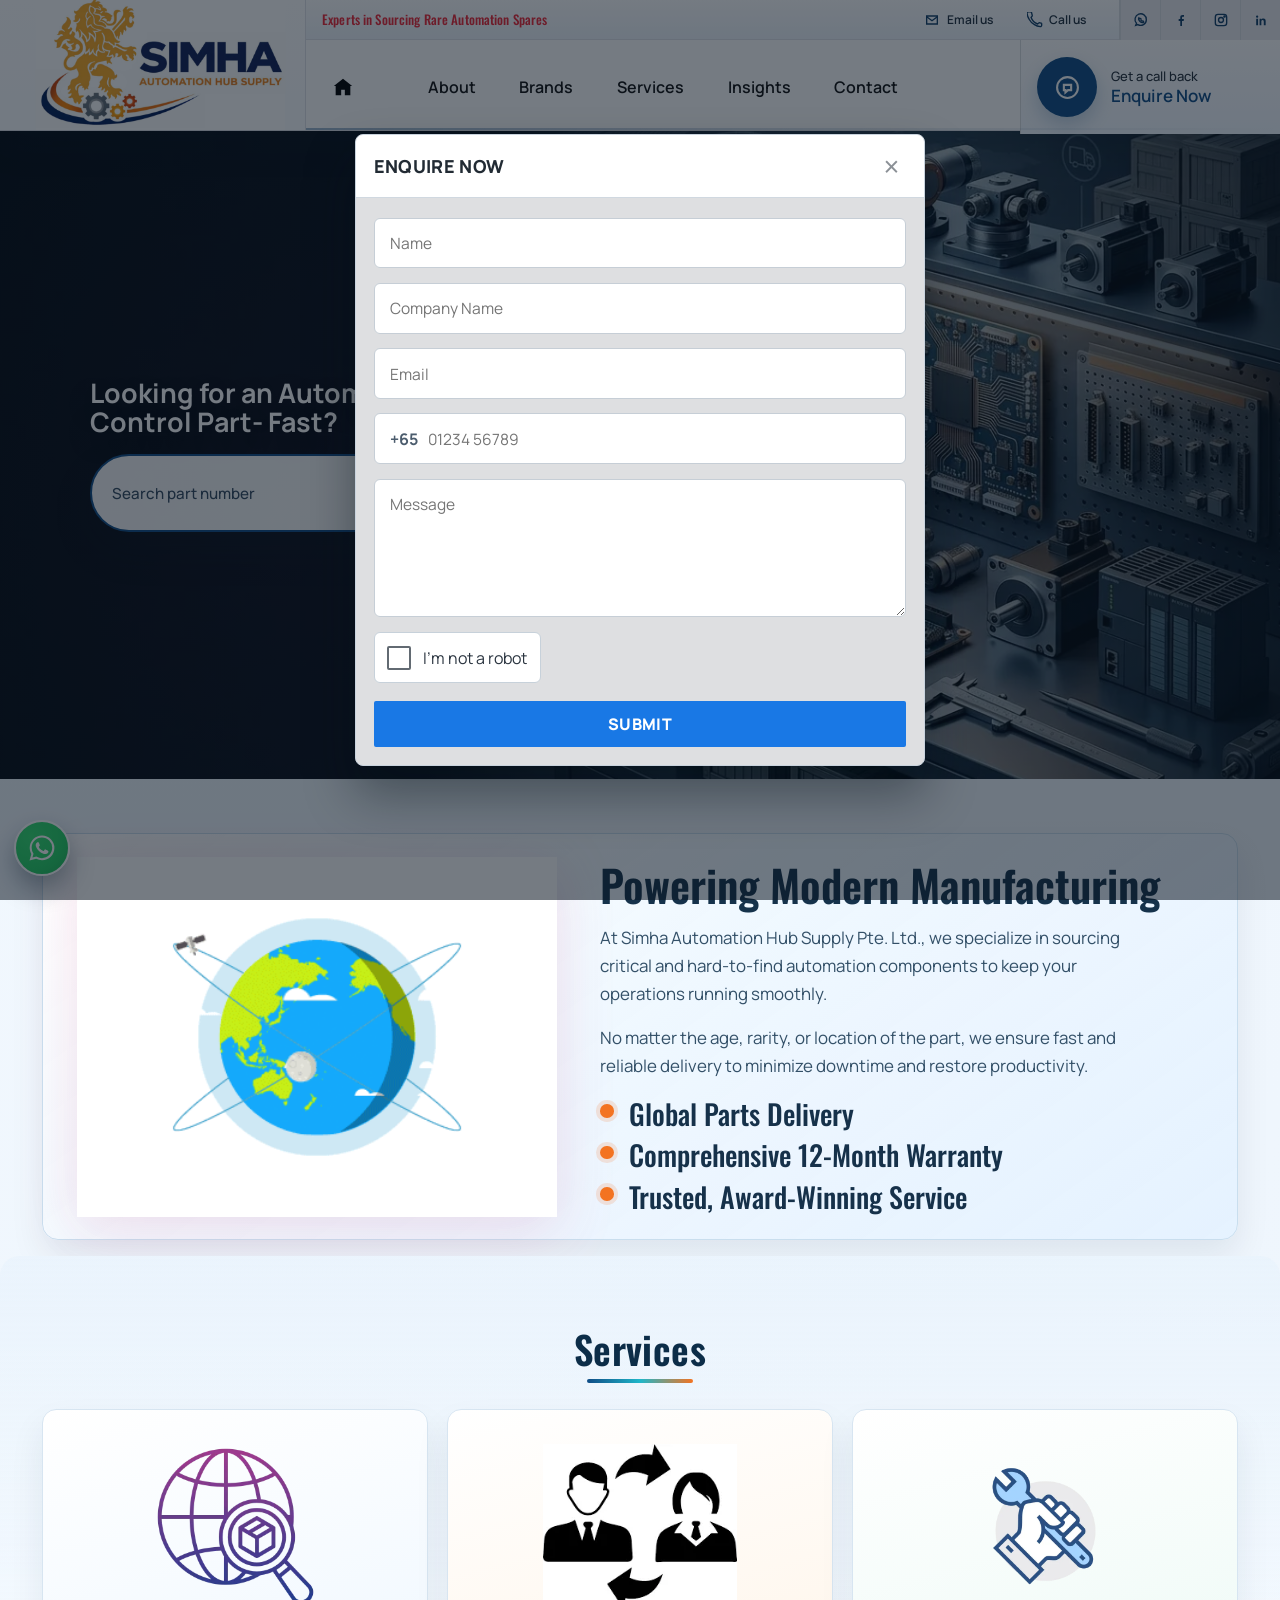
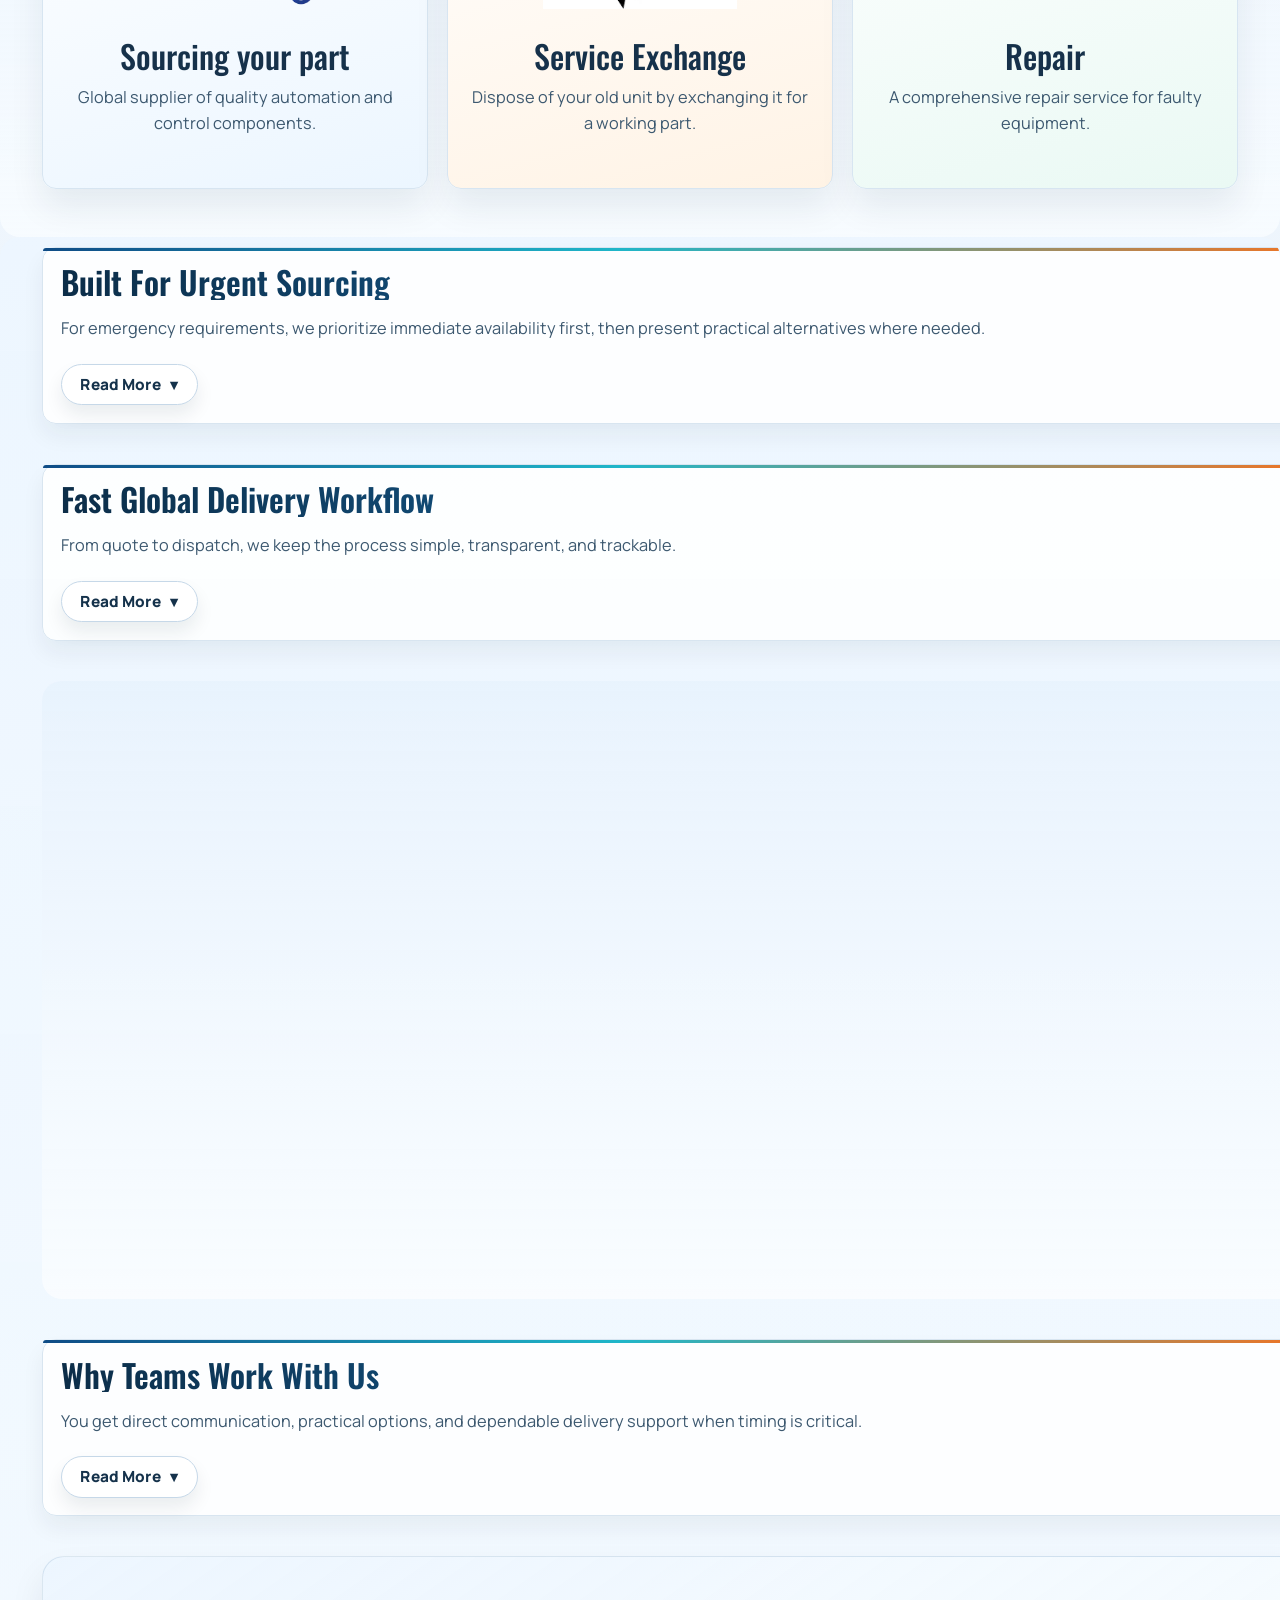
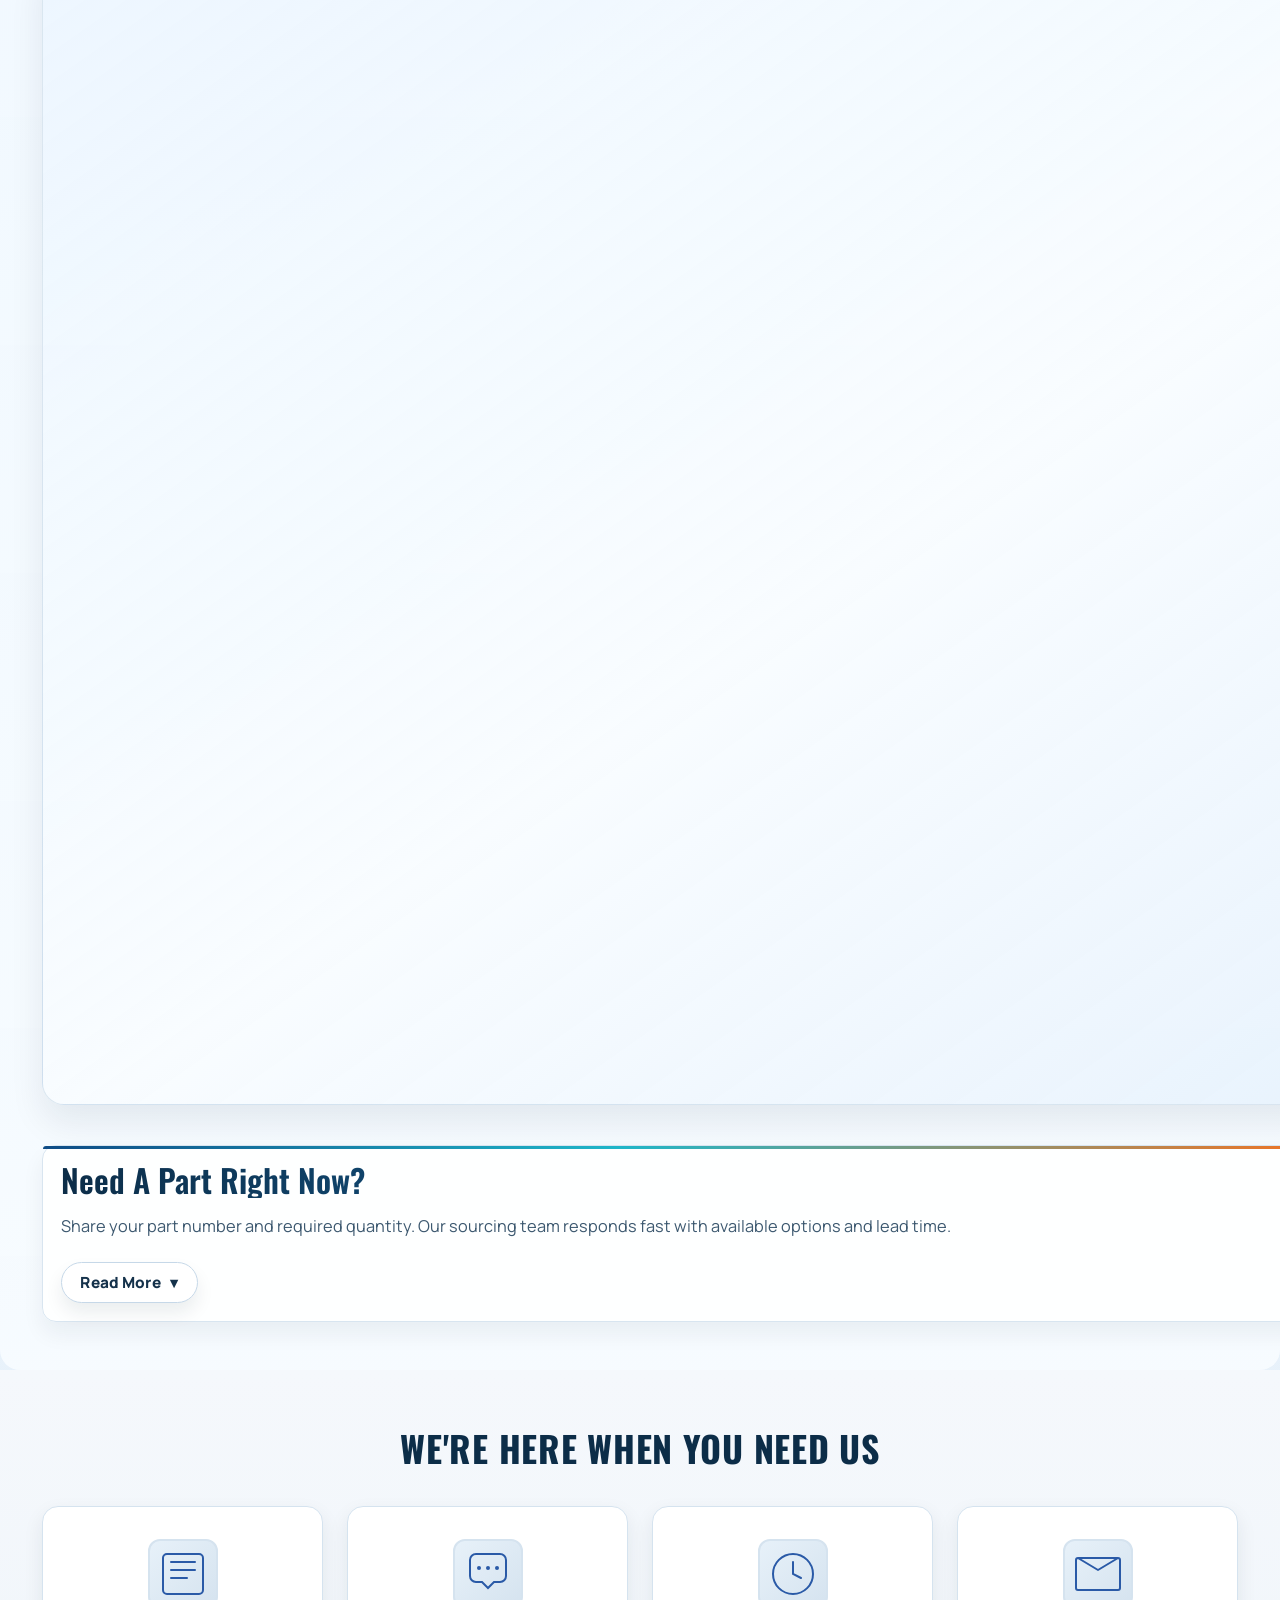
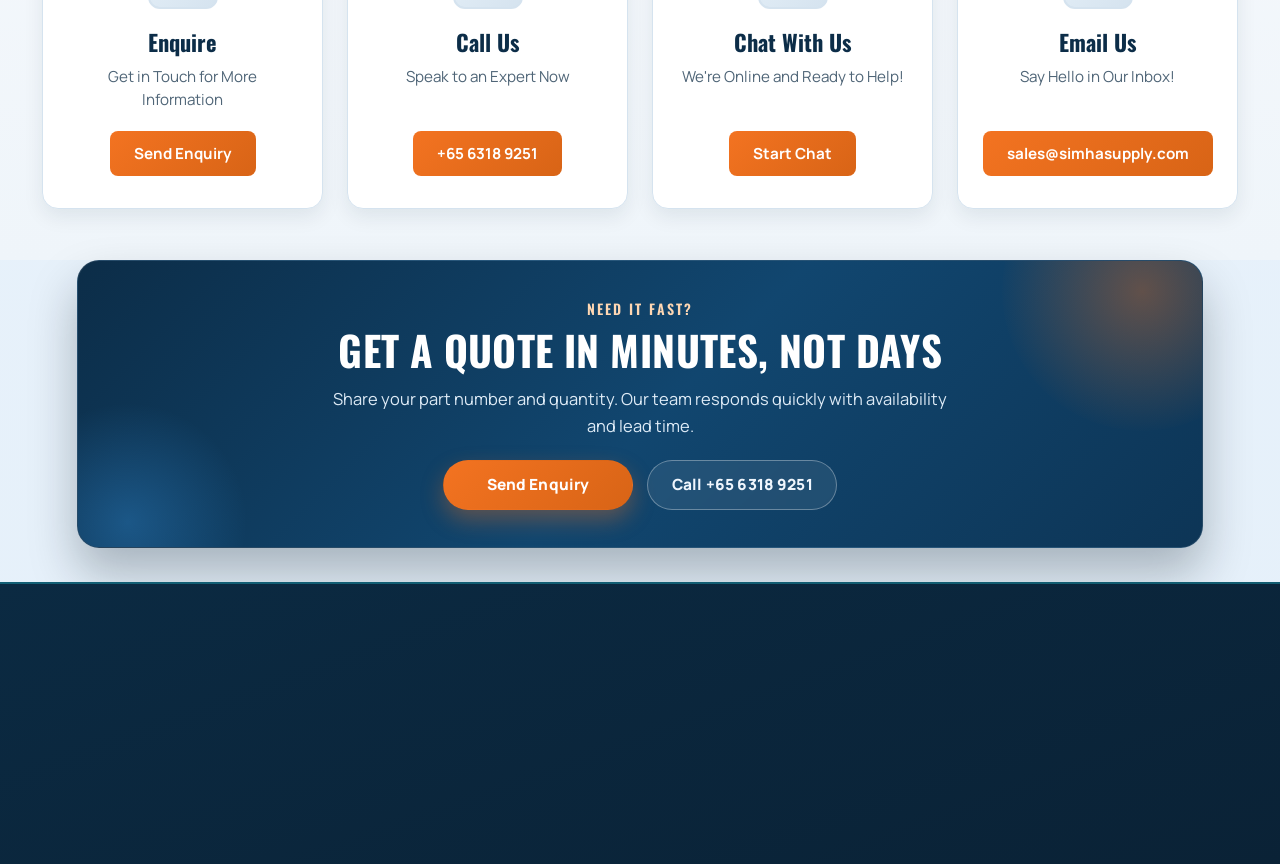
<file: index.html>
﻿<!DOCTYPE html>
<html lang="en">
<head>
    <meta charset="UTF-8">
    <meta name="viewport" content="width=device-width, initial-scale=1.0">
    <title>Simha Automation Hub Supply Pte. Ltd. | Need Automation Parts Fast?</title>
    <link rel="preconnect" href="https://fonts.googleapis.com">
    <link rel="preconnect" href="https://fonts.gstatic.com" crossorigin>
    <link rel="preload" as="image" href="images/banner-image.webp" fetchpriority="high">
    <link href="https://fonts.googleapis.com/css2?family=Oswald:wght@400;500;600;700&family=Manrope:wght@400;500;600;700&display=swap" rel="stylesheet">
    <link rel="stylesheet" href="./css/style.css?v=20260413a" onerror="this.onerror=null;this.href='/css/style.css?v=20260413a';">
    <link rel="icon" type="image/webp" href="images/logo.webp">
</head>
<body>
	<header class="aa-header" aria-label="Site header">
		<!-- Hamburger: visible on mobile only -->
		<button class="aa-hamburger menu-toggle" aria-label="Open navigation menu" aria-expanded="false" aria-controls="mobileMenu">
			<span class="aa-bar"></span>
			<span class="aa-bar"></span>
			<span class="aa-bar"></span>
		</button>

		<!-- Quick call CTA: visible on mobile only -->
		<a href="tel:+6563189251" class="aa-mobile-call" aria-label="Call us">
			<svg viewBox="0 0 24 24" fill="none" stroke="currentColor" stroke-width="2" aria-hidden="true"><path d="M22 16.92v3a2 2 0 0 1-2.18 2 19.9 19.9 0 0 1-8.63-3.07A19.5 19.5 0 0 1 3.15 10.8 19.9 19.9 0 0 1 .08 2.09 2 2 0 0 1 2.06-.09h3a2 2 0 0 1 2 1.72c.13 1.01.37 2.01.72 2.96a2 2 0 0 1-.45 2.11L6.04 8a16 16 0 0 0 10 10l1.3-1.3a2 2 0 0 1 2.11-.45c.95.35 1.95.59 2.96.72A2 2 0 0 1 22 16.92z"></path></svg>
		</a>

		<a href="index.html" class="aa-brand" aria-label="Simha Automation Hub Home">
            <img src="images/logo.webp" alt="Simha Automation Hub logo" class="aa-brand-logo" loading="eager" fetchpriority="high" decoding="async">
		</a>

		<div class="aa-top-strip">
			<p class="aa-tagline">Experts in Sourcing Rare Automation Spares</p>
			<div class="aa-top-actions" aria-label="Quick contact and social links">
				<a href="mailto:sales@simhasupply.com" class="aa-top-link" aria-label="Email us">
					<svg viewBox="0 0 24 24" fill="none" stroke="currentColor" stroke-width="2" aria-hidden="true"><path d="M4 6h16v12H4z"></path><path d="m4 7 8 6 8-6"></path></svg>
					<span>Email us</span>
				</a>
				<a href="tel:+6563189251" class="aa-top-link" aria-label="Call us">
					<svg viewBox="0 0 24 24" fill="none" stroke="currentColor" stroke-width="2" aria-hidden="true"><path d="M22 16.92v3a2 2 0 0 1-2.18 2 19.9 19.9 0 0 1-8.63-3.07A19.5 19.5 0 0 1 3.15 10.8 19.9 19.9 0 0 1 .08 2.09 2 2 0 0 1 2.06-.09h3a2 2 0 0 1 2 1.72c.13 1.01.37 2.01.72 2.96a2 2 0 0 1-.45 2.11L6.04 8a16 16 0 0 0 10 10l1.3-1.3a2 2 0 0 1 2.11-.45c.95.35 1.95.59 2.96.72A2 2 0 0 1 22 16.92z"></path></svg>
					<span>Call us</span>
				</a>
				<div class="aa-social-bar" aria-label="Social media">
					<a href="https://wa.me/6583619135" target="_blank" rel="noopener noreferrer" aria-label="WhatsApp" class="aa-social-link">
						<svg viewBox="0 0 24 24" fill="none" stroke="currentColor" stroke-width="2" aria-hidden="true"><path d="M20 11.5a8.5 8.5 0 0 1-12.75 7.36L4 20l1.2-3.1A8.5 8.5 0 1 1 20 11.5z"></path><path d="M9.8 9.9c.3-.4.5-.5.9-.3l1.2.6c.3.2.3.4.2.7l-.3.8c-.1.2 0 .3.1.5.3.4.8.9 1.4 1.3.2.1.4.2.6.1l.8-.3c.3-.1.5-.1.7.2l.6 1.1c.2.4.1.7-.3.9-.5.3-1.2.5-1.8.4-1.1-.1-2.1-.6-3-1.3a7.6 7.6 0 0 1-2.1-2.6c-.5-1-.6-2.1-.1-3.1z"></path></svg>
					</a>
					<a href="contact.html" aria-label="Facebook" class="aa-social-link">
						<svg viewBox="0 0 24 24" fill="currentColor" aria-hidden="true"><path d="M13.5 21v-7.5H16l.4-3h-2.9V8.7c0-.9.3-1.5 1.6-1.5h1.4V4.5c-.3 0-1.1-.1-2.1-.1-2.1 0-3.5 1.2-3.5 3.6v2.5H8.5v3h2.4V21z"></path></svg>
					</a>
					<a href="contact.html" aria-label="Instagram" class="aa-social-link">
						<svg viewBox="0 0 24 24" fill="none" stroke="currentColor" stroke-width="2" aria-hidden="true"><rect x="3.5" y="3.5" width="17" height="17" rx="4"></rect><circle cx="12" cy="12" r="3.7"></circle><circle cx="17.3" cy="6.7" r="1"></circle></svg>
					</a>
					<a href="contact.html" aria-label="LinkedIn" class="aa-social-link">
						<svg viewBox="0 0 24 24" fill="currentColor" aria-hidden="true"><path d="M6.2 8.8a1.7 1.7 0 1 1 0-3.4 1.7 1.7 0 0 1 0 3.4zM4.8 20V10h2.8v10zm5.1 0V10h2.7v1.4h.1c.4-.7 1.3-1.6 2.8-1.6 3 0 3.5 2 3.5 4.5V20h-2.8v-5.1c0-1.2 0-2.8-1.7-2.8s-2 1.3-2 2.7V20z"></path></svg>
					</a>
				</div>
			</div>
		</div>

		<div class="aa-main-row">
			<nav class="aa-nav" aria-label="Primary navigation">
				<a href="index.html" class="aa-home-link" aria-label="Home">
					<svg viewBox="0 0 24 24" fill="currentColor" aria-hidden="true"><path d="M12 3 2 11h2v10h6v-6h4v6h6V11h2z"></path></svg>
				</a>
                <div class="aa-nav-item">
                    <a href="about.html" class="aa-nav-link">About</a>
                    <div class="aa-nav-dropdown" aria-label="About links">
                        <a href="about.html">Company Profile</a>
                        <a href="about.html">Our Team</a>
                        <a href="contact.html">Global Reach</a>
                    </div>
                </div>
                <div class="aa-nav-item">
                    <a href="#" class="aa-nav-link">Brands</a>
                    <div class="aa-nav-dropdown" aria-label="Brands links">
                        <a href="abb.html">ABB</a>
                        <a href="fanuc.html">Fanuc</a>
                        <a href="indramat.html">Indramat</a>
                        <a href="mitsubishi.html">Mitsubishi</a>
                        <a href="schneider.html">Schneider</a>
                        <a href="siemens.html">Siemens</a>
                        <a href="contact.html">B&R</a>
                    </div>
                </div>
                <div class="aa-nav-item">
                    <a href="index.html#services" class="aa-nav-link">Services</a>
                    <div class="aa-nav-dropdown" aria-label="Services links">
                        <a href="index.html#services">Part Sourcing</a>
                        <a href="index.html#services">Service Exchange</a>
                        <a href="index.html#services">Repair Lab</a>
                    </div>
                </div>
                <div class="aa-nav-item">
                    <a href="index.html#blogs" class="aa-nav-link">Insights</a>
                    <div class="aa-nav-dropdown" aria-label="Insights links">
                        <a href="index.html#blogs">Spares Checklist</a>
                        <a href="index.html#blogs">Obsolescence Guide</a>
                        <a href="index.html#blogs">PM Planner</a>
                    </div>
                </div>
				<a href="contact.html" class="aa-nav-link">Contact</a>
			</nav>

			<div class="aa-main-actions">
				<a href="contact.html" class="aa-enquire-block" aria-label="Get a call back">
					<span class="aa-enquire-icon">
						<svg viewBox="0 0 24 24" fill="none" stroke="currentColor" stroke-width="2" aria-hidden="true"><circle cx="12" cy="12" r="10"></circle><path d="M8.5 9.5h7v5h-3l-2.5 2.2v-2.2h-1.5z"></path></svg>
					</span>
					<span class="aa-enquire-text">
						<small>Get a call back</small>
						<strong>Enquire Now</strong>
					</span>
				</a>
			</div>
		</div>
	</header>

	<section class="parts-hero reveal" data-animate="up" aria-label="Automation parts search banner">
		<div class="parts-hero-track" aria-live="polite">
			<article class="parts-slide is-active" aria-hidden="false">
                <img src="images/banner-image.webp" alt="Warehouse operator with automation inventory" loading="eager" fetchpriority="high" decoding="async">
			</article>
			<article class="parts-slide" aria-hidden="true">
                <img src="images/banner-image2.webp" alt="Industrial racks with packaged parts" loading="lazy" fetchpriority="low" decoding="async">
			</article>
			<article class="parts-slide" aria-hidden="true">
                <img src="images/banner-image3.webp" alt="Team inspecting stocked automation components" loading="lazy" fetchpriority="low" decoding="async">
			</article>
		</div>

		<div class="parts-hero-overlay"></div>

		<div class="parts-hero-content">
			<h2>
				<span>Looking for an Automation or</span>
				<span>Control Part- Fast?</span>
			</h2>
			<form class="parts-search" action="contact.html" method="get">
				<input type="search" name="part" placeholder="Search part number" aria-label="Search part number">
				<button type="submit" class="parts-search-btn" aria-label="Search">
					<svg viewBox="0 0 24 24" fill="none" stroke="currentColor" stroke-width="2" aria-hidden="true"><circle cx="11" cy="11" r="7"></circle><path d="m20 20-3.4-3.4"></path></svg>
				</button>
			</form>
		</div>

		<div class="parts-hero-dots" aria-label="Banner slides">
			<button type="button" class="parts-dot is-active" data-slide-index="0" aria-label="Show slide 1"></button>
			<button type="button" class="parts-dot" data-slide-index="1" aria-label="Show slide 2"></button>
			<button type="button" class="parts-dot" data-slide-index="2" aria-label="Show slide 3"></button>
		</div>
	</section>

    <section class="manufacturing-section reveal" data-animate="up" aria-label="Manufacturing made possible">
        <div class="manufacturing-grid">
            <div class="manufacturing-image-wrap">
                <img src="images/globe-GIF-source.webp" alt="Global automation delivery network" class="manufacturing-image" loading="lazy" fetchpriority="low" decoding="async">
            </div>

            <div class="manufacturing-content reveal" data-animate="right">
                <h2>Powering Modern Manufacturing</h2>
                <p>
At Simha Automation Hub Supply Pte. Ltd., we specialize in sourcing critical and hard-to-find automation components to keep your operations running smoothly.                </p>
                <p>
No matter the age, rarity, or location of the part, we ensure fast and reliable delivery to minimize downtime and restore productivity.                </p>

                <ul class="manufacturing-benefits">
                    <li>Global Parts Delivery</li>
                    
                    <li>Comprehensive 12-Month Warranty</li>
                    <li>Trusted, Award-Winning Service</li>
                </ul>
            </div>
        </div>
    </section>

    <section class="services-section reveal" data-animate="up" aria-label="Our key services" id="services">
        <h2>Services</h2>
        <div class="services-grid">
            <article class="service-card reveal" data-animate="up" style="--delay: 60ms;">
                <div class="service-card-inner">
                    <div class="service-card-front">
                        <div class="service-visual">
                            <img src="images/service1.webp" alt="Sourcing service illustration" class="service-image" loading="lazy" fetchpriority="low" decoding="async">
                        </div>
                        <h3>Sourcing your part</h3>
                        <p>Global supplier of quality automation and control components.</p>
                    </div>
                    <div class="service-card-back">
                        <h3>Global Parts Sourcing</h3>
                        <p>Fast identification and dispatch of genuine automation components for urgent breakdowns and planned stock replenishment.</p>
                        <ul class="service-back-list">
                            <li>Cross-brand component matching</li>
                            <li>Obsolete part replacement options</li>
                            <li>Worldwide dispatch support</li>
                        </ul>
                    </div>
                </div>
            </article>

            <article class="service-card reveal" data-animate="up" style="--delay: 140ms;">
                <div class="service-card-inner">
                    <div class="service-card-front">
                        <div class="service-visual">
                            <img src="images/service2.webp" alt="Service exchange illustration" class="service-image" loading="lazy" fetchpriority="low" decoding="async">
                        </div>
                        <h3>Service Exchange</h3>
                        <p>Dispose of your old unit by exchanging it for a working part.</p>
                    </div>
                    <div class="service-card-back">
                        <h3>Exchange Program</h3>
                        <p>Swap faulty units with tested replacements to reduce downtime and avoid long procurement cycles.</p>
                        <ul class="service-back-list">
                            <li>Bench-tested replacement units</li>
                            <li>Faster turnarounds than new orders</li>
                            <li>Cost-efficient maintenance model</li>
                        </ul>
                    </div>
                </div>
            </article>

            <article class="service-card reveal" data-animate="up" style="--delay: 220ms;">
                <div class="service-card-inner">
                    <div class="service-card-front">
                        <div class="service-visual">
                            <img src="images/service3.webp" alt="Repair service illustration" class="service-image" loading="lazy" fetchpriority="low" decoding="async">
                        </div>
                        <h3>Repair</h3>
                        <p>A comprehensive repair service for faulty equipment.</p>
                    </div>
                    <div class="service-card-back">
                        <h3>Precision Repair Lab</h3>
                        <p>Component-level diagnostics and restoration for drives, PLC modules, power supplies, and control boards.</p>
                        <ul class="service-back-list">
                            <li>Detailed fault analysis reports</li>
                            <li>Quality assurance test cycles</li>
                            <li>Warranty-backed repair output</li>
                        </ul>
                    </div>
                </div>
            </article>
        </div>
    </section>

   

   

    <!-- Content Section -->
    <section class="content-section reveal" data-animate="up" aria-label="Detailed automation solutions information">
        <div class="content-wrapper">
           
            <article class="content-block">
                <h2>Built For Urgent Sourcing</h2>
                <ul class="content-list">
                    <li>Obsolete and hard-to-find parts</li>
                    <li>Multi-brand sourcing from global stock points</li>
                    <li>Quick quote and clear lead-time updates</li>
                    <li>12-month warranty on supplied parts</li>
                </ul>
                <p>For emergency requirements, we prioritize immediate availability first, then present practical alternatives where needed.</p>
            </article>

          

            
            

            <article class="content-block">
                <h2>Fast Global Delivery Workflow</h2>
                <p>From quote to dispatch, we keep the process simple, transparent, and trackable.</p>
                <ul class="content-list">
                    <li>Rapid supplier verification</li>
                    <li>Secure export-ready packaging</li>
                    <li>Flexible international shipping lanes</li>
                    <li>Customs and documentation support</li>
                </ul>
                <p>You receive clear status updates at key checkpoints so planning and maintenance teams can align shutdown windows confidently.</p>
            </article>
             <section class="insights-section reveal" data-animate="up" aria-label="Automation insights and resources" id="blogs">
        <div class="insights-header reveal" data-animate="right">
            <p class="insights-kicker">Quick Tools</p>
            <h2>Maintenance Playbooks You Can Use Today</h2>
        </div>

        <div class="insights-slider reveal" data-animate="up" aria-label="Maintenance playbooks slider">
            <button class="insights-nav insights-nav-prev" type="button" aria-label="Previous playbook">
                <svg viewBox="0 0 24 24" fill="none" stroke="currentColor" stroke-width="2.4" aria-hidden="true"><path d="m15 18-6-6 6-6"></path></svg>
            </button>

            <div class="insights-viewport" tabindex="0" aria-label="Playbook cards">
                <div class="insights-track">
                    <article class="insight-card">
                        <div class="insight-media">
                            <img src="images/image5.webp" alt="Critical automation spares planning" class="insight-image" loading="lazy" fetchpriority="low" decoding="async">
                        </div>
                        <div class="insight-body">
                            <h3>Critical Spares Starter List For High-Risk Lines</h3>
                        </div>
                        <div class="insight-meta">
                            <span class="meta-item meta-author">3-min checklist</span>
                            <span class="meta-item meta-date">For maintenance teams</span>
                        </div>
                    </article>

                    <article class="insight-card">
                        <div class="insight-media">
                            <img src="images/image2.webp" alt="Lifecycle risk automation guide" class="insight-image" loading="lazy" fetchpriority="low" decoding="async">
                        </div>
                        <div class="insight-body">
                            <h3>Obsolescence Risk Scan Before It Becomes A Breakdown</h3>
                        </div>
                        <div class="insight-meta">
                            <span class="meta-item meta-author">Action template</span>
                            <span class="meta-item meta-date">Plan in one shift</span>
                        </div>
                    </article>

                    <article class="insight-card">
                        <div class="insight-media">
                            <img src="images/image3.webp" alt="Preventive maintenance planner" class="insight-image" loading="lazy" fetchpriority="low" decoding="async">
                        </div>
                        <div class="insight-body">
                            <h3>Preventive Maintenance Planner For PLC And Drive Systems</h3>
                        </div>
                        <div class="insight-meta">
                            <span class="meta-item meta-author">Ready-to-use format</span>
                            <span class="meta-item meta-date">Reduce unplanned stops</span>
                        </div>
                    </article>

                    <article class="insight-card">
                        <div class="insight-media">
                            <img src="images/image4.webp" alt="Downtime root cause tracking board" class="insight-image" loading="lazy" fetchpriority="low" decoding="async">
                        </div>
                        <div class="insight-body">
                            <h3>Downtime Root-Cause Log Template For Shift Leaders</h3>
                        </div>
                        <div class="insight-meta">
                            <span class="meta-item meta-author">Daily operations tool</span>
                            <span class="meta-item meta-date">Find repeat failures fast</span>
                        </div>
                    </article>

                    <article class="insight-card">
                        <div class="insight-media">
                            <img src="images/image1.webp" alt="Emergency spare escalation workflow" class="insight-image" loading="lazy" fetchpriority="low" decoding="async">
                        </div>
                        <div class="insight-body">
                            <h3>Emergency Spare Escalation Flow For Critical Breakdowns</h3>
                        </div>
                        <div class="insight-meta">
                            <span class="meta-item meta-author">Rapid response format</span>
                            <span class="meta-item meta-date">Escalate in under 10 minutes</span>
                        </div>
                    </article>
                </div>
            </div>

            <button class="insights-nav insights-nav-next" type="button" aria-label="Next playbook">
                <svg viewBox="0 0 24 24" fill="none" stroke="currentColor" stroke-width="2.4" aria-hidden="true"><path d="m9 6 6 6-6 6"></path></svg>
            </button>
        </div>

        <div class="insights-dots" aria-label="Playbook slider pagination"></div>

    </section>

            <article class="content-block">
                <h2>Why Teams Work With Us</h2>
                <p>You get direct communication, practical options, and dependable delivery support when timing is critical.</p>
                <p>We focus on response quality, not just response speed: clear part condition, honest timelines, and support until material reaches your site.</p>
            </article>

            
             <section class="support-section industries-showcase reveal" data-animate="up" aria-label="Industries we support">
        <div class="support-header reveal" data-animate="right">
            <h2>Industries We Support</h2>
            <p>
                We provide automation and control components for high-demand sectors where every production minute matters. Each solution is tailored to your process, urgency, and compliance needs.
            </p>
        </div>

        <div class="support-flow">
            <article class="support-row reveal" data-animate="up" style="--delay: 60ms;">
                <div class="support-media">
                    <img src="images/service1.webp" alt="Automotive automation components" class="support-image" loading="lazy" fetchpriority="low" decoding="async">
                </div>
                <div class="support-copy">
                    <h3>Automotive Manufacturing</h3>
                    <p>Fast replacement for PLCs, drives, and sensors to minimize unplanned line stoppages.</p>
                    <p>We help teams recover production quickly with tested parts and dispatch-focused support.</p>
                </div>
            </article>

            <article class="support-row support-row-reverse reveal" data-animate="up" style="--delay: 140ms;">
                <div class="support-media">
                    <img src="images/service2.webp" alt="Food and beverage production automation" class="support-image" loading="lazy" fetchpriority="low" decoding="async">
                </div>
                <div class="support-copy">
                    <h3>Food &amp; Beverage Processing</h3>
                    <p>Reliable sourcing for packaging lines, process controllers, and hygiene-compliant systems.</p>
                    <p>From mixers to fillers, we keep critical operations moving with dependable lead times.</p>
                </div>
            </article>

            <article class="support-row reveal" data-animate="up" style="--delay: 220ms;">
                <div class="support-media">
                    <img src="images/service3.webp" alt="Pharmaceutical automation operations" class="support-image" loading="lazy" fetchpriority="low" decoding="async">
                </div>
                <div class="support-copy">
                    <h3>Pharmaceutical Operations</h3>
                    <p>Precision component sourcing for validated environments where consistency and uptime are essential.</p>
                    <p>We support maintenance teams with quality-checked parts for compliant production continuity.</p>
                </div>
            </article>

            <article class="support-row support-row-reverse reveal" data-animate="up" style="--delay: 300ms;">
                <div class="support-media">
                    <img src="images/globe-GIF-source.webp" alt="Energy and utility automation network" class="support-image" loading="lazy" fetchpriority="low" decoding="async">
                </div>
                <div class="support-copy">
                    <h3>Energy &amp; Utilities</h3>
                    <p>Dependable components for monitoring, control, and protection systems in critical infrastructure.</p>
                    <p>Our global sourcing network helps maintain plant stability and reduce high-cost downtime events.</p>
                </div>
            </article>
        </div>
    </section>

            
            <article class="content-block">
                <h2>Need A Part Right Now?</h2>
                <p>Share your part number and required quantity. Our sourcing team responds fast with available options and lead time.</p>
                <p>Include brand, model, and urgency level in your enquiry so we can return accurate options faster.</p>
            </article>
        </div>

    </section>

    <!-- Contact CTA Section -->
    <section class="contact-cta-section reveal" data-animate="up" aria-label="Contact options when you need us">
        <h2>We're Here When You Need Us</h2>
        <div class="contact-cta-grid">
            <article class="contact-cta-card reveal" data-animate="up" style="--delay: 60ms;">
                <div class="contact-cta-icon">
                    <svg width="48" height="48" viewBox="0 0 48 48" fill="none" xmlns="http://www.w3.org/2000/svg">
                        <path d="M8 4H40C42.2091 4 44 5.79086 44 8V40C44 42.2091 42.2091 44 40 44H8C5.79086 44 4 42.2091 4 40V8C4 5.79086 5.79086 4 8 4Z" stroke="currentColor" stroke-width="2"/>
                        <path d="M12 12H36" stroke="currentColor" stroke-width="2" stroke-linecap="round"/>
                        <path d="M12 20H36" stroke="currentColor" stroke-width="2" stroke-linecap="round"/>
                        <path d="M12 28H28" stroke="currentColor" stroke-width="2" stroke-linecap="round"/>
                    </svg>
                </div>
                <h3>Enquire</h3>
                <p>Get in Touch for More Information</p>
                <a href="#" class="contact-cta-link" data-open-modal>Send Enquiry</a>
            </article>

            <article class="contact-cta-card reveal" data-animate="up" style="--delay: 140ms;">
                <div class="contact-cta-icon">
                    <svg width="48" height="48" viewBox="0 0 48 48" fill="none" xmlns="http://www.w3.org/2000/svg">
                        <path d="M36 4C39.3137 4 42 6.68629 42 10V26C42 29.3137 39.3137 32 36 32H30L24 38L18 32H12C8.68629 32 6 29.3137 6 26V10C6 6.68629 8.68629 4 12 4H36Z" stroke="currentColor" stroke-width="2"/>
                        <circle cx="15" cy="18" r="2" fill="currentColor"/>
                        <circle cx="24" cy="18" r="2" fill="currentColor"/>
                        <circle cx="33" cy="18" r="2" fill="currentColor"/>
                    </svg>
                </div>
                <h3>Call Us</h3>
                <p>Speak to an Expert Now</p>
                <a href="tel:+6563189251" class="contact-cta-link">+65 6318 9251</a>
            </article>

            <article class="contact-cta-card reveal" data-animate="up" style="--delay: 220ms;">
                <div class="contact-cta-icon">
                    <svg width="48" height="48" viewBox="0 0 48 48" fill="none" xmlns="http://www.w3.org/2000/svg">
                        <path d="M24 44C35.0457 44 44 35.0457 44 24C44 12.9543 35.0457 4 24 4C12.9543 4 4 12.9543 4 24C4 35.0457 12.9543 44 24 44Z" stroke="currentColor" stroke-width="2"/>
                        <path d="M24 12V24L32 28" stroke="currentColor" stroke-width="2" stroke-linecap="round"/>
                    </svg>
                </div>
                <h3>Chat With Us</h3>
                <p>We're Online and Ready to Help!</p>
                <a href="#" class="contact-cta-link">Start Chat</a>
            </article>

            <article class="contact-cta-card reveal" data-animate="up" style="--delay: 300ms;">
                <div class="contact-cta-icon">
                    <svg width="48" height="48" viewBox="0 0 48 48" fill="none" xmlns="http://www.w3.org/2000/svg">
                        <path d="M4 8L24 20L44 8M4 40H44C45.1046 40 46 39.1046 46 38V10C46 8.89543 45.1046 8 44 8H4C2.89543 8 2 8.89543 2 10V38C2 39.1046 2.89543 40 4 40Z" stroke="currentColor" stroke-width="2" stroke-linejoin="round"/>
                    </svg>
                </div>
                <h3>Email Us</h3>
                <p>Say Hello in Our Inbox!</p>
                <a href="mailto:sales@simhasupply.com" class="contact-cta-link">sales@simhasupply.com</a>
            </article>
        </div>
    </section>

    <section class="final-cta-section reveal" data-animate="up" aria-label="Quick enquiry call to action">
        <div class="final-cta-inner">
            <p class="final-cta-kicker">Need It Fast?</p>
            <h2>Get A Quote In Minutes, Not Days</h2>
            <p class="final-cta-copy">Share your part number and quantity. Our team responds quickly with availability and lead time.</p>
            <div class="final-cta-actions">
                <a href="contact.html" class="final-cta-btn final-cta-btn-primary">Send Enquiry</a>
                <a href="tel:+6563189251" class="final-cta-btn final-cta-btn-secondary">Call +65 6318 9251</a>
            </div>
        </div>
    </section>

    <!-- banner  -->
   <!-- footer -->
    <footer class="site-footer reveal" data-animate="up">
        <section class="footer-grid">
            <div class="footer-brand-block">
                <a href="index.html" class="footer-brand-logo-link" aria-label="Simha Automation Hub Home">
                    <img src="images/logo2.webp" alt="Simha Automation Hub logo" class="footer-logo" loading="lazy" fetchpriority="low" decoding="async">
                </a>
            </div>

            <div class="footer-col">
                <h3>Company</h3>
                <a href="about.html">About Us</a>
                <a href="contact.html">Contact</a>
                <a href="Faq.html">FAQ</a>
            </div>

            <div class="footer-col">
                <h3>Support</h3>
                <a href="contact.html">Urgent Enquiry</a>
                <a href="contact.html">Lead Time Check</a>
                <a href="contact.html">Part Sourcing</a>
            </div>

            <div class="footer-col">
                <h3>Reach Us</h3>
                <a href="tel:+6563189251">+65 6318 9251</a>
                <a href="mailto:sales@simhasupply.com">sales@simhasupply.com</a>
                <address class="footer-address">101 Kitchener Road, #03-44,<br>Jalan Besar Plaza,<br>Singapore 208511</address>
            </div>
        </section>

        <section class="footer-bottom">
            <p>© 2026 Simha Automation Hub Supply Pte. Ltd. All rights reserved.</p>
            <p>Global delivery | Immediate dispatch | 12-month warranty</p>
        </section>
    </footer>

    <div class="enquiry-modal" id="enquiryModal" aria-hidden="true">
        <button class="enquiry-backdrop" type="button" data-close-modal aria-label="Close enquiry popup"></button>
        <section class="enquiry-dialog" role="dialog" aria-modal="true" aria-labelledby="enquiryTitle">
            <header class="enquiry-header">
                <h2 id="enquiryTitle">ENQUIRE NOW</h2>
                <button class="enquiry-close" type="button" data-close-modal aria-label="Close">&times;</button>
            </header>

            <form class="enquiry-form" id="enquiryForm">
                <input type="text" name="name" placeholder="Name" required>
                <input type="text" name="company" placeholder="Company Name" required>
                <input type="email" name="email" placeholder="Email" required>

                <div class="enquiry-phone-wrap">
                    <span class="enquiry-country">+65</span>
                    <input type="tel" name="phone" placeholder="01234 56789" required>
                </div>

                <textarea name="message" placeholder="Message" rows="5" required></textarea>

                <div class="enquiry-captcha" aria-hidden="true">
                    <span class="captcha-box"></span>
                    <span>I'm not a robot</span>
                </div>

                <button type="submit" class="enquiry-submit">SUBMIT</button>
            </form>
        </section>
    </div>
    <!-- Mobile drawer menu -->
    <div class="aa-mobile-menu" id="mobileMenu" aria-hidden="true">
        <button class="aa-mobile-backdrop" data-close-mobile-menu aria-label="Close menu"></button>
        <div class="aa-mobile-panel">

            <div class="aa-mobile-panel-head">
                <a href="index.html" class="aa-mobile-panel-logo-link" aria-label="Home">
                    <img src="images/logo.webp" alt="Simha Automation Hub logo" class="aa-mobile-panel-logo" loading="lazy" fetchpriority="low" decoding="async">
                </a>
                <button class="aa-mobile-close" data-close-mobile-menu aria-label="Close menu">
                    <svg viewBox="0 0 24 24" fill="none" stroke="currentColor" stroke-width="2.5" aria-hidden="true"><path d="M18 6 6 18M6 6l12 12"/></svg>
                </button>
            </div>

            <div class="aa-mobile-util">
                <p class="aa-mobile-tagline">Experts in Sourcing Rare Automation Spares</p>
                <div class="aa-mobile-util-links">
                    <a href="mailto:sales@simhasupply.com" class="aa-mobile-util-link">
                        <svg viewBox="0 0 24 24" fill="none" stroke="currentColor" stroke-width="2" aria-hidden="true"><path d="M4 6h16v12H4z"></path><path d="m4 7 8 6 8-6"></path></svg>
                        <span>sales@simhasupply.com</span>
                    </a>
                    <a href="tel:+6563189251" class="aa-mobile-util-link">
                        <svg viewBox="0 0 24 24" fill="none" stroke="currentColor" stroke-width="2" aria-hidden="true"><path d="M22 16.92v3a2 2 0 0 1-2.18 2 19.9 19.9 0 0 1-8.63-3.07A19.5 19.5 0 0 1 3.15 10.8 19.9 19.9 0 0 1 .08 2.09 2 2 0 0 1 2.06-.09h3a2 2 0 0 1 2 1.72c.13 1.01.37 2.01.72 2.96a2 2 0 0 1-.45 2.11L6.04 8a16 16 0 0 0 10 10l1.3-1.3a2 2 0 0 1 2.11-.45c.95.35 1.95.59 2.96.72A2 2 0 0 1 22 16.92z"></path></svg>
                        <span>+65 6318 9251</span>
                    </a>
                </div>
                <div class="aa-mobile-social">
                    <a href="https://wa.me/6583619135" target="_blank" rel="noopener noreferrer" aria-label="WhatsApp" class="aa-mobile-social-link">
                        <svg viewBox="0 0 24 24" fill="none" stroke="currentColor" stroke-width="2" aria-hidden="true"><path d="M20 11.5a8.5 8.5 0 0 1-12.75 7.36L4 20l1.2-3.1A8.5 8.5 0 1 1 20 11.5z"></path><path d="M9.8 9.9c.3-.4.5-.5.9-.3l1.2.6c.3.2.3.4.2.7l-.3.8c-.1.2 0 .3.1.5.3.4.8.9 1.4 1.3.2.1.4.2.6.1l.8-.3c.3-.1.5-.1.7.2l.6 1.1c.2.4.1.7-.3.9-.5.3-1.2.5-1.8.4-1.1-.1-2.1-.6-3-1.3a7.6 7.6 0 0 1-2.1-2.6c-.5-1-.6-2.1-.1-3.1z"></path></svg>
                    </a>
                    <a href="contact.html" aria-label="Facebook" class="aa-mobile-social-link">
                        <svg viewBox="0 0 24 24" fill="currentColor" aria-hidden="true"><path d="M13.5 21v-7.5H16l.4-3h-2.9V8.7c0-.9.3-1.5 1.6-1.5h1.4V4.5c-.3 0-1.1-.1-2.1-.1-2.1 0-3.5 1.2-3.5 3.6v2.5H8.5v3h2.4V21z"></path></svg>
                    </a>
                    <a href="contact.html" aria-label="Instagram" class="aa-mobile-social-link">
                        <svg viewBox="0 0 24 24" fill="none" stroke="currentColor" stroke-width="2" aria-hidden="true"><rect x="3.5" y="3.5" width="17" height="17" rx="4"></rect><circle cx="12" cy="12" r="3.7"></circle><circle cx="17.3" cy="6.7" r="1"></circle></svg>
                    </a>
                    <a href="contact.html" aria-label="LinkedIn" class="aa-mobile-social-link">
                        <svg viewBox="0 0 24 24" fill="currentColor" aria-hidden="true"><path d="M6.2 8.8a1.7 1.7 0 1 1 0-3.4 1.7 1.7 0 0 1 0 3.4zM4.8 20V10h2.8v10zm5.1 0V10h2.7v1.4h.1c.4-.7 1.3-1.6 2.8-1.6 3 0 3.5 2 3.5 4.5V20h-2.8v-5.1c0-1.2 0-2.8-1.7-2.8s-2 1.3-2 2.7V20z"></path></svg>
                    </a>
                </div>
            </div>

            <nav class="aa-mobile-nav" aria-label="Mobile primary navigation">
                <a href="index.html" class="aa-mobile-nav-link">
                    <svg viewBox="0 0 24 24" fill="currentColor" aria-hidden="true"><path d="M12 3 2 11h2v10h6v-6h4v6h6V11h2z"></path></svg>
                    <span>Home</span>
                </a>
                <a href="about.html" class="aa-mobile-nav-link">About</a>
                <a href="index.html" class="aa-mobile-nav-link">Brands</a>
                <a href="index.html#services" class="aa-mobile-nav-link">Services</a>
                <a href="index.html#blogs" class="aa-mobile-nav-link">Insights</a>
                <a href="contact.html" class="aa-mobile-nav-link">Contact</a>
            </nav>

            <div class="aa-mobile-panel-footer">
                <a href="contact.html" class="aa-mobile-cta">
                    <svg viewBox="0 0 24 24" fill="none" stroke="currentColor" stroke-width="2" aria-hidden="true"><circle cx="12" cy="12" r="10"></circle><path d="M8.5 9.5h7v5h-3l-2.5 2.2v-2.2h-1.5z"></path></svg>
                    <span>Enquire Now</span>
                </a>
            </div>

        </div>
    </div>

    <script defer src="js/script.js?v=20260413a"></script>
</body>
</html>
</file>
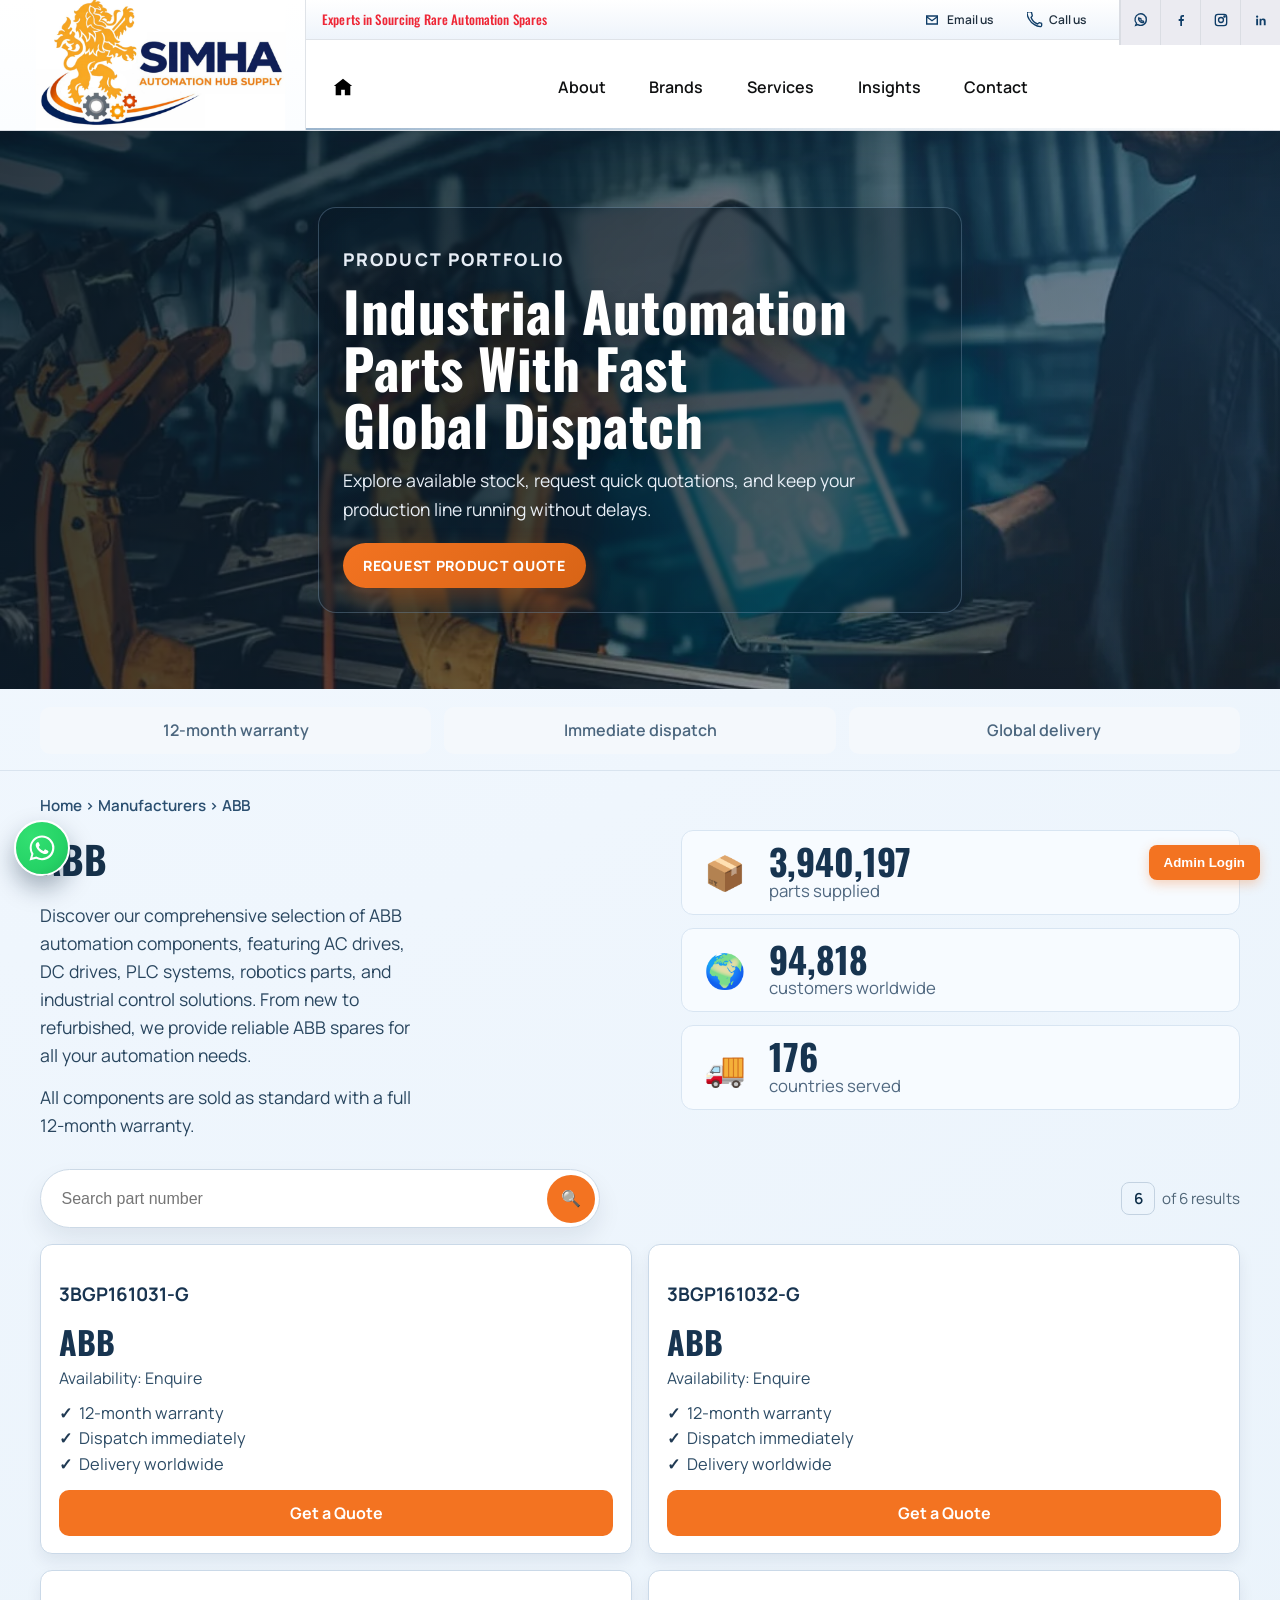
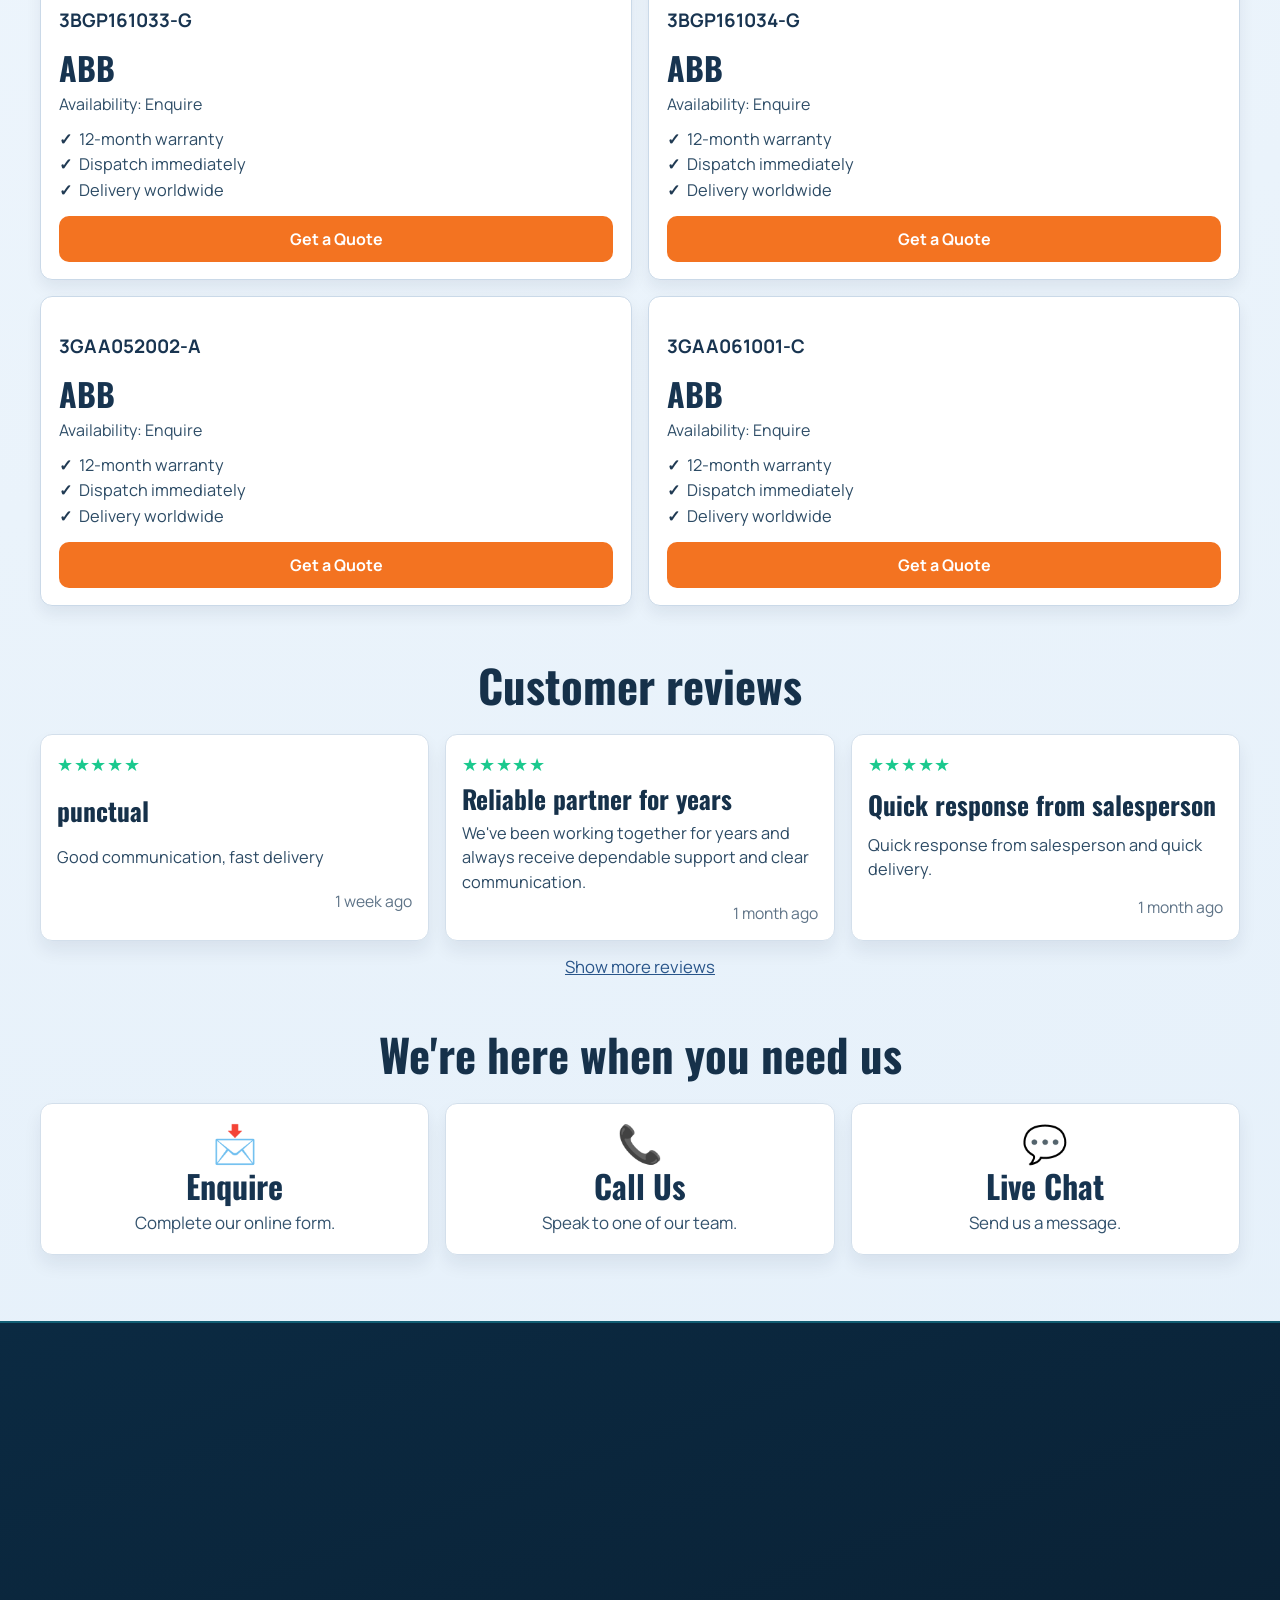
<file: abb.html>
﻿<!DOCTYPE html>
<html lang="en">
<head>
    <meta charset="UTF-8">
    <meta name="viewport" content="width=device-width, initial-scale=1.0">
    <title>ABB - Products | Simha Automation Hub</title>
    <link rel="preconnect" href="https://fonts.googleapis.com">
    <link rel="preconnect" href="https://fonts.gstatic.com" crossorigin>
    <link href="https://fonts.googleapis.com/css2?family=Oswald:wght@400;500;600;700&family=Manrope:wght@400;500;600;700&display=swap" rel="stylesheet">
    <link rel="stylesheet" href="./css/style.css?v=20260413a" onerror="this.onerror=null;this.href='/css/style.css?v=20260413a';">
    <link rel="icon" type="image/webp" href="images/logo.webp">
</head>
<body>
    <header class="aa-header" aria-label="Site header">
        <!-- Hamburger: visible on mobile only -->
        <button class="aa-hamburger menu-toggle" aria-label="Open navigation menu" aria-expanded="false" aria-controls="mobileMenu">
            <span class="aa-bar"></span>
            <span class="aa-bar"></span>
            <span class="aa-bar"></span>
        </button>

        <!-- Quick call CTA: visible on mobile only -->
        <a href="tel:+6563189251" class="aa-mobile-call" aria-label="Call us">
            <svg viewBox="0 0 24 24" fill="none" stroke="currentColor" stroke-width="2" aria-hidden="true"><path d="M22 16.92v3a2 2 0 0 1-2.18 2 19.9 19.9 0 0 1-8.63-3.07A19.5 19.5 0 0 1 3.15 10.8 19.9 19.9 0 0 1 .08 2.09 2 2 0 0 1 2.06-.09h3a2 2 0 0 1 2 1.72c.13 1.01.37 2.01.72 2.96a2 2 0 0 1-.45 2.11L6.04 8a16 16 0 0 0 10 10l1.3-1.3a2 2 0 0 1 2.11-.45c.95.35 1.95.59 2.96.72A2 2 0 0 1 22 16.92z"></path></svg>
        </a>

        <a href="index.html" class="aa-brand" aria-label="Simha Automation Hub Home">
            <img src="images/logo.webp" alt="Simha Automation Hub logo" class="aa-brand-logo">
        </a>

        <div class="aa-top-strip">
            <p class="aa-tagline">Experts in Sourcing Rare Automation Spares</p>
            <div class="aa-top-actions" aria-label="Quick contact and social links">
                <a href="mailto:sales@simhasupply.com" class="aa-top-link" aria-label="Email us">
                    <svg viewBox="0 0 24 24" fill="none" stroke="currentColor" stroke-width="2" aria-hidden="true"><path d="M4 6h16v12H4z"></path><path d="m4 7 8 6 8-6"></path></svg>
                    <span>Email us</span>
                </a>
                <a href="tel:+6563189251" class="aa-top-link" aria-label="Call us">
                    <svg viewBox="0 0 24 24" fill="none" stroke="currentColor" stroke-width="2" aria-hidden="true"><path d="M22 16.92v3a2 2 0 0 1-2.18 2 19.9 19.9 0 0 1-8.63-3.07A19.5 19.5 0 0 1 3.15 10.8 19.9 19.9 0 0 1 .08 2.09 2 2 0 0 1 2.06-.09h3a2 2 0 0 1 2 1.72c.13 1.01.37 2.01.72 2.96a2 2 0 0 1-.45 2.11L6.04 8a16 16 0 0 0 10 10l1.3-1.3a2 2 0 0 1 2.11-.45c.95.35 1.95.59 2.96.72A2 2 0 0 1 22 16.92z"></path></svg>
                    <span>Call us</span>
                </a>
                <div class="aa-social-bar" aria-label="Social media">
                    <a href="https://wa.me/6583619135" target="_blank" rel="noopener noreferrer" aria-label="WhatsApp" class="aa-social-link">
                        <svg viewBox="0 0 24 24" fill="none" stroke="currentColor" stroke-width="2" aria-hidden="true"><path d="M20 11.5a8.5 8.5 0 0 1-12.75 7.36L4 20l1.2-3.1A8.5 8.5 0 1 1 20 11.5z"></path><path d="M9.8 9.9c.3-.4.5-.5.9-.3l1.2.6c.3.2.3.4.2.7l-.3.8c-.1.2 0 .3.1.5.3.4.8.9 1.4 1.3.2.1.4.2.6.1l.8-.3c.3-.1.5-.1.7.2l.6 1.1c.2.4.1.7-.3.9-.5.3-1.2.5-1.8.4-1.1-.1-2.1-.6-3-1.3a7.6 7.6 0 0 1-2.1-2.6c-.5-1-.6-2.1-.1-3.1z"></path></svg>
                    </a>
                    <a href="contact.html" aria-label="Facebook" class="aa-social-link">
                        <svg viewBox="0 0 24 24" fill="currentColor" aria-hidden="true"><path d="M13.5 21v-7.5H16l.4-3h-2.9V8.7c0-.9.3-1.5 1.6-1.5h1.4V4.5c-.3 0-1.1-.1-2.1-.1-2.1 0-3.5 1.2-3.5 3.6v2.5H8.5v3h2.4V21z"></path></svg>
                    </a>
                    <a href="contact.html" aria-label="Instagram" class="aa-social-link">
                        <svg viewBox="0 0 24 24" fill="none" stroke="currentColor" stroke-width="2" aria-hidden="true"><rect x="3.5" y="3.5" width="17" height="17" rx="4"></rect><circle cx="12" cy="12" r="3.7"></circle><circle cx="17.3" cy="6.7" r="1"></circle></svg>
                    </a>
                    <a href="contact.html" aria-label="LinkedIn" class="aa-social-link">
                        <svg viewBox="0 0 24 24" fill="currentColor" aria-hidden="true"><path d="M6.2 8.8a1.7 1.7 0 1 1 0-3.4 1.7 1.7 0 0 1 0 3.4zM4.8 20V10h2.8v10zm5.1 0V10h2.7v1.4h.1c.4-.7 1.3-1.6 2.8-1.6 3 0 3.5 2 3.5 4.5V20h-2.8v-5.1c0-1.2 0-2.8-1.7-2.8s-2 1.3-2 2.7V20z"></path></svg>
                    </a>
                </div>
            </div>
        </div>

        <div class="aa-main-row">
            <nav class="aa-nav" aria-label="Primary navigation">
                <a href="index.html" class="aa-home-link" aria-label="Home">
                    <svg viewBox="0 0 24 24" fill="currentColor" aria-hidden="true"><path d="M12 3 2 11h2v10h6v-6h4v6h6V11h2z"></path></svg>
                </a>
                <div class="aa-nav-item">
                    <a href="about.html" class="aa-nav-link">About</a>
                    <div class="aa-nav-dropdown" aria-label="About links">
                        <a href="about.html">Company Profile</a>
                        <a href="about.html">Our Team</a>
                        <a href="contact.html">Global Reach</a>
                    </div>
                </div>
                <div class="aa-nav-item">
                    <a href="#" class="aa-nav-link">Brands</a>
                    <div class="aa-nav-dropdown" aria-label="Brands links">
                        <a href="abb.html">ABB</a>
                        <a href="fanuc.html">Fanuc</a>
                        <a href="indramat.html">Indramat</a>
                        <a href="mitsubishi.html">Mitsubishi</a>
                        <a href="schneider.html">Schneider</a>
                        <a href="siemens.html">Siemens</a>
                        <a href="br.html">B&R</a>
                    </div>
                </div>
                <div class="aa-nav-item">
                    <a href="index.html#services" class="aa-nav-link">Services</a>
                    <div class="aa-nav-dropdown" aria-label="Services links">
                        <a href="index.html#services">Part Sourcing</a>
                        <a href="index.html#services">Service Exchange</a>
                        <a href="index.html#services">Repair Lab</a>
                    </div>
                </div>
                <div class="aa-nav-item">
                    <a href="index.html#blogs" class="aa-nav-link">Insights</a>
                    <div class="aa-nav-dropdown" aria-label="Insights links">
                        <a href="index.html#blogs">Spares Checklist</a>
                        <a href="index.html#blogs">Obsolescence Guide</a>
                        <a href="index.html#blogs">PM Planner</a>
                    </div>
                </div>
                <a href="contact.html" class="aa-nav-link">Contact</a>
            </nav>

          
        </div>
    </header>

    <section class="product-video-banner" aria-label="Product page video banner">
        <video class="product-video" autoplay muted loop playsinline poster="images/banner1.webp">
            <source src="https://videos.pexels.com/video-files/3130284/3130284-uhd_2560_1440_25fps.mp4" type="video/mp4">
        </video>
        <div class="product-video-overlay"></div>
        <div class="product-video-content">
            <p class="product-kicker">Product Portfolio</p>
            <h1>Industrial Automation Parts With Fast Global Dispatch</h1>
            <p>Explore available stock, request quick quotations, and keep your production line running without delays.</p>
            <a href="contact.html" class="product-banner-cta">Request Product Quote</a>
        </div>
    </section>

    <section class="prod-trust-strip reveal" data-animate="up" aria-label="Key service highlights">
        <p>12-month warranty</p>
        <p>Immediate dispatch</p>
        <p>Global delivery</p>
    </section>

    <section class="prod-abb-overview reveal" data-animate="up" aria-label="ABB overview">
        <p class="prod-breadcrumb">Home &gt; Manufacturers &gt; ABB</p>
        <div class="prod-abb-grid">
            <article class="prod-abb-copy reveal" data-animate="right">
                <h2>ABB</h2>
                <p>Discover our comprehensive selection of ABB automation components, featuring AC drives, DC drives, PLC systems, robotics parts, and industrial control solutions. From new to refurbished, we provide reliable ABB spares for all your automation needs.</p>
                <p>All components are sold as standard with a full 12-month warranty.</p>
            </article>
            <div class="prod-abb-stats reveal" data-animate="up">
                <article>
                    <span class="prod-stat-icon" aria-hidden="true">📦</span>
                    <div><strong>3,940,197</strong><small>parts supplied</small></div>
                </article>
                <article>
                    <span class="prod-stat-icon" aria-hidden="true">🌍</span>
                    <div><strong>94,818</strong><small>customers worldwide</small></div>
                </article>
                <article>
                    <span class="prod-stat-icon" aria-hidden="true">🚚</span>
                    <div><strong>176</strong><small>countries served</small></div>
                </article>
            </div>
        </div>
    </section>

    <section class="prod-catalog reveal" data-animate="up" aria-label="ABB part catalog">
        <div class="prod-search-row">
                <form class="prod-search" data-filter-form>
                <input type="search" name="part" placeholder="Search part number" aria-label="Search part number">
                <button type="button" aria-label="Search">🔍</button>
            </form>
            <p class="prod-results-count"><span>8</span> of 442,736 results</p>
        </div>

        <div class="prod-cards-grid">
            <article class="prod-part-card reveal" data-animate="up"><h3>3BGP161031-G</h3><h4>ABB</h4><p>Availability: Enquire</p><ul><li>12-month warranty</li><li>Dispatch immediately</li><li>Delivery worldwide</li></ul><a href="contact.html">Get a Quote</a></article>
            <article class="prod-part-card reveal" data-animate="up"><h3>3BGP161032-G</h3><h4>ABB</h4><p>Availability: Enquire</p><ul><li>12-month warranty</li><li>Dispatch immediately</li><li>Delivery worldwide</li></ul><a href="contact.html">Get a Quote</a></article>
            <article class="prod-part-card reveal" data-animate="up"><h3>3BGP161033-G</h3><h4>ABB</h4><p>Availability: Enquire</p><ul><li>12-month warranty</li><li>Dispatch immediately</li><li>Delivery worldwide</li></ul><a href="contact.html">Get a Quote</a></article>
            <article class="prod-part-card reveal" data-animate="up"><h3>3BGP161034-G</h3><h4>ABB</h4><p>Availability: Enquire</p><ul><li>12-month warranty</li><li>Dispatch immediately</li><li>Delivery worldwide</li></ul><a href="contact.html">Get a Quote</a></article>
            <article class="prod-part-card reveal" data-animate="up"><h3>3GAA052002-A</h3><h4>ABB</h4><p>Availability: Enquire</p><ul><li>12-month warranty</li><li>Dispatch immediately</li><li>Delivery worldwide</li></ul><a href="contact.html">Get a Quote</a></article>
            <article class="prod-part-card reveal" data-animate="up"><h3>3GAA061001-C</h3><h4>ABB</h4><p>Availability: Enquire</p><ul><li>12-month warranty</li><li>Dispatch immediately</li><li>Delivery worldwide</li></ul><a href="contact.html">Get a Quote</a></article>
        </div>

        <div class="prod-pagination" aria-label="Pagination">
            <button type="button" class="is-active">1</button>
            <button type="button">2</button>
            <button type="button">3</button>
            <button type="button">4</button>
            <button type="button">5</button>
        </div>
    </section>

    <section class="prod-reviews reveal" data-animate="up" aria-label="Customer reviews">
        <h2>Customer reviews</h2>
        <div class="prod-reviews-grid">
            <article class="prod-review-card"><p class="stars">★★★★★</p><h3>punctual</h3><p>Good communication, fast delivery</p><small>1 week ago</small></article>
            <article class="prod-review-card"><p class="stars">★★★★★</p><h3>Reliable partner for years</h3><p>We've been working together for years and always receive dependable support and clear communication.</p><small>1 month ago</small></article>
            <article class="prod-review-card"><p class="stars">★★★★★</p><h3>Quick response from salesperson</h3><p>Quick response from salesperson and quick delivery.</p><small>1 month ago</small></article>
        </div>
        <a href="contact.html" class="prod-more-reviews">Show more reviews</a>
    </section>

    <section class="prod-contact-cards reveal" data-animate="up" aria-label="Contact options">
        <h2>We're here when you need us</h2>
        <div class="prod-contact-grid">
            <article><span>📩</span><h3>Enquire</h3><p>Complete our online form.</p></article>
            <article><span>📞</span><h3>Call Us</h3><p>Speak to one of our team.</p></article>
            <article><span>💬</span><h3>Live Chat</h3><p>Send us a message.</p></article>
        </div>
    </section>

    <footer class="site-footer" data-animate="up">
        <section class="footer-grid">
            <div class="footer-brand-block">
                <a href="index.html" class="footer-brand-logo-link" aria-label="Simha Automation Hub Home">
                    <img src="images/logo2.webp" alt="Simha Automation Hub logo" class="footer-logo">
                </a>
            </div>

            <div class="footer-col">
                <h3>Company</h3>
                <a href="about.html">About Us</a>
                <a href="contact.html">Contact</a>
                <a href="Faq.html">FAQ</a>
            </div>

            <div class="footer-col">
                <h3>Support</h3>
                <a href="contact.html">Urgent Enquiry</a>
                <a href="contact.html">Lead Time Check</a>
                <a href="contact.html">Part Sourcing</a>
            </div>

            <div class="footer-col">
                <h3>Reach Us</h3>
                <a href="tel:+6563189251">+65 6318 9251</a>
                <a href="mailto:sales@simhasupply.com">sales@simhasupply.com</a>
                <address class="footer-address">101 Kitchener Road, #03-44,<br>Jalan Besar Plaza,<br>Singapore 208511</address>
            </div>
        </section>

        <section class="footer-bottom">
            <p>© 2026 Simha Automation Hub Supply Pte. Ltd. All rights reserved.</p>
            <p>Global delivery | Immediate dispatch | 12-month warranty</p>
        </section>
    </footer>

    <div class="enquiry-modal" id="enquiryModal" aria-hidden="true">
        <button class="enquiry-backdrop" type="button" data-close-modal aria-label="Close enquiry popup"></button>
        <section class="enquiry-dialog" role="dialog" aria-modal="true" aria-labelledby="enquiryTitle">
            <header class="enquiry-header">
                <h2 id="enquiryTitle">ENQUIRE NOW</h2>
                <button class="enquiry-close" type="button" data-close-modal aria-label="Close">&times;</button>
            </header>

            <form class="enquiry-form" id="enquiryForm">
                <input type="text" name="name" placeholder="Name" required>
                <input type="text" name="company" placeholder="Company Name" required>
                <input type="email" name="email" placeholder="Email" required>

                <div class="enquiry-phone-wrap">
                    <span class="enquiry-country">+65</span>
                    <input type="tel" name="phone" placeholder="01234 56789" required>
                </div>

                <textarea name="message" placeholder="Message" rows="5" required></textarea>

                <div class="enquiry-captcha" aria-hidden="true">
                    <span class="captcha-box"></span>
                    <span>I'm not a robot</span>
                </div>

                <button type="submit" class="enquiry-submit">SUBMIT</button>
            </form>
        </section>
    </div>
    <!-- Mobile drawer menu -->
    <div class="aa-mobile-menu" id="mobileMenu" aria-hidden="true">
        <button class="aa-mobile-backdrop" data-close-mobile-menu aria-label="Close menu"></button>
        <div class="aa-mobile-panel">

            <div class="aa-mobile-panel-head">
                <a href="index.html" class="aa-mobile-panel-logo-link" aria-label="Home">
                    <img src="images/logo.webp" alt="Simha Automation Hub logo" class="aa-mobile-panel-logo">
                </a>
                <button class="aa-mobile-close" data-close-mobile-menu aria-label="Close menu">
                    <svg viewBox="0 0 24 24" fill="none" stroke="currentColor" stroke-width="2.5" aria-hidden="true"><path d="M18 6 6 18M6 6l12 12"/></svg>
                </button>
            </div>

            <div class="aa-mobile-util">
                <p class="aa-mobile-tagline">Experts in Sourcing Rare Automation Spares</p>
                <div class="aa-mobile-util-links">
                    <a href="mailto:sales@simhasupply.com" class="aa-mobile-util-link">
                        <svg viewBox="0 0 24 24" fill="none" stroke="currentColor" stroke-width="2" aria-hidden="true"><path d="M4 6h16v12H4z"></path><path d="m4 7 8 6 8-6"></path></svg>
                        <span>sales@simhasupply.com</span>
                    </a>
                    <a href="tel:+6563189251" class="aa-mobile-util-link">
                        <svg viewBox="0 0 24 24" fill="none" stroke="currentColor" stroke-width="2" aria-hidden="true"><path d="M22 16.92v3a2 2 0 0 1-2.18 2 19.9 19.9 0 0 1-8.63-3.07A19.5 19.5 0 0 1 3.15 10.8 19.9 19.9 0 0 1 .08 2.09 2 2 0 0 1 2.06-.09h3a2 2 0 0 1 2 1.72c.13 1.01.37 2.01.72 2.96a2 2 0 0 1-.45 2.11L6.04 8a16 16 0 0 0 10 10l1.3-1.3a2 2 0 0 1 2.11-.45c.95.35 1.95.59 2.96.72A2 2 0 0 1 22 16.92z"></path></svg>
                        <span>+65 6318 9251</span>
                    </a>
                </div>
                <div class="aa-mobile-social">
                    <a href="https://wa.me/6583619135" target="_blank" rel="noopener noreferrer" aria-label="WhatsApp" class="aa-mobile-social-link">
                        <svg viewBox="0 0 24 24" fill="none" stroke="currentColor" stroke-width="2" aria-hidden="true"><path d="M20 11.5a8.5 8.5 0 0 1-12.75 7.36L4 20l1.2-3.1A8.5 8.5 0 1 1 20 11.5z"></path><path d="M9.8 9.9c.3-.4.5-.5.9-.3l1.2.6c.3.2.3.4.2.7l-.3.8c-.1.2 0 .3.1.5.3.4.8.9 1.4 1.3.2.1.4.2.6.1l.8-.3c.3-.1.5-.1.7.2l.6 1.1c.2.4.1.7-.3.9-.5.3-1.2.5-1.8.4-1.1-.1-2.1-.6-3-1.3a7.6 7.6 0 0 1-2.1-2.6c-.5-1-.6-2.1-.1-3.1z"></path></svg>
                    </a>
                    <a href="contact.html" aria-label="Facebook" class="aa-mobile-social-link">
                        <svg viewBox="0 0 24 24" fill="currentColor" aria-hidden="true"><path d="M13.5 21v-7.5H16l.4-3h-2.9V8.7c0-.9.3-1.5 1.6-1.5h1.4V4.5c-.3 0-1.1-.1-2.1-.1-2.1 0-3.5 1.2-3.5 3.6v2.5H8.5v3h2.4V21z"></path></svg>
                    </a>
                    <a href="contact.html" aria-label="Instagram" class="aa-mobile-social-link">
                        <svg viewBox="0 0 24 24" fill="none" stroke="currentColor" stroke-width="2" aria-hidden="true"><rect x="3.5" y="3.5" width="17" height="17" rx="4"></rect><circle cx="12" cy="12" r="3.7"></circle><circle cx="17.3" cy="6.7" r="1"></circle></svg>
                    </a>
                    <a href="contact.html" aria-label="LinkedIn" class="aa-mobile-social-link">
                        <svg viewBox="0 0 24 24" fill="currentColor" aria-hidden="true"><path d="M6.2 8.8a1.7 1.7 0 1 1 0-3.4 1.7 1.7 0 0 1 0 3.4zM4.8 20V10h2.8v10zm5.1 0V10h2.7v1.4h.1c.4-.7 1.3-1.6 2.8-1.6 3 0 3.5 2 3.5 4.5V20h-2.8v-5.1c0-1.2 0-2.8-1.7-2.8s-2 1.3-2 2.7V20z"></path></svg>
                    </a>
                </div>
            </div>

            <nav class="aa-mobile-nav" aria-label="Mobile primary navigation">
                <a href="index.html" class="aa-mobile-nav-link">
                    <svg viewBox="0 0 24 24" fill="currentColor" aria-hidden="true"><path d="M12 3 2 11h2v10h6v-6h4v6h6V11h2z"></path></svg>
                    <span>Home</span>
                </a>
                <a href="about.html" class="aa-mobile-nav-link">About</a>
                <a href="index.html" class="aa-mobile-nav-link">Brands</a>
                <a href="index.html#services" class="aa-mobile-nav-link">Services</a>
                <a href="index.html#blogs" class="aa-mobile-nav-link">Insights</a>
                <a href="contact.html" class="aa-mobile-nav-link">Contact</a>
            </nav>

            <div class="aa-mobile-panel-footer">
                <a href="contact.html" class="aa-mobile-cta">
                    <svg viewBox="0 0 24 24" fill="none" stroke="currentColor" stroke-width="2" aria-hidden="true"><circle cx="12" cy="12" r="10"></circle><path d="M8.5 9.5h7v5h-3l-2.5 2.2v-2.2h-1.5z"></path></svg>
                    <span>Enquire Now</span>
                </a>
            </div>

        </div>
    </div>

    <script src="js/script.js?v=20260413a"></script>
</body>
</html>
</file>
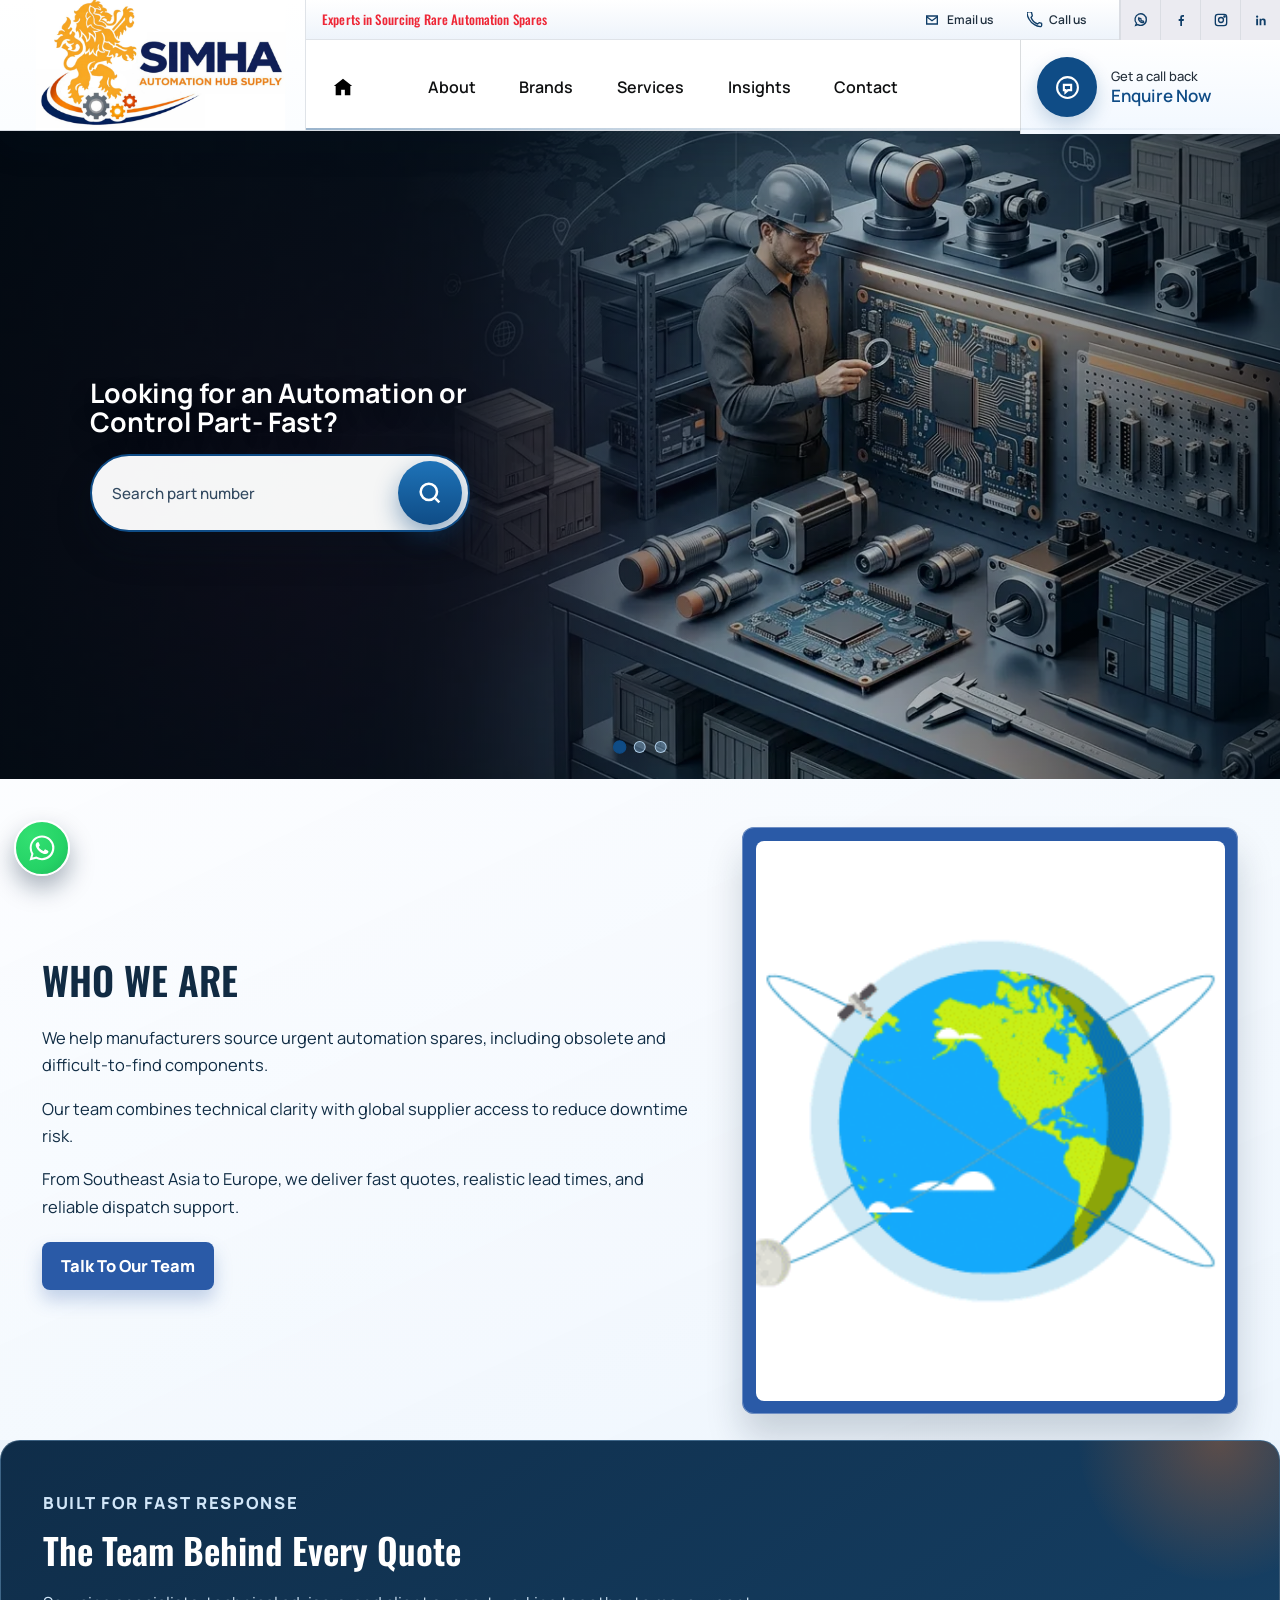
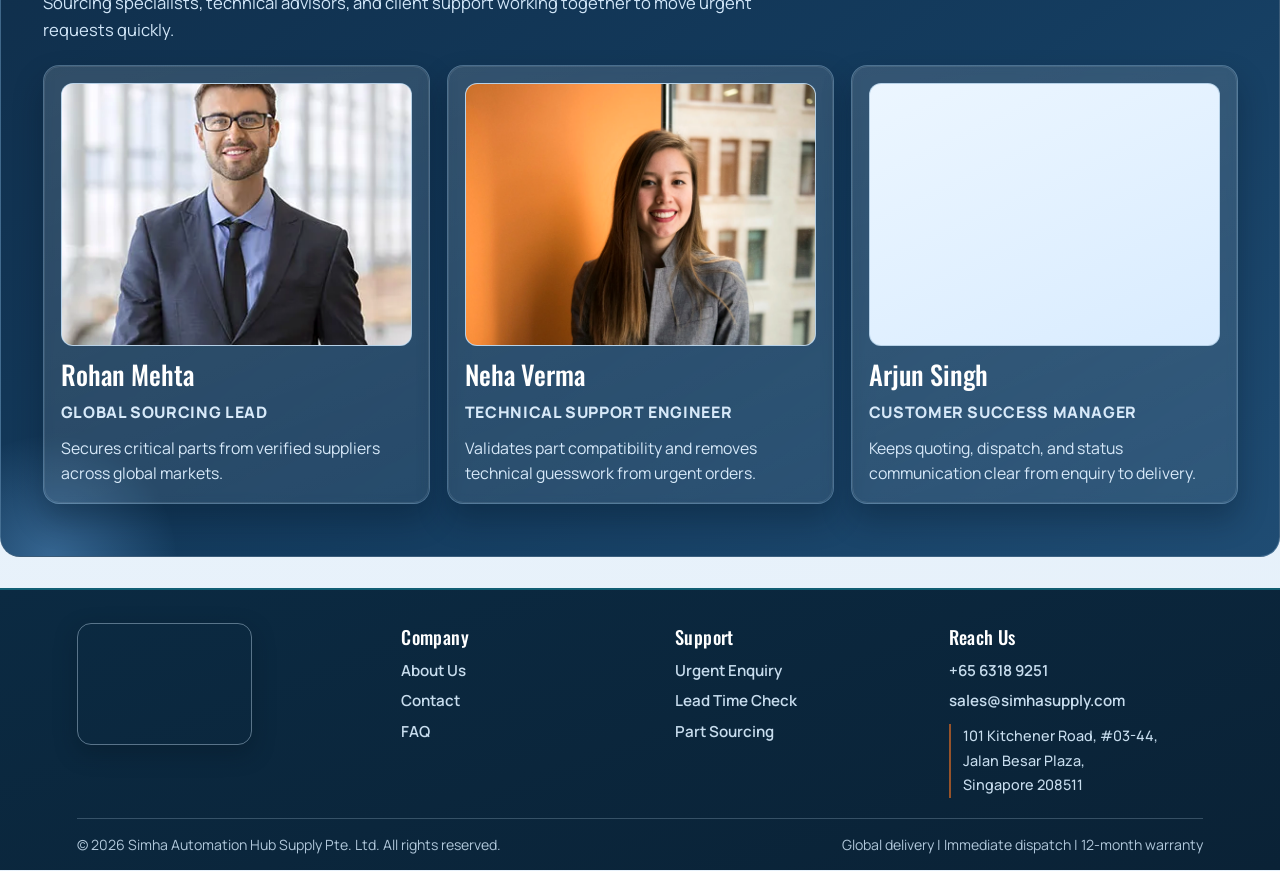
<file: about.html>
﻿<!DOCTYPE html>
<html lang="en">
<head>
	<meta charset="UTF-8">
	<meta name="viewport" content="width=device-width, initial-scale=1.0">
	<title>About | Simha Automation Hub Supply Pte. Ltd.</title>
	<link rel="preconnect" href="https://fonts.googleapis.com">
	<link rel="preconnect" href="https://fonts.gstatic.com" crossorigin>
	<link href="https://fonts.googleapis.com/css2?family=Oswald:wght@400;500;600;700&family=Manrope:wght@400;500;600;700&display=swap" rel="stylesheet">
	<link rel="stylesheet" href="./css/style.css?v=20260413a" onerror="this.onerror=null;this.href='/css/style.css?v=20260413a';">
	<link rel="icon" type="image/webp" href="images/logo.webp">
</head>
<body>
	<header class="aa-header" aria-label="Site header">
		<!-- Hamburger: visible on mobile only -->
		<button class="aa-hamburger menu-toggle" aria-label="Open navigation menu" aria-expanded="false" aria-controls="mobileMenu">
			<span class="aa-bar"></span>
			<span class="aa-bar"></span>
			<span class="aa-bar"></span>
		</button>

		<!-- Quick call CTA: visible on mobile only -->
		<a href="tel:+6563189251" class="aa-mobile-call" aria-label="Call us">
			<svg viewBox="0 0 24 24" fill="none" stroke="currentColor" stroke-width="2" aria-hidden="true"><path d="M22 16.92v3a2 2 0 0 1-2.18 2 19.9 19.9 0 0 1-8.63-3.07A19.5 19.5 0 0 1 3.15 10.8 19.9 19.9 0 0 1 .08 2.09 2 2 0 0 1 2.06-.09h3a2 2 0 0 1 2 1.72c.13 1.01.37 2.01.72 2.96a2 2 0 0 1-.45 2.11L6.04 8a16 16 0 0 0 10 10l1.3-1.3a2 2 0 0 1 2.11-.45c.95.35 1.95.59 2.96.72A2 2 0 0 1 22 16.92z"></path></svg>
		</a>

		<a href="index.html" class="aa-brand" aria-label="Simha Automation Hub Home">
			<img src="images/logo.webp" alt="Simha Automation Hub logo" class="aa-brand-logo">
		</a>

		<div class="aa-top-strip">
			<p class="aa-tagline">Experts in Sourcing Rare Automation Spares</p>
			<div class="aa-top-actions" aria-label="Quick contact and social links">
				<a href="mailto:sales@simhasupply.com" class="aa-top-link" aria-label="Email us">
					<svg viewBox="0 0 24 24" fill="none" stroke="currentColor" stroke-width="2" aria-hidden="true"><path d="M4 6h16v12H4z"></path><path d="m4 7 8 6 8-6"></path></svg>
					<span>Email us</span>
				</a>
				<a href="tel:+6563189251" class="aa-top-link" aria-label="Call us">
					<svg viewBox="0 0 24 24" fill="none" stroke="currentColor" stroke-width="2" aria-hidden="true"><path d="M22 16.92v3a2 2 0 0 1-2.18 2 19.9 19.9 0 0 1-8.63-3.07A19.5 19.5 0 0 1 3.15 10.8 19.9 19.9 0 0 1 .08 2.09 2 2 0 0 1 2.06-.09h3a2 2 0 0 1 2 1.72c.13 1.01.37 2.01.72 2.96a2 2 0 0 1-.45 2.11L6.04 8a16 16 0 0 0 10 10l1.3-1.3a2 2 0 0 1 2.11-.45c.95.35 1.95.59 2.96.72A2 2 0 0 1 22 16.92z"></path></svg>
					<span>Call us</span>
				</a>
				<div class="aa-social-bar" aria-label="Social media">
					<a href="https://wa.me/6583619135" target="_blank" rel="noopener noreferrer" aria-label="WhatsApp" class="aa-social-link">
						<svg viewBox="0 0 24 24" fill="none" stroke="currentColor" stroke-width="2" aria-hidden="true"><path d="M20 11.5a8.5 8.5 0 0 1-12.75 7.36L4 20l1.2-3.1A8.5 8.5 0 1 1 20 11.5z"></path><path d="M9.8 9.9c.3-.4.5-.5.9-.3l1.2.6c.3.2.3.4.2.7l-.3.8c-.1.2 0 .3.1.5.3.4.8.9 1.4 1.3.2.1.4.2.6.1l.8-.3c.3-.1.5-.1.7.2l.6 1.1c.2.4.1.7-.3.9-.5.3-1.2.5-1.8.4-1.1-.1-2.1-.6-3-1.3a7.6 7.6 0 0 1-2.1-2.6c-.5-1-.6-2.1-.1-3.1z"></path></svg>
					</a>
					<a href="contact.html" aria-label="Facebook" class="aa-social-link">
						<svg viewBox="0 0 24 24" fill="currentColor" aria-hidden="true"><path d="M13.5 21v-7.5H16l.4-3h-2.9V8.7c0-.9.3-1.5 1.6-1.5h1.4V4.5c-.3 0-1.1-.1-2.1-.1-2.1 0-3.5 1.2-3.5 3.6v2.5H8.5v3h2.4V21z"></path></svg>
					</a>
					<a href="contact.html" aria-label="Instagram" class="aa-social-link">
						<svg viewBox="0 0 24 24" fill="none" stroke="currentColor" stroke-width="2" aria-hidden="true"><rect x="3.5" y="3.5" width="17" height="17" rx="4"></rect><circle cx="12" cy="12" r="3.7"></circle><circle cx="17.3" cy="6.7" r="1"></circle></svg>
					</a>
					<a href="contact.html" aria-label="LinkedIn" class="aa-social-link">
						<svg viewBox="0 0 24 24" fill="currentColor" aria-hidden="true"><path d="M6.2 8.8a1.7 1.7 0 1 1 0-3.4 1.7 1.7 0 0 1 0 3.4zM4.8 20V10h2.8v10zm5.1 0V10h2.7v1.4h.1c.4-.7 1.3-1.6 2.8-1.6 3 0 3.5 2 3.5 4.5V20h-2.8v-5.1c0-1.2 0-2.8-1.7-2.8s-2 1.3-2 2.7V20z"></path></svg>
					</a>
				</div>
			</div>
		</div>

		<div class="aa-main-row">
			<nav class="aa-nav" aria-label="Primary navigation">
				<a href="index.html" class="aa-home-link" aria-label="Home">
					<svg viewBox="0 0 24 24" fill="currentColor" aria-hidden="true"><path d="M12 3 2 11h2v10h6v-6h4v6h6V11h2z"></path></svg>
				</a>
				<div class="aa-nav-item">
					<a href="about.html" class="aa-nav-link">About</a>
					<div class="aa-nav-dropdown" aria-label="About links">
						<a href="about.html">Company Profile</a>
						<a href="about.html">Our Team</a>
						<a href="contact.html">Global Reach</a>
					</div>
				</div>
				<div class="aa-nav-item">
					<a href="#" class="aa-nav-link">Brands</a>
					<div class="aa-nav-dropdown" aria-label="Brands links">
						<a href="abb.html">ABB</a>
						<a href="fanuc.html">Fanuc</a>
						<a href="indramat.html">Indramat</a>
						<a href="mitsubishi.html">Mitsubishi</a>
						<a href="schneider.html">Schneider</a>
						<a href="siemens.html">Siemens</a>
						<a href="br.html">B&R</a>
					</div>
				</div>
				<div class="aa-nav-item">
					<a href="index.html#services" class="aa-nav-link">Services</a>
					<div class="aa-nav-dropdown" aria-label="Services links">
						<a href="index.html#services">Part Sourcing</a>
						<a href="index.html#services">Service Exchange</a>
						<a href="index.html#services">Repair Lab</a>
					</div>
				</div>
				<div class="aa-nav-item">
					<a href="index.html#blogs" class="aa-nav-link">Insights</a>
					<div class="aa-nav-dropdown" aria-label="Insights links">
						<a href="index.html#blogs">Spares Checklist</a>
						<a href="index.html#blogs">Obsolescence Guide</a>
						<a href="index.html#blogs">PM Planner</a>
					</div>
				</div>
				<a href="contact.html" class="aa-nav-link">Contact</a>
			</nav>

			<div class="aa-main-actions">
				<a href="contact.html" class="aa-enquire-block" aria-label="Get a call back">
					<span class="aa-enquire-icon">
						<svg viewBox="0 0 24 24" fill="none" stroke="currentColor" stroke-width="2" aria-hidden="true"><circle cx="12" cy="12" r="10"></circle><path d="M8.5 9.5h7v5h-3l-2.5 2.2v-2.2h-1.5z"></path></svg>
					</span>
					<span class="aa-enquire-text">
						<small>Get a call back</small>
						<strong>Enquire Now</strong>
					</span>
				</a>
			</div>
		</div>
	</header>

	<section class="parts-hero reveal" data-animate="up" aria-label="Automation parts search banner">
		<div class="parts-hero-track" aria-live="polite">
			<article class="parts-slide is-active" aria-hidden="false">
				<img src="images/banner-image.webp" alt="Warehouse operator with automation inventory">
			</article>
			<article class="parts-slide" aria-hidden="true">
				<img src="images/banner-image2.webp" alt="Industrial racks with packaged parts">
			</article>
			<article class="parts-slide" aria-hidden="true">
				<img src="images/banner-image3.webp" alt="Team inspecting stocked automation components">
			</article>
		</div>

		<div class="parts-hero-overlay"></div>

		<div class="parts-hero-content">
			<h2>
				<span>Looking for an Automation or</span>
				<span>Control Part- Fast?</span>
			</h2>
			<form class="parts-search" action="contact.html" method="get">
				<input type="search" name="part" placeholder="Search part number" aria-label="Search part number">
				<button type="submit" class="parts-search-btn" aria-label="Search">
					<svg viewBox="0 0 24 24" fill="none" stroke="currentColor" stroke-width="2" aria-hidden="true"><circle cx="11" cy="11" r="7"></circle><path d="m20 20-3.4-3.4"></path></svg>
				</button>
			</form>
		</div>

		<div class="parts-hero-dots" aria-label="Banner slides">
			<button type="button" class="parts-dot is-active" data-slide-index="0" aria-label="Show slide 1"></button>
			<button type="button" class="parts-dot" data-slide-index="1" aria-label="Show slide 2"></button>
			<button type="button" class="parts-dot" data-slide-index="2" aria-label="Show slide 3"></button>
		</div>
	</section>

	<section class="about-story-section reveal" data-animate="up" aria-label="About us story">
		<div class="about-story-grid">
			<div class="about-story-copy reveal" data-animate="right">
				<h2>Who We Are</h2>
				<p>
					We help manufacturers source urgent automation spares, including obsolete and difficult-to-find components.
				</p>
				<p>
					Our team combines technical clarity with global supplier access to reduce downtime risk.
				</p>
				<p>
					From Southeast Asia to Europe, we deliver fast quotes, realistic lead times, and reliable dispatch support.
				</p>
				<a href="contact.html" class="about-story-cta">Talk To Our Team</a>
			</div>

			<div class="about-story-media reveal" data-animate="up" style="--delay: 80ms;">
				<div class="about-story-frame">
					<img src="images/globe-GIF-source.webp" alt="Industrial automation components" class="about-story-image">
				</div>
			</div>
		</div>
	</section>

	<section class="team-section reveal" data-animate="up" aria-label="Our team">
		<div class="team-header reveal" data-animate="right">
			<p class="team-kicker">Built For Fast Response</p>
			<h2>The Team Behind Every Quote</h2>
			<p>
				Sourcing specialists, technical advisors, and client support working together to move urgent requests quickly.
			</p>
		</div>

		<div class="team-grid">
			<article class="team-card reveal" data-animate="up" style="--delay: 60ms;">
				<div class="team-photo-wrap">
					<img src="images/member1.webp" alt="Sourcing specialist" class="team-photo team-photo-member1">
				</div>
				<h3>Rohan Mehta</h3>
				<p class="team-role">Global Sourcing Lead</p>
				<p>Secures critical parts from verified suppliers across global markets.</p>
			</article>

			<article class="team-card reveal" data-animate="up" style="--delay: 130ms;">
				<div class="team-photo-wrap">
					<img src="images/member3.webp" alt="Technical support engineer" class="team-photo team-photo-member2">
				</div>
				<h3>Neha Verma</h3>
				<p class="team-role">Technical Support Engineer</p>
				<p>Validates part compatibility and removes technical guesswork from urgent orders.</p>
			</article>

			<article class="team-card reveal" data-animate="up" style="--delay: 200ms;">
				<div class="team-photo-wrap">
					<img src="images/member2.webp" alt="Customer success manager" class="team-photo team-photo-member3">
				</div>
				<h3>Arjun Singh</h3>
				<p class="team-role">Customer Success Manager</p>
				<p>Keeps quoting, dispatch, and status communication clear from enquiry to delivery.</p>
			</article>
		</div>
	</section>

	<footer class="site-footer reveal" data-animate="up">
		<section class="footer-grid">
			<div class="footer-brand-block">
				<a href="index.html" class="footer-brand-logo-link" aria-label="Simha Automation Hub Home">
					<img src="images/logo2.webp" alt="Simha Automation Hub logo" class="footer-logo">
				</a>
			</div>

			<div class="footer-col">
				<h3>Company</h3>
				<a href="about.html">About Us</a>
				<a href="contact.html">Contact</a>
				<a href="Faq.html">FAQ</a>
			</div>

			<div class="footer-col">
				<h3>Support</h3>
				<a href="contact.html">Urgent Enquiry</a>
				<a href="contact.html">Lead Time Check</a>
				<a href="contact.html">Part Sourcing</a>
			</div>

			<div class="footer-col">
				<h3>Reach Us</h3>
				<a href="tel:+6563189251">+65 6318 9251</a>
				<a href="mailto:sales@simhasupply.com">sales@simhasupply.com</a>
				<address class="footer-address">101 Kitchener Road, #03-44,<br>Jalan Besar Plaza,<br>Singapore 208511</address>
			</div>
		</section>

		<section class="footer-bottom">
			<p>© 2026 Simha Automation Hub Supply Pte. Ltd. All rights reserved.</p>
			<p>Global delivery | Immediate dispatch | 12-month warranty</p>
		</section>
	</footer>

	<!-- Mobile drawer menu -->
	<div class="aa-mobile-menu" id="mobileMenu" aria-hidden="true">
		<button class="aa-mobile-backdrop" data-close-mobile-menu aria-label="Close menu"></button>
		<div class="aa-mobile-panel">

			<!-- Panel header: logo + close -->
			<div class="aa-mobile-panel-head">
				<a href="index.html" class="aa-mobile-panel-logo-link" aria-label="Home">
					<img src="images/logo.webp" alt="Simha Automation Hub logo" class="aa-mobile-panel-logo">
				</a>
				<button class="aa-mobile-close" data-close-mobile-menu aria-label="Close menu">
					<svg viewBox="0 0 24 24" fill="none" stroke="currentColor" stroke-width="2.5" aria-hidden="true"><path d="M18 6 6 18M6 6l12 12"/></svg>
				</button>
			</div>

			<!-- Utility: tagline, contact links, social -->
			<div class="aa-mobile-util">
				<p class="aa-mobile-tagline">Experts in Sourcing Rare Automation Spares</p>
				<div class="aa-mobile-util-links">
					<a href="mailto:sales@simhasupply.com" class="aa-mobile-util-link">
						<svg viewBox="0 0 24 24" fill="none" stroke="currentColor" stroke-width="2" aria-hidden="true"><path d="M4 6h16v12H4z"></path><path d="m4 7 8 6 8-6"></path></svg>
						<span>sales@simhasupply.com</span>
					</a>
					<a href="tel:+6563189251" class="aa-mobile-util-link">
						<svg viewBox="0 0 24 24" fill="none" stroke="currentColor" stroke-width="2" aria-hidden="true"><path d="M22 16.92v3a2 2 0 0 1-2.18 2 19.9 19.9 0 0 1-8.63-3.07A19.5 19.5 0 0 1 3.15 10.8 19.9 19.9 0 0 1 .08 2.09 2 2 0 0 1 2.06-.09h3a2 2 0 0 1 2 1.72c.13 1.01.37 2.01.72 2.96a2 2 0 0 1-.45 2.11L6.04 8a16 16 0 0 0 10 10l1.3-1.3a2 2 0 0 1 2.11-.45c.95.35 1.95.59 2.96.72A2 2 0 0 1 22 16.92z"></path></svg>
						<span>+65 6318 9251</span>
					</a>
				</div>
				<div class="aa-mobile-social">
					<a href="https://wa.me/6583619135" target="_blank" rel="noopener noreferrer" aria-label="WhatsApp" class="aa-mobile-social-link">
						<svg viewBox="0 0 24 24" fill="none" stroke="currentColor" stroke-width="2" aria-hidden="true"><path d="M20 11.5a8.5 8.5 0 0 1-12.75 7.36L4 20l1.2-3.1A8.5 8.5 0 1 1 20 11.5z"></path><path d="M9.8 9.9c.3-.4.5-.5.9-.3l1.2.6c.3.2.3.4.2.7l-.3.8c-.1.2 0 .3.1.5.3.4.8.9 1.4 1.3.2.1.4.2.6.1l.8-.3c.3-.1.5-.1.7.2l.6 1.1c.2.4.1.7-.3.9-.5.3-1.2.5-1.8.4-1.1-.1-2.1-.6-3-1.3a7.6 7.6 0 0 1-2.1-2.6c-.5-1-.6-2.1-.1-3.1z"></path></svg>
					</a>
					<a href="contact.html" aria-label="Facebook" class="aa-mobile-social-link">
						<svg viewBox="0 0 24 24" fill="currentColor" aria-hidden="true"><path d="M13.5 21v-7.5H16l.4-3h-2.9V8.7c0-.9.3-1.5 1.6-1.5h1.4V4.5c-.3 0-1.1-.1-2.1-.1-2.1 0-3.5 1.2-3.5 3.6v2.5H8.5v3h2.4V21z"></path></svg>
					</a>
					<a href="contact.html" aria-label="Instagram" class="aa-mobile-social-link">
						<svg viewBox="0 0 24 24" fill="none" stroke="currentColor" stroke-width="2" aria-hidden="true"><rect x="3.5" y="3.5" width="17" height="17" rx="4"></rect><circle cx="12" cy="12" r="3.7"></circle><circle cx="17.3" cy="6.7" r="1"></circle></svg>
					</a>
					<a href="contact.html" aria-label="LinkedIn" class="aa-mobile-social-link">
						<svg viewBox="0 0 24 24" fill="currentColor" aria-hidden="true"><path d="M6.2 8.8a1.7 1.7 0 1 1 0-3.4 1.7 1.7 0 0 1 0 3.4zM4.8 20V10h2.8v10zm5.1 0V10h2.7v1.4h.1c.4-.7 1.3-1.6 2.8-1.6 3 0 3.5 2 3.5 4.5V20h-2.8v-5.1c0-1.2 0-2.8-1.7-2.8s-2 1.3-2 2.7V20z"></path></svg>
					</a>
				</div>
			</div>

			<!-- Primary navigation -->
			<nav class="aa-mobile-nav" aria-label="Mobile primary navigation">
				<a href="index.html" class="aa-mobile-nav-link">
					<svg viewBox="0 0 24 24" fill="currentColor" aria-hidden="true"><path d="M12 3 2 11h2v10h6v-6h4v6h6V11h2z"></path></svg>
					<span>Home</span>
				</a>
				<a href="about.html" class="aa-mobile-nav-link">About</a>
				<a href="index.html" class="aa-mobile-nav-link">Brands</a>
				<a href="index.html#services" class="aa-mobile-nav-link">Services</a>
				<a href="index.html#blogs" class="aa-mobile-nav-link">Insights</a>
				<a href="contact.html" class="aa-mobile-nav-link">Contact</a>
			</nav>

			<!-- Enquire CTA -->
			<div class="aa-mobile-panel-footer">
				<a href="contact.html" class="aa-mobile-cta">
					<svg viewBox="0 0 24 24" fill="none" stroke="currentColor" stroke-width="2" aria-hidden="true"><circle cx="12" cy="12" r="10"></circle><path d="M8.5 9.5h7v5h-3l-2.5 2.2v-2.2h-1.5z"></path></svg>
					<span>Enquire Now</span>
				</a>
			</div>

		</div>
	</div>

	<script src="js/script.js?v=20260413a"></script>
</body>
</html>
</file>
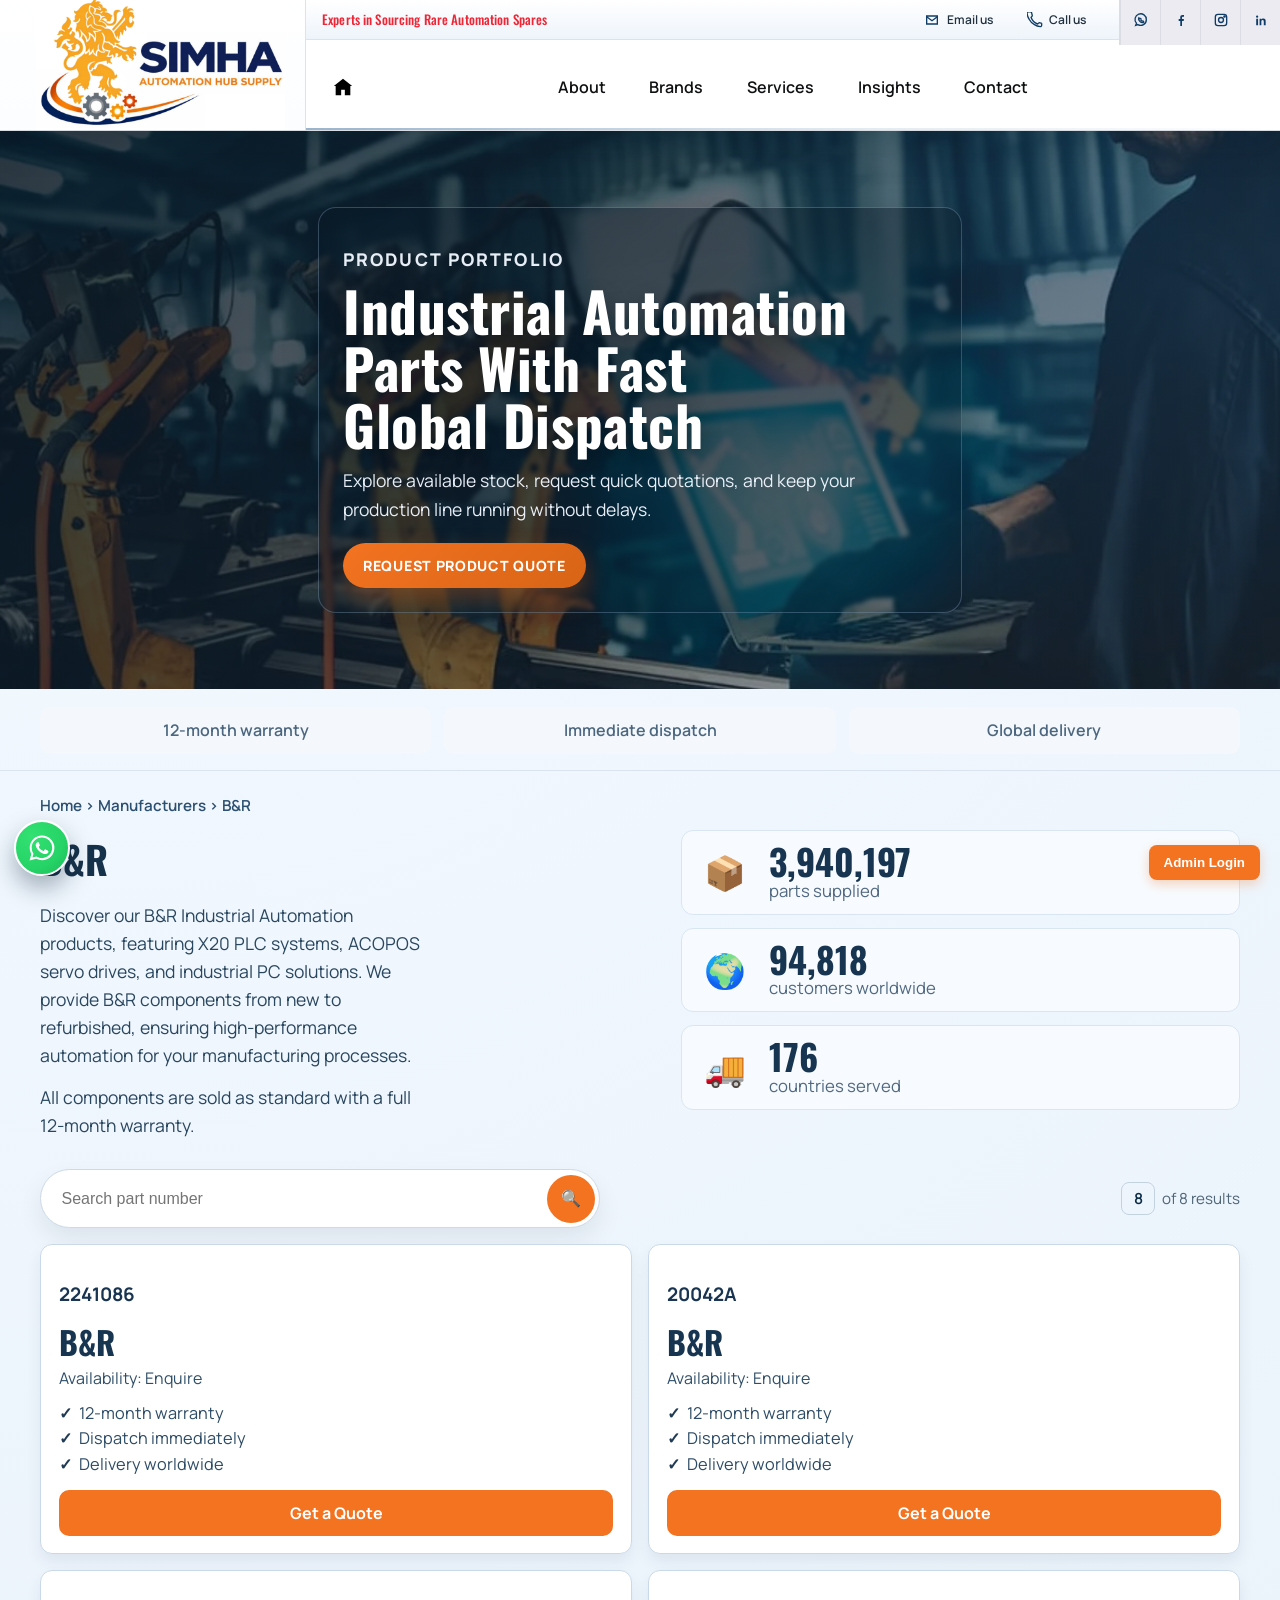
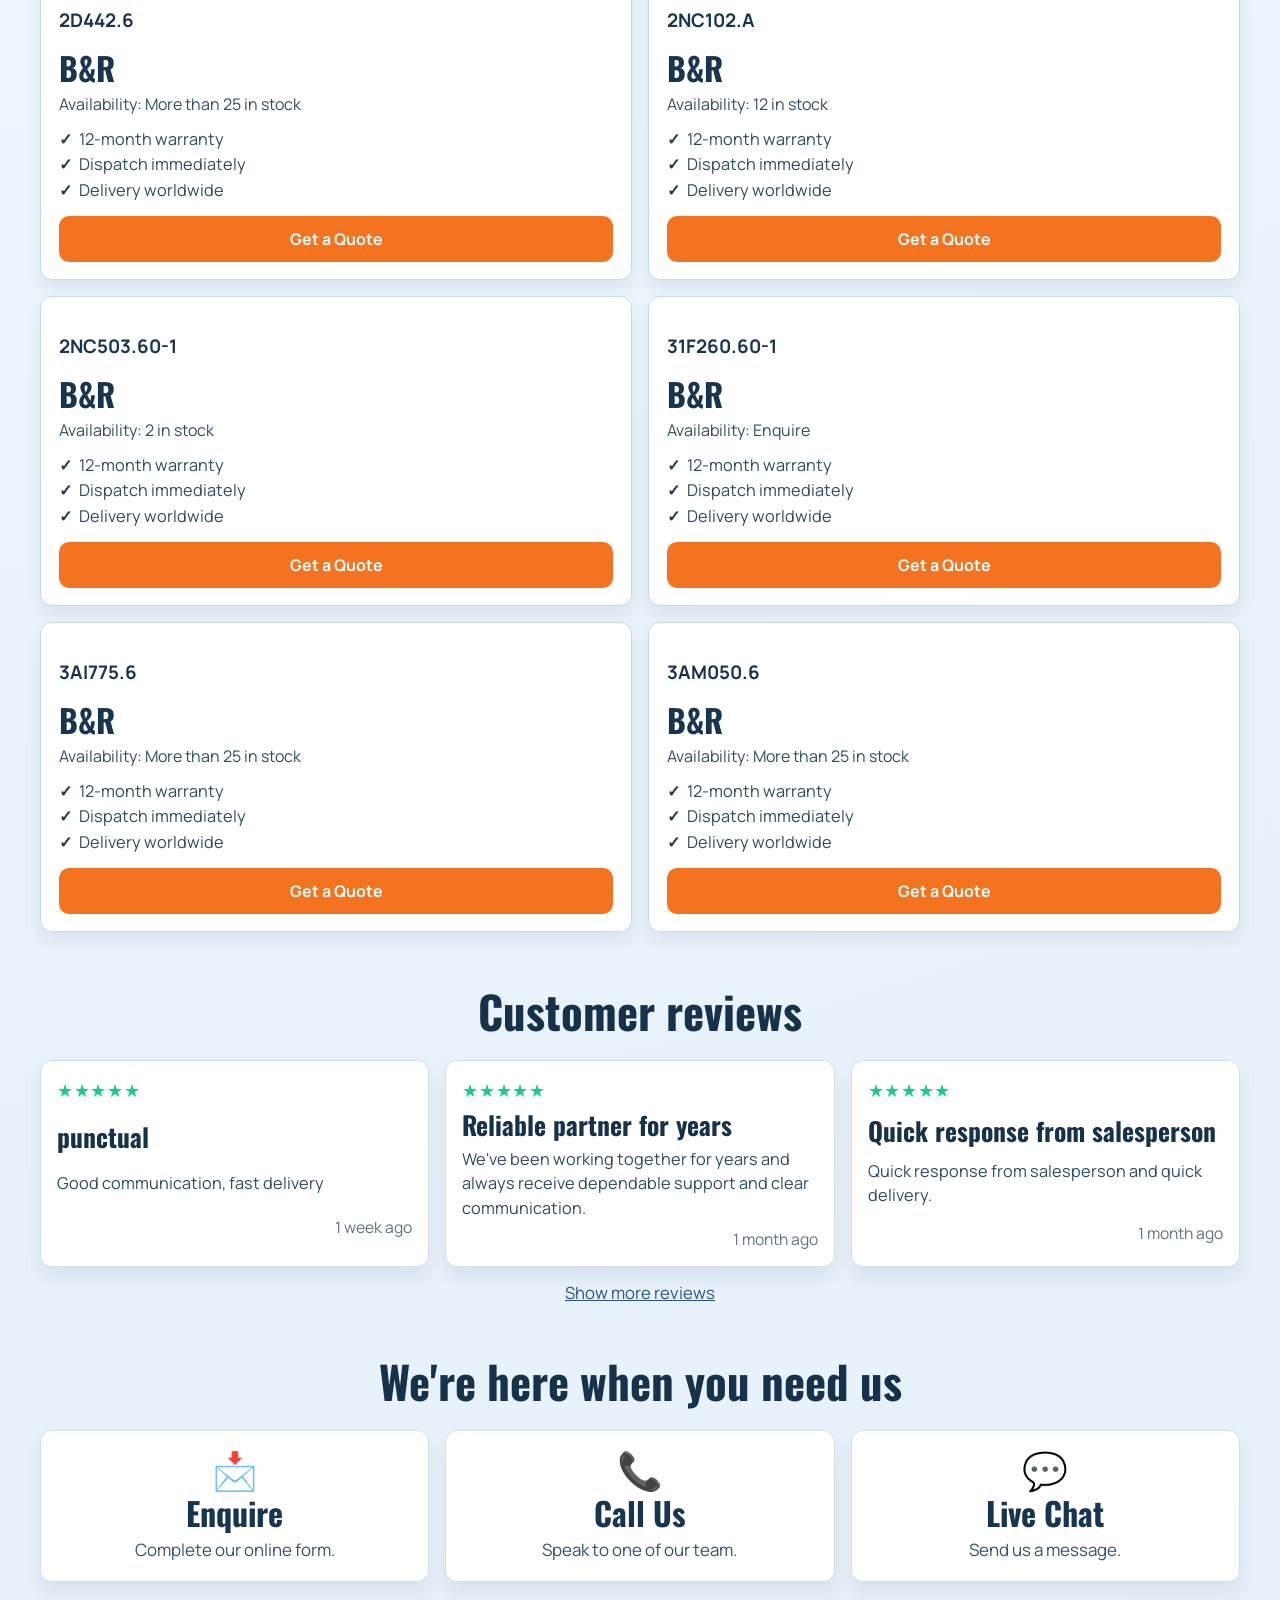
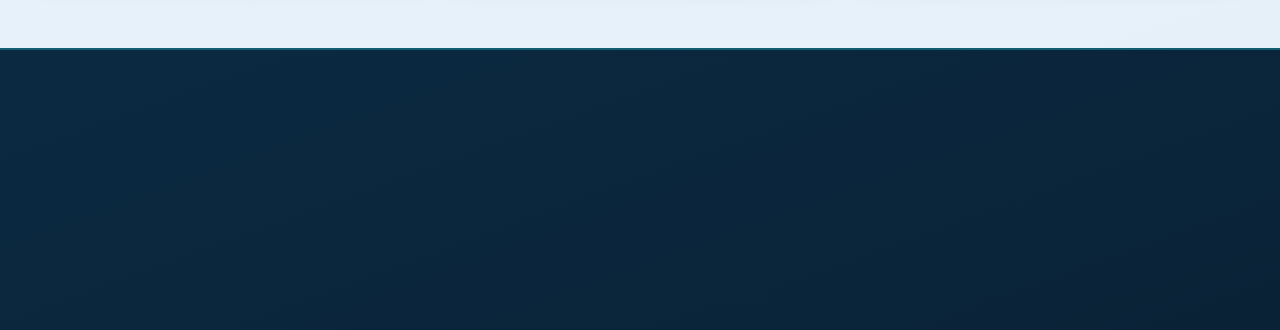
<file: br.html>
﻿<!DOCTYPE html>
<html lang="en">
<head>
    <meta charset="UTF-8">
    <meta name="viewport" content="width=device-width, initial-scale=1.0">
    <title>B&R - Products | Simha Automation Hub</title>
    <link rel="preconnect" href="https://fonts.googleapis.com">
    <link rel="preconnect" href="https://fonts.gstatic.com" crossorigin>
    <link href="https://fonts.googleapis.com/css2?family=Oswald:wght@400;500;600;700&family=Manrope:wght@400;500;600;700&display=swap" rel="stylesheet">
    <link rel="stylesheet" href="./css/style.css?v=20260413a" onerror="this.onerror=null;this.href='/css/style.css?v=20260413a';">
    <link rel="icon" type="image/webp" href="images/logo.webp">
</head>
<body>
    <header class="aa-header" aria-label="Site header">
        <!-- Hamburger: visible on mobile only -->
        <button class="aa-hamburger menu-toggle" aria-label="Open navigation menu" aria-expanded="false" aria-controls="mobileMenu">
            <span class="aa-bar"></span>
            <span class="aa-bar"></span>
            <span class="aa-bar"></span>
        </button>

        <!-- Quick call CTA: visible on mobile only -->
        <a href="tel:+6563189251" class="aa-mobile-call" aria-label="Call us">
            <svg viewBox="0 0 24 24" fill="none" stroke="currentColor" stroke-width="2" aria-hidden="true"><path d="M22 16.92v3a2 2 0 0 1-2.18 2 19.9 19.9 0 0 1-8.63-3.07A19.5 19.5 0 0 1 3.15 10.8 19.9 19.9 0 0 1 .08 2.09 2 2 0 0 1 2.06-.09h3a2 2 0 0 1 2 1.72c.13 1.01.37 2.01.72 2.96a2 2 0 0 1-.45 2.11L6.04 8a16 16 0 0 0 10 10l1.3-1.3a2 2 0 0 1 2.11-.45c.95.35 1.95.59 2.96.72A2 2 0 0 1 22 16.92z"></path></svg>
        </a>

        <a href="index.html" class="aa-brand" aria-label="Simha Automation Hub Home">
            <img src="images/logo.webp" alt="Simha Automation Hub logo" class="aa-brand-logo">
        </a>

        <div class="aa-top-strip">
            <p class="aa-tagline">Experts in Sourcing Rare Automation Spares</p>
            <div class="aa-top-actions" aria-label="Quick contact and social links">
                <a href="mailto:sales@simhasupply.com" class="aa-top-link" aria-label="Email us">
                    <svg viewBox="0 0 24 24" fill="none" stroke="currentColor" stroke-width="2" aria-hidden="true"><path d="M4 6h16v12H4z"></path><path d="m4 7 8 6 8-6"></path></svg>
                    <span>Email us</span>
                </a>
                <a href="tel:+6563189251" class="aa-top-link" aria-label="Call us">
                    <svg viewBox="0 0 24 24" fill="none" stroke="currentColor" stroke-width="2" aria-hidden="true"><path d="M22 16.92v3a2 2 0 0 1-2.18 2 19.9 19.9 0 0 1-8.63-3.07A19.5 19.5 0 0 1 3.15 10.8 19.9 19.9 0 0 1 .08 2.09 2 2 0 0 1 2.06-.09h3a2 2 0 0 1 2 1.72c.13 1.01.37 2.01.72 2.96a2 2 0 0 1-.45 2.11L6.04 8a16 16 0 0 0 10 10l1.3-1.3a2 2 0 0 1 2.11-.45c.95.35 1.95.59 2.96.72A2 2 0 0 1 22 16.92z"></path></svg>
                    <span>Call us</span>
                </a>
                <div class="aa-social-bar" aria-label="Social media">
                    <a href="https://wa.me/6583619135" target="_blank" rel="noopener noreferrer" aria-label="WhatsApp" class="aa-social-link">
                        <svg viewBox="0 0 24 24" fill="none" stroke="currentColor" stroke-width="2" aria-hidden="true"><path d="M20 11.5a8.5 8.5 0 0 1-12.75 7.36L4 20l1.2-3.1A8.5 8.5 0 1 1 20 11.5z"></path><path d="M9.8 9.9c.3-.4.5-.5.9-.3l1.2.6c.3.2.3.4.2.7l-.3.8c-.1.2 0 .3.1.5.3.4.8.9 1.4 1.3.2.1.4.2.6.1l.8-.3c.3-.1.5-.1.7.2l.6 1.1c.2.4.1.7-.3.9-.5.3-1.2.5-1.8.4-1.1-.1-2.1-.6-3-1.3a7.6 7.6 0 0 1-2.1-2.6c-.5-1-.6-2.1-.1-3.1z"></path></svg>
                    </a>
                    <a href="contact.html" aria-label="Facebook" class="aa-social-link">
                        <svg viewBox="0 0 24 24" fill="currentColor" aria-hidden="true"><path d="M13.5 21v-7.5H16l.4-3h-2.9V8.7c0-.9.3-1.5 1.6-1.5h1.4V4.5c-.3 0-1.1-.1-2.1-.1-2.1 0-3.5 1.2-3.5 3.6v2.5H8.5v3h2.4V21z"></path></svg>
                    </a>
                    <a href="contact.html" aria-label="Instagram" class="aa-social-link">
                        <svg viewBox="0 0 24 24" fill="none" stroke="currentColor" stroke-width="2" aria-hidden="true"><rect x="3.5" y="3.5" width="17" height="17" rx="4"></rect><circle cx="12" cy="12" r="3.7"></circle><circle cx="17.3" cy="6.7" r="1"></circle></svg>
                    </a>
                    <a href="contact.html" aria-label="LinkedIn" class="aa-social-link">
                        <svg viewBox="0 0 24 24" fill="currentColor" aria-hidden="true"><path d="M6.2 8.8a1.7 1.7 0 1 1 0-3.4 1.7 1.7 0 0 1 0 3.4zM4.8 20V10h2.8v10zm5.1 0V10h2.7v1.4h.1c.4-.7 1.3-1.6 2.8-1.6 3 0 3.5 2 3.5 4.5V20h-2.8v-5.1c0-1.2 0-2.8-1.7-2.8s-2 1.3-2 2.7V20z"></path></svg>
                    </a>
                </div>
            </div>
        </div>

        <div class="aa-main-row">
            <nav class="aa-nav" aria-label="Primary navigation">
                <a href="index.html" class="aa-home-link" aria-label="Home">
                    <svg viewBox="0 0 24 24" fill="currentColor" aria-hidden="true"><path d="M12 3 2 11h2v10h6v-6h4v6h6V11h2z"></path></svg>
                </a>
                <div class="aa-nav-item">
                    <a href="about.html" class="aa-nav-link">About</a>
                    <div class="aa-nav-dropdown" aria-label="About links">
                        <a href="about.html">Company Profile</a>
                        <a href="about.html">Our Team</a>
                        <a href="contact.html">Global Reach</a>
                    </div>
                </div>
                <div class="aa-nav-item">
                    <a href="#" class="aa-nav-link">Brands</a>
                    <div class="aa-nav-dropdown" aria-label="Brands links">
                        <a href="abb.html">ABB</a>
                        <a href="fanuc.html">Fanuc</a>
                        <a href="indramat.html">Indramat</a>
                        <a href="mitsubishi.html">Mitsubishi</a>
                        <a href="schneider.html">Schneider</a>
                        <a href="siemens.html">Siemens</a>
                        <a href="br.html">B&R</a>
                    </div>
                </div>
                <div class="aa-nav-item">
                    <a href="index.html#services" class="aa-nav-link">Services</a>
                    <div class="aa-nav-dropdown" aria-label="Services links">
                        <a href="index.html#services">Part Sourcing</a>
                        <a href="index.html#services">Service Exchange</a>
                        <a href="index.html#services">Repair Lab</a>
                    </div>
                </div>
                <div class="aa-nav-item">
                    <a href="index.html#blogs" class="aa-nav-link">Insights</a>
                    <div class="aa-nav-dropdown" aria-label="Insights links">
                        <a href="index.html#blogs">Spares Checklist</a>
                        <a href="index.html#blogs">Obsolescence Guide</a>
                        <a href="index.html#blogs">PM Planner</a>
                    </div>
                </div>
                <a href="contact.html" class="aa-nav-link">Contact</a>
            </nav>

          
        </div>
    </header>

    <section class="product-video-banner" aria-label="Product page video banner">
        <video class="product-video" autoplay muted loop playsinline poster="images/banner1.webp">
            <source src="https://videos.pexels.com/video-files/3130284/3130284-uhd_2560_1440_25fps.mp4" type="video/mp4">
        </video>
        <div class="product-video-overlay"></div>
        <div class="product-video-content">
            <p class="product-kicker">Product Portfolio</p>
            <h1>Industrial Automation Parts With Fast Global Dispatch</h1>
            <p>Explore available stock, request quick quotations, and keep your production line running without delays.</p>
            <a href="contact.html" class="product-banner-cta">Request Product Quote</a>
        </div>
    </section>

    <section class="prod-trust-strip reveal" data-animate="up" aria-label="Key service highlights">
        <p>12-month warranty</p>
        <p>Immediate dispatch</p>
        <p>Global delivery</p>
    </section>

    <section class="prod-abb-overview reveal" data-animate="up" aria-label="B&R overview">
        <p class="prod-breadcrumb">Home &gt; Manufacturers &gt; B&R</p>
        <div class="prod-abb-grid">
            <article class="prod-abb-copy reveal" data-animate="right">
                <h2>B&R</h2>
                <p>Discover our B&R Industrial Automation products, featuring X20 PLC systems, ACOPOS servo drives, and industrial PC solutions. We provide B&R components from new to refurbished, ensuring high-performance automation for your manufacturing processes.</p>
                <p>All components are sold as standard with a full 12-month warranty.</p>
            </article>
            <div class="prod-abb-stats reveal" data-animate="up">
                <article>
                    <span class="prod-stat-icon" aria-hidden="true">📦</span>
                    <div><strong>3,940,197</strong><small>parts supplied</small></div>
                </article>
                <article>
                    <span class="prod-stat-icon" aria-hidden="true">🌍</span>
                    <div><strong>94,818</strong><small>customers worldwide</small></div>
                </article>
                <article>
                    <span class="prod-stat-icon" aria-hidden="true">🚚</span>
                    <div><strong>176</strong><small>countries served</small></div>
                </article>
            </div>
        </div>
    </section>

    <section class="prod-catalog reveal" data-animate="up" aria-label="B&R part catalog">
        <div class="prod-search-row">
            <form class="prod-search" data-filter-form>
                <input type="search" name="part" placeholder="Search part number" aria-label="Search part number">
                <button type="button" aria-label="Search">🔍</button>
            </form>
            <p class="prod-results-count"><span>8</span> of 442,736 results</p>
        </div>

        <div class="prod-cards-grid">
            <article class="prod-part-card reveal" data-animate="up"><h3>2241086</h3><h4>B&R</h4><p>Availability: Enquire</p><ul><li>12-month warranty</li><li>Dispatch immediately</li><li>Delivery worldwide</li></ul><a href="contact.html">Get a Quote</a></article>
            <article class="prod-part-card reveal" data-animate="up"><h3>20042A</h3><h4>B&R</h4><p>Availability: Enquire</p><ul><li>12-month warranty</li><li>Dispatch immediately</li><li>Delivery worldwide</li></ul><a href="contact.html">Get a Quote</a></article>
            <article class="prod-part-card reveal" data-animate="up"><h3>2D442.6</h3><h4>B&R</h4><p>Availability: More than 25 in stock</p><ul><li>12-month warranty</li><li>Dispatch immediately</li><li>Delivery worldwide</li></ul><a href="contact.html">Get a Quote</a></article>
            <article class="prod-part-card reveal" data-animate="up"><h3>2NC102.A</h3><h4>B&R</h4><p>Availability: 12 in stock</p><ul><li>12-month warranty</li><li>Dispatch immediately</li><li>Delivery worldwide</li></ul><a href="contact.html">Get a Quote</a></article>
            <article class="prod-part-card reveal" data-animate="up"><h3>2NC503.60-1</h3><h4>B&R</h4><p>Availability: 2 in stock</p><ul><li>12-month warranty</li><li>Dispatch immediately</li><li>Delivery worldwide</li></ul><a href="contact.html">Get a Quote</a></article>
            <article class="prod-part-card reveal" data-animate="up"><h3>31F260.60-1</h3><h4>B&R</h4><p>Availability: Enquire</p><ul><li>12-month warranty</li><li>Dispatch immediately</li><li>Delivery worldwide</li></ul><a href="contact.html">Get a Quote</a></article>
            <article class="prod-part-card reveal" data-animate="up"><h3>3AI775.6</h3><h4>B&R</h4><p>Availability: More than 25 in stock</p><ul><li>12-month warranty</li><li>Dispatch immediately</li><li>Delivery worldwide</li></ul><a href="contact.html">Get a Quote</a></article>
            <article class="prod-part-card reveal" data-animate="up"><h3>3AM050.6</h3><h4>B&R</h4><p>Availability: More than 25 in stock</p><ul><li>12-month warranty</li><li>Dispatch immediately</li><li>Delivery worldwide</li></ul><a href="contact.html">Get a Quote</a></article>
        </div>

        <div class="prod-pagination" aria-label="Pagination">
            <button type="button" class="is-active">1</button>
            <button type="button">2</button>
            <button type="button">3</button>
            <button type="button">4</button>
            <button type="button">5</button>
        </div>
    </section>

    <section class="prod-reviews reveal" data-animate="up" aria-label="Customer reviews">
        <h2>Customer reviews</h2>
        <div class="prod-reviews-grid">
            <article class="prod-review-card"><p class="stars">★★★★★</p><h3>punctual</h3><p>Good communication, fast delivery</p><small>1 week ago</small></article>
            <article class="prod-review-card"><p class="stars">★★★★★</p><h3>Reliable partner for years</h3><p>We've been working together for years and always receive dependable support and clear communication.</p><small>1 month ago</small></article>
            <article class="prod-review-card"><p class="stars">★★★★★</p><h3>Quick response from salesperson</h3><p>Quick response from salesperson and quick delivery.</p><small>1 month ago</small></article>
        </div>
        <a href="contact.html" class="prod-more-reviews">Show more reviews</a>
    </section>

    <section class="prod-contact-cards reveal" data-animate="up" aria-label="Contact options">
        <h2>We're here when you need us</h2>
        <div class="prod-contact-grid">
            <article><span>📩</span><h3>Enquire</h3><p>Complete our online form.</p></article>
            <article><span>📞</span><h3>Call Us</h3><p>Speak to one of our team.</p></article>
            <article><span>💬</span><h3>Live Chat</h3><p>Send us a message.</p></article>
        </div>
    </section>

    <footer class="site-footer" data-animate="up">
        <section class="footer-grid">
            <div class="footer-brand-block">
                <a href="index.html" class="footer-brand-logo-link" aria-label="Simha Automation Hub Home">
                    <img src="images/logo2.webp" alt="Simha Automation Hub logo" class="footer-logo">
                </a>
            </div>

            <div class="footer-col">
                <h3>Company</h3>
                <a href="about.html">About Us</a>
                <a href="contact.html">Contact</a>
                <a href="Faq.html">FAQ</a>
            </div>

            <div class="footer-col">
                <h3>Support</h3>
                <a href="contact.html">Urgent Enquiry</a>
                <a href="contact.html">Lead Time Check</a>
                <a href="contact.html">Part Sourcing</a>
            </div>

            <div class="footer-col">
                <h3>Reach Us</h3>
                <a href="tel:+6563189251">+65 6318 9251</a>
                <a href="mailto:sales@simhasupply.com">sales@simhasupply.com</a>
                <address class="footer-address">101 Kitchener Road, #03-44,<br>Jalan Besar Plaza,<br>Singapore 208511</address>
            </div>
        </section>

        <section class="footer-bottom">
            <p>© 2026 Simha Automation Hub Supply Pte. Ltd. All rights reserved.</p>
            <p>Global delivery | Immediate dispatch | 12-month warranty</p>
        </section>
    </footer>

    <div class="enquiry-modal" id="enquiryModal" aria-hidden="true">
        <button class="enquiry-backdrop" type="button" data-close-modal aria-label="Close enquiry popup"></button>
        <section class="enquiry-dialog" role="dialog" aria-modal="true" aria-labelledby="enquiryTitle">
            <header class="enquiry-header">
                <h2 id="enquiryTitle">ENQUIRE NOW</h2>
                <button class="enquiry-close" type="button" data-close-modal aria-label="Close">&times;</button>
            </header>

            <form class="enquiry-form" id="enquiryForm">
                <input type="text" name="name" placeholder="Name" required>
                <input type="text" name="company" placeholder="Company Name" required>
                <input type="email" name="email" placeholder="Email" required>

                <div class="enquiry-phone-wrap">
                    <span class="enquiry-country">+65</span>
                    <input type="tel" name="phone" placeholder="01234 56789" required>
                </div>

                <textarea name="message" placeholder="Message" rows="5" required></textarea>

                <div class="enquiry-captcha" aria-hidden="true">
                    <span class="captcha-box"></span>
                    <span>I'm not a robot</span>
                </div>

                <button type="button" class="enquiry-submit">SUBMIT</button>
            </form>
        </section>
    </div>
    <!-- Mobile drawer menu -->
    <div class="aa-mobile-menu" id="mobileMenu" aria-hidden="true">
        <button class="aa-mobile-backdrop" data-close-mobile-menu aria-label="Close menu"></button>
        <div class="aa-mobile-panel">

            <div class="aa-mobile-panel-head">
                <a href="index.html" class="aa-mobile-panel-logo-link" aria-label="Home">
                    <img src="images/logo.webp" alt="Simha Automation Hub logo" class="aa-mobile-panel-logo">
                </a>
                <button class="aa-mobile-close" data-close-mobile-menu aria-label="Close menu">
                    <svg viewBox="0 0 24 24" fill="none" stroke="currentColor" stroke-width="2.5" aria-hidden="true"><path d="M18 6 6 18M6 6l12 12"/></svg>
                </button>
            </div>

            <div class="aa-mobile-util">
                <p class="aa-mobile-tagline">Experts in Sourcing Rare Automation Spares</p>
                <div class="aa-mobile-util-links">
                    <a href="mailto:sales@simhasupply.com" class="aa-mobile-util-link">
                        <svg viewBox="0 0 24 24" fill="none" stroke="currentColor" stroke-width="2" aria-hidden="true"><path d="M4 6h16v12H4z"></path><path d="m4 7 8 6 8-6"></path></svg>
                        <span>sales@simhasupply.com</span>
                    </a>
                    <a href="tel:+6563189251" class="aa-mobile-util-link">
                        <svg viewBox="0 0 24 24" fill="none" stroke="currentColor" stroke-width="2" aria-hidden="true"><path d="M22 16.92v3a2 2 0 0 1-2.18 2 19.9 19.9 0 0 1-8.63-3.07A19.5 19.5 0 0 1 3.15 10.8 19.9 19.9 0 0 1 .08 2.09 2 2 0 0 1 2.06-.09h3a2 2 0 0 1 2 1.72c.13 1.01.37 2.01.72 2.96a2 2 0 0 1-.45 2.11L6.04 8a16 16 0 0 0 10 10l1.3-1.3a2 2 0 0 1 2.11-.45c.95.35 1.95.59 2.96.72A2 2 0 0 1 22 16.92z"></path></svg>
                        <span>+65 6318 9251</span>
                    </a>
                </div>
                <div class="aa-mobile-social">
                    <a href="https://wa.me/6583619135" target="_blank" rel="noopener noreferrer" aria-label="WhatsApp" class="aa-mobile-social-link">
                        <svg viewBox="0 0 24 24" fill="none" stroke="currentColor" stroke-width="2" aria-hidden="true"><path d="M20 11.5a8.5 8.5 0 0 1-12.75 7.36L4 20l1.2-3.1A8.5 8.5 0 1 1 20 11.5z"></path><path d="M9.8 9.9c.3-.4.5-.5.9-.3l1.2.6c.3.2.3.4.2.7l-.3.8c-.1.2 0 .3.1.5.3.4.8.9 1.4 1.3.2.1.4.2.6.1l.8-.3c.3-.1.5-.1.7.2l.6 1.1c.2.4.1.7-.3.9-.5.3-1.2.5-1.8.4-1.1-.1-2.1-.6-3-1.3a7.6 7.6 0 0 1-2.1-2.6c-.5-1-.6-2.1-.1-3.1z"></path></svg>
                    </a>
                    <a href="contact.html" aria-label="Facebook" class="aa-mobile-social-link">
                        <svg viewBox="0 0 24 24" fill="currentColor" aria-hidden="true"><path d="M13.5 21v-7.5H16l.4-3h-2.9V8.7c0-.9.3-1.5 1.6-1.5h1.4V4.5c-.3 0-1.1-.1-2.1-.1-2.1 0-3.5 1.2-3.5 3.6v2.5H8.5v3h2.4V21z"></path></svg>
                    </a>
                    <a href="contact.html" aria-label="Instagram" class="aa-mobile-social-link">
                        <svg viewBox="0 0 24 24" fill="none" stroke="currentColor" stroke-width="2" aria-hidden="true"><rect x="3.5" y="3.5" width="17" height="17" rx="4"></rect><circle cx="12" cy="12" r="3.7"></circle><circle cx="17.3" cy="6.7" r="1"></circle></svg>
                    </a>
                    <a href="contact.html" aria-label="LinkedIn" class="aa-mobile-social-link">
                        <svg viewBox="0 0 24 24" fill="currentColor" aria-hidden="true"><path d="M6.2 8.8a1.7 1.7 0 1 1 0-3.4 1.7 1.7 0 0 1 0 3.4zM4.8 20V10h2.8v10zm5.1 0V10h2.7v1.4h.1c.4-.7 1.3-1.6 2.8-1.6 3 0 3.5 2 3.5 4.5V20h-2.8v-5.1c0-1.2 0-2.8-1.7-2.8s-2 1.3-2 2.7V20z"></path></svg>
                    </a>
                </div>
            </div>

            <nav class="aa-mobile-nav" aria-label="Mobile primary navigation">
                <a href="index.html" class="aa-mobile-nav-link">
                    <svg viewBox="0 0 24 24" fill="currentColor" aria-hidden="true"><path d="M12 3 2 11h2v10h6v-6h4v6h6V11h2z"></path></svg>
                    <span>Home</span>
                </a>
                <a href="about.html" class="aa-mobile-nav-link">About</a>
                <a href="index.html" class="aa-mobile-nav-link">Brands</a>
                <a href="index.html#services" class="aa-mobile-nav-link">Services</a>
                <a href="index.html#blogs" class="aa-mobile-nav-link">Insights</a>
                <a href="contact.html" class="aa-mobile-nav-link">Contact</a>
            </nav>

            <div class="aa-mobile-panel-footer">
                <a href="contact.html" class="aa-mobile-cta">
                    <svg viewBox="0 0 24 24" fill="none" stroke="currentColor" stroke-width="2" aria-hidden="true"><circle cx="12" cy="12" r="10"></circle><path d="M8.5 9.5h7v5h-3l-2.5 2.2v-2.2h-1.5z"></path></svg>
                    <span>Enquire Now</span>
                </a>
            </div>

        </div>
    </div>

    <script src="js/script.js?v=20260413a"></script>
</body>
</html>
</file>
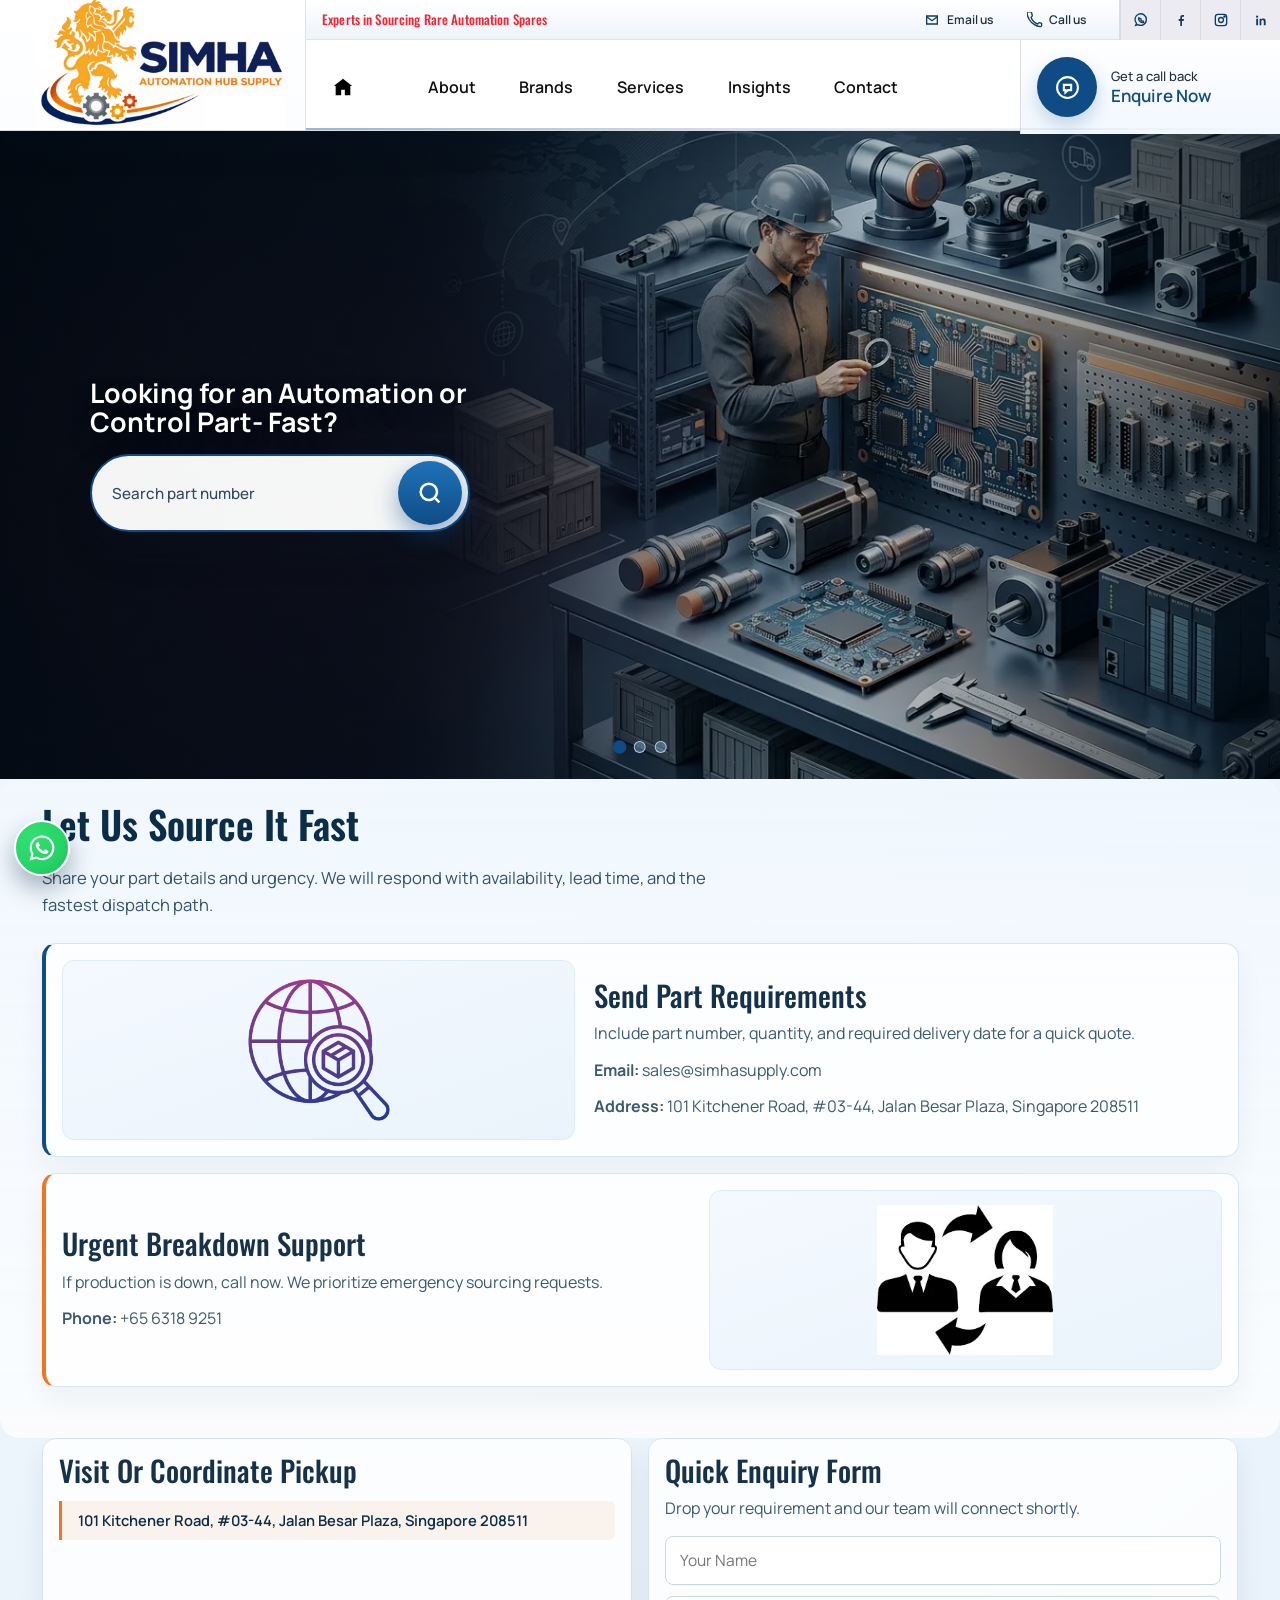
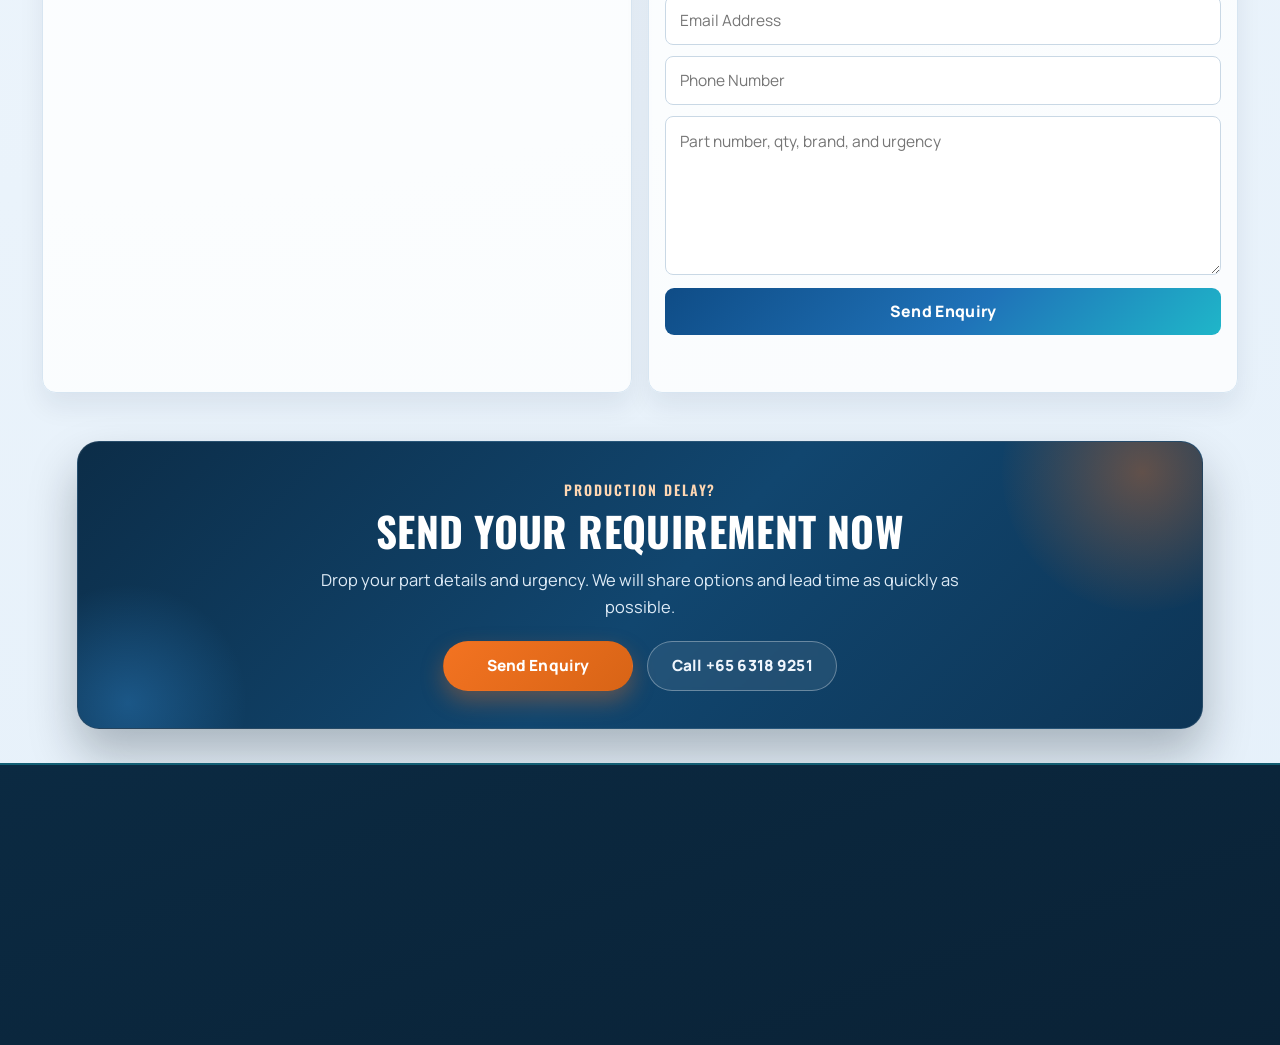
<file: contact.html>
﻿<!DOCTYPE html>
<html lang="en">
<head>
	<meta charset="UTF-8">
	<meta name="viewport" content="width=device-width, initial-scale=1.0">
	<title>Contact | Simha Automation Hub Supply Pte. Ltd.</title>
	<link rel="preconnect" href="https://fonts.googleapis.com">
	<link rel="preconnect" href="https://fonts.gstatic.com" crossorigin>
	<link href="https://fonts.googleapis.com/css2?family=Oswald:wght@400;500;600;700&family=Manrope:wght@400;500;600;700&display=swap" rel="stylesheet">
	<link rel="stylesheet" href="./css/style.css?v=20260413a" onerror="this.onerror=null;this.href='/css/style.css?v=20260413a';">
	<link rel="icon" type="image/webp" href="images/logo.webp">
</head>
<body>
	<header class="aa-header" aria-label="Site header">
		<!-- Hamburger: visible on mobile only -->
		<button class="aa-hamburger menu-toggle" aria-label="Open navigation menu" aria-expanded="false" aria-controls="mobileMenu">
			<span class="aa-bar"></span>
			<span class="aa-bar"></span>
			<span class="aa-bar"></span>
		</button>

		<!-- Quick call CTA: visible on mobile only -->
		<a href="tel:+6563189251" class="aa-mobile-call" aria-label="Call us">
			<svg viewBox="0 0 24 24" fill="none" stroke="currentColor" stroke-width="2" aria-hidden="true"><path d="M22 16.92v3a2 2 0 0 1-2.18 2 19.9 19.9 0 0 1-8.63-3.07A19.5 19.5 0 0 1 3.15 10.8 19.9 19.9 0 0 1 .08 2.09 2 2 0 0 1 2.06-.09h3a2 2 0 0 1 2 1.72c.13 1.01.37 2.01.72 2.96a2 2 0 0 1-.45 2.11L6.04 8a16 16 0 0 0 10 10l1.3-1.3a2 2 0 0 1 2.11-.45c.95.35 1.95.59 2.96.72A2 2 0 0 1 22 16.92z"></path></svg>
		</a>

		<a href="index.html" class="aa-brand" aria-label="Simha Automation Hub Home">
			<img src="images/logo.webp" alt="Simha Automation Hub logo" class="aa-brand-logo">
		</a>

		<div class="aa-top-strip">
			<p class="aa-tagline">Experts in Sourcing Rare Automation Spares</p>
			<div class="aa-top-actions" aria-label="Quick contact and social links">
				<a href="mailto:sales@simhasupply.com" class="aa-top-link" aria-label="Email us">
					<svg viewBox="0 0 24 24" fill="none" stroke="currentColor" stroke-width="2" aria-hidden="true"><path d="M4 6h16v12H4z"></path><path d="m4 7 8 6 8-6"></path></svg>
					<span>Email us</span>
				</a>
				<a href="tel:+6563189251" class="aa-top-link" aria-label="Call us">
					<svg viewBox="0 0 24 24" fill="none" stroke="currentColor" stroke-width="2" aria-hidden="true"><path d="M22 16.92v3a2 2 0 0 1-2.18 2 19.9 19.9 0 0 1-8.63-3.07A19.5 19.5 0 0 1 3.15 10.8 19.9 19.9 0 0 1 .08 2.09 2 2 0 0 1 2.06-.09h3a2 2 0 0 1 2 1.72c.13 1.01.37 2.01.72 2.96a2 2 0 0 1-.45 2.11L6.04 8a16 16 0 0 0 10 10l1.3-1.3a2 2 0 0 1 2.11-.45c.95.35 1.95.59 2.96.72A2 2 0 0 1 22 16.92z"></path></svg>
					<span>Call us</span>
				</a>
				<div class="aa-social-bar" aria-label="Social media">
					<a href="https://wa.me/6583619135" target="_blank" rel="noopener noreferrer" aria-label="WhatsApp" class="aa-social-link">
						<svg viewBox="0 0 24 24" fill="none" stroke="currentColor" stroke-width="2" aria-hidden="true"><path d="M20 11.5a8.5 8.5 0 0 1-12.75 7.36L4 20l1.2-3.1A8.5 8.5 0 1 1 20 11.5z"></path><path d="M9.8 9.9c.3-.4.5-.5.9-.3l1.2.6c.3.2.3.4.2.7l-.3.8c-.1.2 0 .3.1.5.3.4.8.9 1.4 1.3.2.1.4.2.6.1l.8-.3c.3-.1.5-.1.7.2l.6 1.1c.2.4.1.7-.3.9-.5.3-1.2.5-1.8.4-1.1-.1-2.1-.6-3-1.3a7.6 7.6 0 0 1-2.1-2.6c-.5-1-.6-2.1-.1-3.1z"></path></svg>
					</a>
					<a href="contact.html" aria-label="Facebook" class="aa-social-link">
						<svg viewBox="0 0 24 24" fill="currentColor" aria-hidden="true"><path d="M13.5 21v-7.5H16l.4-3h-2.9V8.7c0-.9.3-1.5 1.6-1.5h1.4V4.5c-.3 0-1.1-.1-2.1-.1-2.1 0-3.5 1.2-3.5 3.6v2.5H8.5v3h2.4V21z"></path></svg>
					</a>
					<a href="contact.html" aria-label="Instagram" class="aa-social-link">
						<svg viewBox="0 0 24 24" fill="none" stroke="currentColor" stroke-width="2" aria-hidden="true"><rect x="3.5" y="3.5" width="17" height="17" rx="4"></rect><circle cx="12" cy="12" r="3.7"></circle><circle cx="17.3" cy="6.7" r="1"></circle></svg>
					</a>
					<a href="contact.html" aria-label="LinkedIn" class="aa-social-link">
						<svg viewBox="0 0 24 24" fill="currentColor" aria-hidden="true"><path d="M6.2 8.8a1.7 1.7 0 1 1 0-3.4 1.7 1.7 0 0 1 0 3.4zM4.8 20V10h2.8v10zm5.1 0V10h2.7v1.4h.1c.4-.7 1.3-1.6 2.8-1.6 3 0 3.5 2 3.5 4.5V20h-2.8v-5.1c0-1.2 0-2.8-1.7-2.8s-2 1.3-2 2.7V20z"></path></svg>
					</a>
				</div>
			</div>
		</div>

		<div class="aa-main-row">
			<nav class="aa-nav" aria-label="Primary navigation">
				<a href="index.html" class="aa-home-link" aria-label="Home">
					<svg viewBox="0 0 24 24" fill="currentColor" aria-hidden="true"><path d="M12 3 2 11h2v10h6v-6h4v6h6V11h2z"></path></svg>
				</a>
				<div class="aa-nav-item">
					<a href="about.html" class="aa-nav-link">About</a>
					<div class="aa-nav-dropdown" aria-label="About links">
						<a href="about.html">Company Profile</a>
						<a href="about.html">Our Team</a>
						<a href="contact.html">Global Reach</a>
					</div>
				</div>
				<div class="aa-nav-item">
					<a href="#" class="aa-nav-link">Brands</a>
					<div class="aa-nav-dropdown" aria-label="Brands links">
						<a href="abb.html">ABB</a>
						<a href="fanuc.html">Fanuc</a>
						<a href="indramat.html">Indramat</a>
						<a href="mitsubishi.html">Mitsubishi</a>
						<a href="schneider.html">Schneider</a>
						<a href="siemens.html">Siemens</a>
						<a href="br.html">B&R</a>
					</div>
				</div>
				<div class="aa-nav-item">
					<a href="index.html#services" class="aa-nav-link">Services</a>
					<div class="aa-nav-dropdown" aria-label="Services links">
						<a href="index.html#services">Part Sourcing</a>
						<a href="index.html#services">Service Exchange</a>
						<a href="index.html#services">Repair Lab</a>
					</div>
				</div>
				<div class="aa-nav-item">
					<a href="index.html#blogs" class="aa-nav-link">Insights</a>
					<div class="aa-nav-dropdown" aria-label="Insights links">
						<a href="index.html#blogs">Spares Checklist</a>
						<a href="index.html#blogs">Obsolescence Guide</a>
						<a href="index.html#blogs">PM Planner</a>
					</div>
				</div>
				<a href="contact.html" class="aa-nav-link">Contact</a>
			</nav>

			<div class="aa-main-actions">
				<a href="contact.html" class="aa-enquire-block" aria-label="Get a call back">
					<span class="aa-enquire-icon">
						<svg viewBox="0 0 24 24" fill="none" stroke="currentColor" stroke-width="2" aria-hidden="true"><circle cx="12" cy="12" r="10"></circle><path d="M8.5 9.5h7v5h-3l-2.5 2.2v-2.2h-1.5z"></path></svg>
					</span>
					<span class="aa-enquire-text">
						<small>Get a call back</small>
						<strong>Enquire Now</strong>
					</span>
				</a>
			</div>
		</div>
	</header>

	<section class="parts-hero reveal" data-animate="up" aria-label="Automation parts search banner">
		<div class="parts-hero-track" aria-live="polite">
			<article class="parts-slide is-active" aria-hidden="false">
				<img src="images/banner-image.webp" alt="Warehouse operator with automation inventory">
			</article>
			<article class="parts-slide" aria-hidden="true">
				<img src="images/banner-image2.webp" alt="Industrial racks with packaged parts">
			</article>
			<article class="parts-slide" aria-hidden="true">
				<img src="images/banner-image3.webp" alt="Team inspecting stocked automation components">
			</article>
		</div>

		<div class="parts-hero-overlay"></div>

		<div class="parts-hero-content">
			<h2>
				<span>Looking for an Automation or</span>
				<span>Control Part- Fast?</span>
			</h2>
			<form class="parts-search" action="contact.html" method="get">
				<input type="search" name="part" placeholder="Search part number" aria-label="Search part number">
				<button type="submit" class="parts-search-btn" aria-label="Search">
					<svg viewBox="0 0 24 24" fill="none" stroke="currentColor" stroke-width="2" aria-hidden="true"><circle cx="11" cy="11" r="7"></circle><path d="m20 20-3.4-3.4"></path></svg>
				</button>
			</form>
		</div>

		<div class="parts-hero-dots" aria-label="Banner slides">
			<button type="button" class="parts-dot is-active" data-slide-index="0" aria-label="Show slide 1"></button>
			<button type="button" class="parts-dot" data-slide-index="1" aria-label="Show slide 2"></button>
			<button type="button" class="parts-dot" data-slide-index="2" aria-label="Show slide 3"></button>
		</div>
	</section>

	<section class="support-section reveal" data-animate="up" aria-label="Contact information">
		<div class="support-header reveal" data-animate="right">
			<h2>Let Us Source It Fast</h2>
			<p>
				Share your part details and urgency. We will respond with availability, lead time, and the fastest dispatch path.
			</p>
		</div>

		<div class="support-flow">
			<article class="support-row reveal" data-animate="up" style="--delay: 60ms;">
				<div class="support-media">
					<img src="images/service1.webp" alt="Part sourcing support" class="support-image">
				</div>
				<div class="support-copy">
					<h3>Send Part Requirements</h3>
					<p>Include part number, quantity, and required delivery date for a quick quote.</p>
					<p><strong>Email:</strong> sales@simhasupply.com</p>
					<p><strong>Address:</strong> 101 Kitchener Road, #03-44, Jalan Besar Plaza, Singapore 208511</p>
				</div>
			</article>

			<article class="support-row support-row-reverse reveal" data-animate="up" style="--delay: 140ms;">
				<div class="support-media">
					<img src="images/service2.webp" alt="Emergency support contact" class="support-image">
				</div>
				<div class="support-copy">
					<h3>Urgent Breakdown Support</h3>
					<p>If production is down, call now. We prioritize emergency sourcing requests.</p>
					<p><strong>Phone:</strong> +65 6318 9251</p>
				</div>
			</article>
		</div>
	</section>

	<section class="contact-map-section reveal" data-animate="up" aria-label="Map and contact form">
		<div class="contact-map-grid">
			<article class="contact-map-card reveal" data-animate="up" style="--delay: 60ms;">
				<h3>Visit Or Coordinate Pickup</h3>
				<p class="map-address">101 Kitchener Road, #03-44, Jalan Besar Plaza, Singapore 208511</p>
				<iframe
					title="Simha Automation Hub Supply Pte. Ltd. location map"
					src="https://maps.google.com/maps?q=101+Kitchener+Road+Singapore+208511&t=&z=15&ie=UTF8&iwloc=&output=embed"
					loading="lazy"
					referrerpolicy="no-referrer-when-downgrade">
				</iframe>
			</article>

			<article class="contact-form-card reveal" data-animate="up" style="--delay: 140ms;">
				<h3>Quick Enquiry Form</h3>
				<p>Drop your requirement and our team will connect shortly.</p>

				<form class="contact-page-form" action="https://formsubmit.co/sales@simhasupply.com" method="post">
					<input type="hidden" name="_subject" value="New Quick Enquiry - Simha Supply">
					<input type="hidden" name="_template" value="table">
					<input type="hidden" name="_captcha" value="false">
					<input type="hidden" name="_next" value="https://simhasupply.com/contact.html?enquiry=success">
					<input type="text" name="name" placeholder="Your Name" required>
					<input type="email" name="email" placeholder="Email Address" required>
					<input type="tel" name="phone" placeholder="Phone Number" required>
					<textarea name="message" placeholder="Part number, qty, brand, and urgency" rows="6" required></textarea>
					<button type="submit">Send Enquiry</button>
				</form>
			</article>
		</div>
	</section>

	<section class="final-cta-section reveal" data-animate="up" aria-label="Quick enquiry call to action">
		<div class="final-cta-inner">
			<p class="final-cta-kicker">Production Delay?</p>
			<h2>Send Your Requirement Now</h2>
			<p class="final-cta-copy">Drop your part details and urgency. We will share options and lead time as quickly as possible.</p>
			<div class="final-cta-actions">
				<a href="contact.html" class="final-cta-btn final-cta-btn-primary">Send Enquiry</a>
				<a href="tel:+6563189251" class="final-cta-btn final-cta-btn-secondary">Call +65 6318 9251</a>
			</div>
		</div>
	</section>

	<footer class="site-footer reveal" data-animate="up">
		<section class="footer-grid">
			<div class="footer-brand-block">
				<a href="index.html" class="footer-brand-logo-link" aria-label="Simha Automation Hub Home">
					<img src="images/logo2.webp" alt="Simha Automation Hub logo" class="footer-logo">
				</a>
			</div>

			<div class="footer-col">
				<h3>Company</h3>
				<a href="about.html">About Us</a>
				<a href="contact.html">Contact</a>
				<a href="Faq.html">FAQ</a>
			</div>

			<div class="footer-col">
				<h3>Support</h3>
				<a href="contact.html">Urgent Enquiry</a>
				<a href="contact.html">Lead Time Check</a>
				<a href="contact.html">Part Sourcing</a>
			</div>

			<div class="footer-col">
				<h3>Reach Us</h3>
				<a href="tel:+6563189251">+65 6318 9251</a>
				<a href="mailto:sales@simhasupply.com">sales@simhasupply.com</a>
				<address class="footer-address">101 Kitchener Road, #03-44,<br>Jalan Besar Plaza,<br>Singapore 208511</address>
			</div>
		</section>

		<section class="footer-bottom">
			<p>© 2026 Simha Automation Hub Supply Pte. Ltd. All rights reserved.</p>
			<p>Global delivery | Immediate dispatch | 12-month warranty</p>
		</section>
	</footer>

	<!-- Mobile drawer menu -->
	<div class="aa-mobile-menu" id="mobileMenu" aria-hidden="true">
		<button class="aa-mobile-backdrop" data-close-mobile-menu aria-label="Close menu"></button>
		<div class="aa-mobile-panel">

			<div class="aa-mobile-panel-head">
				<a href="index.html" class="aa-mobile-panel-logo-link" aria-label="Home">
					<img src="images/logo.webp" alt="Simha Automation Hub logo" class="aa-mobile-panel-logo">
				</a>
				<button class="aa-mobile-close" data-close-mobile-menu aria-label="Close menu">
					<svg viewBox="0 0 24 24" fill="none" stroke="currentColor" stroke-width="2.5" aria-hidden="true"><path d="M18 6 6 18M6 6l12 12"/></svg>
				</button>
			</div>

			<div class="aa-mobile-util">
				<p class="aa-mobile-tagline">Experts in Sourcing Rare Automation Spares</p>
				<div class="aa-mobile-util-links">
					<a href="mailto:sales@simhasupply.com" class="aa-mobile-util-link">
						<svg viewBox="0 0 24 24" fill="none" stroke="currentColor" stroke-width="2" aria-hidden="true"><path d="M4 6h16v12H4z"></path><path d="m4 7 8 6 8-6"></path></svg>
						<span>sales@simhasupply.com</span>
					</a>
					<a href="tel:+6563189251" class="aa-mobile-util-link">
						<svg viewBox="0 0 24 24" fill="none" stroke="currentColor" stroke-width="2" aria-hidden="true"><path d="M22 16.92v3a2 2 0 0 1-2.18 2 19.9 19.9 0 0 1-8.63-3.07A19.5 19.5 0 0 1 3.15 10.8 19.9 19.9 0 0 1 .08 2.09 2 2 0 0 1 2.06-.09h3a2 2 0 0 1 2 1.72c.13 1.01.37 2.01.72 2.96a2 2 0 0 1-.45 2.11L6.04 8a16 16 0 0 0 10 10l1.3-1.3a2 2 0 0 1 2.11-.45c.95.35 1.95.59 2.96.72A2 2 0 0 1 22 16.92z"></path></svg>
						<span>+65 6318 9251</span>
					</a>
				</div>
				<div class="aa-mobile-social">
					<a href="https://wa.me/6583619135" target="_blank" rel="noopener noreferrer" aria-label="WhatsApp" class="aa-mobile-social-link">
						<svg viewBox="0 0 24 24" fill="none" stroke="currentColor" stroke-width="2" aria-hidden="true"><path d="M20 11.5a8.5 8.5 0 0 1-12.75 7.36L4 20l1.2-3.1A8.5 8.5 0 1 1 20 11.5z"></path><path d="M9.8 9.9c.3-.4.5-.5.9-.3l1.2.6c.3.2.3.4.2.7l-.3.8c-.1.2 0 .3.1.5.3.4.8.9 1.4 1.3.2.1.4.2.6.1l.8-.3c.3-.1.5-.1.7.2l.6 1.1c.2.4.1.7-.3.9-.5.3-1.2.5-1.8.4-1.1-.1-2.1-.6-3-1.3a7.6 7.6 0 0 1-2.1-2.6c-.5-1-.6-2.1-.1-3.1z"></path></svg>
					</a>
					<a href="contact.html" aria-label="Facebook" class="aa-mobile-social-link">
						<svg viewBox="0 0 24 24" fill="currentColor" aria-hidden="true"><path d="M13.5 21v-7.5H16l.4-3h-2.9V8.7c0-.9.3-1.5 1.6-1.5h1.4V4.5c-.3 0-1.1-.1-2.1-.1-2.1 0-3.5 1.2-3.5 3.6v2.5H8.5v3h2.4V21z"></path></svg>
					</a>
					<a href="contact.html" aria-label="Instagram" class="aa-mobile-social-link">
						<svg viewBox="0 0 24 24" fill="none" stroke="currentColor" stroke-width="2" aria-hidden="true"><rect x="3.5" y="3.5" width="17" height="17" rx="4"></rect><circle cx="12" cy="12" r="3.7"></circle><circle cx="17.3" cy="6.7" r="1"></circle></svg>
					</a>
					<a href="contact.html" aria-label="LinkedIn" class="aa-mobile-social-link">
						<svg viewBox="0 0 24 24" fill="currentColor" aria-hidden="true"><path d="M6.2 8.8a1.7 1.7 0 1 1 0-3.4 1.7 1.7 0 0 1 0 3.4zM4.8 20V10h2.8v10zm5.1 0V10h2.7v1.4h.1c.4-.7 1.3-1.6 2.8-1.6 3 0 3.5 2 3.5 4.5V20h-2.8v-5.1c0-1.2 0-2.8-1.7-2.8s-2 1.3-2 2.7V20z"></path></svg>
					</a>
				</div>
			</div>

			<nav class="aa-mobile-nav" aria-label="Mobile primary navigation">
				<a href="index.html" class="aa-mobile-nav-link">
					<svg viewBox="0 0 24 24" fill="currentColor" aria-hidden="true"><path d="M12 3 2 11h2v10h6v-6h4v6h6V11h2z"></path></svg>
					<span>Home</span>
				</a>
				<a href="about.html" class="aa-mobile-nav-link">About</a>
				<a href="index.html" class="aa-mobile-nav-link">Brands</a>
				<a href="index.html#services" class="aa-mobile-nav-link">Services</a>
				<a href="index.html#blogs" class="aa-mobile-nav-link">Insights</a>
				<a href="contact.html" class="aa-mobile-nav-link">Contact</a>
			</nav>

			<div class="aa-mobile-panel-footer">
				<a href="contact.html" class="aa-mobile-cta">
					<svg viewBox="0 0 24 24" fill="none" stroke="currentColor" stroke-width="2" aria-hidden="true"><circle cx="12" cy="12" r="10"></circle><path d="M8.5 9.5h7v5h-3l-2.5 2.2v-2.2h-1.5z"></path></svg>
					<span>Enquire Now</span>
				</a>
			</div>

		</div>
	</div>

	<script src="js/script.js?v=20260413a"></script>
</body>
</html>
</file>
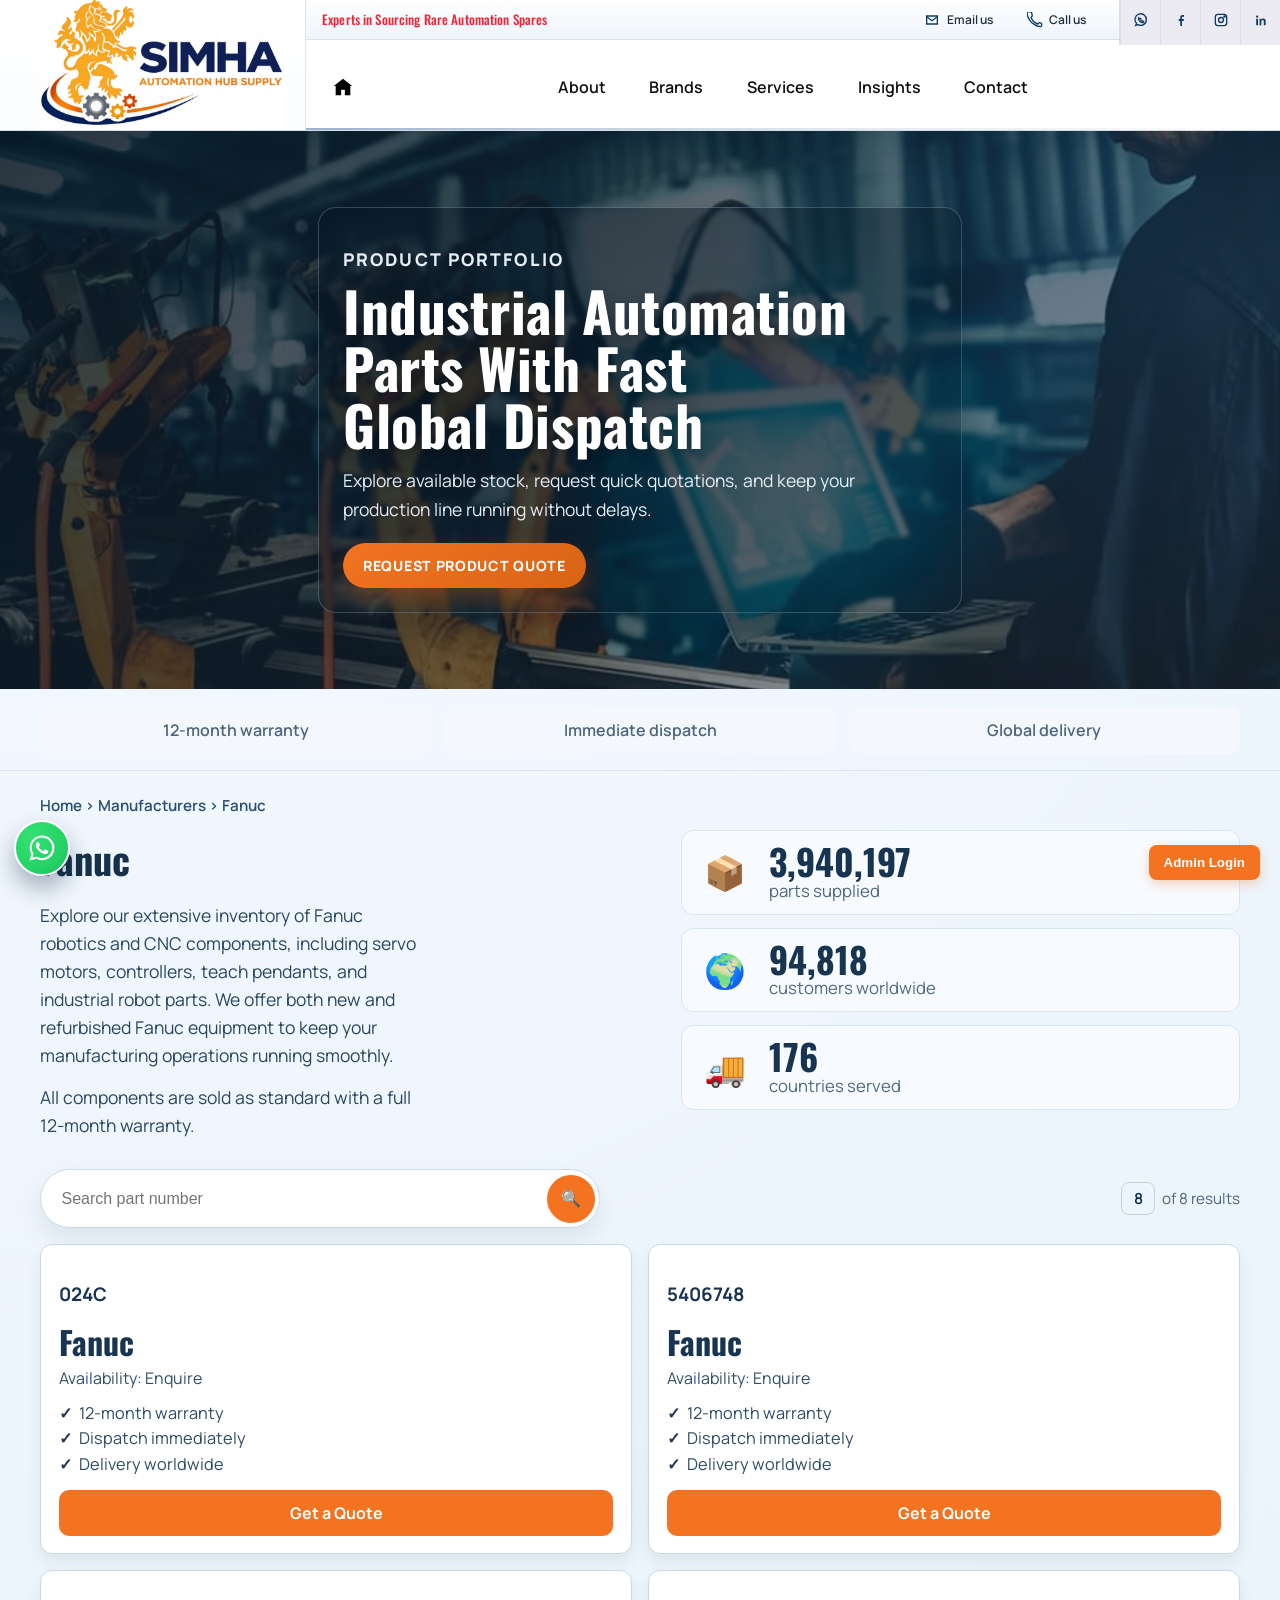
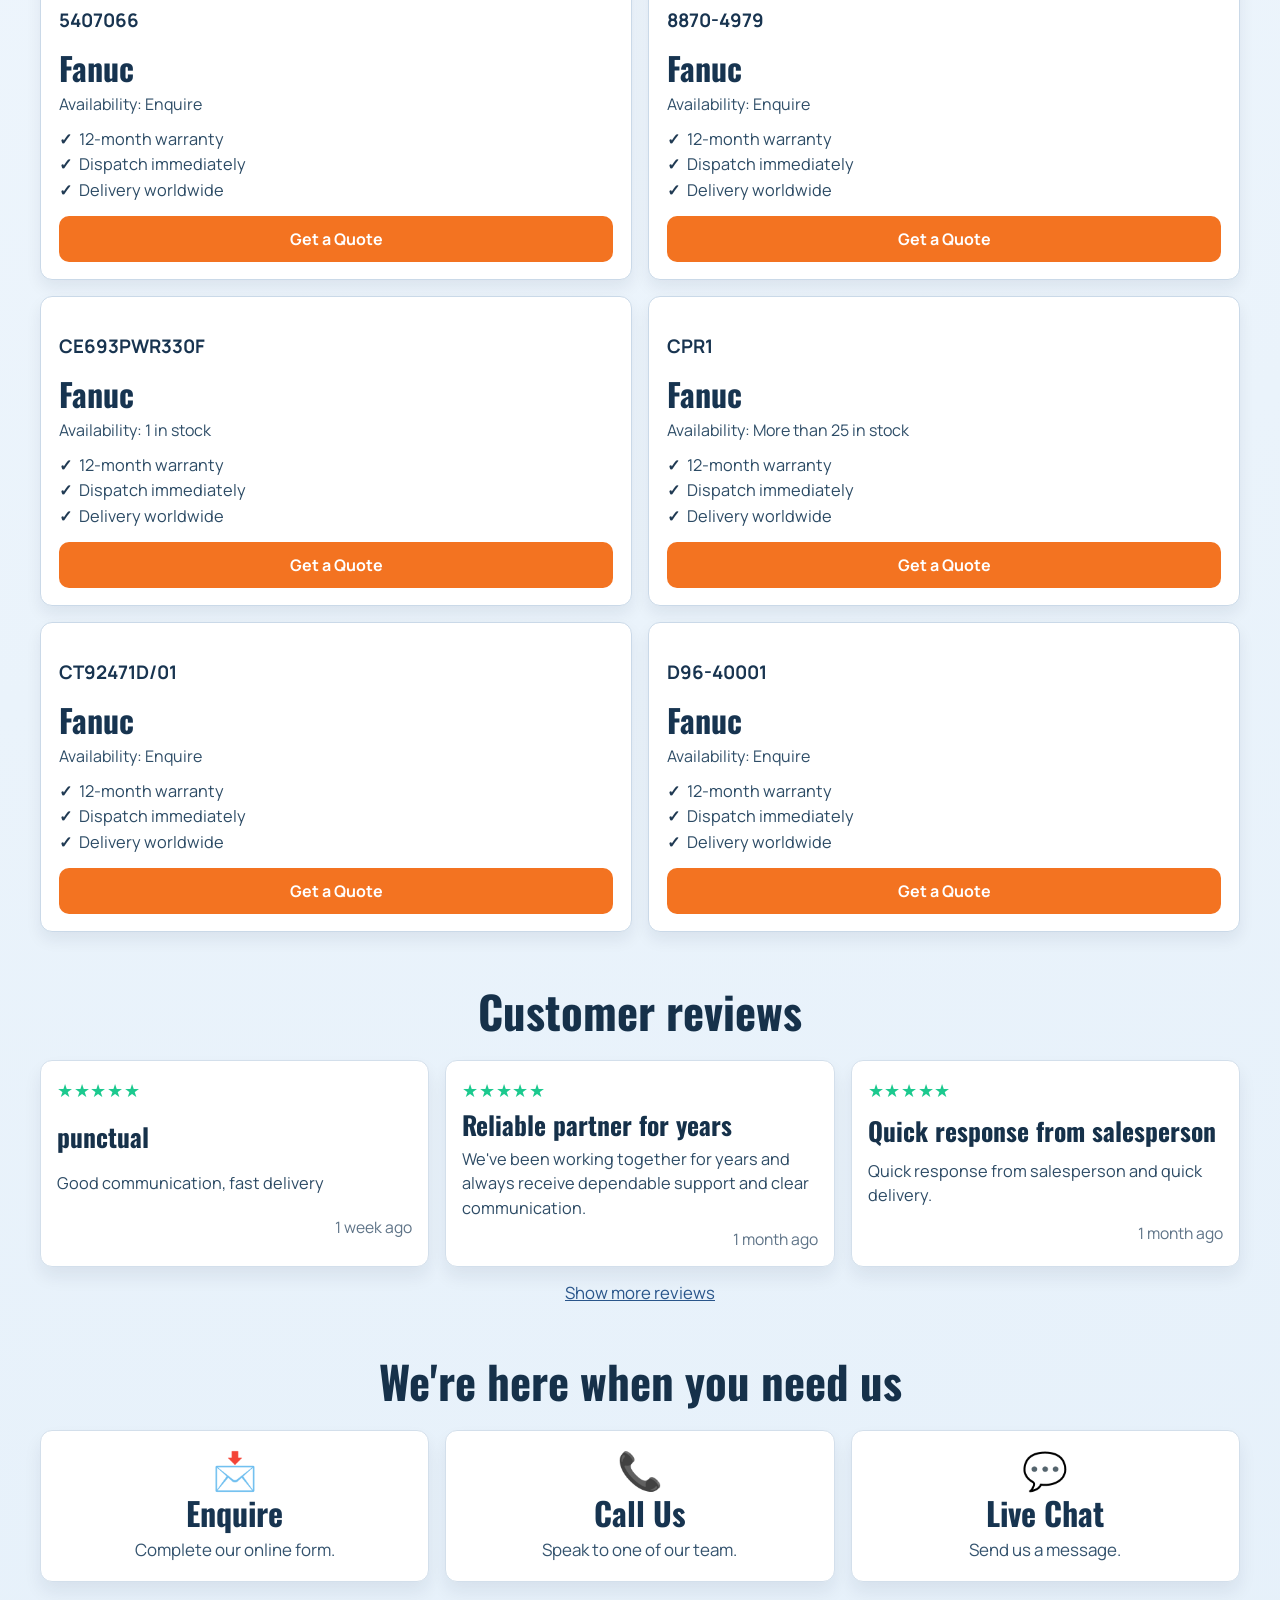
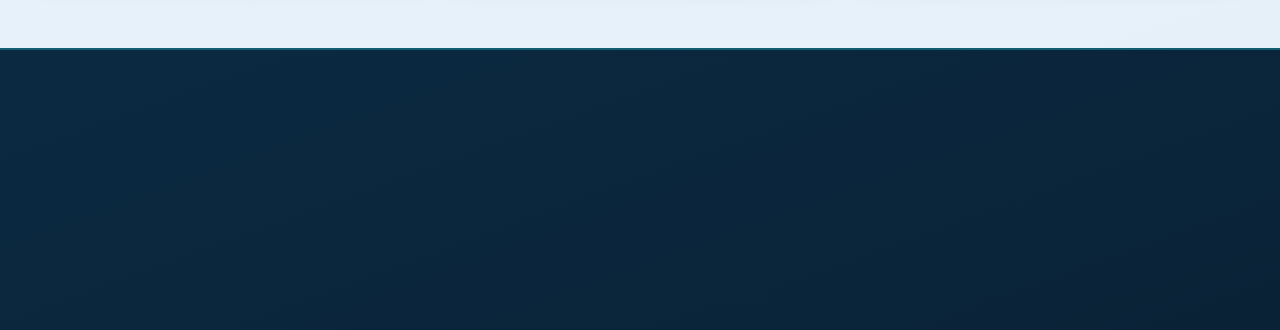
<file: fanuc.html>
﻿<!DOCTYPE html>
<html lang="en">
<head>
    <meta charset="UTF-8">
    <meta name="viewport" content="width=device-width, initial-scale=1.0">
    <title>Fanuc - Products | Simha Automation Hub</title>
    <link rel="preconnect" href="https://fonts.googleapis.com">
    <link rel="preconnect" href="https://fonts.gstatic.com" crossorigin>
    <link href="https://fonts.googleapis.com/css2?family=Oswald:wght@400;500;600;700&family=Manrope:wght@400;500;600;700&display=swap" rel="stylesheet">
    <link rel="stylesheet" href="./css/style.css?v=20260413a" onerror="this.onerror=null;this.href='/css/style.css?v=20260413a';">
    <link rel="icon" type="image/webp" href="images/logo.webp">
</head>
<body>
    <header class="aa-header" aria-label="Site header">
        <!-- Hamburger: visible on mobile only -->
        <button class="aa-hamburger menu-toggle" aria-label="Open navigation menu" aria-expanded="false" aria-controls="mobileMenu">
            <span class="aa-bar"></span>
            <span class="aa-bar"></span>
            <span class="aa-bar"></span>
        </button>

        <!-- Quick call CTA: visible on mobile only -->
        <a href="tel:+6563189251" class="aa-mobile-call" aria-label="Call us">
            <svg viewBox="0 0 24 24" fill="none" stroke="currentColor" stroke-width="2" aria-hidden="true"><path d="M22 16.92v3a2 2 0 0 1-2.18 2 19.9 19.9 0 0 1-8.63-3.07A19.5 19.5 0 0 1 3.15 10.8 19.9 19.9 0 0 1 .08 2.09 2 2 0 0 1 2.06-.09h3a2 2 0 0 1 2 1.72c.13 1.01.37 2.01.72 2.96a2 2 0 0 1-.45 2.11L6.04 8a16 16 0 0 0 10 10l1.3-1.3a2 2 0 0 1 2.11-.45c.95.35 1.95.59 2.96.72A2 2 0 0 1 22 16.92z"></path></svg>
        </a>

        <a href="index.html" class="aa-brand" aria-label="Simha Automation Hub Home">
            <img src="images/logo.webp" alt="Simha Automation Hub logo" class="aa-brand-logo">
        </a>

        <div class="aa-top-strip">
            <p class="aa-tagline">Experts in Sourcing Rare Automation Spares</p>
            <div class="aa-top-actions" aria-label="Quick contact and social links">
                <a href="mailto:sales@simhasupply.com" class="aa-top-link" aria-label="Email us">
                    <svg viewBox="0 0 24 24" fill="none" stroke="currentColor" stroke-width="2" aria-hidden="true"><path d="M4 6h16v12H4z"></path><path d="m4 7 8 6 8-6"></path></svg>
                    <span>Email us</span>
                </a>
                <a href="tel:+6563189251" class="aa-top-link" aria-label="Call us">
                    <svg viewBox="0 0 24 24" fill="none" stroke="currentColor" stroke-width="2" aria-hidden="true"><path d="M22 16.92v3a2 2 0 0 1-2.18 2 19.9 19.9 0 0 1-8.63-3.07A19.5 19.5 0 0 1 3.15 10.8 19.9 19.9 0 0 1 .08 2.09 2 2 0 0 1 2.06-.09h3a2 2 0 0 1 2 1.72c.13 1.01.37 2.01.72 2.96a2 2 0 0 1-.45 2.11L6.04 8a16 16 0 0 0 10 10l1.3-1.3a2 2 0 0 1 2.11-.45c.95.35 1.95.59 2.96.72A2 2 0 0 1 22 16.92z"></path></svg>
                    <span>Call us</span>
                </a>
                <div class="aa-social-bar" aria-label="Social media">
                    <a href="https://wa.me/6583619135" target="_blank" rel="noopener noreferrer" aria-label="WhatsApp" class="aa-social-link">
                        <svg viewBox="0 0 24 24" fill="none" stroke="currentColor" stroke-width="2" aria-hidden="true"><path d="M20 11.5a8.5 8.5 0 0 1-12.75 7.36L4 20l1.2-3.1A8.5 8.5 0 1 1 20 11.5z"></path><path d="M9.8 9.9c.3-.4.5-.5.9-.3l1.2.6c.3.2.3.4.2.7l-.3.8c-.1.2 0 .3.1.5.3.4.8.9 1.4 1.3.2.1.4.2.6.1l.8-.3c.3-.1.5-.1.7.2l.6 1.1c.2.4.1.7-.3.9-.5.3-1.2.5-1.8.4-1.1-.1-2.1-.6-3-1.3a7.6 7.6 0 0 1-2.1-2.6c-.5-1-.6-2.1-.1-3.1z"></path></svg>
                    </a>
                    <a href="contact.html" aria-label="Facebook" class="aa-social-link">
                        <svg viewBox="0 0 24 24" fill="currentColor" aria-hidden="true"><path d="M13.5 21v-7.5H16l.4-3h-2.9V8.7c0-.9.3-1.5 1.6-1.5h1.4V4.5c-.3 0-1.1-.1-2.1-.1-2.1 0-3.5 1.2-3.5 3.6v2.5H8.5v3h2.4V21z"></path></svg>
                    </a>
                    <a href="contact.html" aria-label="Instagram" class="aa-social-link">
                        <svg viewBox="0 0 24 24" fill="none" stroke="currentColor" stroke-width="2" aria-hidden="true"><rect x="3.5" y="3.5" width="17" height="17" rx="4"></rect><circle cx="12" cy="12" r="3.7"></circle><circle cx="17.3" cy="6.7" r="1"></circle></svg>
                    </a>
                    <a href="contact.html" aria-label="LinkedIn" class="aa-social-link">
                        <svg viewBox="0 0 24 24" fill="currentColor" aria-hidden="true"><path d="M6.2 8.8a1.7 1.7 0 1 1 0-3.4 1.7 1.7 0 0 1 0 3.4zM4.8 20V10h2.8v10zm5.1 0V10h2.7v1.4h.1c.4-.7 1.3-1.6 2.8-1.6 3 0 3.5 2 3.5 4.5V20h-2.8v-5.1c0-1.2 0-2.8-1.7-2.8s-2 1.3-2 2.7V20z"></path></svg>
                    </a>
                </div>
            </div>
        </div>

        <div class="aa-main-row">
            <nav class="aa-nav" aria-label="Primary navigation">
                <a href="index.html" class="aa-home-link" aria-label="Home">
                    <svg viewBox="0 0 24 24" fill="currentColor" aria-hidden="true"><path d="M12 3 2 11h2v10h6v-6h4v6h6V11h2z"></path></svg>
                </a>
                <div class="aa-nav-item">
                    <a href="about.html" class="aa-nav-link">About</a>
                    <div class="aa-nav-dropdown" aria-label="About links">
                        <a href="about.html">Company Profile</a>
                        <a href="about.html">Our Team</a>
                        <a href="contact.html">Global Reach</a>
                    </div>
                </div>
                <div class="aa-nav-item">
                    <a href="#" class="aa-nav-link">Brands</a>
                    <div class="aa-nav-dropdown" aria-label="Brands links">
                        <a href="abb.html">ABB</a>
                        <a href="fanuc.html">Fanuc</a>
                        <a href="indramat.html">Indramat</a>
                        <a href="mitsubishi.html">Mitsubishi</a>
                        <a href="schneider.html">Schneider</a>
                        <a href="siemens.html">Siemens</a>
                        <a href="contact.html">B&R</a>
                    </div>
                </div>
                <div class="aa-nav-item">
                    <a href="index.html#services" class="aa-nav-link">Services</a>
                    <div class="aa-nav-dropdown" aria-label="Services links">
                        <a href="index.html#services">Part Sourcing</a>
                        <a href="index.html#services">Service Exchange</a>
                        <a href="index.html#services">Repair Lab</a>
                    </div>
                </div>
                <div class="aa-nav-item">
                    <a href="index.html#blogs" class="aa-nav-link">Insights</a>
                    <div class="aa-nav-dropdown" aria-label="Insights links">
                        <a href="index.html#blogs">Spares Checklist</a>
                        <a href="index.html#blogs">Obsolescence Guide</a>
                        <a href="index.html#blogs">PM Planner</a>
                    </div>
                </div>
                <a href="contact.html" class="aa-nav-link">Contact</a>
            </nav>

          
        </div>
    </header>

    <section class="product-video-banner" aria-label="Product page video banner">
        <video class="product-video" autoplay muted loop playsinline poster="images/banner1.webp">
            <source src="https://videos.pexels.com/video-files/3130284/3130284-uhd_2560_1440_25fps.mp4" type="video/mp4">
        </video>
        <div class="product-video-overlay"></div>
        <div class="product-video-content">
            <p class="product-kicker">Product Portfolio</p>
            <h1>Industrial Automation Parts With Fast Global Dispatch</h1>
            <p>Explore available stock, request quick quotations, and keep your production line running without delays.</p>
            <a href="contact.html" class="product-banner-cta">Request Product Quote</a>
        </div>
    </section>

    <section class="prod-trust-strip reveal" data-animate="up" aria-label="Key service highlights">
        <p>12-month warranty</p>
        <p>Immediate dispatch</p>
        <p>Global delivery</p>
    </section>

    <section class="prod-abb-overview reveal" data-animate="up" aria-label="Fanuc overview">
        <p class="prod-breadcrumb">Home &gt; Manufacturers &gt; Fanuc</p>
        <div class="prod-abb-grid">
            <article class="prod-abb-copy reveal" data-animate="right">
                <h2>Fanuc</h2>
                <p>Explore our extensive inventory of Fanuc robotics and CNC components, including servo motors, controllers, teach pendants, and industrial robot parts. We offer both new and refurbished Fanuc equipment to keep your manufacturing operations running smoothly.</p>
                <p>All components are sold as standard with a full 12-month warranty.</p>
            </article>
            <div class="prod-abb-stats reveal" data-animate="up">
                <article>
                    <span class="prod-stat-icon" aria-hidden="true">📦</span>
                    <div><strong>3,940,197</strong><small>parts supplied</small></div>
                </article>
                <article>
                    <span class="prod-stat-icon" aria-hidden="true">🌍</span>
                    <div><strong>94,818</strong><small>customers worldwide</small></div>
                </article>
                <article>
                    <span class="prod-stat-icon" aria-hidden="true">🚚</span>
                    <div><strong>176</strong><small>countries served</small></div>
                </article>
            </div>
        </div>
    </section>

    <section class="prod-catalog reveal" data-animate="up" aria-label="Fanuc part catalog">
        <div class="prod-search-row">
            <form class="prod-search" data-filter-form>
                <input type="search" name="part" placeholder="Search part number" aria-label="Search part number">
                <button type="button" aria-label="Search">🔍</button>
            </form>
            <p class="prod-results-count"><span>8</span> of 442,736 results</p>
        </div>

        <div class="prod-cards-grid">
            <article class="prod-part-card reveal" data-animate="up"><h3>024C</h3><h4>Fanuc</h4><p>Availability: Enquire</p><ul><li>12-month warranty</li><li>Dispatch immediately</li><li>Delivery worldwide</li></ul><a href="contact.html">Get a Quote</a></article>
            <article class="prod-part-card reveal" data-animate="up"><h3>5406748</h3><h4>Fanuc</h4><p>Availability: Enquire</p><ul><li>12-month warranty</li><li>Dispatch immediately</li><li>Delivery worldwide</li></ul><a href="contact.html">Get a Quote</a></article>
            <article class="prod-part-card reveal" data-animate="up"><h3>5407066</h3><h4>Fanuc</h4><p>Availability: Enquire</p><ul><li>12-month warranty</li><li>Dispatch immediately</li><li>Delivery worldwide</li></ul><a href="contact.html">Get a Quote</a></article>
            <article class="prod-part-card reveal" data-animate="up"><h3>8870-4979</h3><h4>Fanuc</h4><p>Availability: Enquire</p><ul><li>12-month warranty</li><li>Dispatch immediately</li><li>Delivery worldwide</li></ul><a href="contact.html">Get a Quote</a></article>
            <article class="prod-part-card reveal" data-animate="up"><h3>CE693PWR330F</h3><h4>Fanuc</h4><p>Availability: 1 in stock</p><ul><li>12-month warranty</li><li>Dispatch immediately</li><li>Delivery worldwide</li></ul><a href="contact.html">Get a Quote</a></article>
            <article class="prod-part-card reveal" data-animate="up"><h3>CPR1</h3><h4>Fanuc</h4><p>Availability: More than 25 in stock</p><ul><li>12-month warranty</li><li>Dispatch immediately</li><li>Delivery worldwide</li></ul><a href="contact.html">Get a Quote</a></article>
            <article class="prod-part-card reveal" data-animate="up"><h3>CT92471D/01</h3><h4>Fanuc</h4><p>Availability: Enquire</p><ul><li>12-month warranty</li><li>Dispatch immediately</li><li>Delivery worldwide</li></ul><a href="contact.html">Get a Quote</a></article>
            <article class="prod-part-card reveal" data-animate="up"><h3>D96-40001</h3><h4>Fanuc</h4><p>Availability: Enquire</p><ul><li>12-month warranty</li><li>Dispatch immediately</li><li>Delivery worldwide</li></ul><a href="contact.html">Get a Quote</a></article>
        </div>

        <div class="prod-pagination" aria-label="Pagination">
            <button type="button" class="is-active">1</button>
            <button type="button">2</button>
            <button type="button">3</button>
            <button type="button">4</button>
            <button type="button">5</button>
        </div>
    </section>

    <section class="prod-reviews reveal" data-animate="up" aria-label="Customer reviews">
        <h2>Customer reviews</h2>
        <div class="prod-reviews-grid">
            <article class="prod-review-card"><p class="stars">★★★★★</p><h3>punctual</h3><p>Good communication, fast delivery</p><small>1 week ago</small></article>
            <article class="prod-review-card"><p class="stars">★★★★★</p><h3>Reliable partner for years</h3><p>We've been working together for years and always receive dependable support and clear communication.</p><small>1 month ago</small></article>
            <article class="prod-review-card"><p class="stars">★★★★★</p><h3>Quick response from salesperson</h3><p>Quick response from salesperson and quick delivery.</p><small>1 month ago</small></article>
        </div>
        <a href="contact.html" class="prod-more-reviews">Show more reviews</a>
    </section>

    <section class="prod-contact-cards reveal" data-animate="up" aria-label="Contact options">
        <h2>We're here when you need us</h2>
        <div class="prod-contact-grid">
            <article><span>📩</span><h3>Enquire</h3><p>Complete our online form.</p></article>
            <article><span>📞</span><h3>Call Us</h3><p>Speak to one of our team.</p></article>
            <article><span>💬</span><h3>Live Chat</h3><p>Send us a message.</p></article>
        </div>
    </section>

    <footer class="site-footer" data-animate="up">
        <section class="footer-grid">
            <div class="footer-brand-block">
                <a href="index.html" class="footer-brand-logo-link" aria-label="Simha Automation Hub Home">
                    <img src="images/logo2.webp" alt="Simha Automation Hub logo" class="footer-logo">
                </a>
            </div>

            <div class="footer-col">
                <h3>Company</h3>
                <a href="about.html">About Us</a>
                <a href="contact.html">Contact</a>
                <a href="Faq.html">FAQ</a>
            </div>

            <div class="footer-col">
                <h3>Support</h3>
                <a href="contact.html">Urgent Enquiry</a>
                <a href="contact.html">Lead Time Check</a>
                <a href="contact.html">Part Sourcing</a>
            </div>

            <div class="footer-col">
                <h3>Reach Us</h3>
                <a href="tel:+6563189251">+65 6318 9251</a>
                <a href="mailto:sales@simhasupply.com">sales@simhasupply.com</a>
                <address class="footer-address">101 Kitchener Road, #03-44,<br>Jalan Besar Plaza,<br>Singapore 208511</address>
            </div>
        </section>

        <section class="footer-bottom">
            <p>© 2026 Simha Automation Hub Supply Pte. Ltd. All rights reserved.</p>
            <p>Global delivery | Immediate dispatch | 12-month warranty</p>
        </section>
    </footer>

    <div class="enquiry-modal" id="enquiryModal" aria-hidden="true">
        <button class="enquiry-backdrop" type="button" data-close-modal aria-label="Close enquiry popup"></button>
        <section class="enquiry-dialog" role="dialog" aria-modal="true" aria-labelledby="enquiryTitle">
            <header class="enquiry-header">
                <h2 id="enquiryTitle">ENQUIRE NOW</h2>
                <button class="enquiry-close" type="button" data-close-modal aria-label="Close">&times;</button>
            </header>

            <form class="enquiry-form" id="enquiryForm">
                <input type="text" name="name" placeholder="Name" required>
                <input type="text" name="company" placeholder="Company Name" required>
                <input type="email" name="email" placeholder="Email" required>

                <div class="enquiry-phone-wrap">
                    <span class="enquiry-country">+65</span>
                    <input type="tel" name="phone" placeholder="01234 56789" required>
                </div>

                <textarea name="message" placeholder="Message" rows="5" required></textarea>

                <div class="enquiry-captcha" aria-hidden="true">
                    <span class="captcha-box"></span>
                    <span>I'm not a robot</span>
                </div>

                <button type="submit" class="enquiry-submit">SUBMIT</button>
            </form>
        </section>
    </div>
    <!-- Mobile drawer menu -->
    <div class="aa-mobile-menu" id="mobileMenu" aria-hidden="true">
        <button class="aa-mobile-backdrop" data-close-mobile-menu aria-label="Close menu"></button>
        <div class="aa-mobile-panel">

            <div class="aa-mobile-panel-head">
                <a href="index.html" class="aa-mobile-panel-logo-link" aria-label="Home">
                    <img src="images/logo.webp" alt="Simha Automation Hub logo" class="aa-mobile-panel-logo">
                </a>
                <button class="aa-mobile-close" data-close-mobile-menu aria-label="Close menu">
                    <svg viewBox="0 0 24 24" fill="none" stroke="currentColor" stroke-width="2.5" aria-hidden="true"><path d="M18 6 6 18M6 6l12 12"/></svg>
                </button>
            </div>

            <div class="aa-mobile-util">
                <p class="aa-mobile-tagline">Experts in Sourcing Rare Automation Spares</p>
                <div class="aa-mobile-util-links">
                    <a href="mailto:sales@simhasupply.com" class="aa-mobile-util-link">
                        <svg viewBox="0 0 24 24" fill="none" stroke="currentColor" stroke-width="2" aria-hidden="true"><path d="M4 6h16v12H4z"></path><path d="m4 7 8 6 8-6"></path></svg>
                        <span>sales@simhasupply.com</span>
                    </a>
                    <a href="tel:+6563189251" class="aa-mobile-util-link">
                        <svg viewBox="0 0 24 24" fill="none" stroke="currentColor" stroke-width="2" aria-hidden="true"><path d="M22 16.92v3a2 2 0 0 1-2.18 2 19.9 19.9 0 0 1-8.63-3.07A19.5 19.5 0 0 1 3.15 10.8 19.9 19.9 0 0 1 .08 2.09 2 2 0 0 1 2.06-.09h3a2 2 0 0 1 2 1.72c.13 1.01.37 2.01.72 2.96a2 2 0 0 1-.45 2.11L6.04 8a16 16 0 0 0 10 10l1.3-1.3a2 2 0 0 1 2.11-.45c.95.35 1.95.59 2.96.72A2 2 0 0 1 22 16.92z"></path></svg>
                        <span>+65 6318 9251</span>
                    </a>
                </div>
                <div class="aa-mobile-social">
                    <a href="https://wa.me/6583619135" target="_blank" rel="noopener noreferrer" aria-label="WhatsApp" class="aa-mobile-social-link">
                        <svg viewBox="0 0 24 24" fill="none" stroke="currentColor" stroke-width="2" aria-hidden="true"><path d="M20 11.5a8.5 8.5 0 0 1-12.75 7.36L4 20l1.2-3.1A8.5 8.5 0 1 1 20 11.5z"></path><path d="M9.8 9.9c.3-.4.5-.5.9-.3l1.2.6c.3.2.3.4.2.7l-.3.8c-.1.2 0 .3.1.5.3.4.8.9 1.4 1.3.2.1.4.2.6.1l.8-.3c.3-.1.5-.1.7.2l.6 1.1c.2.4.1.7-.3.9-.5.3-1.2.5-1.8.4-1.1-.1-2.1-.6-3-1.3a7.6 7.6 0 0 1-2.1-2.6c-.5-1-.6-2.1-.1-3.1z"></path></svg>
                    </a>
                    <a href="contact.html" aria-label="Facebook" class="aa-mobile-social-link">
                        <svg viewBox="0 0 24 24" fill="currentColor" aria-hidden="true"><path d="M13.5 21v-7.5H16l.4-3h-2.9V8.7c0-.9.3-1.5 1.6-1.5h1.4V4.5c-.3 0-1.1-.1-2.1-.1-2.1 0-3.5 1.2-3.5 3.6v2.5H8.5v3h2.4V21z"></path></svg>
                    </a>
                    <a href="contact.html" aria-label="Instagram" class="aa-mobile-social-link">
                        <svg viewBox="0 0 24 24" fill="none" stroke="currentColor" stroke-width="2" aria-hidden="true"><rect x="3.5" y="3.5" width="17" height="17" rx="4"></rect><circle cx="12" cy="12" r="3.7"></circle><circle cx="17.3" cy="6.7" r="1"></circle></svg>
                    </a>
                    <a href="contact.html" aria-label="LinkedIn" class="aa-mobile-social-link">
                        <svg viewBox="0 0 24 24" fill="currentColor" aria-hidden="true"><path d="M6.2 8.8a1.7 1.7 0 1 1 0-3.4 1.7 1.7 0 0 1 0 3.4zM4.8 20V10h2.8v10zm5.1 0V10h2.7v1.4h.1c.4-.7 1.3-1.6 2.8-1.6 3 0 3.5 2 3.5 4.5V20h-2.8v-5.1c0-1.2 0-2.8-1.7-2.8s-2 1.3-2 2.7V20z"></path></svg>
                    </a>
                </div>
            </div>

            <nav class="aa-mobile-nav" aria-label="Mobile primary navigation">
                <a href="index.html" class="aa-mobile-nav-link">
                    <svg viewBox="0 0 24 24" fill="currentColor" aria-hidden="true"><path d="M12 3 2 11h2v10h6v-6h4v6h6V11h2z"></path></svg>
                    <span>Home</span>
                </a>
                <a href="about.html" class="aa-mobile-nav-link">About</a>
                <a href="index.html" class="aa-mobile-nav-link">Brands</a>
                <a href="index.html#services" class="aa-mobile-nav-link">Services</a>
                <a href="index.html#blogs" class="aa-mobile-nav-link">Insights</a>
                <a href="contact.html" class="aa-mobile-nav-link">Contact</a>
            </nav>

            <div class="aa-mobile-panel-footer">
                <a href="contact.html" class="aa-mobile-cta">
                    <svg viewBox="0 0 24 24" fill="none" stroke="currentColor" stroke-width="2" aria-hidden="true"><circle cx="12" cy="12" r="10"></circle><path d="M8.5 9.5h7v5h-3l-2.5 2.2v-2.2h-1.5z"></path></svg>
                    <span>Enquire Now</span>
                </a>
            </div>

        </div>
    </div>

    <script src="js/script.js?v=20260413a"></script>
</body>
</html>
</file>
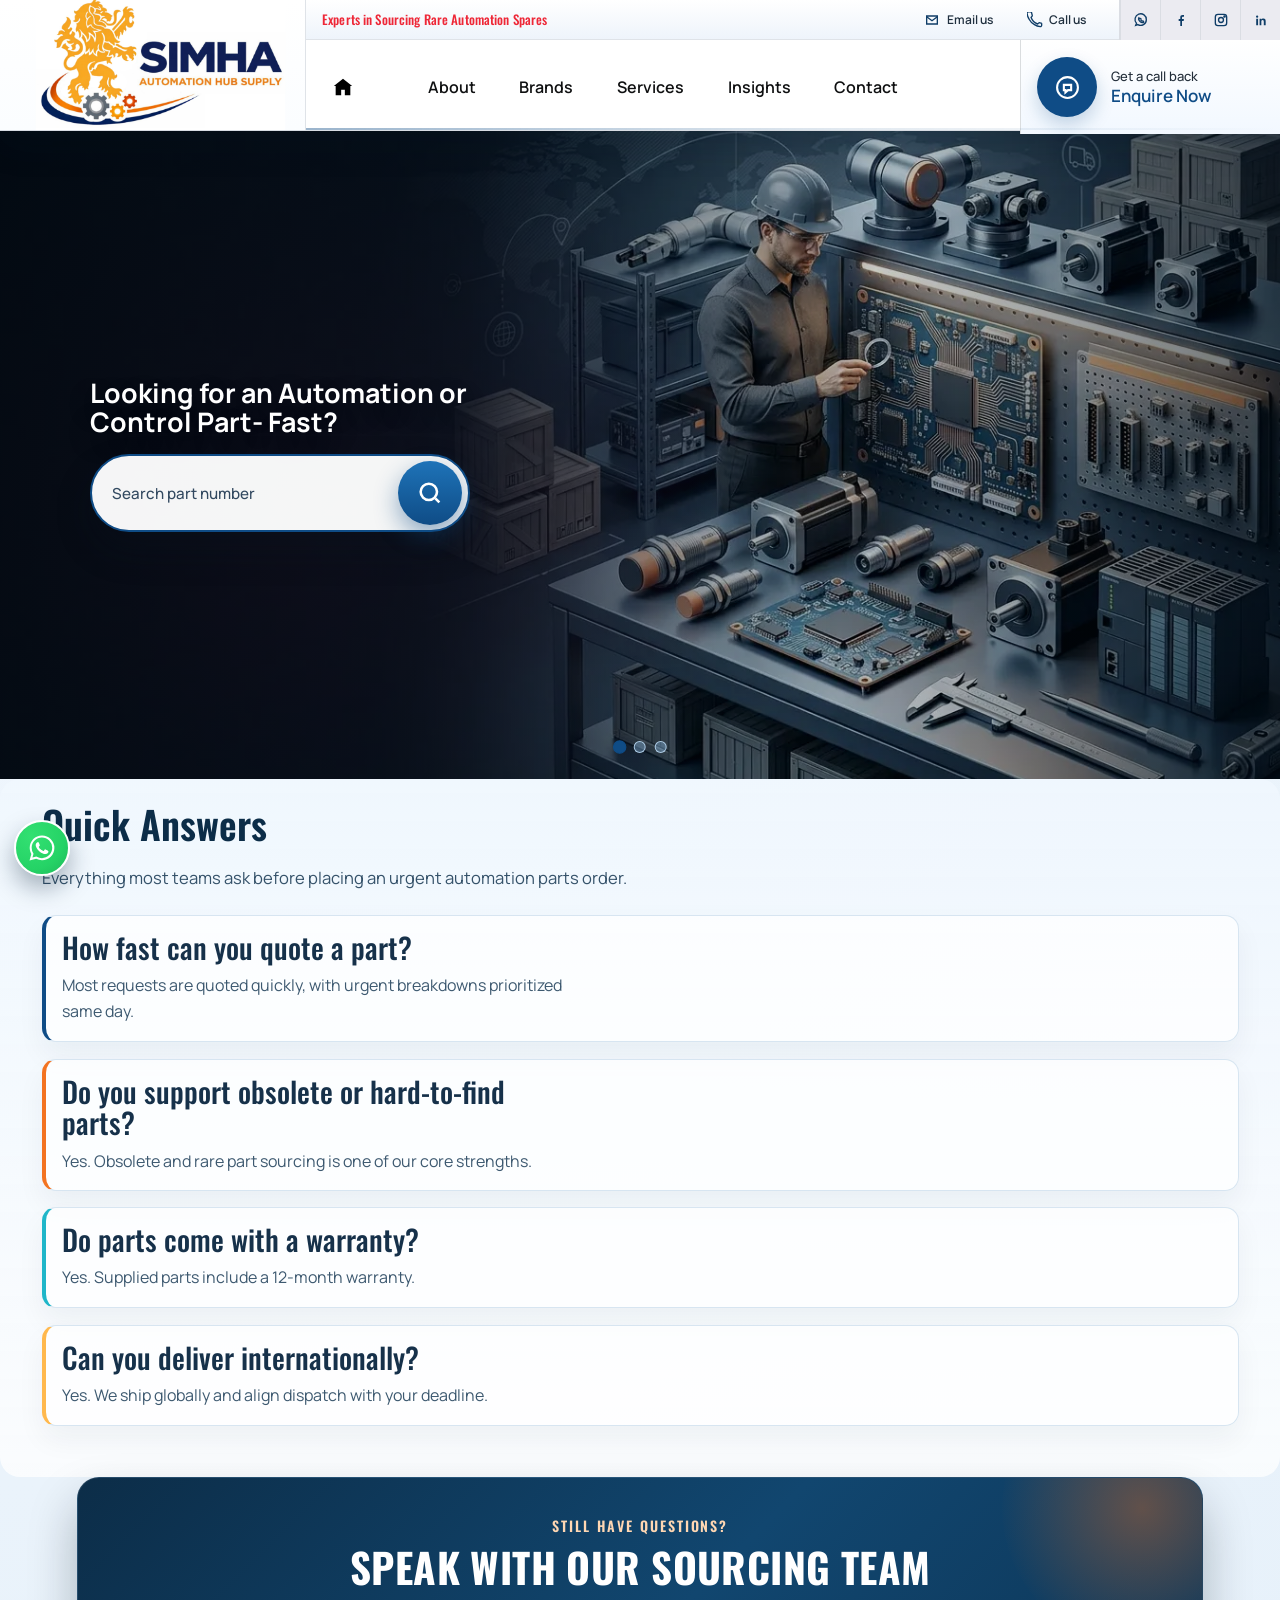
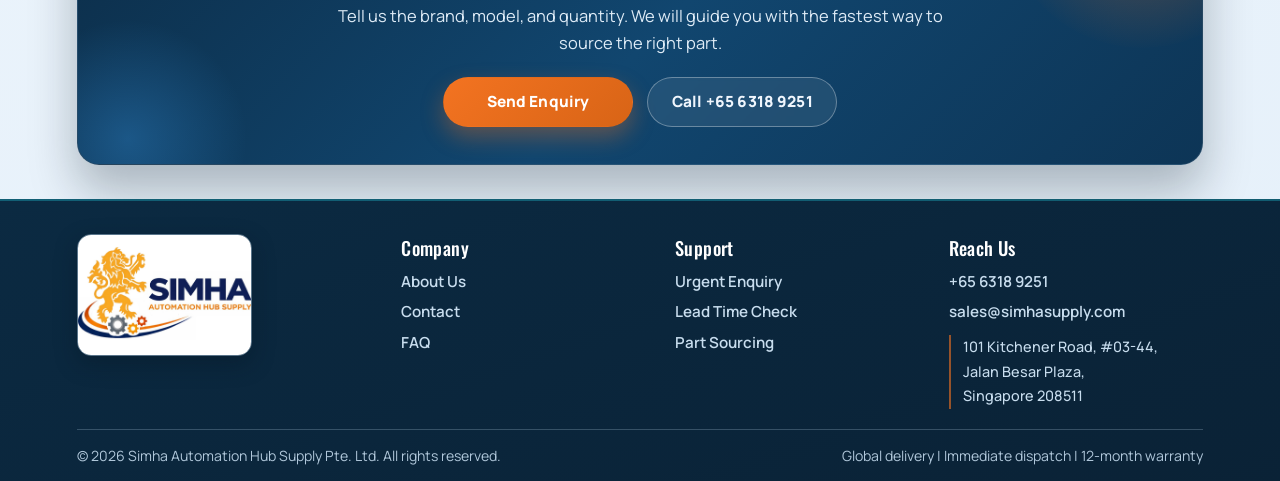
<file: Faq.html>
﻿<!DOCTYPE html>
<html lang="en">
<head>
	<meta charset="UTF-8">
	<meta name="viewport" content="width=device-width, initial-scale=1.0">
	<title>FAQ | Simha Automation Hub Supply Pte. Ltd.</title>
	<link rel="preconnect" href="https://fonts.googleapis.com">
	<link rel="preconnect" href="https://fonts.gstatic.com" crossorigin>
	<link href="https://fonts.googleapis.com/css2?family=Oswald:wght@400;500;600;700&family=Manrope:wght@400;500;600;700&display=swap" rel="stylesheet">
	<link rel="stylesheet" href="./css/style.css?v=20260413a" onerror="this.onerror=null;this.href='/css/style.css?v=20260413a';">
	<link rel="icon" type="image/webp" href="images/logo.webp">
</head>
<body>
	<header class="aa-header" aria-label="Site header">
		<!-- Hamburger: visible on mobile only -->
		<button class="aa-hamburger menu-toggle" aria-label="Open navigation menu" aria-expanded="false" aria-controls="mobileMenu">
			<span class="aa-bar"></span>
			<span class="aa-bar"></span>
			<span class="aa-bar"></span>
		</button>

		<!-- Quick call CTA: visible on mobile only -->
		<a href="tel:+6563189251" class="aa-mobile-call" aria-label="Call us">
			<svg viewBox="0 0 24 24" fill="none" stroke="currentColor" stroke-width="2" aria-hidden="true"><path d="M22 16.92v3a2 2 0 0 1-2.18 2 19.9 19.9 0 0 1-8.63-3.07A19.5 19.5 0 0 1 3.15 10.8 19.9 19.9 0 0 1 .08 2.09 2 2 0 0 1 2.06-.09h3a2 2 0 0 1 2 1.72c.13 1.01.37 2.01.72 2.96a2 2 0 0 1-.45 2.11L6.04 8a16 16 0 0 0 10 10l1.3-1.3a2 2 0 0 1 2.11-.45c.95.35 1.95.59 2.96.72A2 2 0 0 1 22 16.92z"></path></svg>
		</a>

		<a href="index.html" class="aa-brand" aria-label="Simha Automation Hub Home">
			<img src="images/logo.webp" alt="Simha Automation Hub logo" class="aa-brand-logo">
		</a>

		<div class="aa-top-strip">
			<p class="aa-tagline">Experts in Sourcing Rare Automation Spares</p>
			<div class="aa-top-actions" aria-label="Quick contact and social links">
				<a href="mailto:sales@simhasupply.com" class="aa-top-link" aria-label="Email us">
					<svg viewBox="0 0 24 24" fill="none" stroke="currentColor" stroke-width="2" aria-hidden="true"><path d="M4 6h16v12H4z"></path><path d="m4 7 8 6 8-6"></path></svg>
					<span>Email us</span>
				</a>
				<a href="tel:+6563189251" class="aa-top-link" aria-label="Call us">
					<svg viewBox="0 0 24 24" fill="none" stroke="currentColor" stroke-width="2" aria-hidden="true"><path d="M22 16.92v3a2 2 0 0 1-2.18 2 19.9 19.9 0 0 1-8.63-3.07A19.5 19.5 0 0 1 3.15 10.8 19.9 19.9 0 0 1 .08 2.09 2 2 0 0 1 2.06-.09h3a2 2 0 0 1 2 1.72c.13 1.01.37 2.01.72 2.96a2 2 0 0 1-.45 2.11L6.04 8a16 16 0 0 0 10 10l1.3-1.3a2 2 0 0 1 2.11-.45c.95.35 1.95.59 2.96.72A2 2 0 0 1 22 16.92z"></path></svg>
					<span>Call us</span>
				</a>
				<div class="aa-social-bar" aria-label="Social media">
					<a href="https://wa.me/6583619135" target="_blank" rel="noopener noreferrer" aria-label="WhatsApp" class="aa-social-link">
						<svg viewBox="0 0 24 24" fill="none" stroke="currentColor" stroke-width="2" aria-hidden="true"><path d="M20 11.5a8.5 8.5 0 0 1-12.75 7.36L4 20l1.2-3.1A8.5 8.5 0 1 1 20 11.5z"></path><path d="M9.8 9.9c.3-.4.5-.5.9-.3l1.2.6c.3.2.3.4.2.7l-.3.8c-.1.2 0 .3.1.5.3.4.8.9 1.4 1.3.2.1.4.2.6.1l.8-.3c.3-.1.5-.1.7.2l.6 1.1c.2.4.1.7-.3.9-.5.3-1.2.5-1.8.4-1.1-.1-2.1-.6-3-1.3a7.6 7.6 0 0 1-2.1-2.6c-.5-1-.6-2.1-.1-3.1z"></path></svg>
					</a>
					<a href="contact.html" aria-label="Facebook" class="aa-social-link">
						<svg viewBox="0 0 24 24" fill="currentColor" aria-hidden="true"><path d="M13.5 21v-7.5H16l.4-3h-2.9V8.7c0-.9.3-1.5 1.6-1.5h1.4V4.5c-.3 0-1.1-.1-2.1-.1-2.1 0-3.5 1.2-3.5 3.6v2.5H8.5v3h2.4V21z"></path></svg>
					</a>
					<a href="contact.html" aria-label="Instagram" class="aa-social-link">
						<svg viewBox="0 0 24 24" fill="none" stroke="currentColor" stroke-width="2" aria-hidden="true"><rect x="3.5" y="3.5" width="17" height="17" rx="4"></rect><circle cx="12" cy="12" r="3.7"></circle><circle cx="17.3" cy="6.7" r="1"></circle></svg>
					</a>
					<a href="contact.html" aria-label="LinkedIn" class="aa-social-link">
						<svg viewBox="0 0 24 24" fill="currentColor" aria-hidden="true"><path d="M6.2 8.8a1.7 1.7 0 1 1 0-3.4 1.7 1.7 0 0 1 0 3.4zM4.8 20V10h2.8v10zm5.1 0V10h2.7v1.4h.1c.4-.7 1.3-1.6 2.8-1.6 3 0 3.5 2 3.5 4.5V20h-2.8v-5.1c0-1.2 0-2.8-1.7-2.8s-2 1.3-2 2.7V20z"></path></svg>
					</a>
				</div>
			</div>
		</div>

		<div class="aa-main-row">
			<nav class="aa-nav" aria-label="Primary navigation">
				<a href="index.html" class="aa-home-link" aria-label="Home">
					<svg viewBox="0 0 24 24" fill="currentColor" aria-hidden="true"><path d="M12 3 2 11h2v10h6v-6h4v6h6V11h2z"></path></svg>
				</a>
				<div class="aa-nav-item">
					<a href="about.html" class="aa-nav-link">About</a>
					<div class="aa-nav-dropdown" aria-label="About links">
						<a href="about.html">Company Profile</a>
						<a href="about.html">Our Team</a>
						<a href="contact.html">Global Reach</a>
					</div>
				</div>
				<div class="aa-nav-item">
					<a href="#" class="aa-nav-link">Brands</a>
					<div class="aa-nav-dropdown" aria-label="Brands links">
						<a href="abb.html">ABB</a>
						<a href="fanuc.html">Fanuc</a>
						<a href="indramat.html">Indramat</a>
						<a href="mitsubishi.html">Mitsubishi</a>
						<a href="schneider.html">Schneider</a>
						<a href="siemens.html">Siemens</a>
						<a href="br.html">B&R</a>
					</div>
				</div>
				<div class="aa-nav-item">
					<a href="index.html#services" class="aa-nav-link">Services</a>
					<div class="aa-nav-dropdown" aria-label="Services links">
						<a href="index.html#services">Part Sourcing</a>
						<a href="index.html#services">Service Exchange</a>
						<a href="index.html#services">Repair Lab</a>
					</div>
				</div>
				<div class="aa-nav-item">
					<a href="index.html#blogs" class="aa-nav-link">Insights</a>
					<div class="aa-nav-dropdown" aria-label="Insights links">
						<a href="index.html#blogs">Spares Checklist</a>
						<a href="index.html#blogs">Obsolescence Guide</a>
						<a href="index.html#blogs">PM Planner</a>
					</div>
				</div>
				<a href="contact.html" class="aa-nav-link">Contact</a>
			</nav>

			<div class="aa-main-actions">
				<a href="contact.html" class="aa-enquire-block" aria-label="Get a call back">
					<span class="aa-enquire-icon">
						<svg viewBox="0 0 24 24" fill="none" stroke="currentColor" stroke-width="2" aria-hidden="true"><circle cx="12" cy="12" r="10"></circle><path d="M8.5 9.5h7v5h-3l-2.5 2.2v-2.2h-1.5z"></path></svg>
					</span>
					<span class="aa-enquire-text">
						<small>Get a call back</small>
						<strong>Enquire Now</strong>
					</span>
				</a>
			</div>
		</div>
	</header>

	<section class="parts-hero reveal" data-animate="up" aria-label="Automation parts search banner">
		<div class="parts-hero-track" aria-live="polite">
			<article class="parts-slide is-active" aria-hidden="false">
				<img src="images/banner-image.webp" alt="Warehouse operator with automation inventory">
			</article>
			<article class="parts-slide" aria-hidden="true">
				<img src="images/banner-image2.webp" alt="Industrial racks with packaged parts">
			</article>
			<article class="parts-slide" aria-hidden="true">
				<img src="images/banner-image3.webp" alt="Team inspecting stocked automation components">
			</article>
		</div>

		<div class="parts-hero-overlay"></div>

		<div class="parts-hero-content">
			<h2>
				<span>Looking for an Automation or</span>
				<span>Control Part- Fast?</span>
			</h2>
			<form class="parts-search" action="contact.html" method="get">
				<input type="search" name="part" placeholder="Search part number" aria-label="Search part number">
				<button type="submit" class="parts-search-btn" aria-label="Search">
					<svg viewBox="0 0 24 24" fill="none" stroke="currentColor" stroke-width="2" aria-hidden="true"><circle cx="11" cy="11" r="7"></circle><path d="m20 20-3.4-3.4"></path></svg>
				</button>
			</form>
		</div>

		<div class="parts-hero-dots" aria-label="Banner slides">
			<button type="button" class="parts-dot is-active" data-slide-index="0" aria-label="Show slide 1"></button>
			<button type="button" class="parts-dot" data-slide-index="1" aria-label="Show slide 2"></button>
			<button type="button" class="parts-dot" data-slide-index="2" aria-label="Show slide 3"></button>
		</div>
	</section>

	<section class="support-section reveal" data-animate="up" aria-label="Frequently asked questions">
		<div class="support-header reveal" data-animate="right">
			<h2>Quick Answers</h2>
			<p>
				Everything most teams ask before placing an urgent automation parts order.
			</p>
		</div>

		<div class="support-flow">
			<article class="support-row reveal" data-animate="up" style="--delay: 60ms;">
				<div class="support-copy">
					<h3>How fast can you quote a part?</h3>
					<p>Most requests are quoted quickly, with urgent breakdowns prioritized same day.</p>
				</div>
			</article>

			<article class="support-row reveal" data-animate="up" style="--delay: 130ms;">
				<div class="support-copy">
					<h3>Do you support obsolete or hard-to-find parts?</h3>
					<p>Yes. Obsolete and rare part sourcing is one of our core strengths.</p>
				</div>
			</article>

			<article class="support-row reveal" data-animate="up" style="--delay: 200ms;">
				<div class="support-copy">
					<h3>Do parts come with a warranty?</h3>
					<p>Yes. Supplied parts include a 12-month warranty.</p>
				</div>
			</article>

			<article class="support-row reveal" data-animate="up" style="--delay: 270ms;">
				<div class="support-copy">
					<h3>Can you deliver internationally?</h3>
					<p>Yes. We ship globally and align dispatch with your deadline.</p>
				</div>
			</article>
		</div>
	</section>

	<section class="final-cta-section reveal" data-animate="up" aria-label="Quick enquiry call to action">
		<div class="final-cta-inner">
			<p class="final-cta-kicker">Still Have Questions?</p>
			<h2>Speak With Our Sourcing Team</h2>
			<p class="final-cta-copy">Tell us the brand, model, and quantity. We will guide you with the fastest way to source the right part.</p>
			<div class="final-cta-actions">
				<a href="contact.html" class="final-cta-btn final-cta-btn-primary">Send Enquiry</a>
				<a href="tel:+6563189251" class="final-cta-btn final-cta-btn-secondary">Call +65 6318 9251</a>
			</div>
		</div>
	</section>

	<footer class="site-footer reveal" data-animate="up">
		<section class="footer-grid">
			<div class="footer-brand-block">
				<a href="index.html" class="footer-brand-logo-link" aria-label="Simha Automation Hub Home">
					<img src="images/logo2.webp" alt="Simha Automation Hub logo" class="footer-logo">
				</a>
			</div>

			<div class="footer-col">
				<h3>Company</h3>
				<a href="about.html">About Us</a>
				<a href="contact.html">Contact</a>
				<a href="Faq.html">FAQ</a>
			</div>

			<div class="footer-col">
				<h3>Support</h3>
				<a href="contact.html">Urgent Enquiry</a>
				<a href="contact.html">Lead Time Check</a>
				<a href="contact.html">Part Sourcing</a>
			</div>

			<div class="footer-col">
				<h3>Reach Us</h3>
				<a href="tel:+6563189251">+65 6318 9251</a>
				<a href="mailto:sales@simhasupply.com">sales@simhasupply.com</a>
				<address class="footer-address">101 Kitchener Road, #03-44,<br>Jalan Besar Plaza,<br>Singapore 208511</address>
			</div>
		</section>

		<section class="footer-bottom">
			<p>© 2026 Simha Automation Hub Supply Pte. Ltd. All rights reserved.</p>
			<p>Global delivery | Immediate dispatch | 12-month warranty</p>
		</section>
	</footer>

	<!-- Mobile drawer menu -->
	<div class="aa-mobile-menu" id="mobileMenu" aria-hidden="true">
		<button class="aa-mobile-backdrop" data-close-mobile-menu aria-label="Close menu"></button>
		<div class="aa-mobile-panel">

			<div class="aa-mobile-panel-head">
				<a href="index.html" class="aa-mobile-panel-logo-link" aria-label="Home">
					<img src="images/logo.webp" alt="Simha Automation Hub logo" class="aa-mobile-panel-logo">
				</a>
				<button class="aa-mobile-close" data-close-mobile-menu aria-label="Close menu">
					<svg viewBox="0 0 24 24" fill="none" stroke="currentColor" stroke-width="2.5" aria-hidden="true"><path d="M18 6 6 18M6 6l12 12"/></svg>
				</button>
			</div>

			<div class="aa-mobile-util">
				<p class="aa-mobile-tagline">Experts in Sourcing Rare Automation Spares</p>
				<div class="aa-mobile-util-links">
					<a href="mailto:sales@simhasupply.com" class="aa-mobile-util-link">
						<svg viewBox="0 0 24 24" fill="none" stroke="currentColor" stroke-width="2" aria-hidden="true"><path d="M4 6h16v12H4z"></path><path d="m4 7 8 6 8-6"></path></svg>
						<span>sales@simhasupply.com</span>
					</a>
					<a href="tel:+6563189251" class="aa-mobile-util-link">
						<svg viewBox="0 0 24 24" fill="none" stroke="currentColor" stroke-width="2" aria-hidden="true"><path d="M22 16.92v3a2 2 0 0 1-2.18 2 19.9 19.9 0 0 1-8.63-3.07A19.5 19.5 0 0 1 3.15 10.8 19.9 19.9 0 0 1 .08 2.09 2 2 0 0 1 2.06-.09h3a2 2 0 0 1 2 1.72c.13 1.01.37 2.01.72 2.96a2 2 0 0 1-.45 2.11L6.04 8a16 16 0 0 0 10 10l1.3-1.3a2 2 0 0 1 2.11-.45c.95.35 1.95.59 2.96.72A2 2 0 0 1 22 16.92z"></path></svg>
						<span>+65 6318 9251</span>
					</a>
				</div>
				<div class="aa-mobile-social">
					<a href="https://wa.me/6583619135" target="_blank" rel="noopener noreferrer" aria-label="WhatsApp" class="aa-mobile-social-link">
						<svg viewBox="0 0 24 24" fill="none" stroke="currentColor" stroke-width="2" aria-hidden="true"><path d="M20 11.5a8.5 8.5 0 0 1-12.75 7.36L4 20l1.2-3.1A8.5 8.5 0 1 1 20 11.5z"></path><path d="M9.8 9.9c.3-.4.5-.5.9-.3l1.2.6c.3.2.3.4.2.7l-.3.8c-.1.2 0 .3.1.5.3.4.8.9 1.4 1.3.2.1.4.2.6.1l.8-.3c.3-.1.5-.1.7.2l.6 1.1c.2.4.1.7-.3.9-.5.3-1.2.5-1.8.4-1.1-.1-2.1-.6-3-1.3a7.6 7.6 0 0 1-2.1-2.6c-.5-1-.6-2.1-.1-3.1z"></path></svg>
					</a>
					<a href="contact.html" aria-label="Facebook" class="aa-mobile-social-link">
						<svg viewBox="0 0 24 24" fill="currentColor" aria-hidden="true"><path d="M13.5 21v-7.5H16l.4-3h-2.9V8.7c0-.9.3-1.5 1.6-1.5h1.4V4.5c-.3 0-1.1-.1-2.1-.1-2.1 0-3.5 1.2-3.5 3.6v2.5H8.5v3h2.4V21z"></path></svg>
					</a>
					<a href="contact.html" aria-label="Instagram" class="aa-mobile-social-link">
						<svg viewBox="0 0 24 24" fill="none" stroke="currentColor" stroke-width="2" aria-hidden="true"><rect x="3.5" y="3.5" width="17" height="17" rx="4"></rect><circle cx="12" cy="12" r="3.7"></circle><circle cx="17.3" cy="6.7" r="1"></circle></svg>
					</a>
					<a href="contact.html" aria-label="LinkedIn" class="aa-mobile-social-link">
						<svg viewBox="0 0 24 24" fill="currentColor" aria-hidden="true"><path d="M6.2 8.8a1.7 1.7 0 1 1 0-3.4 1.7 1.7 0 0 1 0 3.4zM4.8 20V10h2.8v10zm5.1 0V10h2.7v1.4h.1c.4-.7 1.3-1.6 2.8-1.6 3 0 3.5 2 3.5 4.5V20h-2.8v-5.1c0-1.2 0-2.8-1.7-2.8s-2 1.3-2 2.7V20z"></path></svg>
					</a>
				</div>
			</div>

			<nav class="aa-mobile-nav" aria-label="Mobile primary navigation">
				<a href="index.html" class="aa-mobile-nav-link">
					<svg viewBox="0 0 24 24" fill="currentColor" aria-hidden="true"><path d="M12 3 2 11h2v10h6v-6h4v6h6V11h2z"></path></svg>
					<span>Home</span>
				</a>
				<a href="about.html" class="aa-mobile-nav-link">About</a>
				<a href="index.html" class="aa-mobile-nav-link">Brands</a>
				<a href="index.html#services" class="aa-mobile-nav-link">Services</a>
				<a href="index.html#blogs" class="aa-mobile-nav-link">Insights</a>
				<a href="contact.html" class="aa-mobile-nav-link">Contact</a>
			</nav>

			<div class="aa-mobile-panel-footer">
				<a href="contact.html" class="aa-mobile-cta">
					<svg viewBox="0 0 24 24" fill="none" stroke="currentColor" stroke-width="2" aria-hidden="true"><circle cx="12" cy="12" r="10"></circle><path d="M8.5 9.5h7v5h-3l-2.5 2.2v-2.2h-1.5z"></path></svg>
					<span>Enquire Now</span>
				</a>
			</div>

		</div>
	</div>

	<script src="js/script.js?v=20260413a"></script>
</body>
</html>
</file>
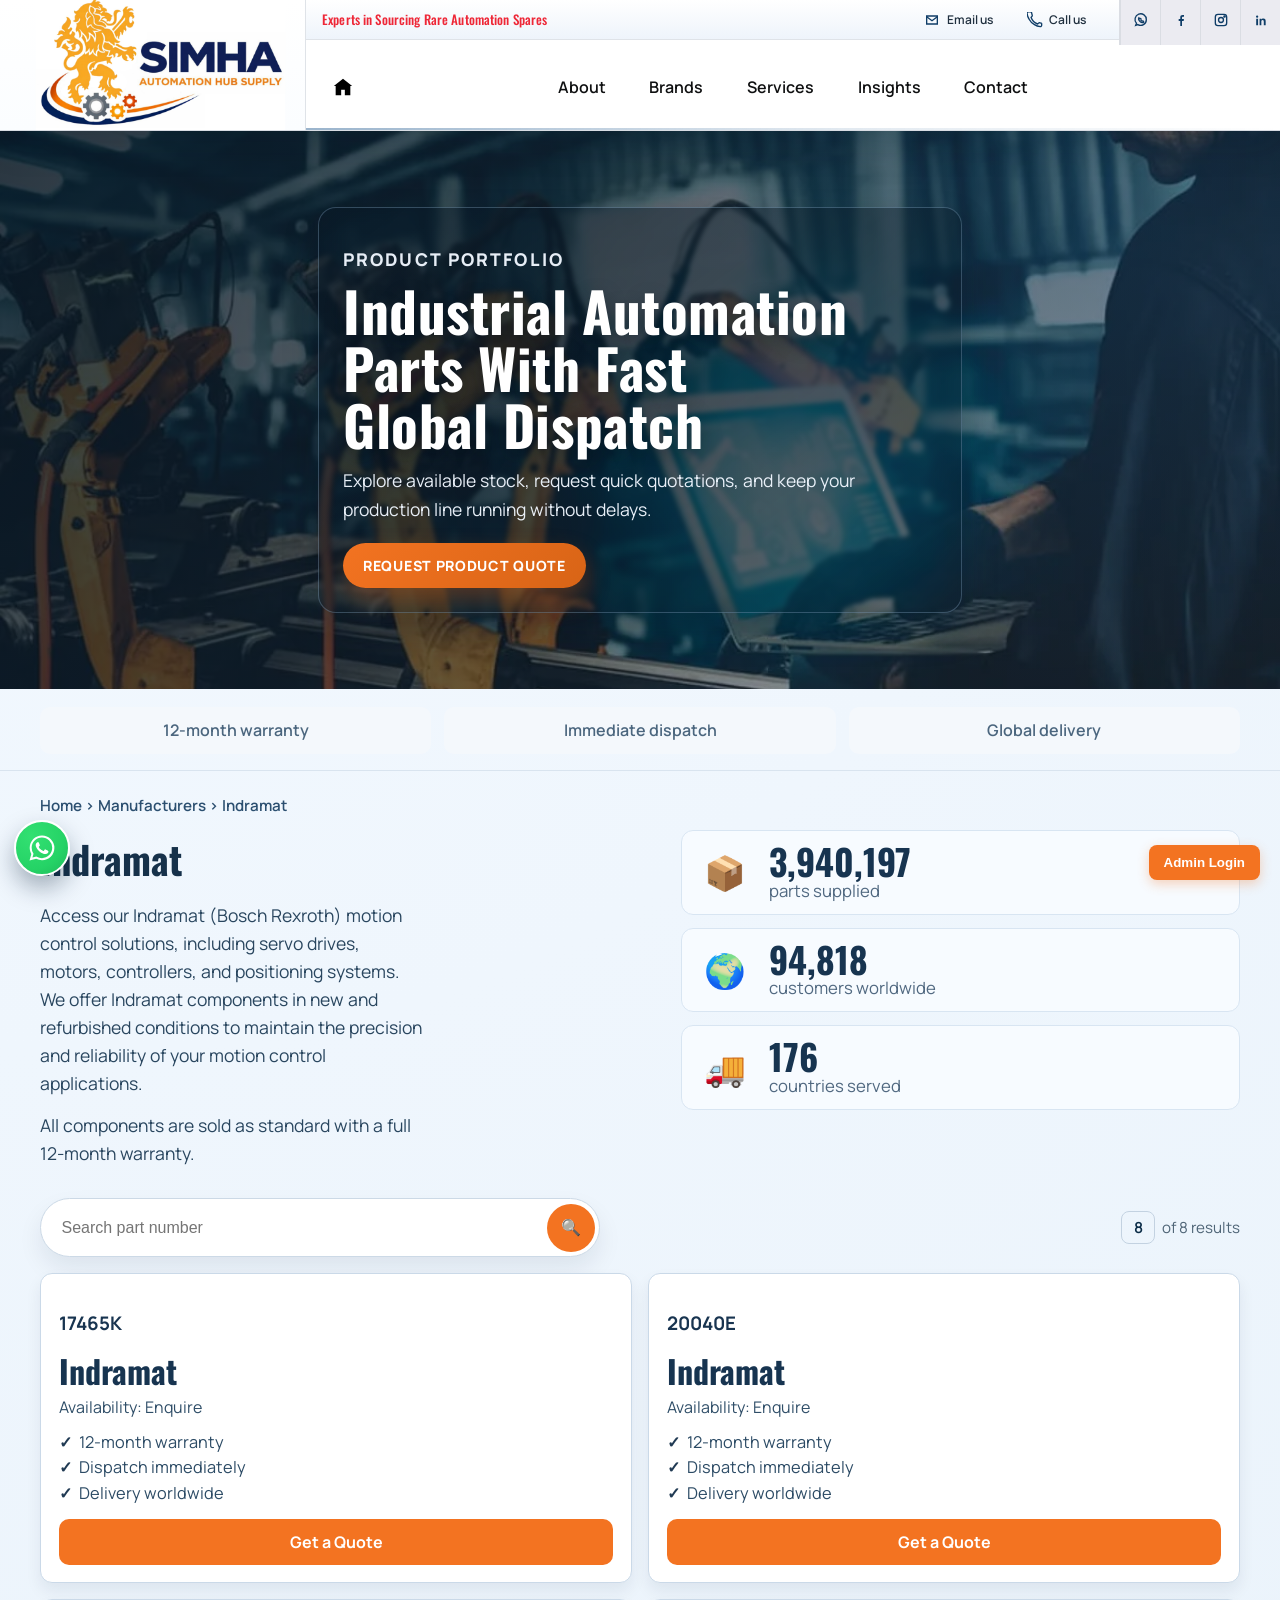
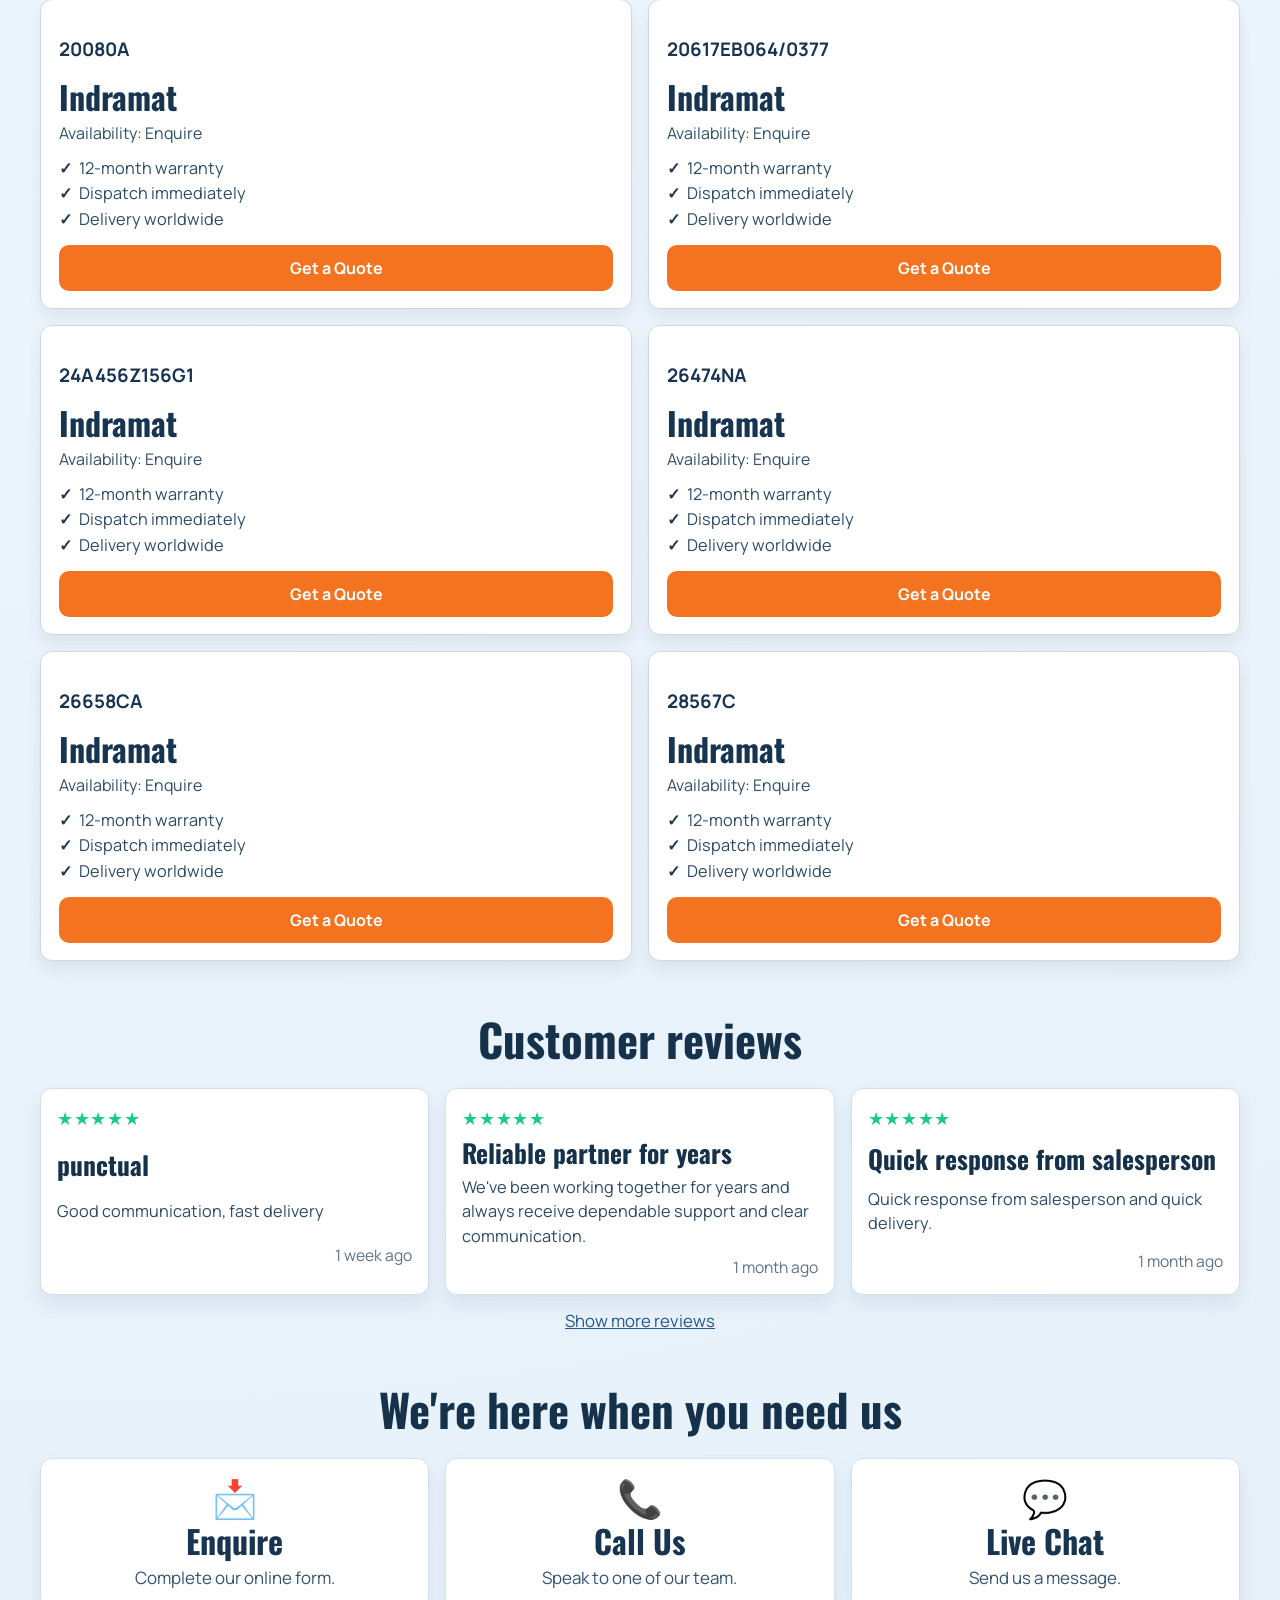
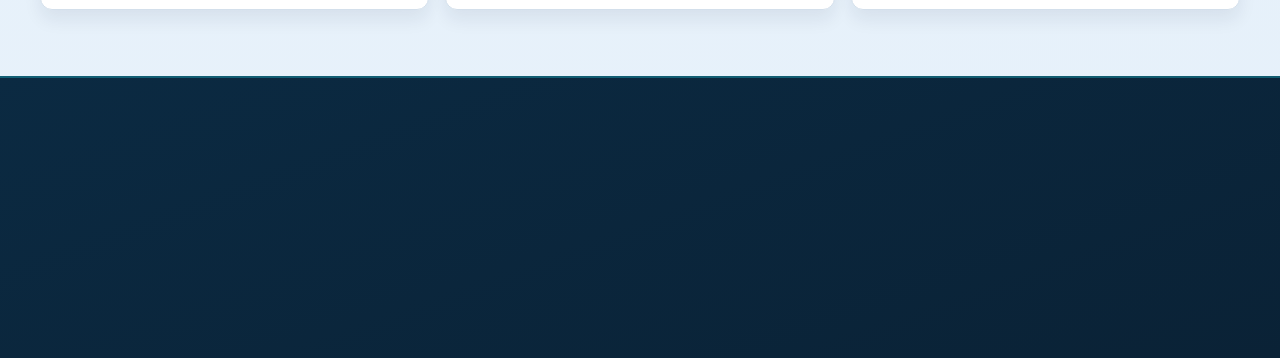
<file: indramat.html>
﻿<!DOCTYPE html>
<html lang="en">
<head>
    <meta charset="UTF-8">
    <meta name="viewport" content="width=device-width, initial-scale=1.0">
    <title>Indramat - Products | Simha Automation Hub</title>
    <link rel="preconnect" href="https://fonts.googleapis.com">
    <link rel="preconnect" href="https://fonts.gstatic.com" crossorigin>
    <link href="https://fonts.googleapis.com/css2?family=Oswald:wght@400;500;600;700&family=Manrope:wght@400;500;600;700&display=swap" rel="stylesheet">
    <link rel="stylesheet" href="./css/style.css?v=20260413a" onerror="this.onerror=null;this.href='/css/style.css?v=20260413a';">
    <link rel="icon" type="image/webp" href="images/logo.webp">
</head>
<body>
    <header class="aa-header" aria-label="Site header">
        <!-- Hamburger: visible on mobile only -->
        <button class="aa-hamburger menu-toggle" aria-label="Open navigation menu" aria-expanded="false" aria-controls="mobileMenu">
            <span class="aa-bar"></span>
            <span class="aa-bar"></span>
            <span class="aa-bar"></span>
        </button>

        <!-- Quick call CTA: visible on mobile only -->
        <a href="tel:+6563189251" class="aa-mobile-call" aria-label="Call us">
            <svg viewBox="0 0 24 24" fill="none" stroke="currentColor" stroke-width="2" aria-hidden="true"><path d="M22 16.92v3a2 2 0 0 1-2.18 2 19.9 19.9 0 0 1-8.63-3.07A19.5 19.5 0 0 1 3.15 10.8 19.9 19.9 0 0 1 .08 2.09 2 2 0 0 1 2.06-.09h3a2 2 0 0 1 2 1.72c.13 1.01.37 2.01.72 2.96a2 2 0 0 1-.45 2.11L6.04 8a16 16 0 0 0 10 10l1.3-1.3a2 2 0 0 1 2.11-.45c.95.35 1.95.59 2.96.72A2 2 0 0 1 22 16.92z"></path></svg>
        </a>

        <a href="index.html" class="aa-brand" aria-label="Simha Automation Hub Home">
            <img src="images/logo.webp" alt="Simha Automation Hub logo" class="aa-brand-logo">
        </a>

        <div class="aa-top-strip">
            <p class="aa-tagline">Experts in Sourcing Rare Automation Spares</p>
            <div class="aa-top-actions" aria-label="Quick contact and social links">
                <a href="mailto:sales@simhasupply.com" class="aa-top-link" aria-label="Email us">
                    <svg viewBox="0 0 24 24" fill="none" stroke="currentColor" stroke-width="2" aria-hidden="true"><path d="M4 6h16v12H4z"></path><path d="m4 7 8 6 8-6"></path></svg>
                    <span>Email us</span>
                </a>
                <a href="tel:+6563189251" class="aa-top-link" aria-label="Call us">
                    <svg viewBox="0 0 24 24" fill="none" stroke="currentColor" stroke-width="2" aria-hidden="true"><path d="M22 16.92v3a2 2 0 0 1-2.18 2 19.9 19.9 0 0 1-8.63-3.07A19.5 19.5 0 0 1 3.15 10.8 19.9 19.9 0 0 1 .08 2.09 2 2 0 0 1 2.06-.09h3a2 2 0 0 1 2 1.72c.13 1.01.37 2.01.72 2.96a2 2 0 0 1-.45 2.11L6.04 8a16 16 0 0 0 10 10l1.3-1.3a2 2 0 0 1 2.11-.45c.95.35 1.95.59 2.96.72A2 2 0 0 1 22 16.92z"></path></svg>
                    <span>Call us</span>
                </a>
                <div class="aa-social-bar" aria-label="Social media">
                    <a href="https://wa.me/6583619135" target="_blank" rel="noopener noreferrer" aria-label="WhatsApp" class="aa-social-link">
                        <svg viewBox="0 0 24 24" fill="none" stroke="currentColor" stroke-width="2" aria-hidden="true"><path d="M20 11.5a8.5 8.5 0 0 1-12.75 7.36L4 20l1.2-3.1A8.5 8.5 0 1 1 20 11.5z"></path><path d="M9.8 9.9c.3-.4.5-.5.9-.3l1.2.6c.3.2.3.4.2.7l-.3.8c-.1.2 0 .3.1.5.3.4.8.9 1.4 1.3.2.1.4.2.6.1l.8-.3c.3-.1.5-.1.7.2l.6 1.1c.2.4.1.7-.3.9-.5.3-1.2.5-1.8.4-1.1-.1-2.1-.6-3-1.3a7.6 7.6 0 0 1-2.1-2.6c-.5-1-.6-2.1-.1-3.1z"></path></svg>
                    </a>
                    <a href="contact.html" aria-label="Facebook" class="aa-social-link">
                        <svg viewBox="0 0 24 24" fill="currentColor" aria-hidden="true"><path d="M13.5 21v-7.5H16l.4-3h-2.9V8.7c0-.9.3-1.5 1.6-1.5h1.4V4.5c-.3 0-1.1-.1-2.1-.1-2.1 0-3.5 1.2-3.5 3.6v2.5H8.5v3h2.4V21z"></path></svg>
                    </a>
                    <a href="contact.html" aria-label="Instagram" class="aa-social-link">
                        <svg viewBox="0 0 24 24" fill="none" stroke="currentColor" stroke-width="2" aria-hidden="true"><rect x="3.5" y="3.5" width="17" height="17" rx="4"></rect><circle cx="12" cy="12" r="3.7"></circle><circle cx="17.3" cy="6.7" r="1"></circle></svg>
                    </a>
                    <a href="contact.html" aria-label="LinkedIn" class="aa-social-link">
                        <svg viewBox="0 0 24 24" fill="currentColor" aria-hidden="true"><path d="M6.2 8.8a1.7 1.7 0 1 1 0-3.4 1.7 1.7 0 0 1 0 3.4zM4.8 20V10h2.8v10zm5.1 0V10h2.7v1.4h.1c.4-.7 1.3-1.6 2.8-1.6 3 0 3.5 2 3.5 4.5V20h-2.8v-5.1c0-1.2 0-2.8-1.7-2.8s-2 1.3-2 2.7V20z"></path></svg>
                    </a>
                </div>
            </div>
        </div>

        <div class="aa-main-row">
            <nav class="aa-nav" aria-label="Primary navigation">
                <a href="index.html" class="aa-home-link" aria-label="Home">
                    <svg viewBox="0 0 24 24" fill="currentColor" aria-hidden="true"><path d="M12 3 2 11h2v10h6v-6h4v6h6V11h2z"></path></svg>
                </a>
                <div class="aa-nav-item">
                    <a href="about.html" class="aa-nav-link">About</a>
                    <div class="aa-nav-dropdown" aria-label="About links">
                        <a href="about.html">Company Profile</a>
                        <a href="about.html">Our Team</a>
                        <a href="contact.html">Global Reach</a>
                    </div>
                </div>
                <div class="aa-nav-item">
                    <a href="#" class="aa-nav-link">Brands</a>
                    <div class="aa-nav-dropdown" aria-label="Brands links">
                        <a href="abb.html">ABB</a>
                        <a href="fanuc.html">Fanuc</a>
                        <a href="indramat.html">Indramat</a>
                        <a href="mitsubishi.html">Mitsubishi</a>
                        <a href="schneider.html">Schneider</a>
                        <a href="siemens.html">Siemens</a>
                        <a href="br.html">B&R</a>
                    </div>
                </div>
                <div class="aa-nav-item">
                    <a href="index.html#services" class="aa-nav-link">Services</a>
                    <div class="aa-nav-dropdown" aria-label="Services links">
                        <a href="index.html#services">Part Sourcing</a>
                        <a href="index.html#services">Service Exchange</a>
                        <a href="index.html#services">Repair Lab</a>
                    </div>
                </div>
                <div class="aa-nav-item">
                    <a href="index.html#blogs" class="aa-nav-link">Insights</a>
                    <div class="aa-nav-dropdown" aria-label="Insights links">
                        <a href="index.html#blogs">Spares Checklist</a>
                        <a href="index.html#blogs">Obsolescence Guide</a>
                        <a href="index.html#blogs">PM Planner</a>
                    </div>
                </div>
                <a href="contact.html" class="aa-nav-link">Contact</a>
            </nav>

          
        </div>
    </header>

    <section class="product-video-banner" aria-label="Product page video banner">
        <video class="product-video" autoplay muted loop playsinline poster="images/banner1.webp">
            <source src="https://videos.pexels.com/video-files/3130284/3130284-uhd_2560_1440_25fps.mp4" type="video/mp4">
        </video>
        <div class="product-video-overlay"></div>
        <div class="product-video-content">
            <p class="product-kicker">Product Portfolio</p>
            <h1>Industrial Automation Parts With Fast Global Dispatch</h1>
            <p>Explore available stock, request quick quotations, and keep your production line running without delays.</p>
            <a href="contact.html" class="product-banner-cta">Request Product Quote</a>
        </div>
    </section>

    <section class="prod-trust-strip reveal" data-animate="up" aria-label="Key service highlights">
        <p>12-month warranty</p>
        <p>Immediate dispatch</p>
        <p>Global delivery</p>
    </section>

    <section class="prod-abb-overview reveal" data-animate="up" aria-label="Indramat overview">
        <p class="prod-breadcrumb">Home &gt; Manufacturers &gt; Indramat</p>
        <div class="prod-abb-grid">
            <article class="prod-abb-copy reveal" data-animate="right">
                <h2>Indramat</h2>
                <p>Access our Indramat (Bosch Rexroth) motion control solutions, including servo drives, motors, controllers, and positioning systems. We offer Indramat components in new and refurbished conditions to maintain the precision and reliability of your motion control applications.</p>
                <p>All components are sold as standard with a full 12-month warranty.</p>
            </article>
            <div class="prod-abb-stats reveal" data-animate="up">
                <article>
                    <span class="prod-stat-icon" aria-hidden="true">📦</span>
                    <div><strong>3,940,197</strong><small>parts supplied</small></div>
                </article>
                <article>
                    <span class="prod-stat-icon" aria-hidden="true">🌍</span>
                    <div><strong>94,818</strong><small>customers worldwide</small></div>
                </article>
                <article>
                    <span class="prod-stat-icon" aria-hidden="true">🚚</span>
                    <div><strong>176</strong><small>countries served</small></div>
                </article>
            </div>
        </div>
    </section>

    <section class="prod-catalog reveal" data-animate="up" aria-label="Indramat part catalog">
        <div class="prod-search-row">
            <form class="prod-search" data-filter-form>
                <input type="search" name="part" placeholder="Search part number" aria-label="Search part number">
                <button type="button" aria-label="Search">🔍</button>
            </form>
            <p class="prod-results-count"><span>8</span> of 442,736 results</p>
        </div>

        <div class="prod-cards-grid">
            <article class="prod-part-card reveal" data-animate="up"><h3>17465K</h3><h4>Indramat</h4><p>Availability: Enquire</p><ul><li>12-month warranty</li><li>Dispatch immediately</li><li>Delivery worldwide</li></ul><a href="contact.html">Get a Quote</a></article>
            <article class="prod-part-card reveal" data-animate="up"><h3>20040E</h3><h4>Indramat</h4><p>Availability: Enquire</p><ul><li>12-month warranty</li><li>Dispatch immediately</li><li>Delivery worldwide</li></ul><a href="contact.html">Get a Quote</a></article>
            <article class="prod-part-card reveal" data-animate="up"><h3>20080A</h3><h4>Indramat</h4><p>Availability: Enquire</p><ul><li>12-month warranty</li><li>Dispatch immediately</li><li>Delivery worldwide</li></ul><a href="contact.html">Get a Quote</a></article>
            <article class="prod-part-card reveal" data-animate="up"><h3>20617EB064/0377</h3><h4>Indramat</h4><p>Availability: Enquire</p><ul><li>12-month warranty</li><li>Dispatch immediately</li><li>Delivery worldwide</li></ul><a href="contact.html">Get a Quote</a></article>
            <article class="prod-part-card reveal" data-animate="up"><h3>24A456Z156G1</h3><h4>Indramat</h4><p>Availability: Enquire</p><ul><li>12-month warranty</li><li>Dispatch immediately</li><li>Delivery worldwide</li></ul><a href="contact.html">Get a Quote</a></article>
            <article class="prod-part-card reveal" data-animate="up"><h3>26474NA</h3><h4>Indramat</h4><p>Availability: Enquire</p><ul><li>12-month warranty</li><li>Dispatch immediately</li><li>Delivery worldwide</li></ul><a href="contact.html">Get a Quote</a></article>
            <article class="prod-part-card reveal" data-animate="up"><h3>26658CA</h3><h4>Indramat</h4><p>Availability: Enquire</p><ul><li>12-month warranty</li><li>Dispatch immediately</li><li>Delivery worldwide</li></ul><a href="contact.html">Get a Quote</a></article>
            <article class="prod-part-card reveal" data-animate="up"><h3>28567C</h3><h4>Indramat</h4><p>Availability: Enquire</p><ul><li>12-month warranty</li><li>Dispatch immediately</li><li>Delivery worldwide</li></ul><a href="contact.html">Get a Quote</a></article>
        </div>

        <div class="prod-pagination" aria-label="Pagination">
            <button type="button" class="is-active">1</button>
            <button type="button">2</button>
            <button type="button">3</button>
            <button type="button">4</button>
            <button type="button">5</button>
        </div>
    </section>

    <section class="prod-reviews reveal" data-animate="up" aria-label="Customer reviews">
        <h2>Customer reviews</h2>
        <div class="prod-reviews-grid">
            <article class="prod-review-card"><p class="stars">★★★★★</p><h3>punctual</h3><p>Good communication, fast delivery</p><small>1 week ago</small></article>
            <article class="prod-review-card"><p class="stars">★★★★★</p><h3>Reliable partner for years</h3><p>We've been working together for years and always receive dependable support and clear communication.</p><small>1 month ago</small></article>
            <article class="prod-review-card"><p class="stars">★★★★★</p><h3>Quick response from salesperson</h3><p>Quick response from salesperson and quick delivery.</p><small>1 month ago</small></article>
        </div>
        <a href="contact.html" class="prod-more-reviews">Show more reviews</a>
    </section>

    <section class="prod-contact-cards reveal" data-animate="up" aria-label="Contact options">
        <h2>We're here when you need us</h2>
        <div class="prod-contact-grid">
            <article><span>📩</span><h3>Enquire</h3><p>Complete our online form.</p></article>
            <article><span>📞</span><h3>Call Us</h3><p>Speak to one of our team.</p></article>
            <article><span>💬</span><h3>Live Chat</h3><p>Send us a message.</p></article>
        </div>
    </section>

    <footer class="site-footer" data-animate="up">
        <section class="footer-grid">
            <div class="footer-brand-block">
                <a href="index.html" class="footer-brand-logo-link" aria-label="Simha Automation Hub Home">
                    <img src="images/logo2.webp" alt="Simha Automation Hub logo" class="footer-logo">
                </a>
            </div>

            <div class="footer-col">
                <h3>Company</h3>
                <a href="about.html">About Us</a>
                <a href="contact.html">Contact</a>
                <a href="Faq.html">FAQ</a>
            </div>

            <div class="footer-col">
                <h3>Support</h3>
                <a href="contact.html">Urgent Enquiry</a>
                <a href="contact.html">Lead Time Check</a>
                <a href="contact.html">Part Sourcing</a>
            </div>

            <div class="footer-col">
                <h3>Reach Us</h3>
                <a href="tel:+6563189251">+65 6318 9251</a>
                <a href="mailto:sales@simhasupply.com">sales@simhasupply.com</a>
                <address class="footer-address">101 Kitchener Road, #03-44,<br>Jalan Besar Plaza,<br>Singapore 208511</address>
            </div>
        </section>

        <section class="footer-bottom">
            <p>© 2026 Simha Automation Hub Supply Pte. Ltd. All rights reserved.</p>
            <p>Global delivery | Immediate dispatch | 12-month warranty</p>
        </section>
    </footer>

    <div class="enquiry-modal" id="enquiryModal" aria-hidden="true">
        <button class="enquiry-backdrop" type="button" data-close-modal aria-label="Close enquiry popup"></button>
        <section class="enquiry-dialog" role="dialog" aria-modal="true" aria-labelledby="enquiryTitle">
            <header class="enquiry-header">
                <h2 id="enquiryTitle">ENQUIRE NOW</h2>
                <button class="enquiry-close" type="button" data-close-modal aria-label="Close">&times;</button>
            </header>

            <form class="enquiry-form" id="enquiryForm">
                <input type="text" name="name" placeholder="Name" required>
                <input type="text" name="company" placeholder="Company Name" required>
                <input type="email" name="email" placeholder="Email" required>

                <div class="enquiry-phone-wrap">
                    <span class="enquiry-country">+65</span>
                    <input type="tel" name="phone" placeholder="01234 56789" required>
                </div>

                <textarea name="message" placeholder="Message" rows="5" required></textarea>

                <div class="enquiry-captcha" aria-hidden="true">
                    <span class="captcha-box"></span>
                    <span>I'm not a robot</span>
                </div>

                <button type="button" class="enquiry-submit">SUBMIT</button>
            </form>
        </section>
    </div>
    <!-- Mobile drawer menu -->
    <div class="aa-mobile-menu" id="mobileMenu" aria-hidden="true">
        <button class="aa-mobile-backdrop" data-close-mobile-menu aria-label="Close menu"></button>
        <div class="aa-mobile-panel">

            <div class="aa-mobile-panel-head">
                <a href="index.html" class="aa-mobile-panel-logo-link" aria-label="Home">
                    <img src="images/logo.webp" alt="Simha Automation Hub logo" class="aa-mobile-panel-logo">
                </a>
                <button class="aa-mobile-close" data-close-mobile-menu aria-label="Close menu">
                    <svg viewBox="0 0 24 24" fill="none" stroke="currentColor" stroke-width="2.5" aria-hidden="true"><path d="M18 6 6 18M6 6l12 12"/></svg>
                </button>
            </div>

            <div class="aa-mobile-util">
                <p class="aa-mobile-tagline">Experts in Sourcing Rare Automation Spares</p>
                <div class="aa-mobile-util-links">
                    <a href="mailto:sales@simhasupply.com" class="aa-mobile-util-link">
                        <svg viewBox="0 0 24 24" fill="none" stroke="currentColor" stroke-width="2" aria-hidden="true"><path d="M4 6h16v12H4z"></path><path d="m4 7 8 6 8-6"></path></svg>
                        <span>sales@simhasupply.com</span>
                    </a>
                    <a href="tel:+6563189251" class="aa-mobile-util-link">
                        <svg viewBox="0 0 24 24" fill="none" stroke="currentColor" stroke-width="2" aria-hidden="true"><path d="M22 16.92v3a2 2 0 0 1-2.18 2 19.9 19.9 0 0 1-8.63-3.07A19.5 19.5 0 0 1 3.15 10.8 19.9 19.9 0 0 1 .08 2.09 2 2 0 0 1 2.06-.09h3a2 2 0 0 1 2 1.72c.13 1.01.37 2.01.72 2.96a2 2 0 0 1-.45 2.11L6.04 8a16 16 0 0 0 10 10l1.3-1.3a2 2 0 0 1 2.11-.45c.95.35 1.95.59 2.96.72A2 2 0 0 1 22 16.92z"></path></svg>
                        <span>+65 6318 9251</span>
                    </a>
                </div>
                <div class="aa-mobile-social">
                    <a href="https://wa.me/6583619135" target="_blank" rel="noopener noreferrer" aria-label="WhatsApp" class="aa-mobile-social-link">
                        <svg viewBox="0 0 24 24" fill="none" stroke="currentColor" stroke-width="2" aria-hidden="true"><path d="M20 11.5a8.5 8.5 0 0 1-12.75 7.36L4 20l1.2-3.1A8.5 8.5 0 1 1 20 11.5z"></path><path d="M9.8 9.9c.3-.4.5-.5.9-.3l1.2.6c.3.2.3.4.2.7l-.3.8c-.1.2 0 .3.1.5.3.4.8.9 1.4 1.3.2.1.4.2.6.1l.8-.3c.3-.1.5-.1.7.2l.6 1.1c.2.4.1.7-.3.9-.5.3-1.2.5-1.8.4-1.1-.1-2.1-.6-3-1.3a7.6 7.6 0 0 1-2.1-2.6c-.5-1-.6-2.1-.1-3.1z"></path></svg>
                    </a>
                    <a href="contact.html" aria-label="Facebook" class="aa-mobile-social-link">
                        <svg viewBox="0 0 24 24" fill="currentColor" aria-hidden="true"><path d="M13.5 21v-7.5H16l.4-3h-2.9V8.7c0-.9.3-1.5 1.6-1.5h1.4V4.5c-.3 0-1.1-.1-2.1-.1-2.1 0-3.5 1.2-3.5 3.6v2.5H8.5v3h2.4V21z"></path></svg>
                    </a>
                    <a href="contact.html" aria-label="Instagram" class="aa-mobile-social-link">
                        <svg viewBox="0 0 24 24" fill="none" stroke="currentColor" stroke-width="2" aria-hidden="true"><rect x="3.5" y="3.5" width="17" height="17" rx="4"></rect><circle cx="12" cy="12" r="3.7"></circle><circle cx="17.3" cy="6.7" r="1"></circle></svg>
                    </a>
                    <a href="contact.html" aria-label="LinkedIn" class="aa-mobile-social-link">
                        <svg viewBox="0 0 24 24" fill="currentColor" aria-hidden="true"><path d="M6.2 8.8a1.7 1.7 0 1 1 0-3.4 1.7 1.7 0 0 1 0 3.4zM4.8 20V10h2.8v10zm5.1 0V10h2.7v1.4h.1c.4-.7 1.3-1.6 2.8-1.6 3 0 3.5 2 3.5 4.5V20h-2.8v-5.1c0-1.2 0-2.8-1.7-2.8s-2 1.3-2 2.7V20z"></path></svg>
                    </a>
                </div>
            </div>

            <nav class="aa-mobile-nav" aria-label="Mobile primary navigation">
                <a href="index.html" class="aa-mobile-nav-link">
                    <svg viewBox="0 0 24 24" fill="currentColor" aria-hidden="true"><path d="M12 3 2 11h2v10h6v-6h4v6h6V11h2z"></path></svg>
                    <span>Home</span>
                </a>
                <a href="about.html" class="aa-mobile-nav-link">About</a>
                <a href="index.html" class="aa-mobile-nav-link">Brands</a>
                <a href="index.html#services" class="aa-mobile-nav-link">Services</a>
                <a href="index.html#blogs" class="aa-mobile-nav-link">Insights</a>
                <a href="contact.html" class="aa-mobile-nav-link">Contact</a>
            </nav>

            <div class="aa-mobile-panel-footer">
                <a href="contact.html" class="aa-mobile-cta">
                    <svg viewBox="0 0 24 24" fill="none" stroke="currentColor" stroke-width="2" aria-hidden="true"><circle cx="12" cy="12" r="10"></circle><path d="M8.5 9.5h7v5h-3l-2.5 2.2v-2.2h-1.5z"></path></svg>
                    <span>Enquire Now</span>
                </a>
            </div>

        </div>
    </div>

    <script src="js/script.js?v=20260413a"></script>
</body>
</html>
</file>
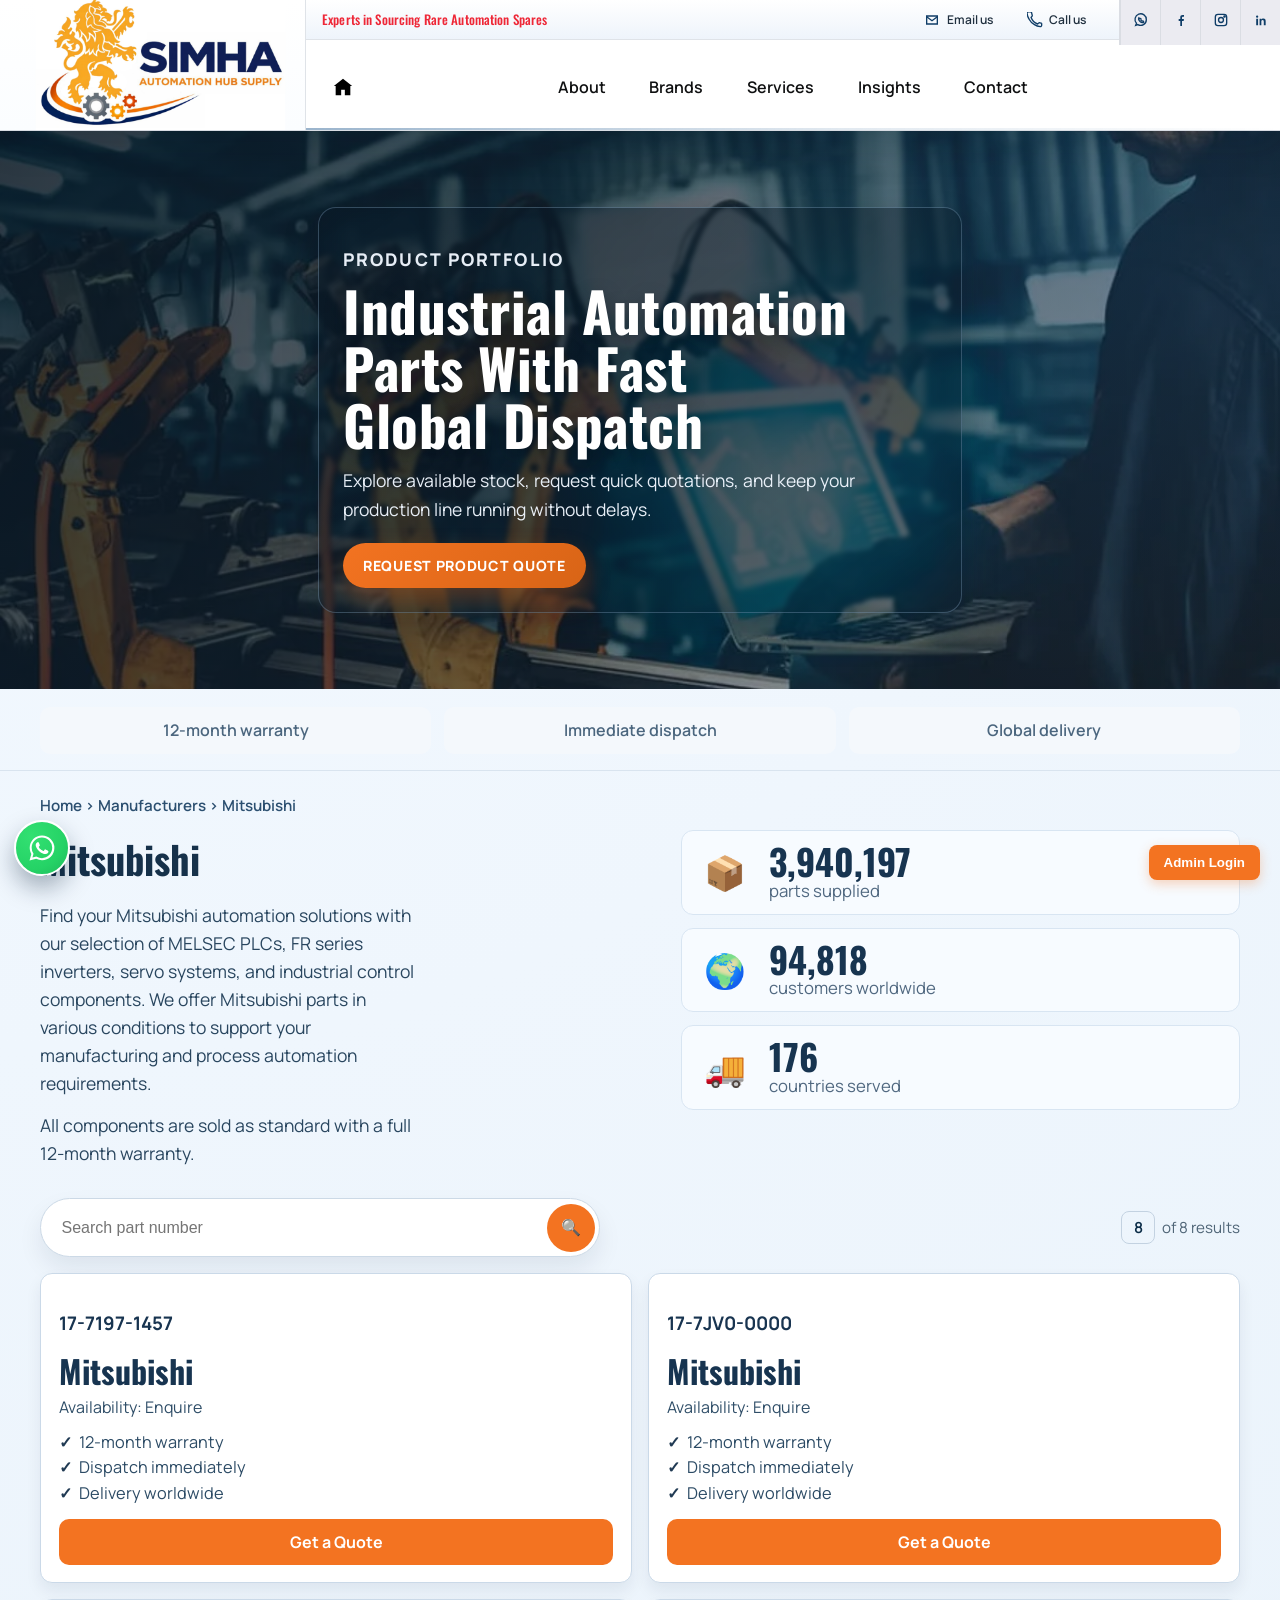
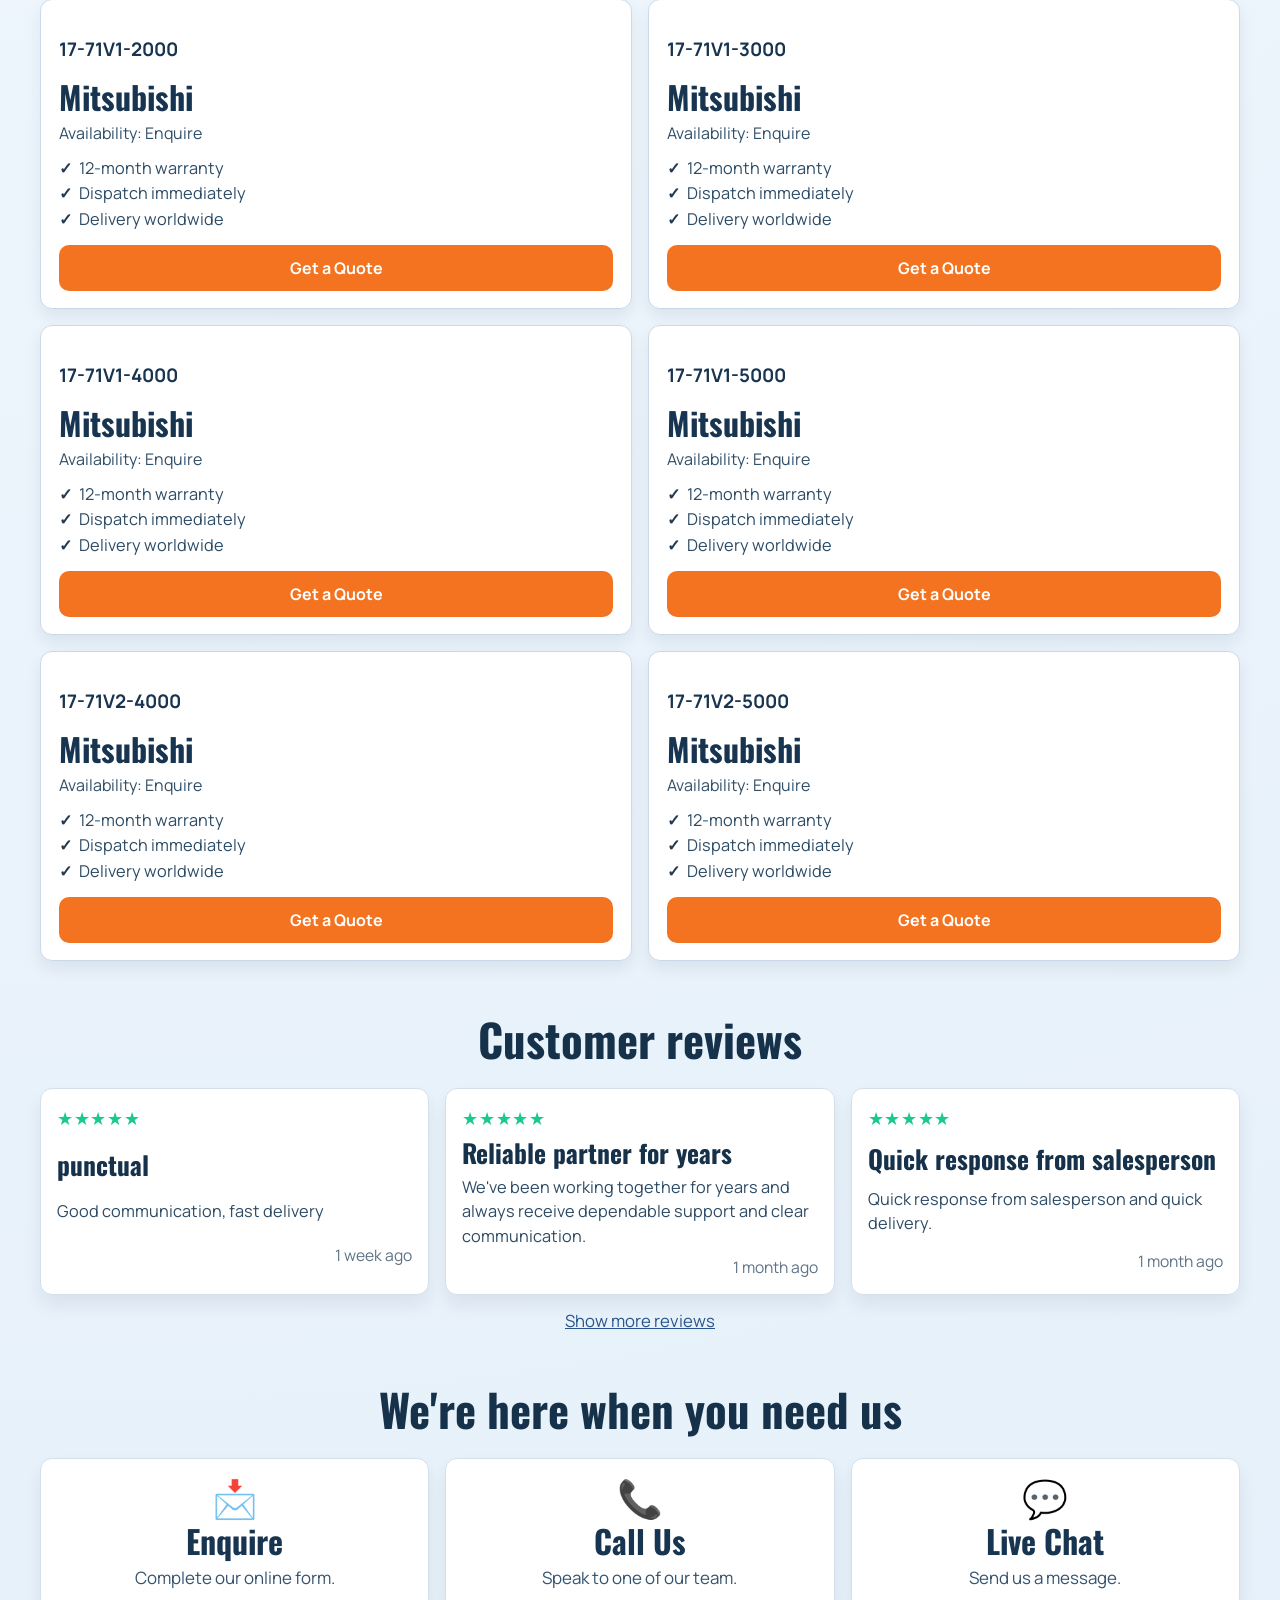
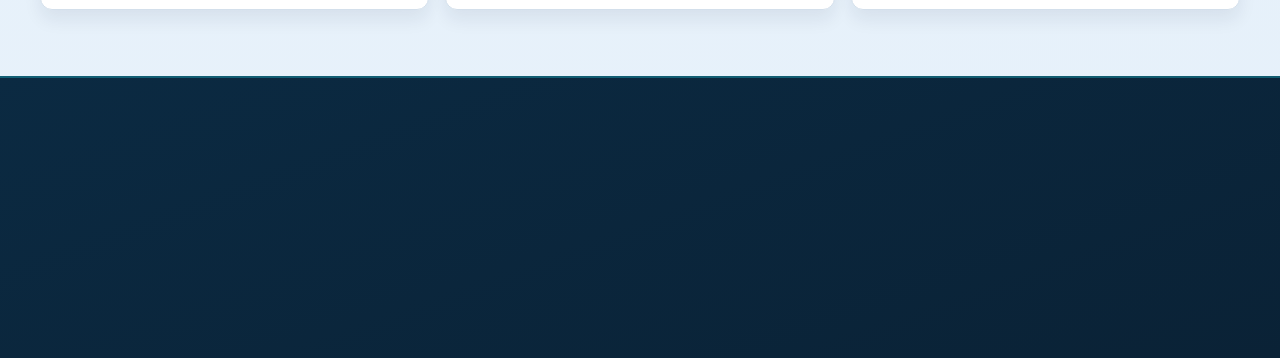
<file: mitsubishi.html>
﻿<!DOCTYPE html>
<html lang="en">
<head>
    <meta charset="UTF-8">
    <meta name="viewport" content="width=device-width, initial-scale=1.0">
    <title>Mitsubishi - Products | Simha Automation Hub</title>
    <link rel="preconnect" href="https://fonts.googleapis.com">
    <link rel="preconnect" href="https://fonts.gstatic.com" crossorigin>
    <link href="https://fonts.googleapis.com/css2?family=Oswald:wght@400;500;600;700&family=Manrope:wght@400;500;600;700&display=swap" rel="stylesheet">
    <link rel="stylesheet" href="./css/style.css?v=20260413a" onerror="this.onerror=null;this.href='/css/style.css?v=20260413a';">
    <link rel="icon" type="image/webp" href="images/logo.webp">
</head>
<body>
    <header class="aa-header" aria-label="Site header">
        <!-- Hamburger: visible on mobile only -->
        <button class="aa-hamburger menu-toggle" aria-label="Open navigation menu" aria-expanded="false" aria-controls="mobileMenu">
            <span class="aa-bar"></span>
            <span class="aa-bar"></span>
            <span class="aa-bar"></span>
        </button>

        <!-- Quick call CTA: visible on mobile only -->
        <a href="tel:+6563189251" class="aa-mobile-call" aria-label="Call us">
            <svg viewBox="0 0 24 24" fill="none" stroke="currentColor" stroke-width="2" aria-hidden="true"><path d="M22 16.92v3a2 2 0 0 1-2.18 2 19.9 19.9 0 0 1-8.63-3.07A19.5 19.5 0 0 1 3.15 10.8 19.9 19.9 0 0 1 .08 2.09 2 2 0 0 1 2.06-.09h3a2 2 0 0 1 2 1.72c.13 1.01.37 2.01.72 2.96a2 2 0 0 1-.45 2.11L6.04 8a16 16 0 0 0 10 10l1.3-1.3a2 2 0 0 1 2.11-.45c.95.35 1.95.59 2.96.72A2 2 0 0 1 22 16.92z"></path></svg>
        </a>

        <a href="index.html" class="aa-brand" aria-label="Simha Automation Hub Home">
            <img src="images/logo.webp" alt="Simha Automation Hub logo" class="aa-brand-logo">
        </a>

        <div class="aa-top-strip">
            <p class="aa-tagline">Experts in Sourcing Rare Automation Spares</p>
            <div class="aa-top-actions" aria-label="Quick contact and social links">
                <a href="mailto:sales@simhasupply.com" class="aa-top-link" aria-label="Email us">
                    <svg viewBox="0 0 24 24" fill="none" stroke="currentColor" stroke-width="2" aria-hidden="true"><path d="M4 6h16v12H4z"></path><path d="m4 7 8 6 8-6"></path></svg>
                    <span>Email us</span>
                </a>
                <a href="tel:+6563189251" class="aa-top-link" aria-label="Call us">
                    <svg viewBox="0 0 24 24" fill="none" stroke="currentColor" stroke-width="2" aria-hidden="true"><path d="M22 16.92v3a2 2 0 0 1-2.18 2 19.9 19.9 0 0 1-8.63-3.07A19.5 19.5 0 0 1 3.15 10.8 19.9 19.9 0 0 1 .08 2.09 2 2 0 0 1 2.06-.09h3a2 2 0 0 1 2 1.72c.13 1.01.37 2.01.72 2.96a2 2 0 0 1-.45 2.11L6.04 8a16 16 0 0 0 10 10l1.3-1.3a2 2 0 0 1 2.11-.45c.95.35 1.95.59 2.96.72A2 2 0 0 1 22 16.92z"></path></svg>
                    <span>Call us</span>
                </a>
                <div class="aa-social-bar" aria-label="Social media">
                    <a href="https://wa.me/6583619135" target="_blank" rel="noopener noreferrer" aria-label="WhatsApp" class="aa-social-link">
                        <svg viewBox="0 0 24 24" fill="none" stroke="currentColor" stroke-width="2" aria-hidden="true"><path d="M20 11.5a8.5 8.5 0 0 1-12.75 7.36L4 20l1.2-3.1A8.5 8.5 0 1 1 20 11.5z"></path><path d="M9.8 9.9c.3-.4.5-.5.9-.3l1.2.6c.3.2.3.4.2.7l-.3.8c-.1.2 0 .3.1.5.3.4.8.9 1.4 1.3.2.1.4.2.6.1l.8-.3c.3-.1.5-.1.7.2l.6 1.1c.2.4.1.7-.3.9-.5.3-1.2.5-1.8.4-1.1-.1-2.1-.6-3-1.3a7.6 7.6 0 0 1-2.1-2.6c-.5-1-.6-2.1-.1-3.1z"></path></svg>
                    </a>
                    <a href="contact.html" aria-label="Facebook" class="aa-social-link">
                        <svg viewBox="0 0 24 24" fill="currentColor" aria-hidden="true"><path d="M13.5 21v-7.5H16l.4-3h-2.9V8.7c0-.9.3-1.5 1.6-1.5h1.4V4.5c-.3 0-1.1-.1-2.1-.1-2.1 0-3.5 1.2-3.5 3.6v2.5H8.5v3h2.4V21z"></path></svg>
                    </a>
                    <a href="contact.html" aria-label="Instagram" class="aa-social-link">
                        <svg viewBox="0 0 24 24" fill="none" stroke="currentColor" stroke-width="2" aria-hidden="true"><rect x="3.5" y="3.5" width="17" height="17" rx="4"></rect><circle cx="12" cy="12" r="3.7"></circle><circle cx="17.3" cy="6.7" r="1"></circle></svg>
                    </a>
                    <a href="contact.html" aria-label="LinkedIn" class="aa-social-link">
                        <svg viewBox="0 0 24 24" fill="currentColor" aria-hidden="true"><path d="M6.2 8.8a1.7 1.7 0 1 1 0-3.4 1.7 1.7 0 0 1 0 3.4zM4.8 20V10h2.8v10zm5.1 0V10h2.7v1.4h.1c.4-.7 1.3-1.6 2.8-1.6 3 0 3.5 2 3.5 4.5V20h-2.8v-5.1c0-1.2 0-2.8-1.7-2.8s-2 1.3-2 2.7V20z"></path></svg>
                    </a>
                </div>
            </div>
        </div>

        <div class="aa-main-row">
            <nav class="aa-nav" aria-label="Primary navigation">
                <a href="index.html" class="aa-home-link" aria-label="Home">
                    <svg viewBox="0 0 24 24" fill="currentColor" aria-hidden="true"><path d="M12 3 2 11h2v10h6v-6h4v6h6V11h2z"></path></svg>
                </a>
                <div class="aa-nav-item">
                    <a href="about.html" class="aa-nav-link">About</a>
                    <div class="aa-nav-dropdown" aria-label="About links">
                        <a href="about.html">Company Profile</a>
                        <a href="about.html">Our Team</a>
                        <a href="contact.html">Global Reach</a>
                    </div>
                </div>
                <div class="aa-nav-item">
                    <a href="#" class="aa-nav-link">Brands</a>
                    <div class="aa-nav-dropdown" aria-label="Brands links">
                        <a href="abb.html">ABB</a>
                        <a href="fanuc.html">Fanuc</a>
                        <a href="indramat.html">Indramat</a>
                        <a href="mitsubishi.html">Mitsubishi</a>
                        <a href="schneider.html">Schneider</a>
                        <a href="siemens.html">Siemens</a>
                        <a href="br.html">B&R</a>
                    </div>
                </div>
                <div class="aa-nav-item">
                    <a href="index.html#services" class="aa-nav-link">Services</a>
                    <div class="aa-nav-dropdown" aria-label="Services links">
                        <a href="index.html#services">Part Sourcing</a>
                        <a href="index.html#services">Service Exchange</a>
                        <a href="index.html#services">Repair Lab</a>
                    </div>
                </div>
                <div class="aa-nav-item">
                    <a href="index.html#blogs" class="aa-nav-link">Insights</a>
                    <div class="aa-nav-dropdown" aria-label="Insights links">
                        <a href="index.html#blogs">Spares Checklist</a>
                        <a href="index.html#blogs">Obsolescence Guide</a>
                        <a href="index.html#blogs">PM Planner</a>
                    </div>
                </div>
                <a href="contact.html" class="aa-nav-link">Contact</a>
            </nav>

          
        </div>
    </header>

    <section class="product-video-banner" aria-label="Product page video banner">
        <video class="product-video" autoplay muted loop playsinline poster="images/banner1.webp">
            <source src="https://videos.pexels.com/video-files/3130284/3130284-uhd_2560_1440_25fps.mp4" type="video/mp4">
        </video>
        <div class="product-video-overlay"></div>
        <div class="product-video-content">
            <p class="product-kicker">Product Portfolio</p>
            <h1>Industrial Automation Parts With Fast Global Dispatch</h1>
            <p>Explore available stock, request quick quotations, and keep your production line running without delays.</p>
            <a href="contact.html" class="product-banner-cta">Request Product Quote</a>
        </div>
    </section>

    <section class="prod-trust-strip reveal" data-animate="up" aria-label="Key service highlights">
        <p>12-month warranty</p>
        <p>Immediate dispatch</p>
        <p>Global delivery</p>
    </section>

    <section class="prod-abb-overview reveal" data-animate="up" aria-label="Mitsubishi overview">
        <p class="prod-breadcrumb">Home &gt; Manufacturers &gt; Mitsubishi</p>
        <div class="prod-abb-grid">
            <article class="prod-abb-copy reveal" data-animate="right">
                <h2>Mitsubishi</h2>
                <p>Find your Mitsubishi automation solutions with our selection of MELSEC PLCs, FR series inverters, servo systems, and industrial control components. We offer Mitsubishi parts in various conditions to support your manufacturing and process automation requirements.</p>
                <p>All components are sold as standard with a full 12-month warranty.</p>
            </article>
            <div class="prod-abb-stats reveal" data-animate="up">
                <article>
                    <span class="prod-stat-icon" aria-hidden="true">📦</span>
                    <div><strong>3,940,197</strong><small>parts supplied</small></div>
                </article>
                <article>
                    <span class="prod-stat-icon" aria-hidden="true">🌍</span>
                    <div><strong>94,818</strong><small>customers worldwide</small></div>
                </article>
                <article>
                    <span class="prod-stat-icon" aria-hidden="true">🚚</span>
                    <div><strong>176</strong><small>countries served</small></div>
                </article>
            </div>
        </div>
    </section>

    <section class="prod-catalog reveal" data-animate="up" aria-label="Mitsubishi part catalog">
        <div class="prod-search-row">
            <form class="prod-search" data-filter-form>
                <input type="search" name="part" placeholder="Search part number" aria-label="Search part number">
                <button type="button" aria-label="Search">🔍</button>
            </form>
            <p class="prod-results-count"><span>8</span> of 442,736 results</p>
        </div>

        <div class="prod-cards-grid">
            <article class="prod-part-card reveal" data-animate="up"><h3>17-7197-1457</h3><h4>Mitsubishi</h4><p>Availability: Enquire</p><ul><li>12-month warranty</li><li>Dispatch immediately</li><li>Delivery worldwide</li></ul><a href="contact.html">Get a Quote</a></article>
            <article class="prod-part-card reveal" data-animate="up"><h3>17-7JV0-0000</h3><h4>Mitsubishi</h4><p>Availability: Enquire</p><ul><li>12-month warranty</li><li>Dispatch immediately</li><li>Delivery worldwide</li></ul><a href="contact.html">Get a Quote</a></article>
            <article class="prod-part-card reveal" data-animate="up"><h3>17-71V1-2000</h3><h4>Mitsubishi</h4><p>Availability: Enquire</p><ul><li>12-month warranty</li><li>Dispatch immediately</li><li>Delivery worldwide</li></ul><a href="contact.html">Get a Quote</a></article>
            <article class="prod-part-card reveal" data-animate="up"><h3>17-71V1-3000</h3><h4>Mitsubishi</h4><p>Availability: Enquire</p><ul><li>12-month warranty</li><li>Dispatch immediately</li><li>Delivery worldwide</li></ul><a href="contact.html">Get a Quote</a></article>
            <article class="prod-part-card reveal" data-animate="up"><h3>17-71V1-4000</h3><h4>Mitsubishi</h4><p>Availability: Enquire</p><ul><li>12-month warranty</li><li>Dispatch immediately</li><li>Delivery worldwide</li></ul><a href="contact.html">Get a Quote</a></article>
            <article class="prod-part-card reveal" data-animate="up"><h3>17-71V1-5000</h3><h4>Mitsubishi</h4><p>Availability: Enquire</p><ul><li>12-month warranty</li><li>Dispatch immediately</li><li>Delivery worldwide</li></ul><a href="contact.html">Get a Quote</a></article>
            <article class="prod-part-card reveal" data-animate="up"><h3>17-71V2-4000</h3><h4>Mitsubishi</h4><p>Availability: Enquire</p><ul><li>12-month warranty</li><li>Dispatch immediately</li><li>Delivery worldwide</li></ul><a href="contact.html">Get a Quote</a></article>
            <article class="prod-part-card reveal" data-animate="up"><h3>17-71V2-5000</h3><h4>Mitsubishi</h4><p>Availability: Enquire</p><ul><li>12-month warranty</li><li>Dispatch immediately</li><li>Delivery worldwide</li></ul><a href="contact.html">Get a Quote</a></article>
        </div>

        <div class="prod-pagination" aria-label="Pagination">
            <button type="button" class="is-active">1</button>
            <button type="button">2</button>
            <button type="button">3</button>
            <button type="button">4</button>
            <button type="button">5</button>
        </div>
    </section>

    <section class="prod-reviews reveal" data-animate="up" aria-label="Customer reviews">
        <h2>Customer reviews</h2>
        <div class="prod-reviews-grid">
            <article class="prod-review-card"><p class="stars">★★★★★</p><h3>punctual</h3><p>Good communication, fast delivery</p><small>1 week ago</small></article>
            <article class="prod-review-card"><p class="stars">★★★★★</p><h3>Reliable partner for years</h3><p>We've been working together for years and always receive dependable support and clear communication.</p><small>1 month ago</small></article>
            <article class="prod-review-card"><p class="stars">★★★★★</p><h3>Quick response from salesperson</h3><p>Quick response from salesperson and quick delivery.</p><small>1 month ago</small></article>
        </div>
        <a href="contact.html" class="prod-more-reviews">Show more reviews</a>
    </section>

    <section class="prod-contact-cards reveal" data-animate="up" aria-label="Contact options">
        <h2>We're here when you need us</h2>
        <div class="prod-contact-grid">
            <article><span>📩</span><h3>Enquire</h3><p>Complete our online form.</p></article>
            <article><span>📞</span><h3>Call Us</h3><p>Speak to one of our team.</p></article>
            <article><span>💬</span><h3>Live Chat</h3><p>Send us a message.</p></article>
        </div>
    </section>

    <footer class="site-footer" data-animate="up">
        <section class="footer-grid">
            <div class="footer-brand-block">
                <a href="index.html" class="footer-brand-logo-link" aria-label="Simha Automation Hub Home">
                    <img src="images/logo2.webp" alt="Simha Automation Hub logo" class="footer-logo">
                </a>
            </div>

            <div class="footer-col">
                <h3>Company</h3>
                <a href="about.html">About Us</a>
                <a href="contact.html">Contact</a>
                <a href="Faq.html">FAQ</a>
            </div>

            <div class="footer-col">
                <h3>Support</h3>
                <a href="contact.html">Urgent Enquiry</a>
                <a href="contact.html">Lead Time Check</a>
                <a href="contact.html">Part Sourcing</a>
            </div>

            <div class="footer-col">
                <h3>Reach Us</h3>
                <a href="tel:+6563189251">+65 6318 9251</a>
                <a href="mailto:sales@simhasupply.com">sales@simhasupply.com</a>
                <address class="footer-address">101 Kitchener Road, #03-44,<br>Jalan Besar Plaza,<br>Singapore 208511</address>
            </div>
        </section>

        <section class="footer-bottom">
            <p>© 2026 Simha Automation Hub Supply Pte. Ltd. All rights reserved.</p>
            <p>Global delivery | Immediate dispatch | 12-month warranty</p>
        </section>
    </footer>

    <div class="enquiry-modal" id="enquiryModal" aria-hidden="true">
        <button class="enquiry-backdrop" type="button" data-close-modal aria-label="Close enquiry popup"></button>
        <section class="enquiry-dialog" role="dialog" aria-modal="true" aria-labelledby="enquiryTitle">
            <header class="enquiry-header">
                <h2 id="enquiryTitle">ENQUIRE NOW</h2>
                <button class="enquiry-close" type="button" data-close-modal aria-label="Close">&times;</button>
            </header>

            <form class="enquiry-form" id="enquiryForm">
                <input type="text" name="name" placeholder="Name" required>
                <input type="text" name="company" placeholder="Company Name" required>
                <input type="email" name="email" placeholder="Email" required>

                <div class="enquiry-phone-wrap">
                    <span class="enquiry-country">+65</span>
                    <input type="tel" name="phone" placeholder="01234 56789" required>
                </div>

                <textarea name="message" placeholder="Message" rows="5" required></textarea>

                <div class="enquiry-captcha" aria-hidden="true">
                    <span class="captcha-box"></span>
                    <span>I'm not a robot</span>
                </div>

                <button type="button" class="enquiry-submit">SUBMIT</button>
            </form>
        </section>
    </div>
    <!-- Mobile drawer menu -->
    <div class="aa-mobile-menu" id="mobileMenu" aria-hidden="true">
        <button class="aa-mobile-backdrop" data-close-mobile-menu aria-label="Close menu"></button>
        <div class="aa-mobile-panel">

            <div class="aa-mobile-panel-head">
                <a href="index.html" class="aa-mobile-panel-logo-link" aria-label="Home">
                    <img src="images/logo.webp" alt="Simha Automation Hub logo" class="aa-mobile-panel-logo">
                </a>
                <button class="aa-mobile-close" data-close-mobile-menu aria-label="Close menu">
                    <svg viewBox="0 0 24 24" fill="none" stroke="currentColor" stroke-width="2.5" aria-hidden="true"><path d="M18 6 6 18M6 6l12 12"/></svg>
                </button>
            </div>

            <div class="aa-mobile-util">
                <p class="aa-mobile-tagline">Experts in Sourcing Rare Automation Spares</p>
                <div class="aa-mobile-util-links">
                    <a href="mailto:sales@simhasupply.com" class="aa-mobile-util-link">
                        <svg viewBox="0 0 24 24" fill="none" stroke="currentColor" stroke-width="2" aria-hidden="true"><path d="M4 6h16v12H4z"></path><path d="m4 7 8 6 8-6"></path></svg>
                        <span>sales@simhasupply.com</span>
                    </a>
                    <a href="tel:+6563189251" class="aa-mobile-util-link">
                        <svg viewBox="0 0 24 24" fill="none" stroke="currentColor" stroke-width="2" aria-hidden="true"><path d="M22 16.92v3a2 2 0 0 1-2.18 2 19.9 19.9 0 0 1-8.63-3.07A19.5 19.5 0 0 1 3.15 10.8 19.9 19.9 0 0 1 .08 2.09 2 2 0 0 1 2.06-.09h3a2 2 0 0 1 2 1.72c.13 1.01.37 2.01.72 2.96a2 2 0 0 1-.45 2.11L6.04 8a16 16 0 0 0 10 10l1.3-1.3a2 2 0 0 1 2.11-.45c.95.35 1.95.59 2.96.72A2 2 0 0 1 22 16.92z"></path></svg>
                        <span>+65 6318 9251</span>
                    </a>
                </div>
                <div class="aa-mobile-social">
                    <a href="https://wa.me/6583619135" target="_blank" rel="noopener noreferrer" aria-label="WhatsApp" class="aa-mobile-social-link">
                        <svg viewBox="0 0 24 24" fill="none" stroke="currentColor" stroke-width="2" aria-hidden="true"><path d="M20 11.5a8.5 8.5 0 0 1-12.75 7.36L4 20l1.2-3.1A8.5 8.5 0 1 1 20 11.5z"></path><path d="M9.8 9.9c.3-.4.5-.5.9-.3l1.2.6c.3.2.3.4.2.7l-.3.8c-.1.2 0 .3.1.5.3.4.8.9 1.4 1.3.2.1.4.2.6.1l.8-.3c.3-.1.5-.1.7.2l.6 1.1c.2.4.1.7-.3.9-.5.3-1.2.5-1.8.4-1.1-.1-2.1-.6-3-1.3a7.6 7.6 0 0 1-2.1-2.6c-.5-1-.6-2.1-.1-3.1z"></path></svg>
                    </a>
                    <a href="contact.html" aria-label="Facebook" class="aa-mobile-social-link">
                        <svg viewBox="0 0 24 24" fill="currentColor" aria-hidden="true"><path d="M13.5 21v-7.5H16l.4-3h-2.9V8.7c0-.9.3-1.5 1.6-1.5h1.4V4.5c-.3 0-1.1-.1-2.1-.1-2.1 0-3.5 1.2-3.5 3.6v2.5H8.5v3h2.4V21z"></path></svg>
                    </a>
                    <a href="contact.html" aria-label="Instagram" class="aa-mobile-social-link">
                        <svg viewBox="0 0 24 24" fill="none" stroke="currentColor" stroke-width="2" aria-hidden="true"><rect x="3.5" y="3.5" width="17" height="17" rx="4"></rect><circle cx="12" cy="12" r="3.7"></circle><circle cx="17.3" cy="6.7" r="1"></circle></svg>
                    </a>
                    <a href="contact.html" aria-label="LinkedIn" class="aa-mobile-social-link">
                        <svg viewBox="0 0 24 24" fill="currentColor" aria-hidden="true"><path d="M6.2 8.8a1.7 1.7 0 1 1 0-3.4 1.7 1.7 0 0 1 0 3.4zM4.8 20V10h2.8v10zm5.1 0V10h2.7v1.4h.1c.4-.7 1.3-1.6 2.8-1.6 3 0 3.5 2 3.5 4.5V20h-2.8v-5.1c0-1.2 0-2.8-1.7-2.8s-2 1.3-2 2.7V20z"></path></svg>
                    </a>
                </div>
            </div>

            <nav class="aa-mobile-nav" aria-label="Mobile primary navigation">
                <a href="index.html" class="aa-mobile-nav-link">
                    <svg viewBox="0 0 24 24" fill="currentColor" aria-hidden="true"><path d="M12 3 2 11h2v10h6v-6h4v6h6V11h2z"></path></svg>
                    <span>Home</span>
                </a>
                <a href="about.html" class="aa-mobile-nav-link">About</a>
                <a href="index.html" class="aa-mobile-nav-link">Brands</a>
                <a href="index.html#services" class="aa-mobile-nav-link">Services</a>
                <a href="index.html#blogs" class="aa-mobile-nav-link">Insights</a>
                <a href="contact.html" class="aa-mobile-nav-link">Contact</a>
            </nav>

            <div class="aa-mobile-panel-footer">
                <a href="contact.html" class="aa-mobile-cta">
                    <svg viewBox="0 0 24 24" fill="none" stroke="currentColor" stroke-width="2" aria-hidden="true"><circle cx="12" cy="12" r="10"></circle><path d="M8.5 9.5h7v5h-3l-2.5 2.2v-2.2h-1.5z"></path></svg>
                    <span>Enquire Now</span>
                </a>
            </div>

        </div>
    </div>

    <script src="js/script.js?v=20260413a"></script>
</body>
</html>
</file>
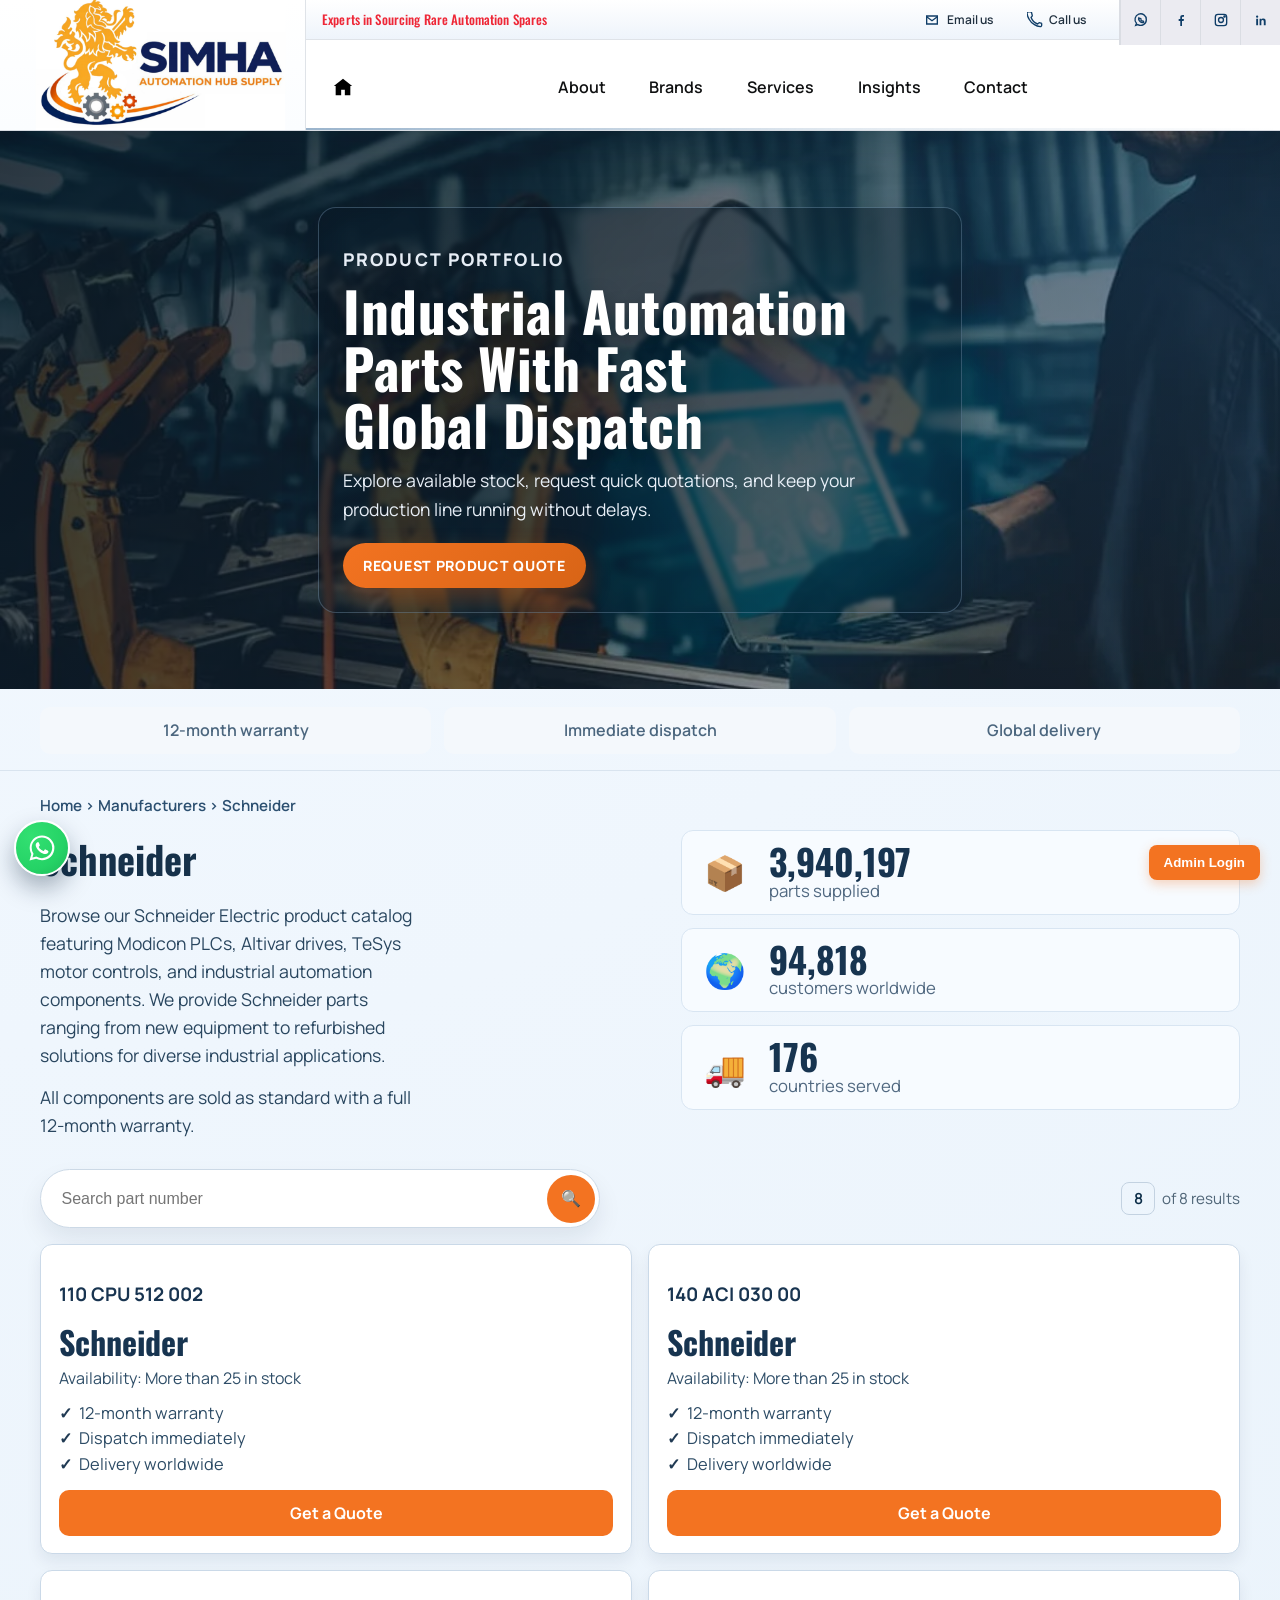
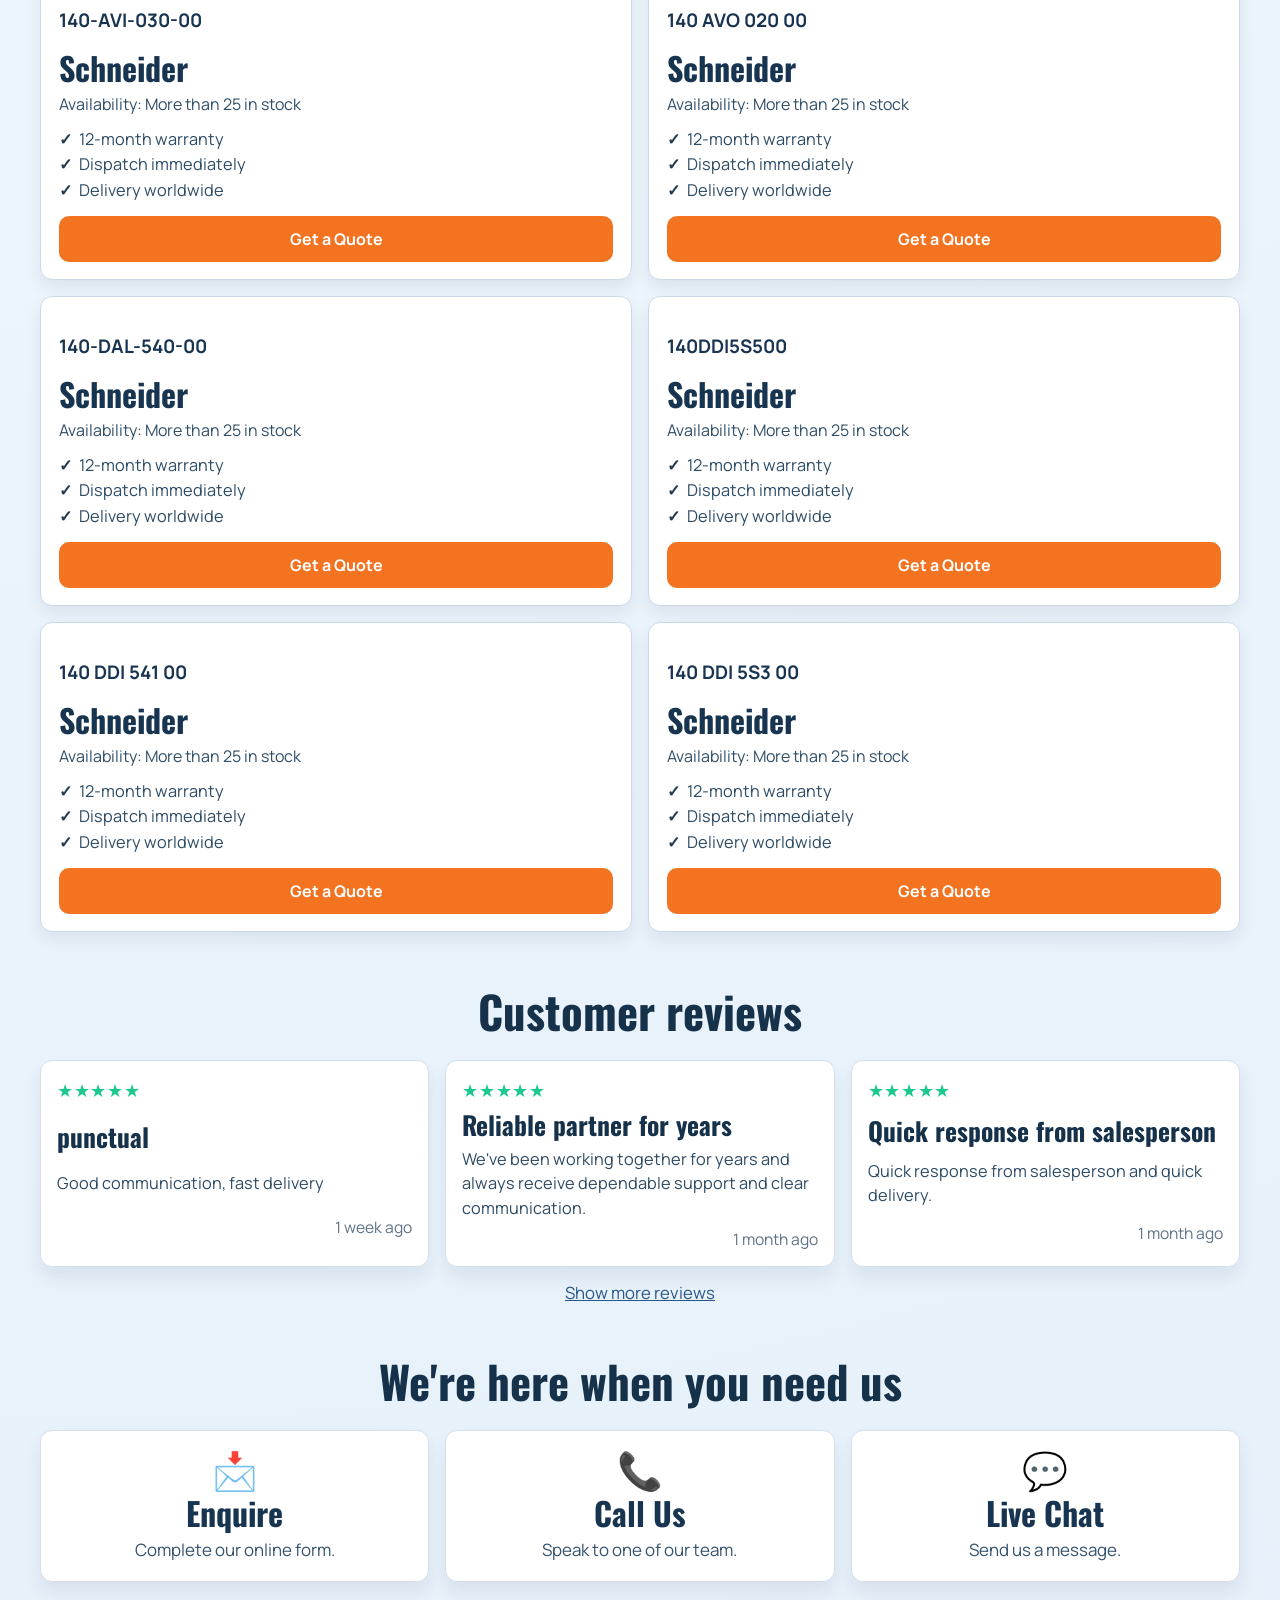
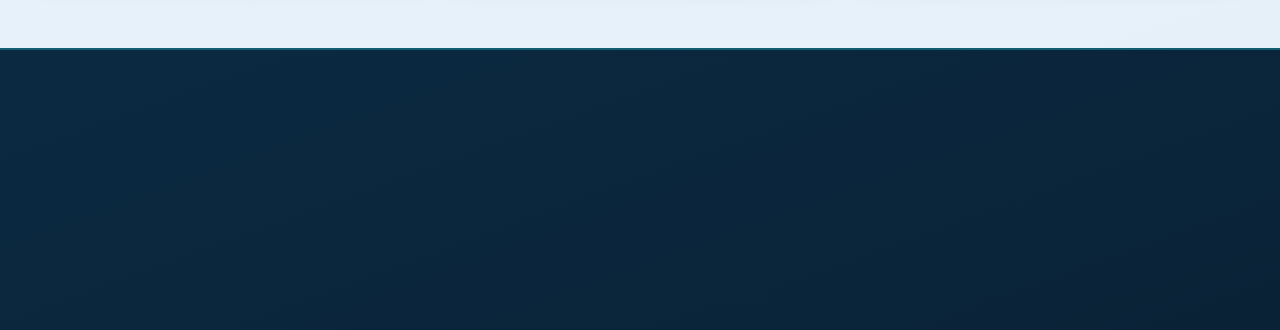
<file: schneider.html>
﻿<!DOCTYPE html>
<html lang="en">
<head>
    <meta charset="UTF-8">
    <meta name="viewport" content="width=device-width, initial-scale=1.0">
    <title>Schneider - Products | Simha Automation Hub</title>
    <link rel="preconnect" href="https://fonts.googleapis.com">
    <link rel="preconnect" href="https://fonts.gstatic.com" crossorigin>
    <link href="https://fonts.googleapis.com/css2?family=Oswald:wght@400;500;600;700&family=Manrope:wght@400;500;600;700&display=swap" rel="stylesheet">
    <link rel="stylesheet" href="./css/style.css?v=20260413a" onerror="this.onerror=null;this.href='/css/style.css?v=20260413a';">
    <link rel="icon" type="image/webp" href="images/logo.webp">
</head>
<body>
    <header class="aa-header" aria-label="Site header">
        <!-- Hamburger: visible on mobile only -->
        <button class="aa-hamburger menu-toggle" aria-label="Open navigation menu" aria-expanded="false" aria-controls="mobileMenu">
            <span class="aa-bar"></span>
            <span class="aa-bar"></span>
            <span class="aa-bar"></span>
        </button>

        <!-- Quick call CTA: visible on mobile only -->
        <a href="tel:+6563189251" class="aa-mobile-call" aria-label="Call us">
            <svg viewBox="0 0 24 24" fill="none" stroke="currentColor" stroke-width="2" aria-hidden="true"><path d="M22 16.92v3a2 2 0 0 1-2.18 2 19.9 19.9 0 0 1-8.63-3.07A19.5 19.5 0 0 1 3.15 10.8 19.9 19.9 0 0 1 .08 2.09 2 2 0 0 1 2.06-.09h3a2 2 0 0 1 2 1.72c.13 1.01.37 2.01.72 2.96a2 2 0 0 1-.45 2.11L6.04 8a16 16 0 0 0 10 10l1.3-1.3a2 2 0 0 1 2.11-.45c.95.35 1.95.59 2.96.72A2 2 0 0 1 22 16.92z"></path></svg>
        </a>

        <a href="index.html" class="aa-brand" aria-label="Simha Automation Hub Home">
            <img src="images/logo.webp" alt="Simha Automation Hub logo" class="aa-brand-logo">
        </a>

        <div class="aa-top-strip">
            <p class="aa-tagline">Experts in Sourcing Rare Automation Spares</p>
            <div class="aa-top-actions" aria-label="Quick contact and social links">
                <a href="mailto:sales@simhasupply.com" class="aa-top-link" aria-label="Email us">
                    <svg viewBox="0 0 24 24" fill="none" stroke="currentColor" stroke-width="2" aria-hidden="true"><path d="M4 6h16v12H4z"></path><path d="m4 7 8 6 8-6"></path></svg>
                    <span>Email us</span>
                </a>
                <a href="tel:+6563189251" class="aa-top-link" aria-label="Call us">
                    <svg viewBox="0 0 24 24" fill="none" stroke="currentColor" stroke-width="2" aria-hidden="true"><path d="M22 16.92v3a2 2 0 0 1-2.18 2 19.9 19.9 0 0 1-8.63-3.07A19.5 19.5 0 0 1 3.15 10.8 19.9 19.9 0 0 1 .08 2.09 2 2 0 0 1 2.06-.09h3a2 2 0 0 1 2 1.72c.13 1.01.37 2.01.72 2.96a2 2 0 0 1-.45 2.11L6.04 8a16 16 0 0 0 10 10l1.3-1.3a2 2 0 0 1 2.11-.45c.95.35 1.95.59 2.96.72A2 2 0 0 1 22 16.92z"></path></svg>
                    <span>Call us</span>
                </a>
                <div class="aa-social-bar" aria-label="Social media">
                    <a href="https://wa.me/6583619135" target="_blank" rel="noopener noreferrer" aria-label="WhatsApp" class="aa-social-link">
                        <svg viewBox="0 0 24 24" fill="none" stroke="currentColor" stroke-width="2" aria-hidden="true"><path d="M20 11.5a8.5 8.5 0 0 1-12.75 7.36L4 20l1.2-3.1A8.5 8.5 0 1 1 20 11.5z"></path><path d="M9.8 9.9c.3-.4.5-.5.9-.3l1.2.6c.3.2.3.4.2.7l-.3.8c-.1.2 0 .3.1.5.3.4.8.9 1.4 1.3.2.1.4.2.6.1l.8-.3c.3-.1.5-.1.7.2l.6 1.1c.2.4.1.7-.3.9-.5.3-1.2.5-1.8.4-1.1-.1-2.1-.6-3-1.3a7.6 7.6 0 0 1-2.1-2.6c-.5-1-.6-2.1-.1-3.1z"></path></svg>
                    </a>
                    <a href="contact.html" aria-label="Facebook" class="aa-social-link">
                        <svg viewBox="0 0 24 24" fill="currentColor" aria-hidden="true"><path d="M13.5 21v-7.5H16l.4-3h-2.9V8.7c0-.9.3-1.5 1.6-1.5h1.4V4.5c-.3 0-1.1-.1-2.1-.1-2.1 0-3.5 1.2-3.5 3.6v2.5H8.5v3h2.4V21z"></path></svg>
                    </a>
                    <a href="contact.html" aria-label="Instagram" class="aa-social-link">
                        <svg viewBox="0 0 24 24" fill="none" stroke="currentColor" stroke-width="2" aria-hidden="true"><rect x="3.5" y="3.5" width="17" height="17" rx="4"></rect><circle cx="12" cy="12" r="3.7"></circle><circle cx="17.3" cy="6.7" r="1"></circle></svg>
                    </a>
                    <a href="contact.html" aria-label="LinkedIn" class="aa-social-link">
                        <svg viewBox="0 0 24 24" fill="currentColor" aria-hidden="true"><path d="M6.2 8.8a1.7 1.7 0 1 1 0-3.4 1.7 1.7 0 0 1 0 3.4zM4.8 20V10h2.8v10zm5.1 0V10h2.7v1.4h.1c.4-.7 1.3-1.6 2.8-1.6 3 0 3.5 2 3.5 4.5V20h-2.8v-5.1c0-1.2 0-2.8-1.7-2.8s-2 1.3-2 2.7V20z"></path></svg>
                    </a>
                </div>
            </div>
        </div>

        <div class="aa-main-row">
            <nav class="aa-nav" aria-label="Primary navigation">
                <a href="index.html" class="aa-home-link" aria-label="Home">
                    <svg viewBox="0 0 24 24" fill="currentColor" aria-hidden="true"><path d="M12 3 2 11h2v10h6v-6h4v6h6V11h2z"></path></svg>
                </a>
                <div class="aa-nav-item">
                    <a href="about.html" class="aa-nav-link">About</a>
                    <div class="aa-nav-dropdown" aria-label="About links">
                        <a href="about.html">Company Profile</a>
                        <a href="about.html">Our Team</a>
                        <a href="contact.html">Global Reach</a>
                    </div>
                </div>
                <div class="aa-nav-item">
                    <a href="#" class="aa-nav-link">Brands</a>
                    <div class="aa-nav-dropdown" aria-label="Brands links">
                        <a href="abb.html">ABB</a>
                        <a href="fanuc.html">Fanuc</a>
                        <a href="indramat.html">Indramat</a>
                        <a href="mitsubishi.html">Mitsubishi</a>
                        <a href="schneider.html">Schneider</a>
                        <a href="siemens.html">Siemens</a>
                        <a href="br.html">B&R</a>
                    </div>
                </div>
                <div class="aa-nav-item">
                    <a href="index.html#services" class="aa-nav-link">Services</a>
                    <div class="aa-nav-dropdown" aria-label="Services links">
                        <a href="index.html#services">Part Sourcing</a>
                        <a href="index.html#services">Service Exchange</a>
                        <a href="index.html#services">Repair Lab</a>
                    </div>
                </div>
                <div class="aa-nav-item">
                    <a href="index.html#blogs" class="aa-nav-link">Insights</a>
                    <div class="aa-nav-dropdown" aria-label="Insights links">
                        <a href="index.html#blogs">Spares Checklist</a>
                        <a href="index.html#blogs">Obsolescence Guide</a>
                        <a href="index.html#blogs">PM Planner</a>
                    </div>
                </div>
                <a href="contact.html" class="aa-nav-link">Contact</a>
            </nav>

          
        </div>
    </header>

    <section class="product-video-banner" aria-label="Product page video banner">
        <video class="product-video" autoplay muted loop playsinline poster="images/banner1.webp">
            <source src="https://videos.pexels.com/video-files/3130284/3130284-uhd_2560_1440_25fps.mp4" type="video/mp4">
        </video>
        <div class="product-video-overlay"></div>
        <div class="product-video-content">
            <p class="product-kicker">Product Portfolio</p>
            <h1>Industrial Automation Parts With Fast Global Dispatch</h1>
            <p>Explore available stock, request quick quotations, and keep your production line running without delays.</p>
            <a href="contact.html" class="product-banner-cta">Request Product Quote</a>
        </div>
    </section>

    <section class="prod-trust-strip reveal" data-animate="up" aria-label="Key service highlights">
        <p>12-month warranty</p>
        <p>Immediate dispatch</p>
        <p>Global delivery</p>
    </section>

    <section class="prod-abb-overview reveal" data-animate="up" aria-label="Schneider overview">
        <p class="prod-breadcrumb">Home &gt; Manufacturers &gt; Schneider</p>
        <div class="prod-abb-grid">
            <article class="prod-abb-copy reveal" data-animate="right">
                <h2>Schneider</h2>
                <p>Browse our Schneider Electric product catalog featuring Modicon PLCs, Altivar drives, TeSys motor controls, and industrial automation components. We provide Schneider parts ranging from new equipment to refurbished solutions for diverse industrial applications.</p>
                <p>All components are sold as standard with a full 12-month warranty.</p>
            </article>
            <div class="prod-abb-stats reveal" data-animate="up">
                <article>
                    <span class="prod-stat-icon" aria-hidden="true">📦</span>
                    <div><strong>3,940,197</strong><small>parts supplied</small></div>
                </article>
                <article>
                    <span class="prod-stat-icon" aria-hidden="true">🌍</span>
                    <div><strong>94,818</strong><small>customers worldwide</small></div>
                </article>
                <article>
                    <span class="prod-stat-icon" aria-hidden="true">🚚</span>
                    <div><strong>176</strong><small>countries served</small></div>
                </article>
            </div>
        </div>
    </section>

    <section class="prod-catalog reveal" data-animate="up" aria-label="Schneider part catalog">
        <div class="prod-search-row">
            <form class="prod-search" data-filter-form>
                <input type="search" name="part" placeholder="Search part number" aria-label="Search part number">
                <button type="button" aria-label="Search">🔍</button>
            </form>
            <p class="prod-results-count"><span>8</span> of 442,736 results</p>
        </div>

        <div class="prod-cards-grid">
            <article class="prod-part-card reveal" data-animate="up"><h3>110 CPU 512 002</h3><h4>Schneider</h4><p>Availability: More than 25 in stock</p><ul><li>12-month warranty</li><li>Dispatch immediately</li><li>Delivery worldwide</li></ul><a href="contact.html">Get a Quote</a></article>
            <article class="prod-part-card reveal" data-animate="up"><h3>140 ACI 030 00</h3><h4>Schneider</h4><p>Availability: More than 25 in stock</p><ul><li>12-month warranty</li><li>Dispatch immediately</li><li>Delivery worldwide</li></ul><a href="contact.html">Get a Quote</a></article>
            <article class="prod-part-card reveal" data-animate="up"><h3>140-AVI-030-00</h3><h4>Schneider</h4><p>Availability: More than 25 in stock</p><ul><li>12-month warranty</li><li>Dispatch immediately</li><li>Delivery worldwide</li></ul><a href="contact.html">Get a Quote</a></article>
            <article class="prod-part-card reveal" data-animate="up"><h3>140 AVO 020 00</h3><h4>Schneider</h4><p>Availability: More than 25 in stock</p><ul><li>12-month warranty</li><li>Dispatch immediately</li><li>Delivery worldwide</li></ul><a href="contact.html">Get a Quote</a></article>
            <article class="prod-part-card reveal" data-animate="up"><h3>140-DAL-540-00</h3><h4>Schneider</h4><p>Availability: More than 25 in stock</p><ul><li>12-month warranty</li><li>Dispatch immediately</li><li>Delivery worldwide</li></ul><a href="contact.html">Get a Quote</a></article>
            <article class="prod-part-card reveal" data-animate="up"><h3>140DDI5S500</h3><h4>Schneider</h4><p>Availability: More than 25 in stock</p><ul><li>12-month warranty</li><li>Dispatch immediately</li><li>Delivery worldwide</li></ul><a href="contact.html">Get a Quote</a></article>
            <article class="prod-part-card reveal" data-animate="up"><h3>140 DDI 541 00</h3><h4>Schneider</h4><p>Availability: More than 25 in stock</p><ul><li>12-month warranty</li><li>Dispatch immediately</li><li>Delivery worldwide</li></ul><a href="contact.html">Get a Quote</a></article>
            <article class="prod-part-card reveal" data-animate="up"><h3>140 DDI 5S3 00</h3><h4>Schneider</h4><p>Availability: More than 25 in stock</p><ul><li>12-month warranty</li><li>Dispatch immediately</li><li>Delivery worldwide</li></ul><a href="contact.html">Get a Quote</a></article>
        </div>

        <div class="prod-pagination" aria-label="Pagination">
            <button type="button" class="is-active">1</button>
            <button type="button">2</button>
            <button type="button">3</button>
            <button type="button">4</button>
            <button type="button">5</button>
        </div>
    </section>

    <section class="prod-reviews reveal" data-animate="up" aria-label="Customer reviews">
        <h2>Customer reviews</h2>
        <div class="prod-reviews-grid">
            <article class="prod-review-card"><p class="stars">★★★★★</p><h3>punctual</h3><p>Good communication, fast delivery</p><small>1 week ago</small></article>
            <article class="prod-review-card"><p class="stars">★★★★★</p><h3>Reliable partner for years</h3><p>We've been working together for years and always receive dependable support and clear communication.</p><small>1 month ago</small></article>
            <article class="prod-review-card"><p class="stars">★★★★★</p><h3>Quick response from salesperson</h3><p>Quick response from salesperson and quick delivery.</p><small>1 month ago</small></article>
        </div>
        <a href="contact.html" class="prod-more-reviews">Show more reviews</a>
    </section>

    <section class="prod-contact-cards reveal" data-animate="up" aria-label="Contact options">
        <h2>We're here when you need us</h2>
        <div class="prod-contact-grid">
            <article><span>📩</span><h3>Enquire</h3><p>Complete our online form.</p></article>
            <article><span>📞</span><h3>Call Us</h3><p>Speak to one of our team.</p></article>
            <article><span>💬</span><h3>Live Chat</h3><p>Send us a message.</p></article>
        </div>
    </section>

    <footer class="site-footer" data-animate="up">
        <section class="footer-grid">
            <div class="footer-brand-block">
                <a href="index.html" class="footer-brand-logo-link" aria-label="Simha Automation Hub Home">
                    <img src="images/logo2.webp" alt="Simha Automation Hub logo" class="footer-logo">
                </a>
            </div>

            <div class="footer-col">
                <h3>Company</h3>
                <a href="about.html">About Us</a>
                <a href="contact.html">Contact</a>
                <a href="Faq.html">FAQ</a>
            </div>

            <div class="footer-col">
                <h3>Support</h3>
                <a href="contact.html">Urgent Enquiry</a>
                <a href="contact.html">Lead Time Check</a>
                <a href="contact.html">Part Sourcing</a>
            </div>

            <div class="footer-col">
                <h3>Reach Us</h3>
                <a href="tel:+6563189251">+65 6318 9251</a>
                <a href="mailto:sales@simhasupply.com">sales@simhasupply.com</a>
                <address class="footer-address">101 Kitchener Road, #03-44,<br>Jalan Besar Plaza,<br>Singapore 208511</address>
            </div>
        </section>

        <section class="footer-bottom">
            <p>© 2026 Simha Automation Hub Supply Pte. Ltd. All rights reserved.</p>
            <p>Global delivery | Immediate dispatch | 12-month warranty</p>
        </section>
    </footer>

    <div class="enquiry-modal" id="enquiryModal" aria-hidden="true">
        <button class="enquiry-backdrop" type="button" data-close-modal aria-label="Close enquiry popup"></button>
        <section class="enquiry-dialog" role="dialog" aria-modal="true" aria-labelledby="enquiryTitle">
            <header class="enquiry-header">
                <h2 id="enquiryTitle">ENQUIRE NOW</h2>
                <button class="enquiry-close" type="button" data-close-modal aria-label="Close">&times;</button>
            </header>

            <form class="enquiry-form" id="enquiryForm">
                <input type="text" name="name" placeholder="Name" required>
                <input type="text" name="company" placeholder="Company Name" required>
                <input type="email" name="email" placeholder="Email" required>

                <div class="enquiry-phone-wrap">
                    <span class="enquiry-country">+65</span>
                    <input type="tel" name="phone" placeholder="01234 56789" required>
                </div>

                <textarea name="message" placeholder="Message" rows="5" required></textarea>

                <div class="enquiry-captcha" aria-hidden="true">
                    <span class="captcha-box"></span>
                    <span>I'm not a robot</span>
                </div>

                <button type="button" class="enquiry-submit">SUBMIT</button>
            </form>
        </section>
    </div>
    <!-- Mobile drawer menu -->
    <div class="aa-mobile-menu" id="mobileMenu" aria-hidden="true">
        <button class="aa-mobile-backdrop" data-close-mobile-menu aria-label="Close menu"></button>
        <div class="aa-mobile-panel">

            <div class="aa-mobile-panel-head">
                <a href="index.html" class="aa-mobile-panel-logo-link" aria-label="Home">
                    <img src="images/logo.webp" alt="Simha Automation Hub logo" class="aa-mobile-panel-logo">
                </a>
                <button class="aa-mobile-close" data-close-mobile-menu aria-label="Close menu">
                    <svg viewBox="0 0 24 24" fill="none" stroke="currentColor" stroke-width="2.5" aria-hidden="true"><path d="M18 6 6 18M6 6l12 12"/></svg>
                </button>
            </div>

            <div class="aa-mobile-util">
                <p class="aa-mobile-tagline">Experts in Sourcing Rare Automation Spares</p>
                <div class="aa-mobile-util-links">
                    <a href="mailto:sales@simhasupply.com" class="aa-mobile-util-link">
                        <svg viewBox="0 0 24 24" fill="none" stroke="currentColor" stroke-width="2" aria-hidden="true"><path d="M4 6h16v12H4z"></path><path d="m4 7 8 6 8-6"></path></svg>
                        <span>sales@simhasupply.com</span>
                    </a>
                    <a href="tel:+6563189251" class="aa-mobile-util-link">
                        <svg viewBox="0 0 24 24" fill="none" stroke="currentColor" stroke-width="2" aria-hidden="true"><path d="M22 16.92v3a2 2 0 0 1-2.18 2 19.9 19.9 0 0 1-8.63-3.07A19.5 19.5 0 0 1 3.15 10.8 19.9 19.9 0 0 1 .08 2.09 2 2 0 0 1 2.06-.09h3a2 2 0 0 1 2 1.72c.13 1.01.37 2.01.72 2.96a2 2 0 0 1-.45 2.11L6.04 8a16 16 0 0 0 10 10l1.3-1.3a2 2 0 0 1 2.11-.45c.95.35 1.95.59 2.96.72A2 2 0 0 1 22 16.92z"></path></svg>
                        <span>+65 6318 9251</span>
                    </a>
                </div>
                <div class="aa-mobile-social">
                    <a href="https://wa.me/6583619135" target="_blank" rel="noopener noreferrer" aria-label="WhatsApp" class="aa-mobile-social-link">
                        <svg viewBox="0 0 24 24" fill="none" stroke="currentColor" stroke-width="2" aria-hidden="true"><path d="M20 11.5a8.5 8.5 0 0 1-12.75 7.36L4 20l1.2-3.1A8.5 8.5 0 1 1 20 11.5z"></path><path d="M9.8 9.9c.3-.4.5-.5.9-.3l1.2.6c.3.2.3.4.2.7l-.3.8c-.1.2 0 .3.1.5.3.4.8.9 1.4 1.3.2.1.4.2.6.1l.8-.3c.3-.1.5-.1.7.2l.6 1.1c.2.4.1.7-.3.9-.5.3-1.2.5-1.8.4-1.1-.1-2.1-.6-3-1.3a7.6 7.6 0 0 1-2.1-2.6c-.5-1-.6-2.1-.1-3.1z"></path></svg>
                    </a>
                    <a href="contact.html" aria-label="Facebook" class="aa-mobile-social-link">
                        <svg viewBox="0 0 24 24" fill="currentColor" aria-hidden="true"><path d="M13.5 21v-7.5H16l.4-3h-2.9V8.7c0-.9.3-1.5 1.6-1.5h1.4V4.5c-.3 0-1.1-.1-2.1-.1-2.1 0-3.5 1.2-3.5 3.6v2.5H8.5v3h2.4V21z"></path></svg>
                    </a>
                    <a href="contact.html" aria-label="Instagram" class="aa-mobile-social-link">
                        <svg viewBox="0 0 24 24" fill="none" stroke="currentColor" stroke-width="2" aria-hidden="true"><rect x="3.5" y="3.5" width="17" height="17" rx="4"></rect><circle cx="12" cy="12" r="3.7"></circle><circle cx="17.3" cy="6.7" r="1"></circle></svg>
                    </a>
                    <a href="contact.html" aria-label="LinkedIn" class="aa-mobile-social-link">
                        <svg viewBox="0 0 24 24" fill="currentColor" aria-hidden="true"><path d="M6.2 8.8a1.7 1.7 0 1 1 0-3.4 1.7 1.7 0 0 1 0 3.4zM4.8 20V10h2.8v10zm5.1 0V10h2.7v1.4h.1c.4-.7 1.3-1.6 2.8-1.6 3 0 3.5 2 3.5 4.5V20h-2.8v-5.1c0-1.2 0-2.8-1.7-2.8s-2 1.3-2 2.7V20z"></path></svg>
                    </a>
                </div>
            </div>

            <nav class="aa-mobile-nav" aria-label="Mobile primary navigation">
                <a href="index.html" class="aa-mobile-nav-link">
                    <svg viewBox="0 0 24 24" fill="currentColor" aria-hidden="true"><path d="M12 3 2 11h2v10h6v-6h4v6h6V11h2z"></path></svg>
                    <span>Home</span>
                </a>
                <a href="about.html" class="aa-mobile-nav-link">About</a>
                <a href="index.html" class="aa-mobile-nav-link">Brands</a>
                <a href="index.html#services" class="aa-mobile-nav-link">Services</a>
                <a href="index.html#blogs" class="aa-mobile-nav-link">Insights</a>
                <a href="contact.html" class="aa-mobile-nav-link">Contact</a>
            </nav>

            <div class="aa-mobile-panel-footer">
                <a href="contact.html" class="aa-mobile-cta">
                    <svg viewBox="0 0 24 24" fill="none" stroke="currentColor" stroke-width="2" aria-hidden="true"><circle cx="12" cy="12" r="10"></circle><path d="M8.5 9.5h7v5h-3l-2.5 2.2v-2.2h-1.5z"></path></svg>
                    <span>Enquire Now</span>
                </a>
            </div>

        </div>
    </div>

    <script src="js/script.js?v=20260413a"></script>
</body>
</html>
</file>
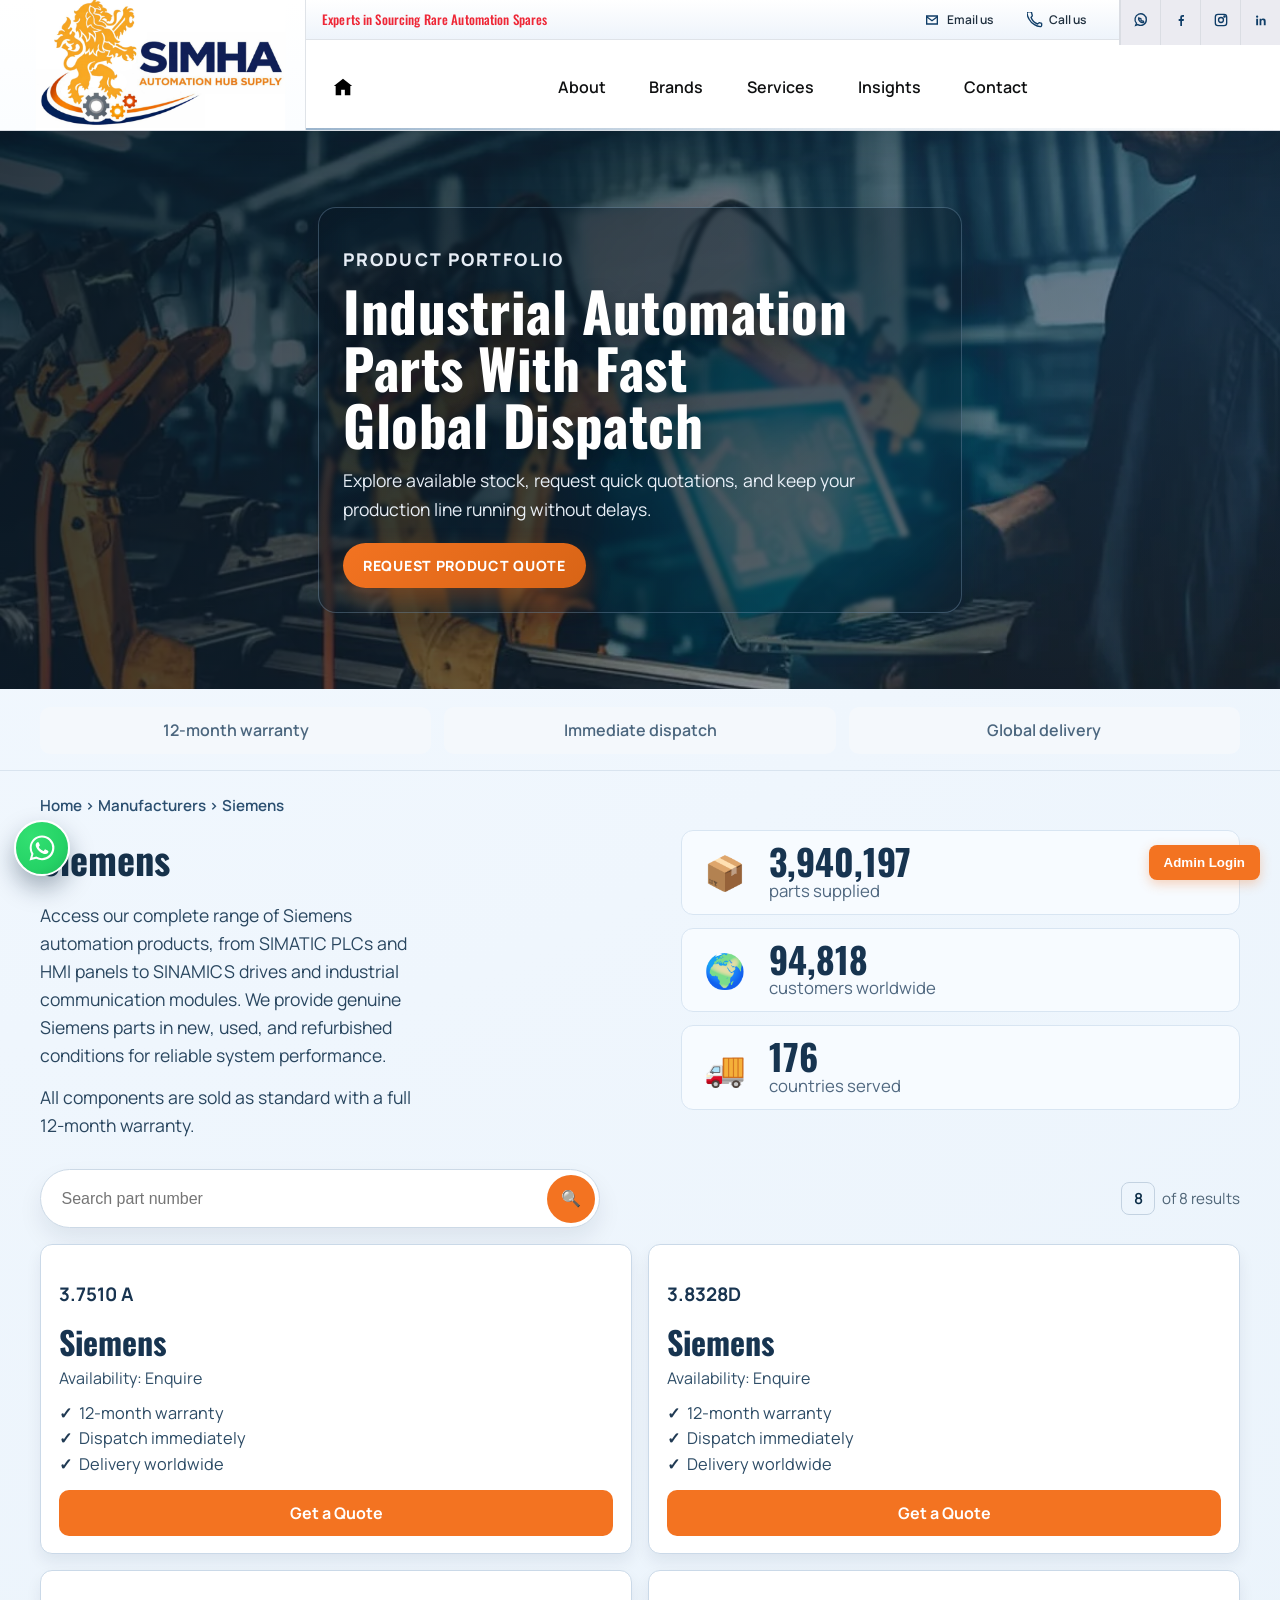
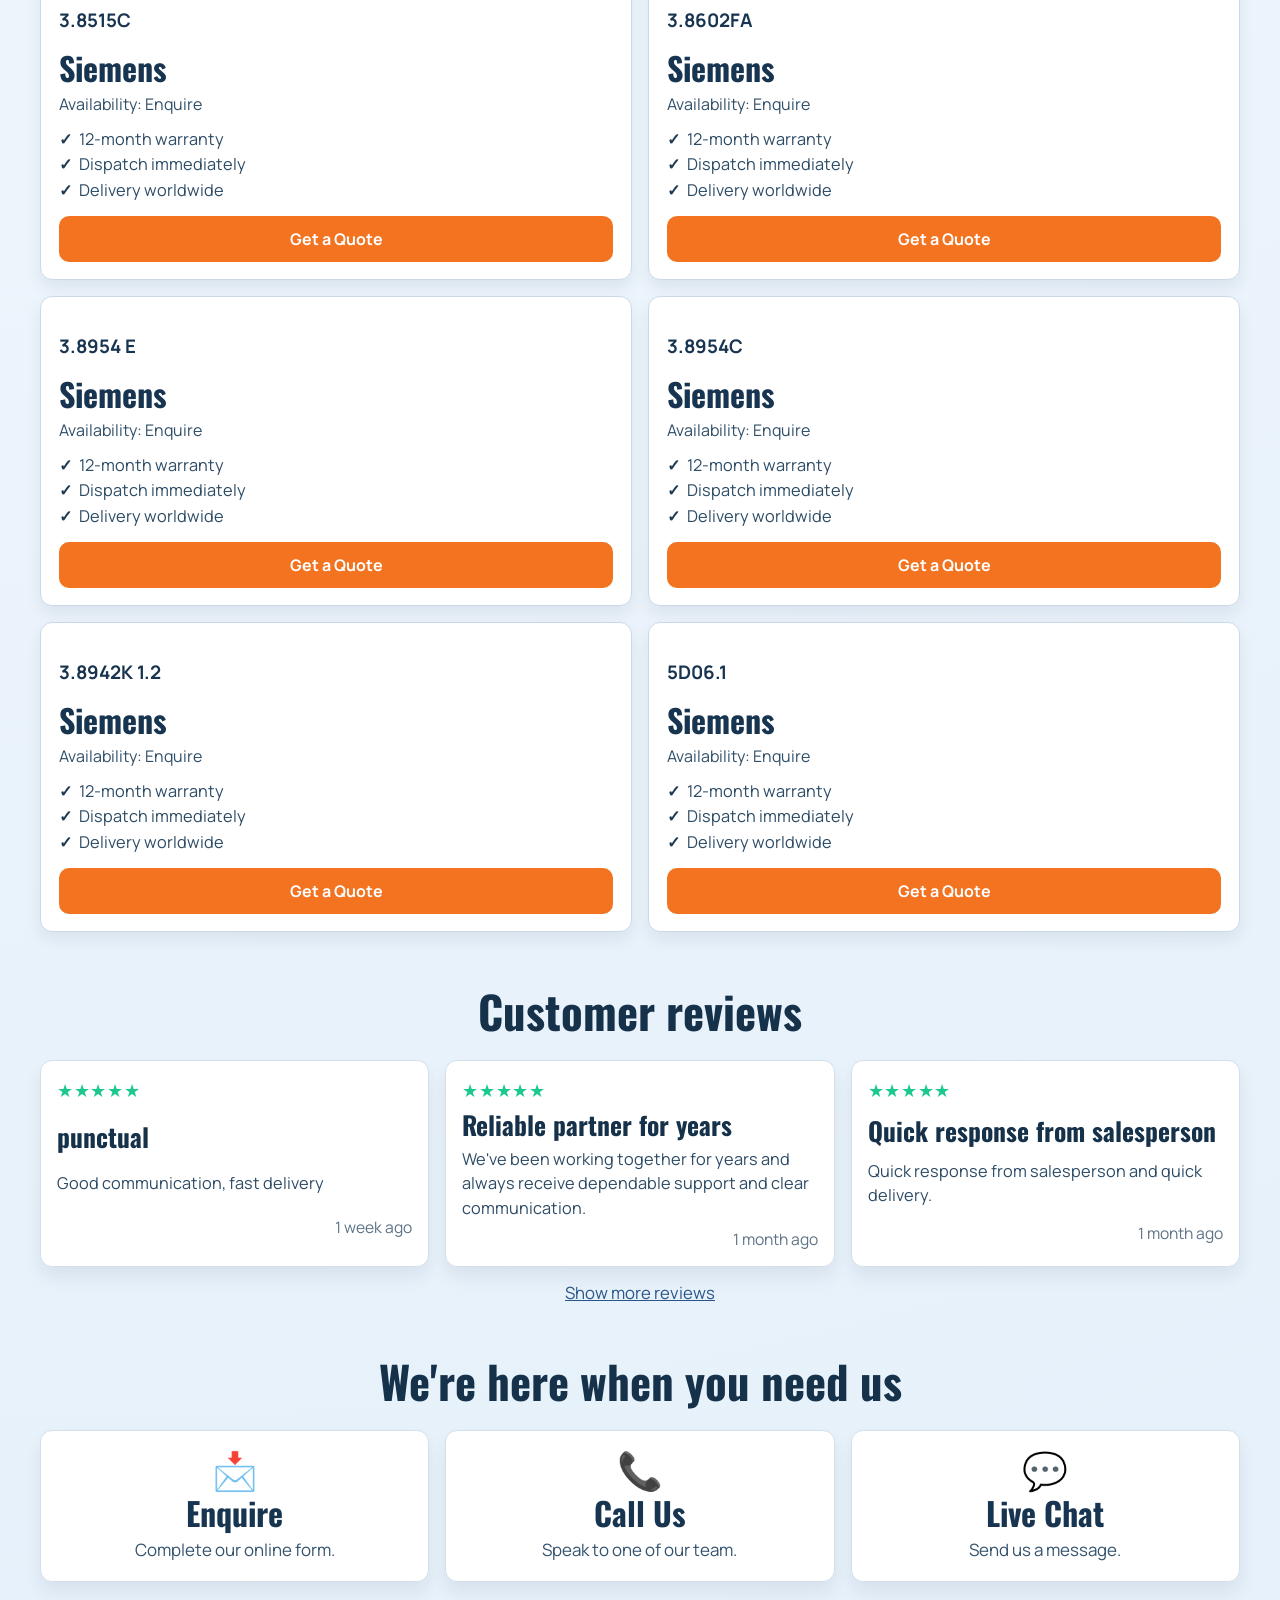
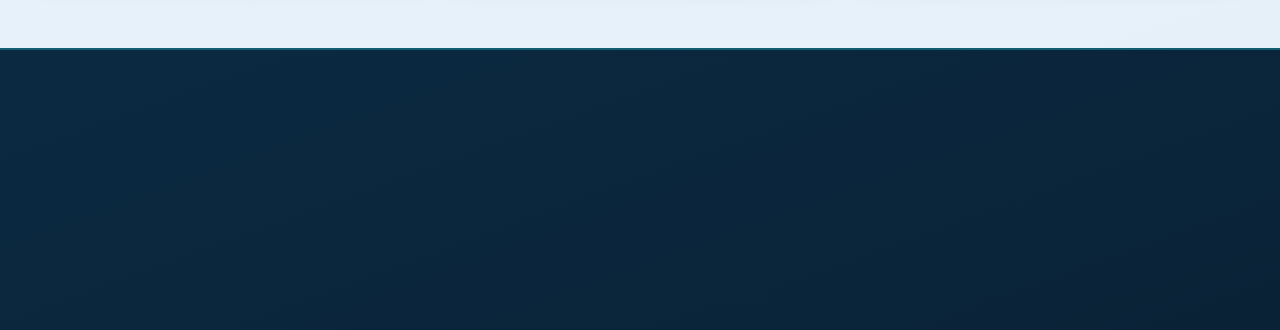
<file: siemens.html>
﻿<!DOCTYPE html>
<html lang="en">
<head>
    <meta charset="UTF-8">
    <meta name="viewport" content="width=device-width, initial-scale=1.0">
    <title>Siemens - Products | Simha Automation Hub</title>
    <link rel="preconnect" href="https://fonts.googleapis.com">
    <link rel="preconnect" href="https://fonts.gstatic.com" crossorigin>
    <link href="https://fonts.googleapis.com/css2?family=Oswald:wght@400;500;600;700&family=Manrope:wght@400;500;600;700&display=swap" rel="stylesheet">
    <link rel="stylesheet" href="./css/style.css?v=20260413a" onerror="this.onerror=null;this.href='/css/style.css?v=20260413a';">
    <link rel="icon" type="image/webp" href="images/logo.webp">
</head>
<body>
    <header class="aa-header" aria-label="Site header">
        <!-- Hamburger: visible on mobile only -->
        <button class="aa-hamburger menu-toggle" aria-label="Open navigation menu" aria-expanded="false" aria-controls="mobileMenu">
            <span class="aa-bar"></span>
            <span class="aa-bar"></span>
            <span class="aa-bar"></span>
        </button>

        <!-- Quick call CTA: visible on mobile only -->
        <a href="tel:+6563189251" class="aa-mobile-call" aria-label="Call us">
            <svg viewBox="0 0 24 24" fill="none" stroke="currentColor" stroke-width="2" aria-hidden="true"><path d="M22 16.92v3a2 2 0 0 1-2.18 2 19.9 19.9 0 0 1-8.63-3.07A19.5 19.5 0 0 1 3.15 10.8 19.9 19.9 0 0 1 .08 2.09 2 2 0 0 1 2.06-.09h3a2 2 0 0 1 2 1.72c.13 1.01.37 2.01.72 2.96a2 2 0 0 1-.45 2.11L6.04 8a16 16 0 0 0 10 10l1.3-1.3a2 2 0 0 1 2.11-.45c.95.35 1.95.59 2.96.72A2 2 0 0 1 22 16.92z"></path></svg>
        </a>

        <a href="index.html" class="aa-brand" aria-label="Simha Automation Hub Home">
            <img src="images/logo.webp" alt="Simha Automation Hub logo" class="aa-brand-logo">
        </a>

        <div class="aa-top-strip">
            <p class="aa-tagline">Experts in Sourcing Rare Automation Spares</p>
            <div class="aa-top-actions" aria-label="Quick contact and social links">
                <a href="mailto:sales@simhasupply.com" class="aa-top-link" aria-label="Email us">
                    <svg viewBox="0 0 24 24" fill="none" stroke="currentColor" stroke-width="2" aria-hidden="true"><path d="M4 6h16v12H4z"></path><path d="m4 7 8 6 8-6"></path></svg>
                    <span>Email us</span>
                </a>
                <a href="tel:+6563189251" class="aa-top-link" aria-label="Call us">
                    <svg viewBox="0 0 24 24" fill="none" stroke="currentColor" stroke-width="2" aria-hidden="true"><path d="M22 16.92v3a2 2 0 0 1-2.18 2 19.9 19.9 0 0 1-8.63-3.07A19.5 19.5 0 0 1 3.15 10.8 19.9 19.9 0 0 1 .08 2.09 2 2 0 0 1 2.06-.09h3a2 2 0 0 1 2 1.72c.13 1.01.37 2.01.72 2.96a2 2 0 0 1-.45 2.11L6.04 8a16 16 0 0 0 10 10l1.3-1.3a2 2 0 0 1 2.11-.45c.95.35 1.95.59 2.96.72A2 2 0 0 1 22 16.92z"></path></svg>
                    <span>Call us</span>
                </a>
                <div class="aa-social-bar" aria-label="Social media">
                    <a href="https://wa.me/6583619135" target="_blank" rel="noopener noreferrer" aria-label="WhatsApp" class="aa-social-link">
                        <svg viewBox="0 0 24 24" fill="none" stroke="currentColor" stroke-width="2" aria-hidden="true"><path d="M20 11.5a8.5 8.5 0 0 1-12.75 7.36L4 20l1.2-3.1A8.5 8.5 0 1 1 20 11.5z"></path><path d="M9.8 9.9c.3-.4.5-.5.9-.3l1.2.6c.3.2.3.4.2.7l-.3.8c-.1.2 0 .3.1.5.3.4.8.9 1.4 1.3.2.1.4.2.6.1l.8-.3c.3-.1.5-.1.7.2l.6 1.1c.2.4.1.7-.3.9-.5.3-1.2.5-1.8.4-1.1-.1-2.1-.6-3-1.3a7.6 7.6 0 0 1-2.1-2.6c-.5-1-.6-2.1-.1-3.1z"></path></svg>
                    </a>
                    <a href="contact.html" aria-label="Facebook" class="aa-social-link">
                        <svg viewBox="0 0 24 24" fill="currentColor" aria-hidden="true"><path d="M13.5 21v-7.5H16l.4-3h-2.9V8.7c0-.9.3-1.5 1.6-1.5h1.4V4.5c-.3 0-1.1-.1-2.1-.1-2.1 0-3.5 1.2-3.5 3.6v2.5H8.5v3h2.4V21z"></path></svg>
                    </a>
                    <a href="contact.html" aria-label="Instagram" class="aa-social-link">
                        <svg viewBox="0 0 24 24" fill="none" stroke="currentColor" stroke-width="2" aria-hidden="true"><rect x="3.5" y="3.5" width="17" height="17" rx="4"></rect><circle cx="12" cy="12" r="3.7"></circle><circle cx="17.3" cy="6.7" r="1"></circle></svg>
                    </a>
                    <a href="contact.html" aria-label="LinkedIn" class="aa-social-link">
                        <svg viewBox="0 0 24 24" fill="currentColor" aria-hidden="true"><path d="M6.2 8.8a1.7 1.7 0 1 1 0-3.4 1.7 1.7 0 0 1 0 3.4zM4.8 20V10h2.8v10zm5.1 0V10h2.7v1.4h.1c.4-.7 1.3-1.6 2.8-1.6 3 0 3.5 2 3.5 4.5V20h-2.8v-5.1c0-1.2 0-2.8-1.7-2.8s-2 1.3-2 2.7V20z"></path></svg>
                    </a>
                </div>
            </div>
        </div>

        <div class="aa-main-row">
            <nav class="aa-nav" aria-label="Primary navigation">
                <a href="index.html" class="aa-home-link" aria-label="Home">
                    <svg viewBox="0 0 24 24" fill="currentColor" aria-hidden="true"><path d="M12 3 2 11h2v10h6v-6h4v6h6V11h2z"></path></svg>
                </a>
                <div class="aa-nav-item">
                    <a href="about.html" class="aa-nav-link">About</a>
                    <div class="aa-nav-dropdown" aria-label="About links">
                        <a href="about.html">Company Profile</a>
                        <a href="about.html">Our Team</a>
                        <a href="contact.html">Global Reach</a>
                    </div>
                </div>
                <div class="aa-nav-item">
                    <a href="#" class="aa-nav-link">Brands</a>
                    <div class="aa-nav-dropdown" aria-label="Brands links">
                        <a href="abb.html">ABB</a>
                        <a href="fanuc.html">Fanuc</a>
                        <a href="indramat.html">Indramat</a>
                        <a href="mitsubishi.html">Mitsubishi</a>
                        <a href="schneider.html">Schneider</a>
                        <a href="siemens.html">Siemens</a>
                        <a href="br.html">B&R</a>
                    </div>
                </div>
                <div class="aa-nav-item">
                    <a href="index.html#services" class="aa-nav-link">Services</a>
                    <div class="aa-nav-dropdown" aria-label="Services links">
                        <a href="index.html#services">Part Sourcing</a>
                        <a href="index.html#services">Service Exchange</a>
                        <a href="index.html#services">Repair Lab</a>
                    </div>
                </div>
                <div class="aa-nav-item">
                    <a href="index.html#blogs" class="aa-nav-link">Insights</a>
                    <div class="aa-nav-dropdown" aria-label="Insights links">
                        <a href="index.html#blogs">Spares Checklist</a>
                        <a href="index.html#blogs">Obsolescence Guide</a>
                        <a href="index.html#blogs">PM Planner</a>
                    </div>
                </div>
                <a href="contact.html" class="aa-nav-link">Contact</a>
            </nav>

          
        </div>
    </header>

    <section class="product-video-banner" aria-label="Product page video banner">
        <video class="product-video" autoplay muted loop playsinline poster="images/banner1.webp">
            <source src="https://videos.pexels.com/video-files/3130284/3130284-uhd_2560_1440_25fps.mp4" type="video/mp4">
        </video>
        <div class="product-video-overlay"></div>
        <div class="product-video-content">
            <p class="product-kicker">Product Portfolio</p>
            <h1>Industrial Automation Parts With Fast Global Dispatch</h1>
            <p>Explore available stock, request quick quotations, and keep your production line running without delays.</p>
            <a href="contact.html" class="product-banner-cta">Request Product Quote</a>
        </div>
    </section>

    <section class="prod-trust-strip reveal" data-animate="up" aria-label="Key service highlights">
        <p>12-month warranty</p>
        <p>Immediate dispatch</p>
        <p>Global delivery</p>
    </section>

    <section class="prod-abb-overview reveal" data-animate="up" aria-label="Siemens overview">
        <p class="prod-breadcrumb">Home &gt; Manufacturers &gt; Siemens</p>
        <div class="prod-abb-grid">
            <article class="prod-abb-copy reveal" data-animate="right">
                <h2>Siemens</h2>
                <p>Access our complete range of Siemens automation products, from SIMATIC PLCs and HMI panels to SINAMICS drives and industrial communication modules. We provide genuine Siemens parts in new, used, and refurbished conditions for reliable system performance.</p>
                <p>All components are sold as standard with a full 12-month warranty.</p>
            </article>
            <div class="prod-abb-stats reveal" data-animate="up">
                <article>
                    <span class="prod-stat-icon" aria-hidden="true">📦</span>
                    <div><strong>3,940,197</strong><small>parts supplied</small></div>
                </article>
                <article>
                    <span class="prod-stat-icon" aria-hidden="true">🌍</span>
                    <div><strong>94,818</strong><small>customers worldwide</small></div>
                </article>
                <article>
                    <span class="prod-stat-icon" aria-hidden="true">🚚</span>
                    <div><strong>176</strong><small>countries served</small></div>
                </article>
            </div>
        </div>
    </section>

    <section class="prod-catalog reveal" data-animate="up" aria-label="Siemens part catalog">
        <div class="prod-search-row">
            <form class="prod-search" data-filter-form>
                <input type="search" name="part" placeholder="Search part number" aria-label="Search part number">
                <button type="button" aria-label="Search">🔍</button>
            </form>
            <p class="prod-results-count"><span>8</span> of 442,736 results</p>
        </div>

        <div class="prod-cards-grid">
            <article class="prod-part-card reveal" data-animate="up"><h3>3.7510 A</h3><h4>Siemens</h4><p>Availability: Enquire</p><ul><li>12-month warranty</li><li>Dispatch immediately</li><li>Delivery worldwide</li></ul><a href="contact.html">Get a Quote</a></article>
            <article class="prod-part-card reveal" data-animate="up"><h3>3.8328D</h3><h4>Siemens</h4><p>Availability: Enquire</p><ul><li>12-month warranty</li><li>Dispatch immediately</li><li>Delivery worldwide</li></ul><a href="contact.html">Get a Quote</a></article>
            <article class="prod-part-card reveal" data-animate="up"><h3>3.8515C</h3><h4>Siemens</h4><p>Availability: Enquire</p><ul><li>12-month warranty</li><li>Dispatch immediately</li><li>Delivery worldwide</li></ul><a href="contact.html">Get a Quote</a></article>
            <article class="prod-part-card reveal" data-animate="up"><h3>3.8602FA</h3><h4>Siemens</h4><p>Availability: Enquire</p><ul><li>12-month warranty</li><li>Dispatch immediately</li><li>Delivery worldwide</li></ul><a href="contact.html">Get a Quote</a></article>
            <article class="prod-part-card reveal" data-animate="up"><h3>3.8954 E</h3><h4>Siemens</h4><p>Availability: Enquire</p><ul><li>12-month warranty</li><li>Dispatch immediately</li><li>Delivery worldwide</li></ul><a href="contact.html">Get a Quote</a></article>
            <article class="prod-part-card reveal" data-animate="up"><h3>3.8954C</h3><h4>Siemens</h4><p>Availability: Enquire</p><ul><li>12-month warranty</li><li>Dispatch immediately</li><li>Delivery worldwide</li></ul><a href="contact.html">Get a Quote</a></article>
            <article class="prod-part-card reveal" data-animate="up"><h3>3.8942K 1.2</h3><h4>Siemens</h4><p>Availability: Enquire</p><ul><li>12-month warranty</li><li>Dispatch immediately</li><li>Delivery worldwide</li></ul><a href="contact.html">Get a Quote</a></article>
            <article class="prod-part-card reveal" data-animate="up"><h3>5D06.1</h3><h4>Siemens</h4><p>Availability: Enquire</p><ul><li>12-month warranty</li><li>Dispatch immediately</li><li>Delivery worldwide</li></ul><a href="contact.html">Get a Quote</a></article>
        </div>

        <div class="prod-pagination" aria-label="Pagination">
            <button type="button" class="is-active">1</button>
            <button type="button">2</button>
            <button type="button">3</button>
            <button type="button">4</button>
            <button type="button">5</button>
        </div>
    </section>

    <section class="prod-reviews reveal" data-animate="up" aria-label="Customer reviews">
        <h2>Customer reviews</h2>
        <div class="prod-reviews-grid">
            <article class="prod-review-card"><p class="stars">★★★★★</p><h3>punctual</h3><p>Good communication, fast delivery</p><small>1 week ago</small></article>
            <article class="prod-review-card"><p class="stars">★★★★★</p><h3>Reliable partner for years</h3><p>We've been working together for years and always receive dependable support and clear communication.</p><small>1 month ago</small></article>
            <article class="prod-review-card"><p class="stars">★★★★★</p><h3>Quick response from salesperson</h3><p>Quick response from salesperson and quick delivery.</p><small>1 month ago</small></article>
        </div>
        <a href="contact.html" class="prod-more-reviews">Show more reviews</a>
    </section>

    <section class="prod-contact-cards reveal" data-animate="up" aria-label="Contact options">
        <h2>We're here when you need us</h2>
        <div class="prod-contact-grid">
            <article><span>📩</span><h3>Enquire</h3><p>Complete our online form.</p></article>
            <article><span>📞</span><h3>Call Us</h3><p>Speak to one of our team.</p></article>
            <article><span>💬</span><h3>Live Chat</h3><p>Send us a message.</p></article>
        </div>
    </section>

    <footer class="site-footer" data-animate="up">
        <section class="footer-grid">
            <div class="footer-brand-block">
                <a href="index.html" class="footer-brand-logo-link" aria-label="Simha Automation Hub Home">
                    <img src="images/logo2.webp" alt="Simha Automation Hub logo" class="footer-logo">
                </a>
            </div>

            <div class="footer-col">
                <h3>Company</h3>
                <a href="about.html">About Us</a>
                <a href="contact.html">Contact</a>
                <a href="Faq.html">FAQ</a>
            </div>

            <div class="footer-col">
                <h3>Support</h3>
                <a href="contact.html">Urgent Enquiry</a>
                <a href="contact.html">Lead Time Check</a>
                <a href="contact.html">Part Sourcing</a>
            </div>

            <div class="footer-col">
                <h3>Reach Us</h3>
                <a href="tel:+6563189251">+65 6318 9251</a>
                <a href="mailto:sales@simhasupply.com">sales@simhasupply.com</a>
                <address class="footer-address">101 Kitchener Road, #03-44,<br>Jalan Besar Plaza,<br>Singapore 208511</address>
            </div>
        </section>

        <section class="footer-bottom">
            <p>© 2026 Simha Automation Hub Supply Pte. Ltd. All rights reserved.</p>
            <p>Global delivery | Immediate dispatch | 12-month warranty</p>
        </section>
    </footer>

    <div class="enquiry-modal" id="enquiryModal" aria-hidden="true">
        <button class="enquiry-backdrop" type="button" data-close-modal aria-label="Close enquiry popup"></button>
        <section class="enquiry-dialog" role="dialog" aria-modal="true" aria-labelledby="enquiryTitle">
            <header class="enquiry-header">
                <h2 id="enquiryTitle">ENQUIRE NOW</h2>
                <button class="enquiry-close" type="button" data-close-modal aria-label="Close">&times;</button>
            </header>

            <form class="enquiry-form" id="enquiryForm">
                <input type="text" name="name" placeholder="Name" required>
                <input type="text" name="company" placeholder="Company Name" required>
                <input type="email" name="email" placeholder="Email" required>

                <div class="enquiry-phone-wrap">
                    <span class="enquiry-country">+65</span>
                    <input type="tel" name="phone" placeholder="01234 56789" required>
                </div>

                <textarea name="message" placeholder="Message" rows="5" required></textarea>

                <div class="enquiry-captcha" aria-hidden="true">
                    <span class="captcha-box"></span>
                    <span>I'm not a robot</span>
                </div>

                <button type="button" class="enquiry-submit">SUBMIT</button>
            </form>
        </section>
    </div>
    <!-- Mobile drawer menu -->
    <div class="aa-mobile-menu" id="mobileMenu" aria-hidden="true">
        <button class="aa-mobile-backdrop" data-close-mobile-menu aria-label="Close menu"></button>
        <div class="aa-mobile-panel">

            <div class="aa-mobile-panel-head">
                <a href="index.html" class="aa-mobile-panel-logo-link" aria-label="Home">
                    <img src="images/logo.webp" alt="Simha Automation Hub logo" class="aa-mobile-panel-logo">
                </a>
                <button class="aa-mobile-close" data-close-mobile-menu aria-label="Close menu">
                    <svg viewBox="0 0 24 24" fill="none" stroke="currentColor" stroke-width="2.5" aria-hidden="true"><path d="M18 6 6 18M6 6l12 12"/></svg>
                </button>
            </div>

            <div class="aa-mobile-util">
                <p class="aa-mobile-tagline">Experts in Sourcing Rare Automation Spares</p>
                <div class="aa-mobile-util-links">
                    <a href="mailto:sales@simhasupply.com" class="aa-mobile-util-link">
                        <svg viewBox="0 0 24 24" fill="none" stroke="currentColor" stroke-width="2" aria-hidden="true"><path d="M4 6h16v12H4z"></path><path d="m4 7 8 6 8-6"></path></svg>
                        <span>sales@simhasupply.com</span>
                    </a>
                    <a href="tel:+6563189251" class="aa-mobile-util-link">
                        <svg viewBox="0 0 24 24" fill="none" stroke="currentColor" stroke-width="2" aria-hidden="true"><path d="M22 16.92v3a2 2 0 0 1-2.18 2 19.9 19.9 0 0 1-8.63-3.07A19.5 19.5 0 0 1 3.15 10.8 19.9 19.9 0 0 1 .08 2.09 2 2 0 0 1 2.06-.09h3a2 2 0 0 1 2 1.72c.13 1.01.37 2.01.72 2.96a2 2 0 0 1-.45 2.11L6.04 8a16 16 0 0 0 10 10l1.3-1.3a2 2 0 0 1 2.11-.45c.95.35 1.95.59 2.96.72A2 2 0 0 1 22 16.92z"></path></svg>
                        <span>+65 6318 9251</span>
                    </a>
                </div>
                <div class="aa-mobile-social">
                    <a href="https://wa.me/6583619135" target="_blank" rel="noopener noreferrer" aria-label="WhatsApp" class="aa-mobile-social-link">
                        <svg viewBox="0 0 24 24" fill="none" stroke="currentColor" stroke-width="2" aria-hidden="true"><path d="M20 11.5a8.5 8.5 0 0 1-12.75 7.36L4 20l1.2-3.1A8.5 8.5 0 1 1 20 11.5z"></path><path d="M9.8 9.9c.3-.4.5-.5.9-.3l1.2.6c.3.2.3.4.2.7l-.3.8c-.1.2 0 .3.1.5.3.4.8.9 1.4 1.3.2.1.4.2.6.1l.8-.3c.3-.1.5-.1.7.2l.6 1.1c.2.4.1.7-.3.9-.5.3-1.2.5-1.8.4-1.1-.1-2.1-.6-3-1.3a7.6 7.6 0 0 1-2.1-2.6c-.5-1-.6-2.1-.1-3.1z"></path></svg>
                    </a>
                    <a href="contact.html" aria-label="Facebook" class="aa-mobile-social-link">
                        <svg viewBox="0 0 24 24" fill="currentColor" aria-hidden="true"><path d="M13.5 21v-7.5H16l.4-3h-2.9V8.7c0-.9.3-1.5 1.6-1.5h1.4V4.5c-.3 0-1.1-.1-2.1-.1-2.1 0-3.5 1.2-3.5 3.6v2.5H8.5v3h2.4V21z"></path></svg>
                    </a>
                    <a href="contact.html" aria-label="Instagram" class="aa-mobile-social-link">
                        <svg viewBox="0 0 24 24" fill="none" stroke="currentColor" stroke-width="2" aria-hidden="true"><rect x="3.5" y="3.5" width="17" height="17" rx="4"></rect><circle cx="12" cy="12" r="3.7"></circle><circle cx="17.3" cy="6.7" r="1"></circle></svg>
                    </a>
                    <a href="contact.html" aria-label="LinkedIn" class="aa-mobile-social-link">
                        <svg viewBox="0 0 24 24" fill="currentColor" aria-hidden="true"><path d="M6.2 8.8a1.7 1.7 0 1 1 0-3.4 1.7 1.7 0 0 1 0 3.4zM4.8 20V10h2.8v10zm5.1 0V10h2.7v1.4h.1c.4-.7 1.3-1.6 2.8-1.6 3 0 3.5 2 3.5 4.5V20h-2.8v-5.1c0-1.2 0-2.8-1.7-2.8s-2 1.3-2 2.7V20z"></path></svg>
                    </a>
                </div>
            </div>

            <nav class="aa-mobile-nav" aria-label="Mobile primary navigation">
                <a href="index.html" class="aa-mobile-nav-link">
                    <svg viewBox="0 0 24 24" fill="currentColor" aria-hidden="true"><path d="M12 3 2 11h2v10h6v-6h4v6h6V11h2z"></path></svg>
                    <span>Home</span>
                </a>
                <a href="about.html" class="aa-mobile-nav-link">About</a>
                <a href="index.html" class="aa-mobile-nav-link">Brands</a>
                <a href="index.html#services" class="aa-mobile-nav-link">Services</a>
                <a href="index.html#blogs" class="aa-mobile-nav-link">Insights</a>
                <a href="contact.html" class="aa-mobile-nav-link">Contact</a>
            </nav>

            <div class="aa-mobile-panel-footer">
                <a href="contact.html" class="aa-mobile-cta">
                    <svg viewBox="0 0 24 24" fill="none" stroke="currentColor" stroke-width="2" aria-hidden="true"><circle cx="12" cy="12" r="10"></circle><path d="M8.5 9.5h7v5h-3l-2.5 2.2v-2.2h-1.5z"></path></svg>
                    <span>Enquire Now</span>
                </a>
            </div>

        </div>
    </div>

    <script src="js/script.js?v=20260413a"></script>
</body>
</html>
</file>
<file: css/style.css>
:root {
	--navy: #0c2d48;
	--navy-deep: #082136;
	--sky: #e7f1f9;
	--line: #d5e3ef;
	--text: #0f2333;
	--muted: #4f6577;
	--orange: #f37321;
	--orange-hover: #d86416;
	--aqua: #1fb6c9;
	--gold: #ffb84d;
	--white: #ffffff;
}

/* About page header refresh */
.aa-header {
	position: relative;
	display: grid;
	grid-template-columns: 376px minmax(0, 1fr);
	grid-template-rows: 50px 94px;
	background: #ffffff;
	border-bottom: 1px solid #d8dce3;
	box-shadow: 0 14px 34px rgba(10, 28, 47, 0.12);
	z-index: 20;
}

.aa-header::after {
	content: "";
	position: absolute;
	left: 376px;
	right: 0;
	bottom: 0;
	height: 2px;
	background: linear-gradient(90deg, rgba(15, 76, 134, 0.42) 0%, rgba(15, 76, 134, 0.12) 55%, transparent 100%);
	pointer-events: none;
}

.aa-top-strip {
	grid-column: 2;
	grid-row: 1;
	display: flex;
	justify-content: space-between;
	align-items: center;
	gap: 1rem;
	padding: 0 0 0 0.95rem;
	min-height: 50px;
	border-bottom: 1px solid #dfe3e8;
	background: linear-gradient(180deg, #ffffff 0%, #eef4fb 100%);
}

.aa-tagline {
	margin: 0;
	font-family: "Oswald", "Manrope", sans-serif;
	font-size: 15px;
	font-weight: 500;
	letter-spacing: 0.01em;
	color: #ee2737;
	line-height: 1.2;
	white-space: nowrap;
}

.aa-top-actions {
	display: flex;
	align-items: center;
	gap: 1.1rem;
	margin-left: auto;
}

.aa-top-link {
	display: inline-flex;
	align-items: center;
	gap: 0.42rem;
	padding: 0.32rem 0.5rem;
	border-radius: 999px;
	text-decoration: none;
	color: #20303f;
	font-size: 13px;
	font-weight: 600;
	transition: color 0.22s ease, background-color 0.22s ease;
}

.aa-top-link svg {
	width: 1rem;
	height: 1rem;
	color: #0f3d67;
}

.aa-top-link:hover {
	color: #0f4c86;
	background: rgba(15, 76, 134, 0.08);
}

.aa-social-bar {
	display: flex;
	align-items: stretch;
	margin-left: 0.45rem;
	background: #ebebf1;
	border-left: 1px solid #dadde3;
	height: 50px;
}

.aa-social-link {
	width: 48px;
	display: inline-flex;
	align-items: center;
	justify-content: center;
	text-decoration: none;
	color: #0f3d67;
	border-left: 1px solid #dadde3;
	transition: background-color 0.25s ease, color 0.25s ease, transform 0.25s ease;
}

.aa-social-link svg {
	width: 16px;
	height: 16px;
}

.aa-social-link:hover {
	background: #dfe6ef;
	color: #0a2f4f;
	transform: translateY(-1px);
}

.aa-main-row {
	grid-column: 2;
	grid-row: 2;
	display: grid;
	grid-template-columns: minmax(0, 1fr) auto;
	align-items: center;
	min-height: 94px;
	padding: 0 0 0 1rem;
	gap: 1rem;
}

.aa-brand {
	grid-column: 1;
	grid-row: 1 / span 2;
	display: flex;
	align-items: center;
	justify-content: center;
	text-decoration: none;
	height: 100%;
	padding: 0;
	border-right: 1px solid #dfe3e8;
	background: linear-gradient(180deg, #ffffff 0%, #fbfdff 100%);
	overflow: hidden;
}

.aa-brand-logo {
	width: calc(100% + 240px);
	max-width: none;
	height: 100%;
	max-height: 178px;
	object-fit: contain;
	object-position: center center;
	display: block;
	transform: translateX(6px) scale(1.12);
	transform-origin: center center;
}

.aa-nav {
	display: flex;
	align-items: center;
	justify-content: center;
	position: relative;
	gap: 34px;
	padding: 0 0.65rem;
}

.aa-nav-item {
	position: relative;
	display: inline-flex;
	align-items: center;
	height: 50px;
}

.aa-nav-dropdown {
	position: absolute;
	top: calc(100% - 4px);
	left: 50%;
	transform: translateX(-50%) translateY(8px);
	min-width: 210px;
	padding: 0.55rem;
	border-radius: 14px;
	border: 1px solid #d9e3ef;
	background: linear-gradient(180deg, #ffffff 0%, #f4f8ff 100%);
	box-shadow: 0 18px 34px rgba(15, 44, 84, 0.16);
	opacity: 0;
	visibility: hidden;
	pointer-events: none;
	transition: opacity 0.2s ease, transform 0.2s ease, visibility 0.2s ease;
	z-index: 30;
}

.aa-nav-dropdown a {
	display: block;
	text-decoration: none;
	color: #123555;
	font-family: "Manrope", sans-serif;
	font-size: 14px;
	font-weight: 600;
	padding: 0.52rem 0.68rem;
	border-radius: 9px;
	transition: background 0.18s ease, color 0.18s ease;
}

.aa-nav-dropdown a:hover,
.aa-nav-dropdown a:focus-visible {
	background: rgba(15, 76, 134, 0.12);
	color: #0f4c86;
	outline: none;
}

.aa-nav-item:hover .aa-nav-dropdown,
.aa-nav-item:focus-within .aa-nav-dropdown {
	opacity: 1;
	visibility: visible;
	pointer-events: auto;
	transform: translateX(-50%) translateY(0);
}

.aa-home-link,
.aa-nav-link {
	display: inline-flex;
	align-items: center;
	justify-content: center;
	height: 50px;
	text-decoration: none;
	color: #0f1011;
	font-family: "Manrope", sans-serif;
	font-size: 18px;
	font-weight: 600;
	padding: 0 0.3rem;
	transition: color 0.22s ease;
}

.aa-home-link {
	width: 42px;
	padding: 0;
	color: #000000;
	position: absolute;
	left: 0;
	top: 50%;
	transform: translateY(-50%);
	border-radius: 10px;
}

.aa-home-link svg {
	width: 22px;
	height: 22px;
}

.aa-nav-link:hover,
.aa-home-link:hover {
	color: #0f4c86;
}

.aa-nav-link:hover {
	background: rgba(15, 76, 134, 0.08);
	border-radius: 8px;
}

.aa-nav-link {
	position: relative;
}

.aa-nav-link::after {
	content: "";
	position: absolute;
	left: 0.25rem;
	right: 0.25rem;
	bottom: 9px;
	height: 2px;
	background: #0f4c86;
	transform: scaleX(0);
	transform-origin: center;
	transition: transform 0.22s ease;
}

.aa-nav-link:hover::after {
	transform: scaleX(1);
}

.aa-home-link:hover {
	background: rgba(15, 76, 134, 0.1);
}

.aa-main-actions {
	display: flex;
	align-items: center;
	gap: 0;
	height: 94px;
}

.aa-enquire-block {
	min-width: 352px;
	height: 100%;
	display: inline-flex;
	align-items: center;
	gap: 0.85rem;
	padding: 0 1.2rem 0 1rem;
	text-decoration: none;
	background: linear-gradient(180deg, #ffffff 0%, #f2f8ff 100%);
	color: #0f3d67;
	border-left: 1px solid #dadddf;
	transition: background 0.22s ease, box-shadow 0.22s ease;
}

.aa-enquire-block:hover {
	background: linear-gradient(180deg, #ffffff 0%, #e4efff 100%);
	box-shadow: inset 0 0 0 1px rgba(15, 76, 134, 0.12);
}

.aa-enquire-icon {
	width: 60px;
	height: 60px;
	display: inline-flex;
	align-items: center;
	justify-content: center;
	border-radius: 50%;
	background: #0f4c86;
	color: #ffffff;
	box-shadow: 0 8px 18px rgba(15, 76, 134, 0.22);
}

.aa-enquire-icon svg {
	width: 25px;
	height: 25px;
}

.aa-enquire-text {
	display: flex;
	flex-direction: column;
	line-height: 1.1;
	gap: 0.25rem;
}

.aa-enquire-text small {
	font-size: 14px;
	font-weight: 500;
	color: #222d39;
}

.aa-enquire-text strong {
	font-size: 19px;
	font-weight: 600;
	color: #0f4c86;
	text-transform: capitalize;
}

.aa-top-link:focus-visible,
.aa-social-link:focus-visible,
.aa-home-link:focus-visible,
.aa-nav-link:focus-visible,
.aa-enquire-block:focus-visible {
	outline: 2px solid #0f4c86;
	outline-offset: 2px;
	border-radius: 8px;
}

@media (max-width: 1280px) {
	.aa-top-strip,
	.aa-main-row {
		padding-left: 1rem;
	}

	.aa-header {
		grid-template-columns: 306px minmax(0, 1fr);
		grid-template-rows: 40px 90px;
	}

	.aa-header::after {
		left: 306px;
	}

	.aa-brand {
		justify-content: center;
		padding: 0;
	}

	.aa-top-strip {
		min-height: 40px;
	}

	.aa-brand-logo {
		width: calc(100% + 260px);
		max-height: 176px;
		object-position: center center;
		transform: translateX(6px) scale(1.24);
	}

	.aa-tagline,
	.aa-top-link,
	.aa-enquire-text small,
	.aa-enquire-text strong {
		font-size: initial;
	}

	.aa-tagline {
		font-size: 13px;
	}

	.aa-top-link {
		font-size: 12px;
	}

	.aa-home-link,
	.aa-nav-link {
		font-size: 16px;
	}

	.aa-enquire-text small {
		font-size: 13px;
	}

	.aa-enquire-text strong {
		font-size: 17px;
	}

	.aa-enquire-block {
		min-width: 260px;
	}

	.aa-social-link {
		width: 40px;
	}
}

@media (min-width: 981px) and (max-width: 1440px) {
	.aa-brand-logo {
		transform: translateX(8px) scale(1.28);
	}
}

/* ============================================================
   HAMBURGER BUTTON  (hidden on desktop, shown on mobile)
   ============================================================ */
.aa-hamburger {
	display: none;
	flex-direction: column;
	justify-content: center;
	align-items: center;
	gap: 5.5px;
	width: 44px;
	height: 44px;
	padding: 0;
	background: transparent;
	border: none;
	border-radius: 8px;
	cursor: pointer;
	color: #0c2d48;
	position: absolute;
	left: 12px;
	top: 50%;
	transform: translateY(-50%);
	z-index: 25;
	transition: background 0.2s ease;
}

.aa-hamburger:hover {
	background: rgba(15, 76, 134, 0.1);
}

.aa-hamburger:focus-visible {
	outline: 2px solid #0f4c86;
	outline-offset: 2px;
}

.aa-bar {
	display: block;
	width: 24px;
	height: 2.5px;
	background: currentColor;
	border-radius: 2px;
	transition: transform 0.28s cubic-bezier(0.4, 0, 0.2, 1), opacity 0.2s ease;
}

/* Animate to × when open */
.aa-hamburger.is-open .aa-bar:nth-child(1) {
	transform: translateY(8px) rotate(45deg);
}

.aa-hamburger.is-open .aa-bar:nth-child(2) {
	opacity: 0;
	transform: scaleX(0);
}

.aa-hamburger.is-open .aa-bar:nth-child(3) {
	transform: translateY(-8px) rotate(-45deg);
}

/* Mobile quick-call button (hidden desktop) */
.aa-mobile-call {
	display: none;
	align-items: center;
	justify-content: center;
	width: 44px;
	height: 44px;
	border-radius: 50%;
	background: #0f4c86;
	color: #ffffff;
	text-decoration: none;
	position: absolute;
	right: 12px;
	top: 50%;
	transform: translateY(-50%);
	z-index: 25;
	box-shadow: 0 3px 10px rgba(15, 76, 134, 0.35);
	transition: background 0.2s ease, box-shadow 0.2s ease;
}

.aa-mobile-call svg {
	width: 18px;
	height: 18px;
}

.aa-mobile-call:hover {
	background: #0d3f70;
	box-shadow: 0 5px 16px rgba(15, 76, 134, 0.45);
}

/* ============================================================
   MOBILE MENU OVERLAY / DRAWER
   ============================================================ */
.aa-mobile-menu {
	display: none;
	position: fixed;
	inset: 0;
	z-index: 200;
}

.aa-mobile-menu.is-open {
	display: block;
}

.aa-mobile-backdrop {
	position: absolute;
	inset: 0;
	background: rgba(6, 16, 30, 0.65);
	border: none;
	cursor: pointer;
	padding: 0;
	margin: 0;
	backdrop-filter: blur(3px);
	-webkit-backdrop-filter: blur(3px);
	animation: backdropFadeIn 0.28s ease forwards;
}

@keyframes backdropFadeIn {
	from { opacity: 0; }
	to   { opacity: 1; }
}

.aa-mobile-panel {
	position: absolute;
	top: 0;
	left: 0;
	width: min(300px, 82vw);
	height: 100%;
	background: #ffffff;
	display: flex;
	flex-direction: column;
	overflow-y: auto;
	transform: translateX(-100%);
	transition: transform 0.32s cubic-bezier(0.4, 0, 0.2, 1);
	box-shadow: 6px 0 40px rgba(6, 18, 36, 0.25);
}

.aa-mobile-menu.is-open .aa-mobile-panel {
	transform: translateX(0);
}

/* Panel header */
.aa-mobile-panel-head {
	display: flex;
	align-items: center;
	justify-content: space-between;
	padding: 10px 12px;
	border-bottom: 1px solid #dfe3e8;
	background: linear-gradient(180deg, #ffffff 0%, #f3f8fd 100%);
	flex-shrink: 0;
	min-height: 72px;
}

.aa-mobile-panel-logo-link {
	display: flex;
	align-items: center;
	text-decoration: none;
	overflow: hidden;
}

.aa-mobile-panel-logo {
	height: 54px;
	width: auto;
	max-width: 190px;
	object-fit: contain;
	display: block;
}

.aa-mobile-close {
	display: flex;
	align-items: center;
	justify-content: center;
	width: 36px;
	height: 36px;
	flex-shrink: 0;
	border: none;
	background: rgba(15, 76, 134, 0.08);
	border-radius: 8px;
	cursor: pointer;
	color: #0c2d48;
	transition: background 0.2s ease;
}

.aa-mobile-close svg {
	width: 18px;
	height: 18px;
}

.aa-mobile-close:hover {
	background: rgba(15, 76, 134, 0.16);
}

/* Utility section */
.aa-mobile-util {
	padding: 14px 16px;
	border-bottom: 1px solid #e8edf3;
	background: #f4f8fc;
	flex-shrink: 0;
}

.aa-mobile-tagline {
	margin: 0 0 10px;
	font-family: "Oswald", "Manrope", sans-serif;
	font-size: 11.5px;
	font-weight: 600;
	letter-spacing: 0.06em;
	text-transform: uppercase;
	color: #ee2737;
}

.aa-mobile-util-links {
	display: flex;
	flex-direction: column;
	gap: 7px;
	margin-bottom: 12px;
}

.aa-mobile-util-link {
	display: flex;
	align-items: center;
	gap: 10px;
	padding: 9px 12px;
	border-radius: 8px;
	text-decoration: none;
	color: #0f2333;
	font-size: 13px;
	font-weight: 600;
	background: #ffffff;
	border: 1px solid #dde6ef;
	transition: background 0.2s ease, border-color 0.2s ease;
}

.aa-mobile-util-link svg {
	width: 15px;
	height: 15px;
	color: #0f4c86;
	flex-shrink: 0;
}

.aa-mobile-util-link:hover {
	background: #e6f0fa;
	border-color: #b3cce6;
}

.aa-mobile-social {
	display: flex;
	gap: 8px;
	align-items: center;
}

.aa-mobile-social-link {
	display: flex;
	align-items: center;
	justify-content: center;
	width: 36px;
	height: 36px;
	border-radius: 8px;
	background: #ffffff;
	border: 1px solid #dce6ef;
	color: #0f4c86;
	text-decoration: none;
	transition: background 0.2s ease, transform 0.2s ease;
}

.aa-mobile-social-link svg {
	width: 16px;
	height: 16px;
}

.aa-mobile-social-link:hover {
	background: #d9ecff;
	transform: translateY(-2px);
}

/* Nav section */
.aa-mobile-nav {
	display: flex;
	flex-direction: column;
	padding: 8px 0;
	flex: 1;
}

.aa-mobile-nav-link {
	display: flex;
	align-items: center;
	gap: 12px;
	padding: 13px 20px;
	text-decoration: none;
	color: #0f1520;
	font-family: "Manrope", sans-serif;
	font-size: 15px;
	font-weight: 600;
	border-bottom: 1px solid #f0f3f7;
	transition: background 0.18s ease, color 0.18s ease, padding-left 0.18s ease;
}

.aa-mobile-nav-link svg {
	width: 17px;
	height: 17px;
	color: #0f4c86;
	flex-shrink: 0;
}

.aa-mobile-nav-link:hover {
	background: #eef4fb;
	color: #0f4c86;
	padding-left: 26px;
}

/* Panel footer / Enquire CTA */
.aa-mobile-panel-footer {
	padding: 14px 16px;
	border-top: 1px solid #e0e8f0;
	flex-shrink: 0;
}

.aa-mobile-cta {
	display: flex;
	align-items: center;
	justify-content: center;
	gap: 9px;
	width: 100%;
	padding: 13px 16px;
	border-radius: 10px;
	text-decoration: none;
	background: linear-gradient(135deg, #1e73b8 0%, #0f4c86 100%);
	color: #ffffff;
	font-family: "Manrope", sans-serif;
	font-size: 15px;
	font-weight: 700;
	box-shadow: 0 4px 14px rgba(15, 76, 134, 0.3);
	transition: box-shadow 0.2s ease, transform 0.2s ease;
}

.aa-mobile-cta svg {
	width: 17px;
	height: 17px;
}

.aa-mobile-cta:hover {
	box-shadow: 0 6px 20px rgba(15, 76, 134, 0.42);
	transform: translateY(-1px);
}

/* ============================================================
   RESPONSIVE: ≤ 980px  →  hamburger header
   ============================================================ */
@media (max-width: 980px) {
	/* Collapse grid; show compact bar */
	.aa-header {
		display: flex;
		align-items: center;
		justify-content: center;
		position: relative;
		height: 96px;
		padding: 0;
		grid-template-columns: unset;
		grid-template-rows: unset;
	}

	.aa-header::after {
		display: none;
	}

	/* Hide desktop top-strip and nav row */
	.aa-top-strip,
	.aa-main-row {
		display: none !important;
	}

	/* Logo — centred, dominant */
	.aa-brand {
		border: none;
		height: 96px;
		flex: 0 0 auto;
		padding: 4px 12px;
		background: transparent;
		overflow: visible;
		grid-column: unset;
		grid-row: unset;
		justify-content: center;
	}

	.aa-brand-logo {
		width: auto;
		max-width: 340px;
		height: 70px;
		max-height: 70px;
		transform: none;
		object-fit: contain;
		object-position: center;
	}

	/* Reveal hamburger and call button */
	.aa-hamburger {
		display: flex;
	}

	.aa-mobile-call {
		display: flex;
	}

	/* Taller header to give the logo room */
	.aa-header {
		height: 96px;
	}
}

/* Very small phones */
@media (max-width: 420px) {
	.aa-brand-logo {
		max-width: 240px;
		height: 58px;
	}

	.aa-mobile-panel {
		width: min(280px, 88vw);
	}
}

* {
	box-sizing: border-box;
}

body {
	margin: 0;
	font-family: "Manrope", sans-serif;
	color: var(--text);
	background: radial-gradient(circle at 8% 0%, #f3f9ff 0%, #eff6fd 28%, #eaf3fb 62%, #e5f0fa 100%);
}

.manufacturing-section,
.services-section,
.content-section,
.insights-section,
.support-section,
.cta-section,
.site-footer {
	content-visibility: auto;
	contain-intrinsic-size: 1px 900px;
}

body.menu-open {
	overflow: hidden;
}

a,
button {
	transition: all 0.25s ease;
}

.site-header {
	position: relative;
	padding: 0;
	overflow: visible;
	background: #ffffff;
	border-bottom: 1px solid #d7e0e8;
}

.site-header::before,
.site-header::after {
	display: none;
}

.site-header::before {
	content: none;
}

.site-header::after {
	content: none;
}

.utility-bar {
	display: flex;
	justify-content: space-between;
	align-items: center;
	gap: 1.8rem;
	padding: 1.1rem 2rem;
	background: linear-gradient(135deg, #0c2d48 0%, #0a2340 100%);
	border-bottom: 3px solid #f37321;
	font-size: 0.86rem;
	box-shadow: 0 8px 32px rgba(12, 45, 72, 0.25);
	position: relative;
}

.utility-bar::before {
	content: '';
	position: absolute;
	top: 0;
	left: 0;
	right: 0;
	bottom: 0;
	background: radial-gradient(circle at 20% 50%, rgba(243, 115, 33, 0.08) 0%, transparent 50%);
	pointer-events: none;
}

.utility-contact {
	display: flex;
	align-items: center;
	gap: 1.2rem;
	position: relative;
	z-index: 1;
}

.contact-link {
	color: #ffffff;
	font-weight: 700;
	text-decoration: none;
	font-size: 0.92rem;
	padding: 0.6rem 0.9rem;
	border-radius: 8px;
	transition: all 0.4s cubic-bezier(0.34, 1.56, 0.64, 1);
	position: relative;
	background: rgba(255, 255, 255, 0.06);
	border: 1px solid rgba(243, 115, 33, 0.4);
	letter-spacing: 0.3px;
}

.contact-link:hover {
	background: rgba(243, 115, 33, 0.18);
	border-color: #f37321;
	color: #ffd6a5;
	transform: translateX(6px);
	box-shadow: 0 6px 20px rgba(243, 115, 33, 0.28);
}

.contact-divider {
	width: 1px;
	height: 28px;
	background: linear-gradient(to bottom, transparent, rgba(243, 115, 33, 0.5), transparent);
}

.utility-actions {
	display: flex;
	align-items: center;
	gap: 0.8rem;
	flex-wrap: wrap;
	position: relative;
	z-index: 1;
}

.action-pill {
	padding: 0.7rem 1.5rem;
	border-radius: 10px;
	background: linear-gradient(135deg, rgba(243, 115, 33, 0.18) 0%, rgba(243, 115, 33, 0.08) 100%);
	color: #ffffff;
	font-weight: 700;
	text-decoration: none;
	white-space: normal;
	border: 2px solid rgba(243, 115, 33, 0.35);
	font-size: 0.8rem;
	letter-spacing: 0.4px;
	transition: all 0.4s cubic-bezier(0.34, 1.56, 0.64, 1);
	cursor: pointer;
	text-transform: uppercase;
	position: relative;
	overflow: hidden;
	display: inline-block;
	line-height: 1.2;
	min-height: 45px;
	display: flex;
	align-items: center;
	justify-content: center;
}

.action-pill::before {
	content: '';
	position: absolute;
	top: 50%;
	left: 50%;
	width: 0;
	height: 0;
	background: linear-gradient(135deg, #f37321 0%, #d86416 100%);
	border-radius: 50%;
	transform: translate(-50%, -50%);
	transition: width 0.5s, height 0.5s;
	z-index: -1;
}

.action-pill:hover::before {
	width: 300px;
	height: 300px;
}

.action-pill:hover {
	background: linear-gradient(135deg, rgba(243, 115, 33, 0.3) 0%, rgba(243, 115, 33, 0.2) 100%);
	border-color: #f37321;
	color: #ffffff;
	transform: translateY(-4px);
	box-shadow: 0 10px 28px rgba(243, 115, 33, 0.35);
}

.utility-search {
	flex: 0.8;
	display: flex;
	align-items: center;
	position: relative;
	z-index: 1;
}

.search-icon {
	position: absolute;
	left: 1.1rem;
	width: 18px;
	height: 18px;
	color: rgba(243, 115, 33, 0.6);
	pointer-events: none;
	transition: color 0.3s ease;
}

.utility-search input {
	width: 100%;
	padding: 0.7rem 1rem 0.7rem 2.8rem;
	border-radius: 12px;
	border: 2px solid rgba(243, 115, 33, 0.35);
	background: rgba(255, 255, 255, 0.08);
	font-family: "Manrope", sans-serif;
	font-size: 0.92rem;
	outline: none;
	color: #ffffff;
	font-weight: 500;
	transition: all 0.4s cubic-bezier(0.34, 1.56, 0.64, 1);
	backdrop-filter: blur(10px);
	letter-spacing: 0.3px;
}

.utility-search input::placeholder {
	color: rgba(255, 255, 255, 0.55);
	font-weight: 500;
}

.utility-search input:focus {
	border-color: #f37321;
	background: rgba(255, 255, 255, 0.12);
	box-shadow: 0 0 0 4px rgba(243, 115, 33, 0.22), inset 0 0 0 1px rgba(243, 115, 33, 0.12);
}

.utility-search input:focus + .search-icon {
	color: #f37321;
}

.utility-right {
	display: flex;
	align-items: center;
	gap: 1rem;
	white-space: nowrap;
	position: relative;
	z-index: 1;
}

.utility-lang {
	font-weight: 900;
	color: #ffffff;
	font-size: 0.88rem;
	padding: 0.58rem 0.95rem;
	border: 2px solid rgba(243, 115, 33, 0.5);
	border-radius: 8px;
	background: rgba(243, 115, 33, 0.12);
	transition: all 0.4s cubic-bezier(0.34, 1.56, 0.64, 1);
	cursor: pointer;
	letter-spacing: 0.12em;
	text-transform: uppercase;
}

.utility-lang:hover {
	background: rgba(243, 115, 33, 0.28);
	border-color: #f37321;
	color: #ffd6a5;
	transform: scale(1.08);
	box-shadow: 0 6px 20px rgba(243, 115, 33, 0.32);
}

.social-links {
	display: flex;
	align-items: center;
	gap: 0.6rem;
}

.social-link {
	width: 40px;
	height: 40px;
	display: flex;
	align-items: center;
	justify-content: center;
	border-radius: 10px;
	border: 2px solid rgba(243, 115, 33, 0.35);
	background: rgba(243, 115, 33, 0.1);
	color: #ffffff;
	text-decoration: none;
	transition: all 0.4s cubic-bezier(0.34, 1.56, 0.64, 1);
	cursor: pointer;
	position: relative;
	overflow: hidden;
	font-weight: 700;
	font-size: 0.9rem;
}

.social-link::before {
	content: '';
	position: absolute;
	top: 50%;
	left: 50%;
	width: 0;
	height: 0;
	background: linear-gradient(135deg, #f37321 0%, #d86416 100%);
	border-radius: 50%;
	transform: translate(-50%, -50%);
	transition: width 0.5s, height 0.5s;
	z-index: -1;
}

.social-link:hover::before {
	width: 100%;
	height: 100%;
}

.social-link:hover {
	border-color: #f37321;
	color: #ffffff;
	transform: translateY(-4px);
	box-shadow: 0 8px 24px rgba(243, 115, 33, 0.38);
}

/* Desktop utility bar refresh */
.utility-bar {
	background: linear-gradient(120deg, #0a2034 0%, #102a42 45%, #0b1f32 100%);
	border-bottom: 1px solid rgba(183, 206, 226, 0.32);
	box-shadow: 0 10px 34px rgba(3, 14, 24, 0.32);
	backdrop-filter: blur(8px);
}

.utility-bar::after {
	content: "";
	position: absolute;
	left: 1.4rem;
	right: 1.4rem;
	bottom: 0.35rem;
	height: 1px;
	background: linear-gradient(90deg, transparent 0%, rgba(243, 115, 33, 0.5) 50%, transparent 100%);
	pointer-events: none;
}

.utility-bar .contact-link {
	padding: 0.55rem 0.82rem;
	border-radius: 999px;
	background: rgba(255, 255, 255, 0.08);
	border: 1px solid rgba(182, 205, 226, 0.38);
	color: #f2f8ff;
	font-size: 0.84rem;
	font-weight: 700;
	letter-spacing: 0.01em;
	transition: background-color 0.25s ease, border-color 0.25s ease, transform 0.25s ease;
}

.utility-bar .contact-link:hover {
	background: rgba(243, 115, 33, 0.2);
	border-color: rgba(243, 115, 33, 0.75);
	color: #ffffff;
	transform: translateY(-1px);
	box-shadow: 0 6px 18px rgba(243, 115, 33, 0.22);
}

.utility-bar .action-pill {
	padding: 0.45rem 0.82rem;
	min-height: 34px;
	border-radius: 999px;
	border: 1px solid rgba(170, 195, 218, 0.42);
	background: linear-gradient(180deg, rgba(255, 255, 255, 0.14) 0%, rgba(255, 255, 255, 0.06) 100%);
	color: #f8fbff;
	font-size: 0.64rem;
	letter-spacing: 0.07em;
	font-weight: 800;
	text-transform: uppercase;
	box-shadow: inset 0 1px 0 rgba(255, 255, 255, 0.15);
	transition: transform 0.25s ease, border-color 0.25s ease, background-color 0.25s ease;
}

.utility-bar .utility-actions {
	gap: 0.5rem;
}

.utility-bar .action-pill::before {
	display: none;
}

.utility-bar .action-pill:hover {
	background: linear-gradient(180deg, rgba(243, 115, 33, 0.36) 0%, rgba(243, 115, 33, 0.2) 100%);
	border-color: rgba(243, 115, 33, 0.9);
	color: #ffffff;
	transform: translateY(-2px);
	box-shadow: 0 10px 20px rgba(243, 115, 33, 0.24);
}

.utility-bar .utility-search input {
	border: 1px solid rgba(176, 201, 222, 0.45);
	background: rgba(241, 247, 253, 0.14);
	color: #f4f9ff;
	border-radius: 999px;
	font-size: 0.85rem;
	font-weight: 600;
	padding: 0.66rem 1rem 0.66rem 2.6rem;
	box-shadow: inset 0 1px 1px rgba(255, 255, 255, 0.08);
}

.utility-bar .utility-search input::placeholder {
	color: rgba(232, 242, 251, 0.78);
}

.utility-bar .utility-search input:focus {
	border-color: rgba(243, 115, 33, 0.86);
	background: rgba(245, 250, 255, 0.2);
	box-shadow: 0 0 0 3px rgba(243, 115, 33, 0.16);
}

.utility-bar .search-icon {
	left: 0.75rem;
	width: 18px;
	height: 18px;
	padding: 0;
	border-radius: 0;
	color: rgba(255, 191, 143, 0.95);
	background: transparent;
	box-shadow: none;
}

.utility-bar .utility-lang {
	padding: 0.52rem 0.85rem;
	border-radius: 999px;
	border: 1px solid rgba(176, 201, 222, 0.46);
	background: rgba(255, 255, 255, 0.1);
	color: #f4f9ff;
	font-size: 0.78rem;
	font-weight: 800;
	letter-spacing: 0.09em;
}

.utility-bar .utility-lang:hover {
	background: rgba(243, 115, 33, 0.22);
	border-color: rgba(243, 115, 33, 0.9);
	transform: translateY(-1px);
	box-shadow: 0 5px 15px rgba(243, 115, 33, 0.2);
}

.utility-bar .social-link {
	width: 36px;
	height: 36px;
	border-radius: 999px;
	border: 1px solid rgba(176, 201, 222, 0.46);
	background: rgba(255, 255, 255, 0.11);
	color: #f5f9ff;
	font-size: 0.8rem;
}

.utility-bar .social-link::before {
	display: none;
}

.utility-bar .social-link:hover {
	border-color: rgba(243, 115, 33, 0.9);
	background: rgba(243, 115, 33, 0.24);
	color: #ffffff;
	transform: translateY(-2px);
	box-shadow: 0 8px 16px rgba(243, 115, 33, 0.22);
}

@media (max-width: 1200px) {
	.utility-bar {
		gap: 1.2rem;
		padding: 1rem 1.5rem;
		flex-wrap: wrap;
	}

	.utility-contact {
		flex: 1 1 100%;
		order: 1;
	}

	.utility-actions {
		flex: 1 1 100%;
		order: 2;
	}

	.utility-search {
		flex: 1 1 100%;
		order: 3;
	}

	.utility-right {
		flex: 1 1 100%;
		order: 4;
	}
}

@media (max-width: 768px) {
	.utility-bar {
		gap: 0.8rem;
		padding: 0.8rem 1.2rem;
		flex-direction: column;
		align-items: stretch;
	}

	.utility-contact {
		flex: 1;
		order: 1;
		justify-content: center;
		gap: 0.8rem;
	}

	.contact-link {
		font-size: 0.8rem;
		padding: 0.5rem 0.7rem;
		flex: 1;
		text-align: center;
		white-space: normal;
	}

	.contact-divider {
		height: 24px;
	}

	.utility-actions {
		flex: 1;
		order: 2;
		justify-content: center;
		gap: 0.6rem;
	}

	.action-pill {
		padding: 0.5rem 0.8rem;
		font-size: 0.65rem;
		letter-spacing: 0.2px;
		min-height: 40px;
		flex: 1 1 calc(50% - 0.3rem);
		text-align: center;
	}

	.utility-search {
		flex: 1;
		order: 3;
		width: 100%;
	}

	.utility-search input {
		padding: 0.6rem 0.8rem 0.6rem 2.4rem;
		font-size: 0.85rem;
	}

	.search-icon {
		left: 0.8rem;
		width: 16px;
		height: 16px;
	}

	.utility-right {
		flex: 1;
		order: 4;
		justify-content: center;
		gap: 0.8rem;
		width: 100%;
	}

	.utility-lang {
		font-size: 0.75rem;
		padding: 0.45rem 0.7rem;
		letter-spacing: 0.08em;
	}

	.social-links {
		gap: 0.4rem;
	}

	.social-link {
		width: 36px;
		height: 36px;
		font-size: 0.8rem;
		border-radius: 8px;
	}
}

@media (max-width: 480px) {
	.utility-bar {
		gap: 0.6rem;
		padding: 0.7rem 1rem;
	}

	.utility-contact {
		gap: 0.6rem;
	}

	.contact-link {
		font-size: 0.75rem;
		padding: 0.45rem 0.6rem;
	}

	.contact-divider {
		height: 20px;
	}

	.utility-actions {
		gap: 0.5rem;
	}

	.action-pill {
		padding: 0.45rem 0.6rem;
		font-size: 0.6rem;
		letter-spacing: 0.15px;
		min-height: 38px;
		flex: 1 1 calc(50% - 0.25rem);
	}

	.utility-search input {
		padding: 0.55rem 0.7rem 0.55rem 2.2rem;
		font-size: 0.8rem;
	}

	.search-icon {
		left: 0.7rem;
		width: 14px;
		height: 14px;
	}

	.utility-lang {
		font-size: 0.7rem;
		padding: 0.4rem 0.6rem;
	}

	.social-links {
		gap: 0.35rem;
	}

	.social-link {
		width: 32px;
		height: 32px;
		font-size: 0.75rem;
	}
}

.top-nav {
	position: relative;
	z-index: 2;
	display: grid;
	grid-template-columns: auto 1fr 210px;
	align-items: center;
	gap: 1rem;
	padding: 0;
	min-height: 118px;
	padding-left: 0;
}

.brand {
	display: flex;
	align-items: center;
	gap: 0.72rem;
	text-decoration: none;
	color: #0f4d8d;
}

.brand-logo {
	width: 190px;
	height: 133px;
	margin-left: 0;
	border-radius: 0;
	object-fit: cover;
	border: none;
	clip-path: polygon(10% 0, 100% 0, 100% 80%, 90% 100%, 0 100%, 0 20%);
	box-shadow: 0 10px 20px rgba(8, 33, 54, 0.22), 0 0 0 1px rgba(255, 255, 255, 0.42) inset;
	transition: transform 0.24s ease, box-shadow 0.24s ease, border-color 0.24s ease;
}

.brand:hover .brand-logo {
	transform: translateY(-2px);
	box-shadow: 0 14px 24px rgba(8, 33, 54, 0.28), 0 0 0 1px rgba(255, 255, 255, 0.5) inset;
}

.menu-toggle,
.mobile-top-search,
.mobile-menu {
	display: none;
}

.menu-toggle {
	width: 44px;
	height: 44px;
	padding: 0.56rem;
	border-radius: 10px;
	border: 1px solid #c8d8e7;
	background: #ffffff;
	flex-direction: column;
	align-items: center;
	justify-content: center;
	gap: 0.28rem;
	cursor: pointer;
	box-shadow: 0 8px 20px rgba(9, 31, 49, 0.12);
}

.menu-toggle span {
	display: block;
	width: 100%;
	height: 2px;
	border-radius: 999px;
	background: #16354d;
	transition: transform 0.2s ease, opacity 0.2s ease;
}

.menu-toggle.is-open span:nth-child(1) {
	transform: translateY(6px) rotate(45deg);
}

.menu-toggle.is-open span:nth-child(2) {
	opacity: 0;
}

.menu-toggle.is-open span:nth-child(3) {
	transform: translateY(-6px) rotate(-45deg);
}

.mobile-top-search {
	position: relative;
	align-items: center;
}

.mobile-top-search input {
	width: 100%;
	height: 44px;
	border-radius: 999px;
	border: 1px solid #c8d8e7;
	padding: 0.65rem 0.95rem 0.65rem 2.5rem;
	font-family: "Manrope", sans-serif;
	font-size: 0.86rem;
	font-weight: 700;
	color: #17354d;
	background: linear-gradient(180deg, #f8fcff 0%, #edf5fb 100%);
	outline: none;
}

.mobile-top-search input:focus {
	border-color: #f37321;
	box-shadow: 0 0 0 3px rgba(243, 115, 33, 0.18);
}

.mobile-search-icon {
	position: absolute;
	left: 0.95rem;
	width: 16px;
	height: 16px;
	color: #f37321;
	pointer-events: none;
}

.mobile-menu {
	position: fixed;
	inset: 0;
	z-index: 120;
	pointer-events: none;
}

.mobile-menu.is-open {
	pointer-events: auto;
}

.mobile-menu-backdrop {
	position: absolute;
	inset: 0;
	background: rgba(4, 17, 27, 0.55);
	opacity: 0;
	transition: opacity 0.24s ease;
}

.mobile-menu-panel {
	position: absolute;
	left: 0;
	top: 0;
	width: min(86vw, 430px);
	height: 100%;
	overflow: auto;
	background: #f6f9fc;
	box-shadow: 18px 0 28px rgba(5, 20, 33, 0.3);
	transform: translateX(-102%);
	transition: transform 0.28s ease;
	padding: 0.9rem 0.9rem 1.1rem;
}

.mobile-menu.is-open .mobile-menu-backdrop {
	opacity: 1;
}

.mobile-menu.is-open .mobile-menu-panel {
	transform: translateX(0);
}

.mobile-menu-top {
	display: flex;
	justify-content: space-between;
	align-items: center;
	padding: 0.2rem 0.1rem 0.8rem;
	border-bottom: 1px solid #d8e3ec;
}

.mobile-menu-top h3 {
	margin: 0;
	font-family: "Oswald", sans-serif;
	font-size: 1.45rem;
	letter-spacing: 0.02em;
	color: #132b43;
}

.mobile-menu-close {
	width: 36px;
	height: 36px;
	border: 1px solid #c8d8e7;
	border-radius: 8px;
	background: #ffffff;
	font-size: 1.5rem;
	line-height: 1;
	color: #1d3a53;
	cursor: pointer;
}

.mobile-menu-section {
	margin-top: 0.8rem;
	padding: 0.85rem 0.8rem;
	border-radius: 12px;
	border: 1px solid #d5e2ed;
	background: #ffffff;
}

.mobile-menu-heading {
	margin: 0 0 0.7rem;
	font-size: 0.72rem;
	font-weight: 900;
	letter-spacing: 0.12em;
	text-transform: uppercase;
	color: #456079;
}

.mobile-utility-contact {
	display: grid;
	gap: 0.55rem;
}

.mobile-utility-contact .contact-link {
	color: #0f2d45;
	background: #eef5fb;
	border: 1px solid #cfe0ee;
	padding: 0.65rem 0.75rem;
	font-size: 0.82rem;
	font-weight: 800;
	transform: none;
	box-shadow: none;
}

.mobile-utility-contact .contact-link:hover {
	color: #0f2d45;
	background: #e4f0fa;
	border-color: #b9d0e4;
	transform: none;
	box-shadow: none;
}

.mobile-utility-actions {
	display: grid;
	grid-template-columns: repeat(2, minmax(0, 1fr));
	gap: 0.5rem;
	margin-top: 0.6rem;
}

.mobile-utility-actions .action-pill {
	min-height: 40px;
	font-size: 0.62rem;
	padding: 0.5rem;
	color: #ffffff;
	background: linear-gradient(135deg, #1f4f8d 0%, #17427a 100%);
	border: 1px solid #2f619f;
}

.mobile-utility-actions .action-pill:hover {
	color: #ffffff;
	background: linear-gradient(135deg, #24579b 0%, #1c4a85 100%);
	border-color: #2f619f;
}

.mobile-utility-right {
	display: flex;
	align-items: center;
	justify-content: space-between;
	gap: 0.55rem;
	margin-top: 0.7rem;
	padding-top: 0.65rem;
	border-top: 1px dashed #d3e1ec;
}

.mobile-utility-right .utility-lang {
	color: #13344c;
	background: #ecf4fb;
	border: 1px solid #cadced;
}

.mobile-utility-right .social-link {
	color: #183a53;
	background: #ecf4fb;
	border: 1px solid #cadced;
}

.mobile-nav-links {
	list-style: none;
	margin: 0;
	padding: 0;
	display: grid;
}

.mobile-nav-links a {
	display: block;
	padding: 0.8rem 0.2rem;
	text-decoration: none;
	font-weight: 800;
	font-size: 0.88rem;
	letter-spacing: 0.04em;
	color: #13344b;
	border-bottom: 1px solid #e0e8ef;
}

.mobile-nav-enquire {
	margin-top: 0.7rem;
	height: 48px;
	border-radius: 10px;
}

.brand-mark {
	display: grid;
	place-items: center;
	width: 60px;
	height: 60px;
	border-radius: 14px;
	background: linear-gradient(150deg, #0f5ca6 0%, #1d7cc8 100%);
	color: #ffffff;
	font-family: "Oswald", sans-serif;
	font-size: 1rem;
	font-weight: 700;
	letter-spacing: 0.04em;
}

.brand-text {
	display: grid;
	line-height: 1;
}

.brand-text strong {
	font-family: "Oswald", sans-serif;
	font-size: clamp(1.65rem, 1.9vw, 2.05rem);
	font-weight: 600;
	letter-spacing: 0.02em;
}

.brand-text small {
	margin-top: 0.18rem;
	font-size: 0.72rem;
	font-weight: 800;
	letter-spacing: 0.05em;
	color: #2062a4;
}

.nav-links {
	display: flex;
	justify-content: center;
	list-style: none;
	margin: 0;
	padding: 0;
	gap: clamp(0.6rem, 1vw, 1.2rem);
	flex-wrap: wrap;
}

.nav-item-manufacturer {
	position: relative;
}

.manufacturer-dropdown {
	position: absolute;
	top: calc(100% + 16px);
	left: 50%;
	transform: translateX(-50%) translateY(8px);
	width: min(1600px, 96vw);
	padding: 0.75rem;
	display: grid;
	grid-template-columns: repeat(5, minmax(0, 1fr));
	gap: 0.7rem;
	background: #dfe8f1;
	border: 1px solid #ccdae8;
	border-radius: 12px;
	box-shadow: 0 20px 34px rgba(9, 26, 42, 0.18);
	opacity: 0;
	visibility: hidden;
	pointer-events: none;
	z-index: 30;
	transition: opacity 0.2s ease, transform 0.2s ease, visibility 0.2s ease;
}

.manufacturer-dropdown span {
	display: flex;
	align-items: center;
	justify-content: center;
	min-height: 66px;
	padding: 0.75rem 0.95rem;
	border-radius: 14px;
	background: #f7fbff;
	border: 1px solid #cad9e7;
	font-family: "Manrope", sans-serif;
	font-size: 0.97rem;
	font-weight: 800;
	color: #2f4a63;
	text-align: center;
}

.nav-item-manufacturer:hover .manufacturer-dropdown,
.nav-item-manufacturer:focus-within .manufacturer-dropdown {
	opacity: 1;
	visibility: visible;
	pointer-events: auto;
	transform: translateX(-50%) translateY(0);
}

.nav-links a {
	text-decoration: none;
	font-weight: 700;
	font-size: 0.82rem;
	letter-spacing: 0.02em;
	color: #0f2333;
	transition: color 0.22s ease;
	position: relative;
	white-space: nowrap;
}

.nav-links a::after {
	content: "";
	position: absolute;
	left: 0;
	bottom: -4px;
	width: 100%;
	height: 2px;
	border-radius: 999px;
	background: var(--orange);
	transform: scaleX(0);
	transform-origin: left;
	transition: transform 0.22s ease;
}

.nav-links a:hover {
	color: var(--navy);
}

.nav-links a:hover::after {
	transform: scaleX(1);
}

.nav-enquire {
	display: grid;
	place-items: center;
	height: 100%;
	text-decoration: none;
	font-weight: 800;
	font-size: 1.05rem;
	letter-spacing: 0.03em;
	color: #ffffff;
	background: #2d58a4;
	transition: background-color 0.2s ease, transform 0.2s ease, box-shadow 0.2s ease;
	box-shadow: inset 0 1px 0 rgba(255, 255, 255, 0.14);
}

.nav-enquire:hover {
	background: #244a8c;
}

.hero-grid {
	position: relative;
	z-index: 2;
	display: grid;
	grid-template-columns: 1.25fr 0.75fr;
	gap: 1.4rem;
	align-items: stretch;
	padding-top: 1.3rem;
}

.hero-main {
	padding: 1rem 0;
	animation: content-fade 0.55s ease-out both;
}

.eyebrow {
	display: inline-block;
	margin: 0;
	padding: 0.35rem 0.75rem;
	border: 1px solid #c3d6e6;
	border-radius: 999px;
	font-size: 0.78rem;
	font-weight: 800;
	text-transform: uppercase;
	letter-spacing: 0.1em;
	color: #365066;
	background: #ffffff;
}

.hero-main h1 {
	margin: 1rem 0 0.9rem;
	font-family: "Oswald", sans-serif;
	font-weight: 600;
	font-size: clamp(2.1rem, 4.4vw, 4.25rem);
	line-height: 1.03;
	letter-spacing: 0.01em;
	max-width: 13ch;
	color: var(--navy);
}

.hero-description {
	max-width: 68ch;
	margin: 0;
	font-size: clamp(1rem, 1.1vw, 1.14rem);
	line-height: 1.68;
	color: var(--muted);
}

.hero-actions {
	display: flex;
	flex-wrap: wrap;
	gap: 0.85rem;
	margin-top: 1.8rem;
}

.btn {
	display: inline-block;
	padding: 0.82rem 1.16rem;
	border-radius: 9px;
	text-decoration: none;
	font-weight: 800;
	transition: transform 0.2s ease, background-color 0.2s ease, color 0.2s ease;
}

.btn:hover {
	transform: translateY(-2px);
}

.btn-primary {
	background: var(--orange);
	color: #ffffff;
}

.btn-primary:hover {
	background: var(--orange-hover);
}

.btn-secondary {
	border: 1px solid #c9dced;
	background: #ffffff;
	color: #29465d;
}

.btn-secondary:hover {
	background: #f2f8fd;
}

.trust-chips {
	display: flex;
	flex-wrap: wrap;
	gap: 0.7rem;
	margin-top: 1.4rem;
}

.trust-chips span {
	padding: 0.45rem 0.8rem;
	border-radius: 999px;
	border: 1px solid #c4d9e9;
	background: #f3f8fd;
	font-size: 0.87rem;
	font-weight: 700;
	color: #36526a;
}

.hero-panel {
	padding: 1.2rem 1.15rem;
	border-radius: 14px;
	background: linear-gradient(160deg, #0d3452 0%, #0b2a42 100%);
	color: #f1f8ff;
	box-shadow: 0 22px 42px rgba(8, 28, 44, 0.2);
	align-self: center;
	animation: card-fade 0.65s ease-out both;
}

.hero-panel h2 {
	margin: 0;
	font-family: "Oswald", sans-serif;
	font-size: 1.8rem;
	font-weight: 500;
	letter-spacing: 0.02em;
}

.hero-panel p {
	margin: 0.6rem 0 0;
	line-height: 1.5;
	color: #d3e6f5;
}

.hero-panel ul {
	margin: 0.95rem 0 0;
	padding-left: 1.05rem;
	display: grid;
	gap: 0.45rem;
	color: #d3e6f5;
}

.panel-link {
	display: inline-block;
	margin-top: 1rem;
	padding: 0.75rem 0.95rem;
	border-radius: 8px;
	text-decoration: none;
	font-weight: 800;
	color: #ffffff;
	background: var(--orange);
}

.panel-link:hover {
	background: var(--orange-hover);
}

.stats-band {
	position: relative;
	z-index: 2;
	display: grid;
	grid-template-columns: repeat(3, minmax(0, 1fr));
	gap: 0.9rem;
	margin-top: 1.8rem;
	padding: 0.9rem;
	border: 1px solid var(--line);
	border-radius: 14px;
	background: rgba(255, 255, 255, 0.78);
	backdrop-filter: blur(3px);
}

.stat-item {
	padding: 0.25rem 0.55rem;
}

.stat-value {
	display: block;
	font-family: "Oswald", sans-serif;
	font-size: 2rem;
	line-height: 1;
	color: var(--navy);
}

.stat-label {
	display: block;
	margin-top: 0.25rem;
	font-size: 0.93rem;
	font-weight: 600;
	color: #40607a;
}

@keyframes content-fade {
	from {
		opacity: 0;
		transform: translateY(15px);
	}

	to {
		opacity: 1;
		transform: translateY(0);
	}
}

@keyframes card-fade {
	from {
		opacity: 0;
		transform: translateX(16px);
	}

	to {
		opacity: 1;
		transform: translateX(0);
	}
}

@media (max-width: 980px) {
	.manufacturer-dropdown {
		position: static;
		transform: none;
		width: 100%;
		margin-top: 0.65rem;
		display: none;
		grid-template-columns: repeat(3, minmax(0, 1fr));
		opacity: 1;
		visibility: visible;
		pointer-events: auto;
	}

	.nav-item-manufacturer:focus-within .manufacturer-dropdown,
	.nav-item-manufacturer:hover .manufacturer-dropdown {
		display: grid;
	}

	.utility-bar {
		display: none;
	}

	.utility-search {
		order: 3;
		width: 100%;
		justify-content: flex-start;
	}

	.utility-search input {
		width: 100%;
		max-width: none;
	}

	.top-nav {
		grid-template-columns: auto 1fr auto;
		padding: 0.75rem 0.8rem;
		min-height: auto;
		gap: 0.65rem;
	}

	.menu-toggle {
		display: inline-flex;
		order: 1;
	}

	.mobile-top-search {
		display: flex;
		order: 2;
	}

	.brand {
		order: 3;
		justify-self: end;
	}

	.brand-logo {
		width: 108px;
		height: 76px;
		border-radius: 0;
	}

	.nav-links {
		display: none;
	}

	.nav-enquire {
		display: none;
	}

	.mobile-menu {
		display: block;
	}

	.hero-grid {
		grid-template-columns: 1fr;
	}

	.hero-panel {
		max-width: 560px;
	}

	.stats-band {
		grid-template-columns: 1fr;
	}
}

@media (max-width: 760px) {
	.manufacturer-dropdown {
		grid-template-columns: repeat(2, minmax(0, 1fr));
		gap: 0.55rem;
		padding: 0.6rem;
	}

	.manufacturer-dropdown span {
		min-height: 54px;
		font-size: 0.92rem;
	}

	.site-header {
		padding: 0;
	}

	.utility-bar {
		padding: 0.6rem 0.9rem;
		flex-direction: column;
		align-items: flex-start;
	}

	.utility-left {
		gap: 0.4rem;
	}

	.utility-search {
		width: 100%;
	}

	.utility-search input {
		width: 100%;
	}

	.utility-right {
		gap: 0.6rem;
	}

	.top-nav {
		grid-template-columns: auto 1fr auto;
		justify-items: stretch;
		gap: 0.55rem;
		padding: 0.68rem 0.6rem;
		min-height: auto;
	}

	.menu-toggle {
		width: 40px;
		height: 40px;
	}

	.brand-logo {
		width: 92px;
		height: 64px;
	}

	.mobile-top-search input {
		height: 40px;
		font-size: 0.8rem;
	}

	.mobile-menu-panel {
		width: min(90vw, 400px);
	}

	.mobile-utility-actions {
		grid-template-columns: 1fr;
	}

	.mobile-utility-right {
		flex-direction: row;
		align-items: center;
		justify-content: space-between;
		flex-wrap: nowrap;
	}

	.hero-main h1 {
		max-width: none;
	}
}

.parts-hero {
	position: relative;
	min-height: 72vh;
	margin: 0;
	overflow: hidden;
	background: #091624;
	box-shadow: inset 0 -80px 140px rgba(0, 0, 0, 0.35);
}

.parts-hero-track {
	position: absolute;
	inset: 0;
}

.parts-slide {
	position: absolute;
	inset: 0;
	opacity: 0;
	transition: opacity 0.9s ease;
}

.parts-slide.is-active {
	opacity: 1;
}

.parts-slide img {
	width: 100%;
	height: 100%;
	object-fit: cover;
	transform: scale(1.02);
	filter: saturate(0.92) contrast(1.02);
	animation: partsSlideZoom 10s ease-in-out infinite;
}

.parts-hero-overlay {
	position: absolute;
	inset: 0;
	background:
		linear-gradient(96deg, rgba(1, 7, 14, 0.85) 0%, rgba(1, 9, 17, 0.7) 35%, rgba(1, 9, 17, 0.22) 66%, rgba(1, 9, 17, 0.62) 100%),
		radial-gradient(circle at 22% 58%, rgba(240, 43, 112, 0.16), transparent 44%);
}

.parts-hero-content {
	position: relative;
	z-index: 2;
	max-width: 560px;
	min-height: 72vh;
	display: flex;
	flex-direction: column;
	justify-content: center;
	align-items: flex-start;
	padding: 0 clamp(1rem, 7vw, 12rem);
	color: #ffffff;
}

.parts-hero-content h2 {
	margin: 0;
	font-family: "Manrope", sans-serif;
	font-weight: 700;
	font-size: clamp(1.25rem, 2.1vw, 2.1rem);
	line-height: 1.1;
	width: min(500px, 100%);
	max-width: min(500px, 100%);
	white-space: normal;
	text-shadow: 0 10px 26px rgba(0, 0, 0, 0.3);
}

.parts-hero-content h2 span {
	display: block;
	white-space: nowrap;
}

.parts-search {
	margin-top: 1.1rem;
	width: min(500px, 100%);
	max-width: min(500px, 100%);
	height: 78px;
	border-radius: 999px;
	padding: 6px 6px 6px 18px;
	display: flex;
	align-items: center;
	gap: 0.7rem;
	background: rgba(255, 255, 255, 0.96);
	border: 2px solid #0f4c86;
	box-shadow: 0 18px 34px rgba(7, 18, 29, 0.28);
	transition: box-shadow 0.25s ease, transform 0.25s ease;
}

.parts-search:focus-within {
	transform: translateY(-2px);
	box-shadow: 0 22px 40px rgba(7, 18, 29, 0.35), 0 0 0 4px rgba(15, 76, 134, 0.25);
}

.parts-search input {
	flex: 1;
	height: 100%;
	border: none;
	background: transparent;
	font-family: "Manrope", sans-serif;
	font-size: clamp(0.95rem, 1.05vw, 1.2rem);
	font-weight: 500;
	color: #17283d;
	outline: none;
}

.parts-search input::placeholder {
	color: #324960;
}

.parts-search-btn {
	width: 64px;
	height: 64px;
	border: none;
	border-radius: 50%;
	background: linear-gradient(180deg, #1e73b8 0%, #0f4c86 100%);
	color: #ffffff;
	display: grid;
	place-items: center;
	cursor: pointer;
	box-shadow: 0 10px 24px rgba(15, 76, 134, 0.45);
	transition: transform 0.24s ease, box-shadow 0.24s ease, filter 0.24s ease;
	animation: searchIconPulse 2.2s ease-in-out infinite;
}

.parts-search-btn svg {
	width: 28px;
	height: 28px;
	stroke-width: 2.2;
}

.parts-search-btn:hover {
	transform: translateY(-2px) scale(1.04);
	box-shadow: 0 14px 30px rgba(15, 76, 134, 0.52);
	filter: brightness(1.06);
}

.parts-hero-dots {
	position: absolute;
	left: 50%;
	bottom: clamp(0.8rem, 2.2vw, 1.6rem);
	transform: translateX(-50%);
	width: auto;
	max-width: none;
	margin-top: 0;
	display: flex;
	align-items: center;
	justify-content: center;
	gap: 0.52rem;
	z-index: 3;
}

.parts-dot {
	appearance: none;
	-webkit-appearance: none;
	box-sizing: border-box;
	flex: 0 0 12px;
	width: 12px;
	height: 12px;
	display: block;
	border-radius: 50%;
	border: 1px solid rgba(183, 214, 241, 0.9);
	background: rgba(127, 170, 208, 0.45);
	cursor: pointer;
	padding: 0;
	margin: 0;
	transition: transform 0.2s ease, background-color 0.2s ease;
}

.parts-dot.is-active {
	background: #0f4c86;
	border-color: #0f4c86;
	transform-origin: center;
	transform: scale(1.12);
}

@keyframes partsSlideZoom {
	0% {
		transform: scale(1.02);
	}
	50% {
		transform: scale(1.06);
	}
	100% {
		transform: scale(1.02);
	}
}

@keyframes searchIconPulse {
	0% {
		box-shadow: 0 10px 24px rgba(15, 76, 134, 0.42);
	}
	50% {
		box-shadow: 0 10px 24px rgba(15, 76, 134, 0.42), 0 0 0 10px rgba(15, 76, 134, 0.13);
	}
	100% {
		box-shadow: 0 10px 24px rgba(15, 76, 134, 0.42);
	}
}

@media (max-width: 980px) {
	.parts-hero {
		min-height: 56vh;
	}

	.parts-hero-content {
		max-width: 100%;
		min-height: 56vh;
		padding: 1rem;
	}

	.parts-hero-content h2 {
		font-size: clamp(1rem, 5.5vw, 1.35rem);
		width: 100%;
		max-width: 100%;
		white-space: normal;
	}

	.parts-search {
		height: 62px;
		padding: 5px 5px 5px 14px;
		margin-top: 1rem;
	}

	.parts-search input {
		font-size: 1rem;
	}

	.parts-search-btn {
		width: 50px;
		height: 50px;
	}

	.parts-search-btn svg {
		width: 23px;
		height: 23px;
	}

	.parts-hero-dots {
		left: 50%;
		bottom: 0.7rem;
		transform: translateX(-50%);
		width: auto;
		align-items: center;
		justify-content: center;
		margin-top: 0;
	}
}

.manufacturing-section {
	padding: 3.4rem 6vw 1rem;
}

.manufacturing-grid {
	display: grid;
	grid-template-columns: 0.9fr 1.1fr;
	gap: 2rem;
	align-items: center;
	padding: 1.4rem;
	border-radius: 16px;
	background: linear-gradient(145deg, rgba(255, 255, 255, 0.95) 0%, rgba(238, 247, 255, 0.9) 50%, rgba(227, 241, 255, 0.85) 100%);
	border: 1px solid #c9deee;
	box-shadow: 0 16px 34px rgba(8, 31, 51, 0.08);
}

.manufacturing-image-wrap {
	display: grid;
	place-items: center;
}

.manufacturing-image {
	width: min(480px, 100%);
	height: auto;
	object-fit: contain;
	display: block;
	animation: floatGentle 6.6s ease-in-out infinite;
	filter: drop-shadow(0 12px 28px rgba(195, 40, 112, 0.15));
}

.manufacturing-content h2 {
	margin: 0;
	font-family: "Oswald", sans-serif;
	font-size: clamp(2rem, 3.4vw, 3.2rem);
	font-weight: 600;
	line-height: 1.05;
	color: #15324b;
}

.manufacturing-content p {
	margin: 1rem 0 0;
	max-width: 52ch;
	font-size: 1.06rem;
	line-height: 1.65;
	color: #335068;
}

.manufacturing-benefits {
	margin: 1.2rem 0 0;
	padding: 0;
	list-style: none;
	display: grid;
	gap: 0.7rem;
}

.manufacturing-benefits li {
	position: relative;
	padding-left: 1.8rem;
	font-size: 1.75rem;
	font-family: "Oswald", sans-serif;
	font-weight: 500;
	line-height: 1.08;
	color: #16314a;
}

.manufacturing-benefits li::before {
	content: "";
	position: absolute;
	left: 0;
	top: 0.34rem;
	width: 0.85rem;
	height: 0.85rem;
	border-radius: 50%;
	background: #f37321;
	box-shadow: 0 0 0 4px rgba(243, 115, 33, 0.16);
}

.services-section {
	padding: 4rem 6vw 3rem;
	text-align: center;
	background: linear-gradient(180deg, rgba(229, 241, 252, 0.5) 0%, rgba(248, 252, 255, 0.88) 100%);
	border-radius: 20px;
}

.services-section h2 {
	margin: 0;
	font-family: "Oswald", sans-serif;
	font-size: clamp(2.1rem, 3vw, 3rem);
	font-weight: 600;
	letter-spacing: 0.01em;
	color: var(--navy);
	position: relative;
	display: inline-block;
}

.services-section h2::after {
	content: "";
	position: absolute;
	left: 10%;
	right: 10%;
	bottom: -0.35rem;
	height: 4px;
	border-radius: 999px;
	background: linear-gradient(90deg, #0f4c86 0%, #1fb6c9 50%, #f37321 100%);
}

.services-grid {
	margin-top: 2rem;
	display: grid;
	grid-template-columns: repeat(3, minmax(0, 1fr));
	gap: 1.2rem;
}

.service-card {
	position: relative;
	min-height: 380px;
	perspective: 1400px;
}

.service-card-inner {
	position: relative;
	width: 100%;
	height: 100%;
	min-height: inherit;
	transform-style: preserve-3d;
	transition: transform 0.68s cubic-bezier(0.22, 0.78, 0.2, 1);
}

.service-card-front,
.service-card-back {
	position: absolute;
	inset: 0;
	padding: 1rem 1rem 0.85rem;
	border-radius: 14px;
	backface-visibility: hidden;
	border: 1px solid #d7e5f1;
	box-shadow: 0 18px 34px rgba(11, 42, 66, 0.08);
}

.service-card-front {
	background: linear-gradient(165deg, rgba(255, 255, 255, 0.95) 0%, rgba(244, 250, 255, 0.86) 100%);
}

.service-card:nth-child(1) .service-card-front {
	background: linear-gradient(165deg, #ffffff 0%, #ecf6ff 100%);
}

.service-card:nth-child(2) .service-card-front {
	background: linear-gradient(165deg, #ffffff 0%, #fff3e5 100%);
}

.service-card:nth-child(3) .service-card-front {
	background: linear-gradient(165deg, #ffffff 0%, #eaf9f4 100%);
}

.service-card-back {
	display: flex;
	flex-direction: column;
	justify-content: center;
	align-items: flex-start;
	gap: 0.8rem;
	padding: 1.4rem 1.25rem;
	background: linear-gradient(155deg, #102d46 0%, #0b2237 100%);
	color: #eaf4fd;
	transform: rotateY(180deg);
}

.service-card:nth-child(2) .service-card-back {
	background: linear-gradient(155deg, #4f2f08 0%, #2f1b04 100%);
}

.service-card:nth-child(3) .service-card-back {
	background: linear-gradient(155deg, #0e4e42 0%, #073229 100%);
}

.service-card:hover .service-card-inner,
.service-card:focus-within .service-card-inner {
	transform: rotateY(180deg);
}

.service-card.is-flipped .service-card-inner {
	transform: rotateY(180deg);
}

.service-visual {
	height: 200px;
	display: grid;
	place-items: center;
}

.service-image {
	max-width: 100%;
	width: min(260px, 92%);
	max-height: 165px;
	height: auto;
	object-fit: contain;
	display: block;
	transition: transform 0.35s ease;
}

.service-card:hover .service-image {
	transform: translateY(-4px) scale(1.02);
}

.service-card:nth-child(3) .service-image {
	width: min(230px, 84%);
	max-height: 152px;
}

.service-card-front h3 {
	margin: 0.8rem 0 0.65rem;
	font-family: "Oswald", sans-serif;
	font-size: 2rem;
	font-weight: 500;
	line-height: 1.08;
	color: #16314a;
}

.service-card-front p {
	margin: 0 auto;
	max-width: 34ch;
	font-size: 1.02rem;
	line-height: 1.6;
	color: #3d5970;
}

.service-card-back h3 {
	margin: 0;
	font-family: "Oswald", sans-serif;
	font-size: 1.75rem;
	font-weight: 500;
	line-height: 1.1;
	color: #ffffff;
}

.service-card-back p {
	margin: 0;
	font-size: 0.97rem;
	line-height: 1.65;
	color: #c9dced;
	text-align: left;
}

.service-back-list {
	margin: 0;
	padding-left: 1.05rem;
	display: grid;
	gap: 0.38rem;
	font-size: 0.9rem;
	font-weight: 600;
	line-height: 1.45;
	color: #edf5fc;
	text-align: left;
}

.service-back-list li::marker {
	color: #f39c63;
}

.makers-section {
	position: relative;
	margin: 0 6vw;
	padding: 2rem 1.2rem;
	border-radius: 18px;
	background: linear-gradient(155deg, rgba(255, 255, 255, 0.9) 0%, rgba(236, 244, 252, 0.92) 100%);
	border: 1px solid #d7e4f0;
	overflow: hidden;
}

.makers-section::before,
.makers-section::after {
	content: "";
	position: absolute;
	border-radius: 50%;
	pointer-events: none;
}

.makers-section::before {
	width: 260px;
	height: 260px;
	top: -120px;
	right: -90px;
	background: radial-gradient(circle, rgba(12, 45, 72, 0.12), transparent 72%);
}

.makers-section::after {
	width: 210px;
	height: 210px;
	bottom: -110px;
	left: -60px;
	background: radial-gradient(circle, rgba(243, 115, 33, 0.14), transparent 72%);
}

.makers-header {
	position: relative;
	z-index: 2;
	max-width: 66ch;
}

.makers-kicker {
	margin: 0;
	font-size: 0.82rem;
	font-weight: 800;
	letter-spacing: 0.1em;
	text-transform: uppercase;
	color: #365a74;
}

.makers-header h2 {
	margin: 0.45rem 0 0;
	font-family: "Oswald", sans-serif;
	font-size: clamp(2rem, 2.8vw, 2.7rem);
	font-weight: 600;
	line-height: 1.06;
	color: var(--navy);
}

.makers-header p {
	margin: 0.8rem 0 0;
	font-size: 1.03rem;
	line-height: 1.62;
	color: #36556e;
}

.makers-grid {
	position: relative;
	z-index: 2;
	margin-top: 1.2rem;
	display: grid;
	grid-template-columns: repeat(5, minmax(0, 1fr));
	gap: 0.75rem;
}

.maker-chip {
	display: flex;
	align-items: center;
	justify-content: center;
	min-height: 54px;
	padding: 0.7rem 0.9rem;
	border-radius: 12px;
	font-weight: 700;
	font-size: 1.03rem;
	text-align: center;
	color: #223f56;
	background: #ffffff;
	border: 1px solid #d6e4f0;
	box-shadow: 0 10px 18px rgba(8, 28, 44, 0.06);
	transition: transform 0.22s ease, box-shadow 0.22s ease, border-color 0.22s ease;
}

.maker-chip:hover {
	transform: translateY(-2px);
	border-color: #c2d8ea;
	box-shadow: 0 14px 24px rgba(8, 28, 44, 0.1);
}

.maker-chip:nth-child(3n + 1) {
	background: linear-gradient(135deg, #ffffff 0%, #edf7ff 100%);
	border-color: #cde2f3;
}

.maker-chip:nth-child(3n + 2) {
	background: linear-gradient(135deg, #ffffff 0%, #fff4e8 100%);
	border-color: #f1ddc8;
}

.maker-chip:nth-child(3n + 3) {
	background: linear-gradient(135deg, #ffffff 0%, #eaf9f4 100%);
	border-color: #cde9dd;
}

.support-section {
	padding: 1rem 6vw 3.2rem;
	background: linear-gradient(180deg, rgba(241, 248, 255, 0.65) 0%, rgba(255, 255, 255, 0.75) 100%);
	border-radius: 20px;
}

.support-header {
	max-width: 72ch;
}

.support-header h2 {
	margin: 0;
	font-family: "Oswald", sans-serif;
	font-size: clamp(2rem, 3vw, 2.8rem);
	font-weight: 600;
	color: var(--navy);
}

.support-header p {
	margin: 0.75rem 0 0;
	font-size: 1.04rem;
	line-height: 1.65;
	color: #35526a;
}

.support-flow {
	margin-top: 1.5rem;
	display: grid;
	gap: 1rem;
}

.support-row {
	display: grid;
	grid-template-columns: 0.9fr 1.1fr;
	gap: 1.2rem;
	align-items: center;
	padding: 1rem;
	border: 1px solid #d7e5f1;
	border-radius: 14px;
	background: rgba(255, 255, 255, 0.72);
	box-shadow: 0 14px 28px rgba(10, 34, 54, 0.05);
	transition: transform 0.25s ease, box-shadow 0.25s ease;
}

.support-row:hover {
	transform: translateY(-3px);
	box-shadow: 0 18px 34px rgba(10, 34, 54, 0.1);
}

.support-row:nth-child(4n + 1) {
	border-left: 4px solid #0f4c86;
}

.support-row:nth-child(4n + 2) {
	border-left: 4px solid #f37321;
}

.support-row:nth-child(4n + 3) {
	border-left: 4px solid #1fb6c9;
}

.support-row:nth-child(4n + 4) {
	border-left: 4px solid #ffb84d;
}

.support-row-reverse {
	grid-template-columns: 1.1fr 0.9fr;
}

.support-row-reverse .support-media {
	order: 2;
}

.support-row-reverse .support-copy {
	order: 1;
}

.support-media {
	min-height: 180px;
	display: grid;
	place-items: center;
	border-radius: 12px;
	background: linear-gradient(160deg, #f4f9ff 0%, #eaf3fb 100%);
	border: 1px solid #dfebf5;
	padding: 0.7rem;
}

.support-image {
	width: min(240px, 92%);
	max-height: 150px;
	height: auto;
	object-fit: contain;
	display: block;
}

.support-copy h3 {
	margin: 0;
	font-family: "Oswald", sans-serif;
	font-size: 1.8rem;
	font-weight: 500;
	line-height: 1.08;
	color: #16314a;
}

.support-copy p {
	margin: 0.65rem 0 0;
	font-size: 1rem;
	line-height: 1.62;
	color: #3d5970;
}

/* Search Results Section */
.search-results-section {
	padding: 2rem 6vw;
	background: linear-gradient(180deg, #fff8e1 0%, #fff3c4 50%, #ffe082 100%);
	border: 2px solid #f37321;
	border-radius: 16px;
	margin: 2rem 6vw;
	box-shadow: 0 8px 24px rgba(243, 115, 33, 0.15);
}

.search-results-header {
	text-align: center;
	max-width: 800px;
	margin: 0 auto;
}

.search-results-header h2 {
	margin: 0 0 1rem;
	font-family: "Oswald", sans-serif;
	font-size: clamp(1.8rem, 4vw, 2.4rem);
	font-weight: 600;
	color: var(--navy);
	background: linear-gradient(135deg, #f37321, #d86416);
	-webkit-background-clip: text;
	-webkit-text-fill-color: transparent;
	background-clip: text;
}

.search-results-header p {
	margin: 0 0 1.5rem;
	font-size: 1.1rem;
	line-height: 1.6;
	color: #4f6577;
}

.search-results-actions {
	display: flex;
	gap: 1rem;
	justify-content: center;
	flex-wrap: wrap;
}

.search-results-btn {
	display: inline-flex;
	align-items: center;
	gap: 0.5rem;
	padding: 0.875rem 1.5rem;
	border-radius: 8px;
	font-weight: 600;
	text-decoration: none;
	transition: all 0.25s ease;
	font-size: 1rem;
	min-height: 48px;
}

.search-results-btn.primary {
	background: var(--orange);
	color: white;
	border: 2px solid var(--orange);
}

.search-results-btn.primary:hover {
	background: var(--orange-hover);
	border-color: var(--orange-hover);
	transform: translateY(-2px);
	box-shadow: 0 6px 16px rgba(243, 115, 33, 0.3);
}

.search-results-btn.secondary {
	background: white;
	color: var(--navy);
	border: 2px solid var(--navy);
}

.search-results-btn.secondary:hover {
	background: var(--navy);
	color: white;
	transform: translateY(-2px);
	box-shadow: 0 6px 16px rgba(12, 45, 72, 0.3);
}

/* Unique animation treatment for homepage industries block */
.industries-showcase {
	position: relative;
	overflow: hidden;
	border-radius: 22px;
	background: linear-gradient(145deg, rgba(235, 245, 255, 0.8) 0%, rgba(248, 252, 255, 0.96) 58%, rgba(231, 242, 253, 0.9) 100%);
	border: 1px solid rgba(15, 76, 134, 0.12);
	box-shadow: 0 18px 34px rgba(8, 31, 51, 0.08);
	isolation: isolate;
}

.industries-showcase::before {
	content: "";
	position: absolute;
	inset: -35% -18%;
	background:
		radial-gradient(circle at 22% 26%, rgba(15, 76, 134, 0.14), transparent 34%),
		radial-gradient(circle at 82% 72%, rgba(243, 115, 33, 0.13), transparent 36%);
	animation: industriesAuraShift 9s ease-in-out infinite;
	pointer-events: none;
	z-index: -1;
}

.industries-showcase::after {
	content: "";
	position: absolute;
	left: -26%;
	top: 0;
	width: 34%;
	height: 100%;
	background: linear-gradient(90deg, transparent 0%, rgba(255, 255, 255, 0.45) 50%, transparent 100%);
	transform: skewX(-18deg);
	animation: industriesSweep 7.5s linear infinite;
	pointer-events: none;
	z-index: 2;
}

.industries-showcase .support-row {
	position: relative;
	backdrop-filter: blur(2px);
	-webkit-backdrop-filter: blur(2px);
	transform-origin: center;
	border-color: rgba(12, 45, 72, 0.12);
}

.industries-showcase .support-row::before {
	content: "";
	position: absolute;
	inset: 0;
	border-radius: inherit;
	border: 1px solid rgba(15, 76, 134, 0.08);
	opacity: 0;
	transition: opacity 0.28s ease;
	pointer-events: none;
}

.industries-showcase .support-row:hover::before {
	opacity: 1;
}

.industries-showcase .support-row.in-view {
	animation: industryCardRise 760ms cubic-bezier(0.2, 0.8, 0.2, 1) both;
}

.industries-showcase .support-row:nth-child(2).in-view {
	animation-delay: 110ms;
}

.industries-showcase .support-row:nth-child(3).in-view {
	animation-delay: 180ms;
}

.industries-showcase .support-row:nth-child(4).in-view {
	animation-delay: 250ms;
}

.industries-showcase .support-row.in-view .support-image {
	animation: industryImageFloat 4.6s ease-in-out infinite;
}

.industries-showcase .support-row:nth-child(even).in-view .support-image {
	animation-delay: 0.55s;
}

.industries-showcase .support-copy h3 {
	position: relative;
	padding-bottom: 0.35rem;
}

.industries-showcase .support-copy h3::after {
	content: "";
	position: absolute;
	left: 0;
	bottom: 0;
	width: 64px;
	height: 2px;
	background: linear-gradient(90deg, #0f4c86 0%, #f37321 100%);
	transform-origin: left;
	transform: scaleX(0.45);
	transition: transform 0.3s ease;
}

.industries-showcase .support-row:hover .support-copy h3::after {
	transform: scaleX(1);
}

@keyframes industriesAuraShift {
	0%,
	100% {
		transform: translate3d(0, 0, 0) scale(1);
	}
	50% {
		transform: translate3d(0, -2.4%, 0) scale(1.04);
	}
}

@keyframes industriesSweep {
	0% {
		transform: translateX(-150%) skewX(-18deg);
		opacity: 0;
	}
	12% {
		opacity: 0.72;
	}
	35% {
		opacity: 0;
	}
	100% {
		transform: translateX(480%) skewX(-18deg);
		opacity: 0;
	}
}

@keyframes industryCardRise {
	0% {
		opacity: 0;
		transform: translateY(22px) scale(0.985);
	}
	100% {
		opacity: 1;
		transform: translateY(0) scale(1);
	}
}

@keyframes industryImageFloat {
	0%,
	100% {
		transform: translateY(0px) rotate(0deg);
	}
	50% {
		transform: translateY(-5px) rotate(0.8deg);
	}
}

.contact-map-section {
	padding: 0 6vw 3rem;
}

.contact-map-grid {
	display: grid;
	grid-template-columns: 1fr 1fr;
	gap: 1rem;
}

.contact-map-card,
.contact-form-card {
	padding: 1rem;
	border-radius: 14px;
	border: 1px solid #d7e5f1;
	background: rgba(255, 255, 255, 0.78);
	box-shadow: 0 14px 26px rgba(10, 34, 54, 0.07);
}

.contact-map-card h3,
.contact-form-card h3 {
	margin: 0;
	font-family: "Oswald", sans-serif;
	font-size: 1.8rem;
	font-weight: 500;
	line-height: 1.08;
	color: #16314a;
}

.contact-form-card p {
	margin: 0.65rem 0 0;
	font-size: 1rem;
	line-height: 1.6;
	color: #3c5a71;
}

.contact-map-card iframe {
	display: block;
	width: 100%;
	height: 420px;
	border: 0;
	margin-top: 0.85rem;
	border-radius: 10px;
}

.contact-page-form {
	margin-top: 0.85rem;
	display: grid;
	gap: 0.7rem;
}

.contact-page-form input,
.contact-page-form textarea {
	width: 100%;
	padding: 0.78rem 0.85rem;
	border-radius: 8px;
	border: 1px solid #c9d8e5;
	font-family: "Manrope", sans-serif;
	font-size: 0.97rem;
	color: #213446;
	outline: none;
	background: #ffffff;
}

.contact-page-form input:focus,
.contact-page-form textarea:focus {
	border-color: #6d97bd;
	box-shadow: 0 0 0 3px rgba(65, 113, 153, 0.15);
}

.contact-page-form textarea {
	resize: vertical;
	min-height: 130px;
}

.contact-page-form button {
	margin-top: 0.1rem;
	padding: 0.78rem 1rem;
	border: 0;
	border-radius: 9px;
	font-family: "Manrope", sans-serif;
	font-size: 0.98rem;
	font-weight: 800;
	letter-spacing: 0.02em;
	color: #ffffff;
	background: linear-gradient(135deg, #0f4c86 0%, #1f72b8 55%, #1fb6c9 100%);
	cursor: pointer;
}

.contact-page-form button:hover {
	background: linear-gradient(135deg, #0c3e6f 0%, #185f98 55%, #1aa2b3 100%);
}

.insights-section {
	padding: 0.6rem 6vw 3rem;
	background: linear-gradient(180deg, rgba(231, 242, 253, 0.82) 0%, rgba(249, 252, 255, 0.94) 100%);
	border-radius: 20px;
}

.insights-header {
	max-width: 70ch;
}

.insights-kicker {
	margin: 0;
	font-size: 0.82rem;
	font-weight: 800;
	letter-spacing: 0.1em;
	text-transform: uppercase;
	color: #355b75;
}

.insights-header h2 {
	margin: 0.45rem 0 0;
	font-family: "Oswald", sans-serif;
	font-size: clamp(2rem, 3vw, 2.8rem);
	font-weight: 600;
	line-height: 1.06;
	color: var(--navy);
	position: relative;
	display: inline-block;
}

.insights-header h2::after {
	content: "";
	position: absolute;
	left: 6%;
	right: 6%;
	bottom: -0.32rem;
	height: 3px;
	border-radius: 999px;
	background: linear-gradient(90deg, #1fb6c9 0%, #0f4c86 55%, #f37321 100%);
}

.insights-grid {
	margin-top: 1.35rem;
	display: grid;
	grid-template-columns: repeat(3, minmax(0, 1fr));
	gap: 1rem;
}

.insights-slider {
	position: relative;
	margin-top: 1.35rem;
	padding: 0 3.1rem;
	border-radius: 18px;
	background: linear-gradient(145deg, rgba(242, 248, 255, 0.9) 0%, rgba(233, 242, 252, 0.88) 100%);
	border: 1px solid rgba(15, 76, 134, 0.12);
	box-shadow: inset 0 1px 0 rgba(255, 255, 255, 0.8), 0 18px 36px rgba(10, 34, 54, 0.08);
	overflow: hidden;
}

.insights-slider::before {
	content: "";
	position: absolute;
	inset: -30% -12%;
	background: radial-gradient(circle at 18% 25%, rgba(15, 76, 134, 0.14) 0%, transparent 32%), radial-gradient(circle at 88% 78%, rgba(243, 115, 33, 0.12) 0%, transparent 30%);
	pointer-events: none;
	z-index: 0;
	animation: insightsAuraFloat 9s ease-in-out infinite;
}

.insights-viewport {
	overflow: hidden;
	border-radius: 14px;
	cursor: grab;
	user-select: none;
	-webkit-user-select: none;
	touch-action: pan-y;
	outline: none;
	position: relative;
	z-index: 1;
}

.insights-viewport:focus-visible {
	box-shadow: 0 0 0 3px rgba(42, 90, 167, 0.35);
}

.insights-viewport.is-dragging {
	cursor: grabbing;
}

.insights-track {
	display: flex;
	gap: 1rem;
	will-change: transform;
	transition: transform 0.55s cubic-bezier(0.2, 0.8, 0.2, 1);
	padding: 1rem 0.2rem 1.05rem;
}

.insights-track.is-dragging {
	transition: none;
}

.insights-slider .insight-card {
	flex: 0 0 calc((100% - 2rem) / 3);
	transform: translateZ(0);
}

.insights-nav {
	position: absolute;
	top: 50%;
	transform: translateY(-50%);
	width: 44px;
	height: 44px;
	border-radius: 50%;
	border: 1px solid rgba(255, 255, 255, 0.52);
	background: rgba(255, 255, 255, 0.74);
	color: #173958;
	display: inline-flex;
	align-items: center;
	justify-content: center;
	cursor: pointer;
	z-index: 2;
	backdrop-filter: blur(4px);
	-webkit-backdrop-filter: blur(4px);
	box-shadow: 0 10px 22px rgba(10, 34, 54, 0.16);
	transition: transform 0.25s ease, background-color 0.25s ease, color 0.25s ease, box-shadow 0.25s ease;
}

.insights-nav svg {
	width: 18px;
	height: 18px;
}

.insights-nav:hover {
	background: #0f4c86;
	color: #ffffff;
	transform: translateY(-50%) scale(1.06);
	box-shadow: 0 14px 25px rgba(15, 76, 134, 0.26);
}

.insights-nav:disabled {
	opacity: 0.4;
	cursor: not-allowed;
	transform: translateY(-50%);
	box-shadow: 0 8px 16px rgba(10, 34, 54, 0.1);
}

.insights-nav-prev {
	left: 0.3rem;
}

.insights-nav-next {
	right: 0.3rem;
}

.insights-dots {
	display: flex;
	justify-content: center;
	align-items: center;
	gap: 0.45rem;
	margin-top: 0.9rem;
}

.insights-dot {
	width: 10px;
	height: 10px;
	border-radius: 999px;
	border: 0;
	padding: 0;
	background: #b7cadb;
	cursor: pointer;
	transition: width 0.3s ease, background-color 0.3s ease, transform 0.3s ease;
}

.insights-dot:hover {
	transform: translateY(-1px);
}

.insights-dot.is-active {
	width: 26px;
	background: linear-gradient(90deg, #0f4c86 0%, #f37321 100%);
}

.insight-card {
	display: grid;
	grid-template-rows: auto 1fr auto;
	overflow: hidden;
	border-radius: 14px;
	background: linear-gradient(180deg, #ffffff 0%, #f6fbff 100%);
	border: 1px solid rgba(199, 218, 234, 0.9);
	box-shadow: 0 14px 28px rgba(10, 34, 54, 0.1);
	transition: transform 0.28s ease, box-shadow 0.28s ease, border-color 0.28s ease;
	position: relative;
}

.insight-card::before {
	content: "";
	position: absolute;
	left: 0;
	right: 0;
	top: 0;
	height: 3px;
	background: linear-gradient(90deg, rgba(15, 76, 134, 0.92) 0%, rgba(243, 115, 33, 0.88) 100%);
	opacity: 0.7;
	transition: opacity 0.28s ease;
}

.insight-card:hover {
	transform: translateY(-6px);
	box-shadow: 0 22px 38px rgba(10, 34, 54, 0.16);
	border-color: rgba(112, 154, 187, 0.9);
}

.insight-card:hover::before {
	opacity: 1;
}

@keyframes insightsAuraFloat {
	0%,
	100% {
		transform: translateY(0) scale(1);
	}
	50% {
		transform: translateY(-8px) scale(1.04);
	}
}

.insight-media {
	height: 250px;
	background: linear-gradient(145deg, #1d3f5d 0%, #0f2d48 100%);
	overflow: hidden;
}

.insight-image {
	width: 100%;
	height: 100%;
	object-fit: cover;
	display: block;
	opacity: 0.9;
	transition: transform 0.35s ease, opacity 0.35s ease;
}

.insight-card:hover .insight-image {
	transform: scale(1.04);
	opacity: 1;
}

.insight-body {
	padding: 1.15rem 1.1rem;
	background: #f1f5fa;
	border-top: 1px solid #d5e2ee;
	border-bottom: 1px solid #d5e2ee;
}

.insight-body h3 {
	margin: 0;
	font-size: clamp(1.2rem, 1.6vw, 1.6rem);
	line-height: 1.2;
	color: #101e2b;
	display: -webkit-box;
	line-clamp: 2;
	-webkit-line-clamp: 2;
	-webkit-box-orient: vertical;
	overflow: hidden;
}

.insight-meta {
	display: flex;
	justify-content: space-between;
	align-items: center;
	gap: 0.7rem;
	padding: 1rem 1.1rem;
	background: linear-gradient(135deg, #ffffff 0%, #f3f8fe 100%);
}

.meta-item {
	position: relative;
	padding-left: 1.3rem;
	font-weight: 700;
	font-size: 0.96rem;
	color: #35526b;
}

.meta-item::before {
	content: "";
	position: absolute;
	left: 0;
	top: 0.3rem;
	width: 0.7rem;
	height: 0.7rem;
	border-radius: 50%;
	background: #2a5aa7;
	box-shadow: 0 0 0 3px rgba(42, 90, 167, 0.18);
}

.meta-date::before {
	border-radius: 3px;
	background: #2e5ca8;
	box-shadow: 0 0 0 3px rgba(46, 92, 168, 0.18);
}

.about-story-section {
	padding: 3rem 6vw 1.6rem;
	background: linear-gradient(155deg, rgba(255, 255, 255, 0.78) 0%, rgba(239, 246, 253, 0.82) 100%);
}

.about-story-grid {
	display: grid;
	grid-template-columns: 1.15fr 0.85fr;
	gap: 1.8rem;
	align-items: center;
}

.about-story-copy h2 {
	margin: 0;
	font-family: "Oswald", sans-serif;
	font-size: clamp(2.1rem, 3vw, 3rem);
	font-weight: 600;
	text-transform: uppercase;
	color: #112b43;
}

.about-story-copy p {
	margin: 1rem 0 0;
	font-size: 1.03rem;
	line-height: 1.66;
	color: #112d45;
	max-width: 66ch;
}

.about-story-cta {
	display: inline-block;
	margin-top: 1.35rem;
	padding: 0.78rem 1.2rem;
	border-radius: 8px;
	text-decoration: none;
	font-weight: 800;
	font-size: 1.03rem;
	color: #ffffff;
	background: #2a5aa7;
	box-shadow: 0 10px 18px rgba(42, 90, 167, 0.26);
	transition: transform 0.2s ease, box-shadow 0.2s ease, background-color 0.2s ease;
}

.about-story-cta:hover {
	background: #204b8f;
	transform: translateY(-2px);
	box-shadow: 0 12px 22px rgba(42, 90, 167, 0.3);
}

.about-story-media {
	display: grid;
	place-items: center;
}

.about-story-frame {
	position: relative;
	width: min(620px, 100%);
	padding: 0.85rem;
	background: #2a5aa7;
	border-radius: 12px;
	box-shadow: 0 24px 36px rgba(10, 34, 54, 0.18);
}

.about-story-frame::after {
	content: "";
	position: absolute;
	inset: 0;
	border-radius: 12px;
	border: 1px solid rgba(255, 255, 255, 0.32);
	pointer-events: none;
}

.about-story-image {
	width: 100%;
	height: 560px;
	object-fit: cover;
	display: block;
	border-radius: 8px;
}

.team-section {
	position: relative;
	padding: 2.2rem 6vw 3.2rem;
	margin: 0 6vw;
	border-radius: 20px;
	background: linear-gradient(145deg, #0f2d49 0%, #143c5f 58%, #1f4c73 100%);
	border: 1px solid rgba(168, 203, 232, 0.28);
	overflow: hidden;
}

.team-section::before,
.team-section::after {
	content: "";
	position: absolute;
	border-radius: 50%;
	pointer-events: none;
}

.team-section::before {
	width: 280px;
	height: 280px;
	top: -140px;
	right: -80px;
	background: radial-gradient(circle, rgba(243, 115, 33, 0.32), transparent 72%);
}

.team-section::after {
	width: 250px;
	height: 250px;
	bottom: -130px;
	left: -75px;
	background: radial-gradient(circle, rgba(123, 191, 255, 0.34), transparent 72%);
}

.team-header {
	position: relative;
	z-index: 2;
	max-width: 72ch;
}

.team-kicker {
	margin: 0;
	font-size: 0.82rem;
	font-weight: 800;
	letter-spacing: 0.1em;
	text-transform: uppercase;
	color: #9ed0f8;
}

.team-header h2 {
	margin: 0.42rem 0 0;
	font-family: "Oswald", sans-serif;
	font-size: clamp(2rem, 2.8vw, 2.8rem);
	font-weight: 600;
	color: #ffffff;
}

.team-header p {
	margin: 0.8rem 0 0;
	font-size: 1.04rem;
	line-height: 1.65;
	color: #d1e6f8;
}

.team-grid {
	position: relative;
	z-index: 2;
	margin-top: 1.35rem;
	display: grid;
	grid-template-columns: repeat(3, minmax(0, 1fr));
	gap: 1.1rem;
}

.team-card {
	position: relative;
	padding: 1.05rem;
	border: 1px solid rgba(166, 207, 240, 0.28);
	border-radius: 16px;
	background: linear-gradient(160deg, rgba(255, 255, 255, 0.14) 0%, rgba(255, 255, 255, 0.08) 100%);
	backdrop-filter: blur(5px);
	box-shadow: 0 16px 30px rgba(3, 16, 29, 0.3);
	transition: transform 0.26s ease, box-shadow 0.26s ease, border-color 0.26s ease;
}

.team-card::after {
	content: "";
	position: absolute;
	inset: 0;
	border-radius: 16px;
	border: 1px solid rgba(255, 255, 255, 0.09);
	pointer-events: none;
}

.team-card:hover {
	transform: translateY(-5px);
	border-color: rgba(187, 220, 245, 0.5);
	box-shadow: 0 22px 36px rgba(4, 18, 33, 0.4);
}

.team-photo-wrap {
	aspect-ratio: 4 / 3;
	min-height: 220px;
	overflow: hidden;
	display: block;
	padding: 0;
	border-radius: 12px;
	background: linear-gradient(155deg, #ecf6ff 0%, #d9ecff 100%);
	border: 1px solid rgba(163, 195, 221, 0.7);
}

.team-photo {
	width: 100%;
	height: 100%;
	object-fit: cover;
	object-position: center 18%;
	display: block;
	transform: scale(1.02);
	filter: saturate(1.04) contrast(1.03);
}

.team-photo-member1 {
	object-position: center 20%;
}

.team-photo-member2 {
	object-position: center 14%;
}

.team-photo-member3 {
	object-position: center 16%;
}

.team-card h3 {
	margin: 0.9rem 0 0;
	font-family: "Oswald", sans-serif;
	font-size: 1.65rem;
	font-weight: 500;
	line-height: 1.1;
	color: #ffffff;
}

.team-role {
	margin: 0.4rem 0 0;
	font-weight: 800;
	font-size: 0.92rem;
	letter-spacing: 0.04em;
	text-transform: uppercase;
	color: #9fd6ff;
}

.team-card p {
	margin: 0.65rem 0 0;
	font-size: 0.99rem;
	line-height: 1.6;
	color: #d7e9f9;
}

/* Content Section Styles */
.content-section.reveal {
	opacity: 1 !important;
	transform: none !important;
}

.content-section {
	padding: 0.6rem 6vw 3rem;
	background: linear-gradient(180deg, rgba(236, 246, 255, 0.9) 0%, rgba(247, 251, 255, 0.95) 100%);
	border-radius: 20px;
}

.content-wrapper {
	max-width: none;
	margin: 0 auto;
	display: grid;
	gap: 2.5rem;
}


.content-block-compact {
	padding: 1.1rem 1.15rem;
	border-radius: 14px;
	background: rgba(255, 255, 255, 0.86);
	border: 1px solid #d8e5f0;
	box-shadow: 0 12px 22px rgba(10, 34, 54, 0.06);
	position: relative;
}

.content-block-compact::before {
	content: "";
	position: absolute;
	left: 0;
	right: 0;
	top: 0;
	height: 3px;
	border-radius: 14px 14px 0 0;
	background: linear-gradient(90deg, #0f4c86 0%, #1fb6c9 45%, #f37321 100%);
}

.content-block-compact .content-extra {
	display: none;
}

.block-read-more {
	display: inline-flex;
	align-items: center;
	gap: 0.6rem;
	margin-top: 0.35rem;
	padding: 0.75rem 1.15rem;
	border-radius: 999px;
	border: 1px solid #c6d8e8;
	background: #ffffff;
	color: #15324b;
	font-family: "Manrope", sans-serif;
	font-size: 0.96rem;
	font-weight: 800;
	letter-spacing: 0.01em;
	line-height: 1;
	cursor: pointer;
	box-shadow: 0 10px 18px rgba(10, 34, 54, 0.08);
}

.block-read-more:hover {
	transform: translateY(-2px);
	border-color: #f37321;
	color: #0c2d48;
	box-shadow: 0 12px 24px rgba(10, 34, 54, 0.12);
}

.readmore-modal {
	position: fixed;
	inset: 0;
	display: none;
	align-items: center;
	justify-content: center;
	padding: 1rem;
	z-index: 9998;
}

.readmore-modal.is-open {
	display: flex;
}

.readmore-backdrop {
	position: absolute;
	inset: 0;
	border: 0;
	background: rgba(9, 21, 33, 0.58);
	cursor: pointer;
}

.readmore-card {
	position: relative;
	z-index: 1;
	width: min(92vw, 840px);
	max-height: 88vh;
	overflow: auto;
	border-radius: 16px;
	border: 1px solid #d5e3ef;
	background: #ffffff;
	box-shadow: 0 28px 54px rgba(6, 20, 32, 0.38);
}

.readmore-card-header {
	position: sticky;
	top: 0;
	display: flex;
	justify-content: space-between;
	align-items: center;
	gap: 0.8rem;
	padding: 0.95rem 1rem;
	background: #f2f8fc;
	border-bottom: 1px solid #d5e3ef;
}

.readmore-card-header h2 {
	margin: 0;
	font-family: "Oswald", sans-serif;
	font-size: clamp(1.45rem, 2.2vw, 2rem);
	font-weight: 600;
	line-height: 1.08;
	color: #0c2d48;
}

.readmore-close {
	width: 34px;
	height: 34px;
	display: grid;
	place-items: center;
	border: 1px solid #c7d8e6;
	border-radius: 50%;
	background: #ffffff;
	font-size: 1.5rem;
	line-height: 1;
	color: #39546b;
	cursor: pointer;
}

.readmore-close:hover {
	border-color: #f37321;
	color: #0c2d48;
}

.readmore-card-body {
	padding: 1rem 1rem 1.2rem;
}

.readmore-card-body .content-block {
	padding: 0;
	border: 0;
	box-shadow: none;
}

.content-block {
	scroll-margin-top: 120px;
}

.content-block h2 {
	margin: 0 0 0.9rem;
	font-family: "Oswald", sans-serif;
	font-size: clamp(1.8rem, 2.5vw, 2.4rem);
	font-weight: 600;
	line-height: 1.08;
	color: #0c2d48;
	background: linear-gradient(90deg, #0c2d48 0%, #145f95 55%, #0c2d48 100%);
	-webkit-background-clip: text;
	background-clip: text;
	color: transparent;
}

.content-block p {
	margin: 1rem 0;
	font-size: 1.02rem;
	line-height: 1.72;
	color: #3d5970;
	max-width: none;
}

.content-block p:first-of-type {
	margin-top: 0;
}

.content-list {
	margin: 1rem 0;
	padding-left: 1.8rem;
	list-style: none;
	display: grid;
	gap: 0.65rem;
}

.content-list li {
	position: relative;
	font-size: 1.01rem;
	line-height: 1.65;
	color: #3f5b73;
	padding-left: 1.4rem;
}

.content-list li::before {
	content: "";
	position: absolute;
	left: 0;
	top: 0.65rem;
	width: 0.65rem;
	height: 0.65rem;
	border-radius: 50%;
	background: linear-gradient(135deg, #f37321 0%, #d86416 100%);
	flex-shrink: 0;
}

/* Contact CTA Section Styles */
.contact-cta-section {
	padding: 3.2rem 6vw;
	background: linear-gradient(180deg, #f5f8fc 0%, #eff5fa 100%);
	text-align: center;
}

.contact-cta-section h2 {
	margin: 0 0 2rem;
	font-family: "Oswald", sans-serif;
	font-size: clamp(2rem, 2.8vw, 3rem);
	font-weight: 700;
	text-transform: uppercase;
	letter-spacing: 0.02em;
	color: #0c2d48;
	text-align: center;
}

.contact-cta-grid {
	display: grid;
	grid-template-columns: repeat(4, minmax(0, 1fr));
	gap: 1.5rem;
	max-width: 1400px;
	margin: 0 auto;
}

.contact-cta-card {
	padding: 2rem 1.5rem;
	border-radius: 16px;
	background: #ffffff;
	border: 1px solid #d5e3ef;
	box-shadow: 0 8px 20px rgba(10, 34, 54, 0.08);
	transition: transform 0.3s ease, box-shadow 0.3s ease, border-color 0.3s ease;
	display: flex;
	flex-direction: column;
	align-items: center;
	text-align: center;
}

.contact-cta-card:hover {
	transform: translateY(-8px);
	border-color: #f37321;
	box-shadow: 0 16px 32px rgba(10, 34, 54, 0.15);
}

.contact-cta-icon {
	width: 70px;
	height: 70px;
	display: flex;
	align-items: center;
	justify-content: center;
	border-radius: 12px;
	background: linear-gradient(135deg, #e7f1f9 0%, #d5e3ef 100%);
	border: 2px solid #d5e3ef;
	margin-bottom: 1rem;
	color: #2a5aa7;
	transition: all 0.3s ease;
}

.contact-cta-card:hover .contact-cta-icon {
	background: linear-gradient(135deg, #f37321 0%, #d86416 100%);
	border-color: #f37321;
	color: #ffffff;
}

.contact-cta-card h3 {
	margin: 0 0 0.5rem;
	font-family: "Oswald", sans-serif;
	font-size: 1.4rem;
	font-weight: 700;
	color: #0c2d48;
}

.contact-cta-card p {
	margin: 0 0 1.2rem;
	font-size: 0.95rem;
	line-height: 1.5;
	color: #4f6577;
}

.contact-cta-link {
	display: inline-block;
	margin-top: auto;
	padding: 0.75rem 1.5rem;
	border-radius: 8px;
	background: linear-gradient(135deg, #f37321 0%, #d86416 100%);
	color: #ffffff;
	text-decoration: none;
	font-weight: 700;
	font-size: 0.95rem;
	transition: all 0.3s ease;
}

.contact-cta-link:hover {
	transform: scale(1.05);
	box-shadow: 0 8px 16px rgba(243, 115, 33, 0.3);
}

/* Keep section content from stretching too wide on large screens */
.manufacturing-section,
.services-section,
.support-section,
.contact-map-section,
.insights-section,
.content-section,
.about-story-section,
.team-section,
.contact-cta-section {
	max-width: 1280px;
	margin-left: auto;
	margin-right: auto;
	padding-left: clamp(1rem, 3.4vw, 2.6rem);
	padding-right: clamp(1rem, 3.4vw, 2.6rem);
}

.makers-section {
	max-width: 1280px;
	margin-left: auto;
	margin-right: auto;
}

.final-cta-section {
	max-width: 1280px;
	margin-left: auto;
	margin-right: auto;
}

/* Animated pre-footer CTA */
.final-cta-section {
	position: relative;
	overflow: hidden;
	margin: 0 6vw 2.1rem;
	padding: 2.3rem 1.2rem;
	border-radius: 22px;
	background: linear-gradient(135deg, #0c2d48 0%, #11466f 52%, #0d3556 100%);
	border: 1px solid rgba(255, 255, 255, 0.1);
	box-shadow: 0 26px 48px rgba(6, 20, 34, 0.28);
	text-align: center;
	isolation: isolate;
}

.final-cta-section::before,
.final-cta-section::after {
	content: "";
	position: absolute;
	border-radius: 50%;
	pointer-events: none;
	z-index: -1;
}

.final-cta-section::before {
	width: 280px;
	height: 280px;
	right: -80px;
	top: -110px;
	background: radial-gradient(circle, rgba(243, 115, 33, 0.36) 0%, rgba(243, 115, 33, 0) 72%);
	animation: ctaOrbFloat 7.2s ease-in-out infinite;
}

.final-cta-section::after {
	width: 240px;
	height: 240px;
	left: -70px;
	bottom: -95px;
	background: radial-gradient(circle, rgba(61, 168, 255, 0.28) 0%, rgba(61, 168, 255, 0) 70%);
	animation: ctaOrbFloat 8.1s ease-in-out infinite reverse;
}

.final-cta-inner {
	max-width: 840px;
	margin: 0 auto;
	position: relative;
	z-index: 1;
}

.final-cta-kicker {
	margin: 0;
	font-family: "Oswald", sans-serif;
	font-size: 0.88rem;
	letter-spacing: 0.14em;
	text-transform: uppercase;
	font-weight: 600;
	color: #ffd7b3;
	animation: ctaKickerPulse 2.6s ease-in-out infinite;
}

.final-cta-section h2 {
	margin: 0.5rem 0 0.75rem;
	font-family: "Oswald", sans-serif;
	font-size: clamp(1.9rem, 3.2vw, 3rem);
	font-weight: 700;
	line-height: 1.12;
	text-transform: uppercase;
	letter-spacing: 0.01em;
	color: #ffffff;
}

.final-cta-copy {
	margin: 0 auto;
	max-width: 64ch;
	font-size: 1.03rem;
	line-height: 1.65;
	color: rgba(235, 245, 255, 0.94);
}

.final-cta-actions {
	margin-top: 1.3rem;
	display: flex;
	justify-content: center;
	align-items: center;
	gap: 0.9rem;
	flex-wrap: wrap;
}

.final-cta-btn {
	position: relative;
	display: inline-flex;
	align-items: center;
	justify-content: center;
	padding: 0.85rem 1.45rem;
	min-width: 190px;
	border-radius: 999px;
	text-decoration: none;
	font-family: "Manrope", sans-serif;
	font-size: 0.96rem;
	font-weight: 800;
	letter-spacing: 0.01em;
	border: 1px solid transparent;
	transition: transform 0.28s ease, box-shadow 0.28s ease, background 0.28s ease, color 0.28s ease;
}

.final-cta-btn-primary {
	color: #ffffff;
	background: linear-gradient(135deg, #f37321 0%, #d86416 100%);
	box-shadow: 0 10px 22px rgba(243, 115, 33, 0.34);
}

.final-cta-btn-primary::after {
	content: "";
	position: absolute;
	inset: -6px;
	border-radius: inherit;
	border: 1px solid rgba(243, 115, 33, 0.55);
	opacity: 0;
	animation: ctaRingPulse 2.8s ease-out infinite;
}

.final-cta-btn-secondary {
	color: #f0f6fd;
	background: rgba(255, 255, 255, 0.08);
	border-color: rgba(255, 255, 255, 0.32);
	backdrop-filter: blur(2px);
	-webkit-backdrop-filter: blur(2px);
}

.final-cta-btn:hover {
	transform: translateY(-3px);
}

.final-cta-btn-primary:hover {
	box-shadow: 0 15px 30px rgba(243, 115, 33, 0.42);
}

.final-cta-btn-secondary:hover {
	background: rgba(255, 255, 255, 0.16);
	box-shadow: 0 10px 24px rgba(6, 16, 28, 0.26);
}

@keyframes ctaOrbFloat {
	0%,
	100% {
		transform: translateY(0px) scale(1);
	}
	50% {
		transform: translateY(-12px) scale(1.07);
	}
}

@keyframes ctaKickerPulse {
	0%,
	100% {
		opacity: 0.76;
	}
	50% {
		opacity: 1;
	}
}

@keyframes ctaRingPulse {
	0% {
		transform: scale(0.95);
		opacity: 0.55;
	}
	70% {
		transform: scale(1.07);
		opacity: 0;
	}
	100% {
		transform: scale(1.07);
		opacity: 0;
	}
}

body.modal-open {
	overflow: hidden;
}

.enquiry-modal {
	position: fixed;
	inset: 0;
	display: none;
	align-items: center;
	justify-content: center;
	padding: 1rem;
	z-index: 9999;
}

.enquiry-modal.is-open {
	display: flex;
}

.enquiry-backdrop {
	position: absolute;
	inset: 0;
	border: 0;
	background: rgba(9, 21, 33, 0.56);
	cursor: pointer;
}

.enquiry-dialog {
	position: relative;
	z-index: 2;
	width: min(92vw, 570px);
	max-height: 92vh;
	overflow: auto;
	background: #dedfe1;
	border-radius: 8px;
	border: 1px solid #c9d3dd;
	box-shadow: 0 28px 50px rgba(2, 12, 21, 0.38);
	animation: content-fade 0.24s ease-out both;
}

.enquiry-header {
	display: flex;
	justify-content: space-between;
	align-items: center;
	padding: 1rem 1.1rem;
	background: #ffffff;
	border-bottom: 1px solid #d0d8e0;
}

.enquiry-header h2 {
	margin: 0;
	font-size: 1.12rem;
	font-weight: 800;
	letter-spacing: 0.02em;
	color: #222b34;
}

.enquiry-close {
	width: 30px;
	height: 30px;
	border: 0;
	border-radius: 50%;
	background: transparent;
	font-size: 1.7rem;
	line-height: 1;
	color: #8b9096;
	cursor: pointer;
}

.enquiry-close:hover {
	color: #39424c;
	background: #eef2f5;
}

.enquiry-form {
	padding: 1.2rem 1.1rem 1.1rem;
	display: grid;
	gap: 0.9rem;
}

.enquiry-form input,
.enquiry-form textarea {
	width: 100%;
	padding: 0.84rem 0.95rem;
	border-radius: 6px;
	border: 1px solid #c6ced6;
	font-size: 0.97rem;
	font-family: "Manrope", sans-serif;
	color: #24303c;
	background: #ffffff;
	outline: none;
}

.enquiry-form input:focus,
.enquiry-form textarea:focus {
	border-color: #3f7fcc;
	box-shadow: 0 0 0 3px rgba(63, 127, 204, 0.14);
}

.enquiry-form textarea {
	resize: vertical;
	min-height: 120px;
}

.enquiry-phone-wrap {
	display: grid;
	grid-template-columns: auto 1fr;
	align-items: center;
	gap: 0.65rem;
	padding: 0 0.95rem;
	border-radius: 6px;
	border: 1px solid #c6ced6;
	background: #ffffff;
}

.enquiry-country {
	font-weight: 700;
	color: #4b5c6d;
	white-space: nowrap;
}

.enquiry-phone-wrap input {
	border: 0;
	padding-left: 0;
	box-shadow: none !important;
}

.enquiry-captcha {
	display: inline-flex;
	align-items: center;
	gap: 0.75rem;
	padding: 0.8rem;
	width: fit-content;
	border-radius: 6px;
	border: 1px solid #c7d1da;
	background: #ffffff;
	font-size: 1rem;
	color: #2b3540;
}

.captcha-box {
	width: 24px;
	height: 24px;
	border: 2px solid #626a72;
	border-radius: 2px;
	display: inline-block;
}

.enquiry-submit {
	margin-top: 0.2rem;
	width: 100%;
	padding: 0.75rem 1rem;
	border: 0;
	border-radius: 2px;
	font-family: "Manrope", sans-serif;
	font-size: 1rem;
	font-weight: 800;
	letter-spacing: 0.03em;
	color: #ffffff;
	background: #1978e5;
	cursor: pointer;
}

.enquiry-submit:hover {
	background: #1269cb;
}

.site-footer {
	position: relative;
	margin-top: 2rem;
	padding: 2.2rem 6vw 1rem;
	background: linear-gradient(160deg, #0b2a42 0%, #0a2236 100%);
	color: #d5e7f7;
	box-shadow: inset 0 2px 0 rgba(31, 182, 201, 0.38);
}

.footer-grid {
	display: grid;
	grid-template-columns: 1.2fr repeat(3, minmax(0, 1fr));
	gap: 1.2rem;
	padding-bottom: 1.3rem;
	border-bottom: 1px solid rgba(185, 209, 229, 0.25);
}

.footer-brand {
	display: inline-block;
	font-family: "Oswald", sans-serif;
	font-size: 1.65rem;
	text-decoration: none;
	color: #ffffff;
}

.footer-brand-logo-link {
	display: inline-flex;
	margin-bottom: 0.6rem;
}

.footer-logo {
	width: 175px;
	height: 122px;
	border-radius: 14px;
	object-fit: cover;
	border: 1px solid rgba(185, 209, 229, 0.45);
	box-shadow: 0 8px 22px rgba(5, 19, 31, 0.35);
}

.footer-brand-block p {
	margin: 0.75rem 0 0;
	max-width: 34ch;
	line-height: 1.7;
	color: #bed5e8;
}

.footer-col h3 {
	margin: 0;
	font-family: "Oswald", sans-serif;
	font-size: 1.15rem;
	font-weight: 500;
	letter-spacing: 0.02em;
	color: #ffffff;
}

.footer-col {
	display: grid;
	align-content: start;
	gap: 0.6rem;
}

.footer-col a,
.footer-col span {
	color: #c8ddee;
	text-decoration: none;
	font-weight: 600;
	font-size: 0.95rem;
	transition: color 0.2s ease;
}

.footer-col a:hover {
	color: #ffd7ae;
}

.footer-col a {
	position: relative;
	width: fit-content;
}

.footer-col a::after {
	content: "";
	position: absolute;
	left: 0;
	bottom: -3px;
	width: 100%;
	height: 1px;
	background: linear-gradient(90deg, rgba(255, 184, 77, 0.95) 0%, rgba(31, 182, 201, 0.85) 100%);
	transform: scaleX(0);
	transform-origin: left;
	transition: transform 0.2s ease;
}

.wa-float-left {
	position: fixed;
	left: 14px;
	bottom: 24px;
	width: 56px;
	height: 56px;
	border-radius: 999px;
	display: inline-flex;
	align-items: center;
	justify-content: center;
	background: radial-gradient(circle at 30% 28%, #33e072 0%, #25d366 62%, #1fb85a 100%);
	color: #ffffff;
	border: 2px solid #ffffff;
	text-decoration: none;
	box-shadow: 0 12px 24px rgba(10, 33, 55, 0.34);
	z-index: 140;
	transition: transform 0.2s ease, box-shadow 0.2s ease, background-color 0.2s ease;
}

.wa-float-left svg {
	width: 30px;
	height: 30px;
}

.wa-float-left:hover {
	transform: translateY(-2px);
	background: radial-gradient(circle at 30% 28%, #39e87a 0%, #20cc60 62%, #1aa650 100%);
	box-shadow: 0 14px 28px rgba(10, 33, 55, 0.4);
}

.wa-float-left:focus-visible {
	outline: 3px solid rgba(37, 211, 102, 0.4);
	outline-offset: 2px;
}

@media (max-width: 640px) {
	.wa-float-left {
		left: 10px;
		bottom: 18px;
		width: 52px;
		height: 52px;
	}

	.wa-float-left svg {
		width: 25px;
		height: 25px;
	}
}

.footer-col a:hover::after {
	transform: scaleX(1);
}

.footer-address {
	color: #c8ddee;
	font-size: 0.9rem;
	font-weight: 500;
	font-style: normal;
	line-height: 1.7;
	border-left: 2px solid rgba(243, 115, 33, 0.6);
	padding-left: 0.75rem;
	margin-top: 0.2rem;
}

.map-address {
	font-size: 0.92rem;
	font-weight: 600;
	color: var(--navy);
	margin-bottom: 1rem;
	padding: 0.6rem 1rem;
	background: rgba(243, 115, 33, 0.08);
	border-left: 3px solid #f37321;
	border-radius: 0 6px 6px 0;
}

.reveal {
	opacity: 0;
	transform: translateY(34px);
	transition: opacity 0.7s ease, transform 0.7s cubic-bezier(0.2, 0.8, 0.2, 1);
	transition-delay: var(--delay, 0ms);
	will-change: transform, opacity;
}

.reveal[data-animate="right"] {
	transform: translateX(32px);
}

.reveal.in-view {
	opacity: 1;
	transform: translate(0, 0);
}

@keyframes driftGlow {
	0%,
	100% {
		transform: translateY(0);
		opacity: 0.25;
	}
	50% {
		transform: translateY(-16px);
		opacity: 0.45;
	}
}

@keyframes videoBreathe {
	0%,
	100% {
		transform: scale(1.02);
	}
	50% {
		transform: scale(1.06);
	}
}

@keyframes floatGentle {
	0%,
	100% {
		transform: translateY(0px);
	}
	50% {
		transform: translateY(-10px);
	}
}

@media (prefers-reduced-motion: reduce) {
	* {
		animation: none !important;
		transition: none !important;
		scroll-behavior: auto !important;
	}

	.reveal {
		opacity: 1 !important;
		transform: none !important;
	}
}

.footer-bottom {
	display: flex;
	justify-content: space-between;
	align-items: center;
	gap: 1rem;
	padding-top: 1rem;
	font-size: 0.88rem;
	color: #b0c7da;
}

.footer-bottom p {
	margin: 0;
}

@media (max-width: 980px) {
	.manufacturing-grid {
		grid-template-columns: 1fr;
		padding: 1.15rem;
	}

	.manufacturing-content p {
		max-width: none;
	}

	.footer-grid {
		grid-template-columns: repeat(2, minmax(0, 1fr));
	}

	.services-grid {
		grid-template-columns: 1fr;
		gap: 0.9rem;
	}

	.makers-grid {
		grid-template-columns: repeat(3, minmax(0, 1fr));
	}

	.support-row,
	.support-row-reverse {
		grid-template-columns: 1fr;
		padding: 0.9rem;
	}

	.contact-map-grid {
		grid-template-columns: 1fr;
	}

	.support-row-reverse .support-media,
	.support-row-reverse .support-copy {
		order: initial;
	}

	.insights-grid {
		grid-template-columns: repeat(2, minmax(0, 1fr));
	}

	.insights-slider .insight-card {
		flex: 0 0 calc((100% - 1rem) / 2);
	}

	.about-story-grid {
		grid-template-columns: 1fr;
	}

	.about-story-image {
		height: 470px;
	}

	.team-grid {
		grid-template-columns: repeat(2, minmax(0, 1fr));
	}

	.content-wrapper {
		gap: 2rem;
	}

	.contact-cta-grid {
		grid-template-columns: repeat(2, minmax(0, 1fr));
		gap: 1.2rem;
	}

	.enquiry-dialog {
		width: min(94vw, 560px);
	}
}

@media (max-width: 760px) {
	.manufacturing-section {
		padding: 2.7rem 1rem 0.7rem;
	}

	.manufacturing-grid {
		gap: 1.25rem;
	}

	.manufacturing-content h2 {
		font-size: 2.1rem;
	}

	.manufacturing-content p {
		font-size: 1rem;
	}

	.manufacturing-benefits li {
		font-size: 1.45rem;
	}

	.services-section {
		padding: 3rem 1rem 2rem;
	}

	.makers-section {
		margin: 0 1rem;
		padding: 1.5rem 0.9rem;
	}

	.makers-grid {
		grid-template-columns: repeat(2, minmax(0, 1fr));
		gap: 0.6rem;
	}

	.maker-chip {
		min-height: 50px;
		font-size: 0.95rem;
	}

	.support-section {
		padding: 0.6rem 1rem 2.6rem;
	}

	.support-section.reveal,
	.support-section .reveal {
		opacity: 1;
		transform: none;
	}

	.contact-map-section {
		padding: 0 1rem 2.4rem;
	}

	.contact-map-card iframe {
		height: 320px;
	}

	.final-cta-section {
		margin: 0 1rem 1.8rem;
		padding: 1.8rem 0.95rem;
		border-radius: 18px;
	}

	.final-cta-copy {
		font-size: 0.96rem;
	}

	.final-cta-btn {
		width: min(100%, 280px);
	}

	.support-header p {
		font-size: 1rem;
	}

	.support-copy h3 {
		font-size: 1.5rem;
	}

	.support-media {
		min-height: 160px;
	}

	.insights-section {
		padding: 0.3rem 1rem 2.3rem;
	}

	.insights-grid {
		grid-template-columns: 1fr;
	}

	.insights-slider {
		padding: 0;
	}

	.insights-slider .insight-card {
		flex: 0 0 100%;
	}

	.insights-nav {
		display: none;
	}

	.insight-media {
		height: 220px;
	}

	.insight-body {
		padding: 1rem;
	}

	.insight-meta {
		padding: 0.9rem 1rem;
		flex-wrap: wrap;
	}

	.content-section {
		padding: 0.3rem 1rem 2.3rem;
	}

	.content-wrapper {
		gap: 1.8rem;
	}

	.block-read-more {
		width: 100%;
		justify-content: center;
	}

	.readmore-card {
		width: min(94vw, 92vw);
	}

	.readmore-card-body {
		padding: 0.85rem 0.85rem 1rem;
	}

	.content-block h2 {
		font-size: 1.6rem;
	}

	.content-block p {
		font-size: 0.99rem;
	}

	.content-list li {
		font-size: 0.98rem;
	}

	.about-story-section {
		padding: 2.5rem 1rem 1.1rem;
	}

	.about-story-copy p {
		font-size: 1rem;
	}

	.about-story-image {
		height: 360px;
	}

	.team-section {
		margin: 0 1rem;
		padding: 1.6rem 1rem 2.3rem;
	}

	.team-grid {
		grid-template-columns: 1fr;
	}

	.team-photo-wrap {
		min-height: 190px;
	}

	.team-card h3 {
		font-size: 1.5rem;
	}

	.enquiry-modal {
		padding: 0.65rem;
	}

	.enquiry-header {
		padding: 0.85rem 0.9rem;
	}

	.enquiry-form {
		padding: 0.95rem 0.9rem;
		gap: 0.75rem;
	}

	.enquiry-captcha {
		font-size: 0.95rem;
	}

	.service-visual {
		height: 170px;
	}

	.service-image {
		width: min(220px, 88%);
		max-height: 140px;
	}

	.service-card:nth-child(3) .service-image {
		width: min(198px, 80%);
		max-height: 132px;
	}

	.service-card-front h3 {
		font-size: 1.7rem;
	}

	.service-card {
		min-height: 350px;
	}

	.service-card-back h3 {
		font-size: 1.45rem;
	}

	.site-footer {
		padding: 1.8rem 1rem 1rem;
	}

	.footer-grid {
		grid-template-columns: 1fr;
	}

	.contact-cta-section {
		padding: 2.4rem 1rem;
	}

	.contact-cta-section h2 {
		font-size: 1.8rem;
		margin-bottom: 1.5rem;
	}

	.contact-cta-grid {
		grid-template-columns: 1fr;
		gap: 1rem;
	}

	.contact-cta-card {
		padding: 1.5rem;
	}

	.contact-cta-icon {
		width: 60px;
		height: 60px;
	}

	.footer-bottom {
		flex-direction: column;
		align-items: flex-start;
	}
}

/* ============================================================
   MOBILE HARDENING OVERRIDES
   ============================================================ */
html,
body {
	max-width: 100%;
	overflow-x: hidden;
	-webkit-text-size-adjust: 100%;
}

img,
video,
iframe {
	max-width: 100%;
}

.aa-mobile-util-link span,
.footer-col a,
.footer-address,
.contact-cta-link {
	overflow-wrap: anywhere;
	word-break: break-word;
}

@media (max-width: 980px) {
	.aa-header {
		padding-inline: 3.25rem;
	}

	.aa-brand {
		overflow: hidden;
	}

	.aa-brand-logo {
		max-width: min(74vw, 320px);
		height: auto;
		max-height: 76px;
		transform: scale(1.25);
		transform-origin: center center;
	}

	.services-section {
		padding-inline: 1rem;
	}

	.service-card {
		min-height: 350px;
	}
}

@media (max-width: 760px) {
	body {
		overflow-x: hidden;
	}

	.aa-header {
		height: 94px;
		padding-inline: 3rem;
	}

	.aa-brand {
		height: 94px;
		padding: 2px 10px;
	}

	.aa-brand-logo {
		max-width: min(84vw, 380px);
		max-height: 82px;
		transform: scale(1.25) !important;
		transform-origin: center center;
	}

	.aa-hamburger,
	.aa-mobile-call {
		width: 40px;
		height: 40px;
	}

	.parts-search {
		width: 100%;
		max-width: 100%;
	}

	.content-block,
	.contact-cta-card,
	.support-row {
		border-radius: 12px;
	}

	.enquiry-dialog {
		max-height: 86vh;
	}
}

@media (max-width: 520px) {
	.aa-header {
		height: 86px;
		padding-inline: 2.6rem;
	}

	.aa-brand {
		height: 86px;
	}

	.aa-brand-logo {
		max-width: min(86vw, 350px);
		max-height: 76px;
		transform: scale(1.25) !important;
		transform-origin: center center;
	}

	.parts-hero-content {
		padding-inline: 0.75rem;
	}

	.parts-search {
		height: 56px;
		padding: 4px 4px 4px 10px;
	}

	.parts-search-btn {
		width: 46px;
		height: 46px;
	}

	.aa-mobile-panel {
		width: min(92vw, 320px);
	}
}

@media (max-width: 980px) {
	html,
	body {
		overflow-x: hidden !important;
	}

	.content-section,
	.insights-section,
	.support-section,
	.industries-showcase,
	.insights-slider,
	.insights-viewport,
	.support-flow,
	.support-row,
	.support-row-reverse {
		width: 100% !important;
		max-width: 100% !important;
		margin-left: 0 !important;
		margin-right: 0 !important;
		left: auto !important;
		right: auto !important;
		transform: none;
	}

	.content-wrapper {
		overflow-x: clip;
	}

	.insights-section .reveal,
	.support-section .reveal {
		opacity: 1 !important;
		transform: none !important;
	}

	.insights-section {
		padding: 0.75rem 1rem 2rem;
		border-radius: 14px;
		overflow: visible;
	}

	.insights-slider {
		padding: 0.2rem;
		border-radius: 12px;
	}

	.insights-slider::before {
		display: none;
	}

	/* Mobile slider mode: swipeable horizontal cards with scroll snap. */
	.insights-track {
		padding-inline: 0;
	}

	.insights-viewport.mobile-snap-viewport {
		overflow-x: auto !important;
		overflow-y: hidden !important;
		scroll-snap-type: x mandatory;
		-webkit-overflow-scrolling: touch;
		touch-action: auto;
	}

	.insights-track.mobile-snap-track {
		display: flex;
		gap: 0.75rem;
		width: max-content;
		padding: 0.25rem 0.2rem 0.7rem;
		transform: none !important;
		transition: none !important;
		overflow: visible !important;
	}

	.insights-track.mobile-snap-track .insight-card {
		flex: 0 0 min(84vw, 320px);
		width: auto;
		scroll-snap-align: start;
	}

	.insights-header,
	.support-header,
	.support-copy,
	.insight-body,
	.insight-meta {
		max-width: 100%;
		overflow: visible;
	}

	.insights-nav {
		display: none;
	}

	.insights-dots {
		display: none;
	}

	.insight-media {
		height: 180px;
		display: grid;
		place-items: center;
		background: #e9f0f7;
	}

	.insight-image {
		width: 100%;
		height: 100%;
		object-fit: contain;
	}

	.insight-card,
	.insights-slider,
	.insights-viewport {
		overflow: hidden;
	}

	.insights-header h2 {
		display: block;
		max-width: 100%;
		white-space: normal;
		word-break: normal;
		overflow-wrap: anywhere;
	}

	.insight-body h3 {
		line-clamp: 3;
		-webkit-line-clamp: 3;
		font-size: clamp(1.05rem, 3.2vw, 1.3rem);
	}

	.industries-showcase {
		padding: 0.85rem;
		border-radius: 14px;
		overflow: visible;
	}

	.industries-showcase::before,
	.industries-showcase::after {
		display: none;
	}

	.support-flow {
		gap: 0.85rem;
	}

	.support-row,
	.support-row-reverse {
		grid-template-columns: 1fr;
		gap: 0.9rem;
		padding: 0.85rem;
		transform: none !important;
	}

	.support-row-reverse .support-media,
	.support-row-reverse .support-copy {
		order: initial;
	}

	.support-media {
		min-height: 130px;
		max-height: 140px;
		overflow: hidden;
		background: #eaf1f8;
	}

	.support-image {
		display: block;
		width: 100%;
		height: 100%;
		max-height: 100%;
		object-fit: contain;
	}

	.support-copy h3 {
		font-size: 1.35rem;
		line-height: 1.15;
		overflow-wrap: anywhere;
	}

	.support-copy p,
	.support-header p {
		overflow-wrap: anywhere;
		word-break: normal;
	}
}

@media (max-width: 560px) {
	.insights-header h2 {
		font-size: clamp(1.5rem, 7vw, 1.95rem);
		line-height: 1.1;
	}

	.insights-header h2::after {
		left: 0;
		right: 0;
	}

	.insight-body {
		padding: 0.9rem 0.85rem;
	}

	.insight-media {
		height: 155px;
	}

	.insight-body h3 {
		line-clamp: unset;
		-webkit-line-clamp: unset;
		display: block;
		overflow: visible;
		font-size: 1rem;
		line-height: 1.3;
	}

	.insight-meta {
		padding: 0.8rem 0.85rem;
		align-items: flex-start;
		flex-direction: column;
	}

	.support-media {
		min-height: 118px;
		max-height: 126px;
	}
}

@media (max-width: 400px) {
	.insights-kicker {
		font-size: 0.74rem;
		letter-spacing: 0.08em;
	}

	.insights-header h2 {
		font-size: clamp(1.32rem, 6.8vw, 1.7rem);
		line-height: 1.14;
		margin-top: 0.35rem;
	}

	.insights-section {
		padding: 0.6rem 0.7rem 1.5rem;
	}

	.insight-media {
		height: 140px;
	}

	.insight-body h3 {
		font-size: 0.94rem;
		line-height: 1.28;
	}

	.meta-item {
		font-size: 0.86rem;
	}

	.support-media {
		min-height: 108px;
		max-height: 114px;
	}
}

@media (hover: none) and (pointer: coarse) {
	.service-card {
		cursor: pointer;
	}
}

/* Product page video banner */
.product-video-banner {
	position: relative;
	min-height: 62vh;
	display: flex;
	align-items: center;
	justify-content: center;
	padding: clamp(1.2rem, 3.2vw, 2.2rem);
	overflow: hidden;
	background: #0d2336;
}

.product-video {
	position: absolute;
	inset: 0;
	width: 100%;
	height: 100%;
	object-fit: cover;
}

.product-video-overlay {
	position: absolute;
	inset: 0;
	background:
		linear-gradient(118deg, rgba(7, 22, 35, 0.86) 0%, rgba(7, 22, 35, 0.64) 44%, rgba(7, 22, 35, 0.34) 100%),
		radial-gradient(circle at 86% 14%, rgba(32, 116, 185, 0.34), transparent 40%);
}

.product-video-content {
	position: relative;
	z-index: 1;
	max-width: 760px;
	text-align: left;
	color: #ffffff;
	padding: clamp(1rem, 2vw, 1.5rem);
	border-radius: 18px;
	background: linear-gradient(145deg, rgba(8, 24, 38, 0.52) 0%, rgba(8, 24, 38, 0.28) 100%);
	border: 1px solid rgba(173, 212, 245, 0.26);
	box-shadow: 0 18px 34px rgba(5, 17, 28, 0.25);
	backdrop-filter: blur(2px);
	-webkit-backdrop-filter: blur(2px);
}

.product-kicker {
	margin: 0;
	font-size: 0.8rem;
	font-weight: 800;
	letter-spacing: 0.12em;
	text-transform: uppercase;
	color: #a9dbff;
}

.product-video-content h1 {
	margin: 0.5rem 0 0;
	font-family: "Oswald", sans-serif;
	font-size: clamp(2rem, 4.7vw, 3.45rem);
	line-height: 1.03;
	max-width: 18ch;
	letter-spacing: 0.01em;
	text-wrap: balance;
	text-shadow: 0 8px 20px rgba(3, 12, 21, 0.38);
}

.product-video-content p {
	margin: 0.8rem 0 0;
	font-size: clamp(0.98rem, 1.9vw, 1.1rem);
	line-height: 1.68;
	max-width: 54ch;
	color: rgba(240, 247, 255, 0.96);
}

.product-banner-cta {
	display: inline-flex;
	align-items: center;
	justify-content: center;
	margin-top: 1.15rem;
	padding: 0.8rem 1.25rem;
	border-radius: 999px;
	text-decoration: none;
	background: linear-gradient(135deg, #f37321 0%, #d86416 100%);
	color: #ffffff;
	font-size: 0.88rem;
	font-weight: 800;
	letter-spacing: 0.05em;
	text-transform: uppercase;
	box-shadow: 0 12px 24px rgba(216, 100, 22, 0.34);
}

.product-banner-cta:hover {
	background: linear-gradient(135deg, #dd6718 0%, #c85710 100%);
	box-shadow: 0 16px 28px rgba(200, 87, 16, 0.42);
}

.prod-trust-strip,
.prod-abb-overview,
.prod-catalog,
.prod-reviews,
.prod-contact-cards {
	--prod-accent: var(--orange);
	--prod-accent-strong: var(--orange-hover);
	--prod-ink: #16314a;
	--prod-ink-soft: #29558a;
	max-width: 1280px;
	margin: 0 auto;
	padding-left: clamp(1rem, 3.2vw, 2.5rem);
	padding-right: clamp(1rem, 3.2vw, 2.5rem);
}

.prod-trust-strip {
	display: grid;
	grid-template-columns: repeat(3, minmax(0, 1fr));
	gap: 0.8rem;
	padding-top: 1.1rem;
	padding-bottom: 1rem;
	border-bottom: 1px solid #d9e4ef;
}

.prod-trust-strip p {
	margin: 0;
	text-align: center;
	padding: 0.78rem 0.7rem;
	border-radius: 10px;
	background: #f4f8fc;
	font-size: 1rem;
	color: #4b667e;
	font-weight: 600;
}

.prod-abb-overview {
	padding-top: 1.5rem;
	padding-bottom: 1.2rem;
}

.prod-breadcrumb {
	margin: 0;
	font-size: 0.95rem;
	font-weight: 600;
	color: #2b4f70;
}

.prod-abb-grid {
	margin-top: 0.9rem;
	display: grid;
	grid-template-columns: 1fr 0.9fr;
	gap: 1.2rem;
	align-items: start;
}

.prod-abb-copy h2 {
	margin: 0;
	font-family: "Oswald", sans-serif;
	font-size: clamp(2rem, 3vw, 3rem);
	color: #16314a;
}

.prod-abb-copy p {
	margin: 0.85rem 0 0;
	font-size: 1.1rem;
	line-height: 1.6;
	color: #29465f;
	max-width: 35ch;
}

.prod-abb-stats {
	display: grid;
	gap: 0.8rem;
}

.prod-abb-stats article {
	display: grid;
	grid-template-columns: 62px 1fr;
	gap: 0.8rem;
	align-items: center;
	padding: 0.75rem;
	border-radius: 12px;
	background: #f7fbff;
	border: 1px solid #d8e5f2;
	transition: transform 0.22s ease, box-shadow 0.22s ease;
}

.prod-abb-stats article:hover {
	transform: translateY(-2px);
	box-shadow: 0 10px 20px rgba(8, 31, 51, 0.09);
}

.prod-stat-icon {
	font-size: 2.1rem;
	text-align: center;
}

.prod-abb-stats strong {
	display: block;
	font-size: clamp(1.8rem, 2.8vw, 2.7rem);
	font-family: "Oswald", sans-serif;
	line-height: 1;
	color: #173450;
}

.prod-abb-stats small {
	font-size: 1.05rem;
	color: #506880;
}

.prod-catalog {
	padding-top: 0.7rem;
	padding-bottom: 1.2rem;
}

.prod-search-row {
	display: flex;
	justify-content: space-between;
	gap: 1rem;
	align-items: center;
	margin-bottom: 1rem;
}

.prod-search {
	width: min(560px, 100%);
	display: grid;
	grid-template-columns: 1fr auto;
	gap: 0.45rem;
	padding: 0.28rem;
	border-radius: 999px;
	border: 1px solid #ccd9e6;
	background: #ffffff;
	box-shadow: 0 12px 24px rgba(9, 29, 47, 0.08);
}

.prod-search input {
	border: 0;
	outline: none;
	background: transparent;
	padding: 0 1rem;
	font-size: 1rem;
	color: #1b3650;
}

.prod-search button {
	border: 0;
	background: var(--prod-accent);
	color: #ffffff;
	width: 48px;
	height: 48px;
	border-radius: 50%;
	cursor: pointer;
	font-size: 1rem;
}

.prod-results-count {
	margin: 0;
	font-size: 1.1rem;
	color: #1e3852;
}

.prod-results-count span {
	padding: 0.32rem 0.45rem;
	border: 1px solid #c3d2e1;
	border-radius: 8px;
	margin-right: 0.25rem;
	display: inline-block;
	min-width: 34px;
	text-align: center;
}

.prod-cards-grid {
	display: grid;
	grid-template-columns: repeat(2, minmax(0, 1fr));
	gap: 1rem;
}

.prod-part-card {
	padding: 1.1rem;
	border: 1px solid #cad9e8;
	border-radius: 12px;
	background: #ffffff;
	box-shadow: 0 8px 16px rgba(8, 31, 51, 0.07);
	animation: cardRise 0.45s ease both;
position: relative;
	color: #183450;
}

.prod-part-card h4 {
	margin: 0.4rem 0 0;
	font-size: 2rem;
	font-family: "Oswald", sans-serif;
	line-height: 1;
	color: #173450;
}

.prod-part-card p {
	margin: 0.55rem 0 0;
	font-size: 1rem;
	color: #2f4e68;
}

.prod-part-card ul {
	list-style: none;
	padding: 0;
	margin: 0.8rem 0 0;
	display: grid;
	gap: 0.24rem;
}

.prod-part-card li {
	position: relative;
	padding-left: 1.25rem;
	font-size: 1.02rem;
	color: #2c4b65;
}

.prod-part-card li::before {
	content: "✓";
	position: absolute;
	left: 0;
	color: #203a53;
	font-weight: 700;
}

.prod-part-card a {
	display: block;
	margin-top: 0.95rem;
	text-align: center;
	text-decoration: none;
	padding: 0.72rem 1rem;
	border-radius: 10px;
	background: var(--prod-accent);
	color: #ffffff;
	font-size: 1rem;
	font-weight: 700;
	transition: transform 0.2s ease, box-shadow 0.2s ease;
}

.prod-part-card a:hover {
	background: var(--prod-accent-strong);
	transform: translateY(-1px);
	box-shadow: 0 10px 20px rgba(216, 100, 22, 0.32);
}

/* Product filtering styles */
.prod-part-card[style*="display: none"] {
	display: none !important;
}

.prod-search[data-filter-form] input:focus {
	outline: 2px solid var(--orange);
	outline-offset: 2px;
}

.prod-results-count {
	font-size: 0.95rem;
	color: #4f6577;
	margin: 0;
	align-self: center;
}

.prod-results-count span {
	font-weight: 600;
	color: var(--navy);
}

/* Hide pagination when filtering is active */
.prod-pagination[style*="display: none"] {
	display: none !important;
}

.no-results-message {
	grid-column: 1 / -1;
	text-align: center;
	padding: 2rem;
	background: #f8f9fa;
	border-radius: 12px;
	border: 1px solid #e9ecef;
}

.no-results-message h3 {
	color: #4f6577;
	margin-bottom: 0.5rem;
	font-family: "Oswald", sans-serif;
	font-size: 1.5rem;
}

.no-results-message p {
	color: #6b7c8d;
	margin: 0;
	font-size: 1rem;
}

.no-results-message a {
	color: var(--orange);
	text-decoration: none;
	font-weight: 600;
}

.no-results-message a:hover {
	text-decoration: underline;
}

/* Admin Interface Styles */
.admin-login-btn, .admin-logout-btn {
	transition: all 0.25s ease;
}

.admin-login-btn:hover {
	background: var(--orange-hover) !important;
	transform: translateY(-2px);
	box-shadow: 0 6px 16px rgba(243, 115, 33, 0.4) !important;
}

.admin-logout-btn:hover {
	background: #c82333 !important;
	transform: translateY(-2px);
	box-shadow: 0 6px 16px rgba(220, 53, 69, 0.4) !important;
}

.admin-modal {
	position: fixed;
	top: 0;
	left: 0;
	width: 100%;
	height: 100%;
	z-index: 10000;
	display: flex;
	align-items: center;
	justify-content: center;
}

.admin-modal-backdrop {
	position: absolute;
	top: 0;
	left: 0;
	width: 100%;
	height: 100%;
	background: rgba(0, 0, 0, 0.5);
}

.admin-modal-content {
	position: relative;
	background: white;
	padding: 2rem;
	border-radius: 12px;
	box-shadow: 0 20px 40px rgba(0, 0, 0, 0.3);
	max-width: 400px;
	width: 90%;
}

.admin-modal-content h3 {
	margin: 0 0 1.5rem;
	font-family: "Oswald", sans-serif;
	color: var(--navy);
	text-align: center;
}

.admin-login-form {
	display: flex;
	flex-direction: column;
	gap: 1rem;
}

.admin-login-form input {
	padding: 0.75rem;
	border: 2px solid #e1e5e9;
	border-radius: 8px;
	font-size: 1rem;
}

.admin-login-form input:focus {
	outline: none;
	border-color: var(--orange);
}

.admin-login-form button {
	padding: 0.75rem;
	border: none;
	border-radius: 8px;
	font-size: 1rem;
	font-weight: 600;
	cursor: pointer;
	transition: all 0.25s ease;
}

.admin-login-form button[type="submit"] {
	background: var(--orange);
	color: white;
}

.admin-login-form button[type="submit"]:hover {
	background: var(--orange-hover);
}

.admin-login-form .cancel-btn {
	background: #6c757d;
	color: white;
}

.admin-login-form .cancel-btn:hover {
	background: #5a6268;
}

.admin-panel {
	position: fixed;
	top: 20px;
	right: 20px;
	width: 350px;
	max-height: 80vh;
	background: white;
	border-radius: 12px;
	box-shadow: 0 10px 30px rgba(0, 0, 0, 0.2);
	z-index: 9999;
	overflow-y: auto;
}

.admin-panel-header {
	padding: 1.5rem;
	border-bottom: 1px solid #e1e5e9;
	background: linear-gradient(135deg, var(--navy), var(--navy-deep));
	color: white;
	border-radius: 12px 12px 0 0;
	position: relative;
}

.admin-panel-close {
	position: absolute;
	top: 10px;
	right: 15px;
	background: none;
	border: none;
	color: white;
	font-size: 24px;
	cursor: pointer;
	padding: 0;
	width: 30px;
	height: 30px;
	display: flex;
	align-items: center;
	justify-content: center;
	border-radius: 50%;
	transition: background 0.25s ease;
}

.admin-panel-close:hover {
	background: rgba(255, 255, 255, 0.2);
}

.admin-panel-header h3 {
	margin: 0;
	font-family: "Oswald", sans-serif;
	font-size: 1.2rem;
}

.admin-add-card-form {
	padding: 1.5rem;
}

.form-group {
	margin-bottom: 1rem;
}

.form-group label {
	display: block;
	margin-bottom: 0.5rem;
	font-weight: 600;
	color: var(--navy);
}

.form-group input,
.form-group select,
.form-group textarea {
	width: 100%;
	padding: 0.75rem;
	border: 2px solid #e1e5e9;
	border-radius: 8px;
	font-size: 1rem;
	font-family: inherit;
}

.form-group input:focus,
.form-group select:focus,
.form-group textarea:focus {
	outline: none;
	border-color: var(--orange);
}

.admin-add-card-form button[type="submit"] {
	width: 100%;
	padding: 0.875rem;
	background: var(--orange);
	color: white;
	border: none;
	border-radius: 8px;
	font-size: 1rem;
	font-weight: 600;
	cursor: pointer;
	transition: all 0.25s ease;
}

.admin-add-card-form button[type="submit"]:hover {
	background: var(--orange-hover);
	transform: translateY(-1px);
}

.admin-cards-list {
	padding: 1.5rem;
	border-top: 1px solid #e1e5e9;
}

.admin-cards-list h4 {
	margin: 0 0 1rem;
	font-family: "Oswald", sans-serif;
	color: var(--navy);
}

.admin-card-item {
	display: flex;
	justify-content: space-between;
	align-items: center;
	padding: 0.75rem;
	border: 1px solid #e1e5e9;
	border-radius: 8px;
	margin-bottom: 0.5rem;
	background: #f8f9fa;
}

.card-info {
	flex: 1;
}

.delete-card-btn {
	background: #dc3545;
	color: white;
	border: none;
	padding: 0.5rem 0.75rem;
	border-radius: 6px;
	cursor: pointer;
	font-size: 0.875rem;
	transition: all 0.25s ease;
}

.delete-card-btn:hover {
	background: #c82333;
}

.admin-card {
	border-left: 4px solid var(--orange) !important;
}

.card-delete-btn {
position: absolute;
top: 8px;
right: 8px;
width: 24px;
height: 24px;
border-radius: 50%;
background: #dc3545;
color: white;
border: none;
cursor: pointer;
font-size: 16px;
font-weight: bold;
display: flex;
align-items: center;
justify-content: center;
z-index: 10;
transition: all 0.25s ease;
box-shadow: 0 2px 4px rgba(220, 53, 69, 0.3);
}

.card-delete-btn:hover {
background: #c82333;
transform: scale(1.1);
box-shadow: 0 4px 8px rgba(220, 53, 69, 0.4);
}

.admin-card {
border-left: 4px solid var(--orange) !important;
}
	justify-content: center;
	gap: 0.4rem;
	margin-top: 1.1rem;
}

.prod-pagination button {
	width: 34px;
	height: 34px;
	border-radius: 8px;
	border: 1px solid #173450;
	background: #ffffff;
	color: #173450;
	cursor: pointer;
}

.prod-pagination .is-active {
	background: var(--prod-accent);
	border-color: var(--prod-accent);
	color: #ffffff;
}

.prod-reviews {
	padding-top: 1.6rem;
	padding-bottom: 1.5rem;
}

.prod-reviews h2,
.prod-contact-cards h2 {
	margin: 0;
	text-align: center;
	font-family: "Oswald", sans-serif;
	font-size: clamp(2rem, 3.5vw, 3.1rem);
	color: #16314a;
}

.prod-reviews-grid {
	margin-top: 1rem;
	display: grid;
	grid-template-columns: repeat(3, minmax(0, 1fr));
	gap: 1rem;
}

.prod-review-card {
	padding: 1rem;
	border-radius: 12px;
	background: #ffffff;
	border: 1px solid #d3dfeb;
	box-shadow: 0 10px 18px rgba(8, 31, 51, 0.07);
	display: grid;
	gap: 0.5rem;
}

.prod-review-card .stars {
	margin: 0;
	font-size: 1.1rem;
	color: #1bc98e;
	letter-spacing: 0.04em;
}

.prod-review-card h3 {
	margin: 0;
	font-size: 1.6rem;
	font-family: "Oswald", sans-serif;
	line-height: 1.08;
	color: var(--prod-ink);
}

.prod-review-card p {
	margin: 0;
	font-size: 1.02rem;
	line-height: 1.5;
	color: #2d4b65;
}

.prod-review-card small {
	justify-self: end;
	color: #5e7387;
	font-size: 0.98rem;
}

.prod-more-reviews {
	display: block;
	margin: 0.9rem auto 0;
	width: fit-content;
	color: var(--prod-ink-soft);
	font-size: 1.05rem;
}

.prod-contact-cards {
	padding-top: 1.2rem;
	padding-bottom: 2.1rem;
}

.prod-contact-grid {
	margin-top: 1rem;
	display: grid;
	grid-template-columns: repeat(3, minmax(0, 1fr));
	gap: 1rem;
}

.prod-contact-grid article {
	padding: 1.3rem 1rem;
	border-radius: 12px;
	background: #ffffff;
	border: 1px solid #d3dfeb;
	box-shadow: 0 10px 18px rgba(8, 31, 51, 0.07);
	text-align: center;
	transition: transform 0.2s ease, box-shadow 0.2s ease;
}

.prod-contact-grid article:hover {
	transform: translateY(-4px);
	box-shadow: 0 16px 26px rgba(8, 31, 51, 0.12);
}

.prod-contact-grid span {
	font-size: 2.3rem;
	display: block;
	line-height: 1;
}

.prod-contact-grid h3 {
	margin: 0.5rem 0 0;
	font-size: 2rem;
	font-family: "Oswald", sans-serif;
	color: #173450;
	line-height: 1;
}

.prod-contact-grid p {
	margin: 0.55rem 0 0;
	font-size: 1.06rem;
	color: #34536e;
}

@keyframes cardRise {
	from { opacity: 0; transform: translateY(8px); }
	to { opacity: 1; transform: translateY(0); }
}

@media (max-width: 760px) {
	.prod-trust-strip,
	.prod-cards-grid,
	.prod-reviews-grid,
	.prod-contact-grid {
		grid-template-columns: 1fr;
	}

	.prod-abb-grid {
		grid-template-columns: 1fr;
	}

	.prod-search-row {
		flex-direction: column;
		align-items: stretch;
	}

	.prod-results-count {
		font-size: 0.95rem;
	}

	.prod-part-card h3 {
		font-size: 1.9rem;
	}

	.prod-part-card h4,
	.prod-contact-grid h3 {
		font-size: 1.7rem;
	}

	.product-video-banner {
		min-height: 54vh;
		padding: 1rem;
	}

	.product-video-content {
		text-align: left;
		max-width: 100%;
		padding: 0.9rem;
		border-radius: 14px;
	}

	.product-video-content h1 {
		max-width: none;
		font-size: clamp(1.6rem, 8vw, 2.2rem);
		line-height: 1.08;
	}

	.product-video-content p {
		font-size: 0.95rem;
		line-height: 1.55;
	}

	.product-banner-cta {
		width: 100%;
		justify-content: center;
		font-size: 0.82rem;
	}
}

/* Final mobile overflow guard for complex nested sections */
@media (max-width: 980px) {
	.content-section,
	.insights-section,
	.support-section,
	.industries-showcase,
	.support-flow,
	.support-row,
	.support-row-reverse,
	.insights-slider,
	.insights-viewport,
	.insights-track,
	.insight-card {
		overflow-x: hidden !important;
	}

	.content-section *,
	.insights-section *,
	.support-section * {
		min-width: 0 !important;
		max-inline-size: 100%;
		box-sizing: border-box;
	}

	/* Keep card content visible and constrained to viewport width. */
	.insights-track,
	.insights-slider .insight-card {
		max-inline-size: 100% !important;
		max-width: 100% !important;
	}

	.insights-track.mobile-snap-track,
	.insights-track.mobile-snap-track .insight-card {
		max-inline-size: none !important;
		max-width: none !important;
	}
}

/* Keep the Quick Tools heading in a single line */
.insights-header h2 {
	white-space: nowrap !important;
	overflow: hidden;
	text-overflow: ellipsis;
	display: block;
}
</file>
